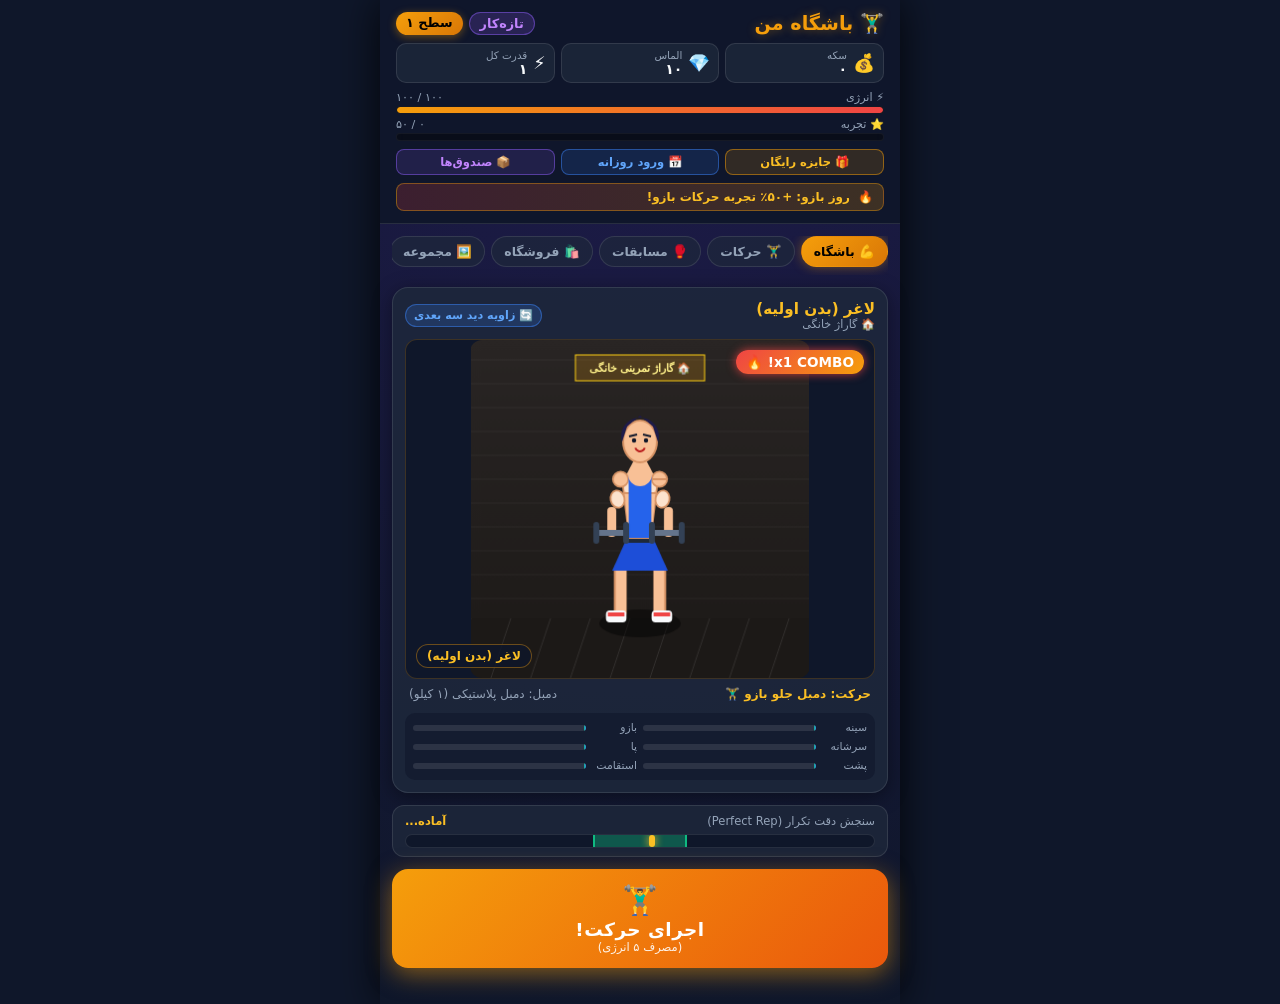
<file: index.html>
<!DOCTYPE html>
<html lang="fa" dir="rtl">
<head>
  <meta charset="UTF-8">
  <meta name="viewport" content="width=device-width, initial-scale=1.0, maximum-scale=1.0, user-scalable=no, viewport-fit=cover">
  <title>باشگاه من - بازی بدنسازی و کلیکر پیشرفته</title>
  <style>
/* Reset & Base Setup */
* {
  box-sizing: border-box;
  margin: 0;
  padding: 0;
  user-select: none;
  -webkit-user-select: none;
  -webkit-touch-callout: none;
  -webkit-tap-highlight-color: transparent;
}

:root {
  --bg-main: #0f172a;
  --bg-card: #1e293b;
  --bg-card-hover: #334155;
  --primary: #f59e0b;
  --primary-glow: rgba(245, 158, 11, 0.4);
  --secondary: #3b82f6;
  --accent-green: #10b981;
  --accent-red: #ef4444;
  --accent-purple: #8b5cf6;
  --accent-gold: #fbbf24;
  --text-main: #f8fafc;
  --text-sub: #94a3b8;
  --border-color: rgba(255, 255, 255, 0.1);
  --font-family: 'Vazirmatn', 'Shabnam', 'B Yekan', system-ui, -apple-system, sans-serif;
}

body {
  font-family: var(--font-family);
  background-color: var(--bg-main);
  color: var(--text-main);
  direction: rtl;
  text-align: right;
  overflow-x: hidden;
  min-height: 100vh;
  display: flex;
  justify-content: center;
  align-items: flex-start;
}

.app-container {
  width: 100%;
  max-width: 520px;
  min-height: 100vh;
  display: flex;
  flex-direction: column;
  background: radial-gradient(circle at top, #1e1b4b 0%, #0f172a 100%);
  position: relative;
  box-shadow: 0 0 40px rgba(0, 0, 0, 0.8);
  padding-bottom: 24px;
}

/* Header & Stats */
.top-header {
  padding: 12px 16px;
  background: rgba(15, 23, 42, 0.94);
  backdrop-filter: blur(12px);
  -webkit-backdrop-filter: blur(12px);
  border-bottom: 1px solid var(--border-color);
  position: sticky;
  top: 0;
  z-index: 10;
}

.brand-row {
  display: flex;
  justify-content: space-between;
  align-items: center;
  margin-bottom: 8px;
}

.game-title {
  font-size: 1.2rem;
  font-weight: 800;
  color: var(--primary);
  text-shadow: 0 0 10px var(--primary-glow);
}

.badges-row {
  display: flex;
  gap: 6px;
}

.rank-badge {
  background: rgba(139, 92, 246, 0.2);
  border: 1px solid rgba(139, 92, 246, 0.5);
  color: #c084fc;
  font-weight: 700;
  padding: 3px 10px;
  border-radius: 16px;
  font-size: 0.8rem;
}

.level-badge {
  background: linear-gradient(135deg, var(--primary), #d97706);
  color: #000;
  font-weight: 800;
  padding: 3px 10px;
  border-radius: 16px;
  font-size: 0.8rem;
  box-shadow: 0 2px 8px var(--primary-glow);
}

.stats-grid {
  display: grid;
  grid-template-columns: 1fr 1fr 1fr;
  gap: 6px;
  margin-bottom: 8px;
}

.stat-card {
  background: rgba(30, 41, 59, 0.8);
  border: 1px solid var(--border-color);
  border-radius: 10px;
  padding: 5px 8px;
  display: flex;
  align-items: center;
  gap: 6px;
}

.stat-icon {
  font-size: 1.1rem;
}

.stat-info {
  display: flex;
  flex-direction: column;
}

.stat-label {
  font-size: 0.65rem;
  color: var(--text-sub);
}

.stat-value {
  font-size: 0.88rem;
  font-weight: 800;
  color: var(--text-main);
  white-space: nowrap;
}

.bars-container {
  display: flex;
  flex-direction: column;
  gap: 4px;
  margin-bottom: 8px;
}

.bar-wrapper {
  display: flex;
  flex-direction: column;
  gap: 2px;
}

.bar-header {
  display: flex;
  justify-content: space-between;
  font-size: 0.7rem;
  color: var(--text-sub);
}

.progress-bar {
  width: 100%;
  height: 8px;
  background: rgba(0, 0, 0, 0.4);
  border-radius: 6px;
  overflow: hidden;
  border: 1px solid rgba(255, 255, 255, 0.05);
}

.progress-fill {
  height: 100%;
  border-radius: 6px;
  transition: width 0.25s ease-out;
}

.energy-fill {
  background: linear-gradient(90deg, #f59e0b, #ef4444);
  box-shadow: 0 0 8px rgba(245, 158, 11, 0.6);
}

.xp-fill {
  background: linear-gradient(90deg, #3b82f6, #8b5cf6);
  box-shadow: 0 0 8px rgba(59, 130, 246, 0.6);
}

/* Quick Action Buttons */
.quick-actions-row {
  display: flex;
  gap: 6px;
  justify-content: space-between;
}

.quick-btn {
  flex: 1;
  background: rgba(30, 41, 59, 0.8);
  border: 1px solid var(--border-color);
  color: var(--text-main);
  font-family: inherit;
  font-size: 0.72rem;
  font-weight: 700;
  padding: 5px 4px;
  border-radius: 8px;
  cursor: pointer;
  transition: all 0.2s ease;
  text-align: center;
}

.quick-btn:active {
  transform: scale(0.96);
}

.quick-btn.ad-btn {
  border-color: rgba(245, 158, 11, 0.5);
  background: rgba(245, 158, 11, 0.15);
  color: var(--accent-gold);
}

.quick-btn.daily-btn {
  border-color: rgba(59, 130, 246, 0.5);
  background: rgba(59, 130, 246, 0.15);
  color: #60a5fa;
}

.quick-btn.chest-btn {
  border-color: rgba(139, 92, 246, 0.5);
  background: rgba(139, 92, 246, 0.15);
  color: #c084fc;
}

.event-banner {
  margin-top: 8px;
  padding: 6px 10px;
  background: linear-gradient(90deg, rgba(239, 68, 68, 0.2), rgba(245, 158, 11, 0.2));
  border: 1px solid rgba(245, 158, 11, 0.4);
  border-radius: 8px;
  display: flex;
  align-items: center;
  gap: 8px;
  font-size: 0.75rem;
  color: var(--accent-gold);
  font-weight: 700;
}

/* Tab Navigation */
.main-content {
  padding: 12px;
  flex: 1;
}

.tab-nav {
  display: flex;
  overflow-x: auto;
  gap: 6px;
  padding-bottom: 8px;
  margin-bottom: 12px;
  scrollbar-width: none;
}

.tab-nav::-webkit-scrollbar {
  display: none;
}

.tab-btn {
  white-space: nowrap;
  background: rgba(30, 41, 59, 0.7);
  border: 1px solid var(--border-color);
  color: var(--text-sub);
  font-family: inherit;
  font-size: 0.78rem;
  font-weight: 700;
  padding: 7px 12px;
  border-radius: 20px;
  cursor: pointer;
  transition: all 0.2s ease;
}

.tab-btn.active {
  background: linear-gradient(135deg, var(--primary), #d97706);
  color: #000;
  border-color: transparent;
  box-shadow: 0 0 12px var(--primary-glow);
}

.tab-page {
  display: none;
}

.tab-page.active-page {
  display: block;
  animation: fadeIn 0.25s ease-out;
}

@keyframes fadeIn {
  from { opacity: 0; transform: translateY(6px); }
  to { opacity: 1; transform: translateY(0); }
}

/* Gym Tab & Character View */
.character-card {
  background: rgba(30, 41, 59, 0.85);
  border: 1px solid var(--border-color);
  border-radius: 16px;
  padding: 12px;
  margin-bottom: 12px;
  box-shadow: 0 4px 20px rgba(0, 0, 0, 0.4);
}

.character-header {
  display: flex;
  justify-content: space-between;
  align-items: center;
  margin-bottom: 8px;
}

.character-titles {
  display: flex;
  flex-direction: column;
}

.character-title {
  font-size: 0.95rem;
  font-weight: 800;
  color: var(--accent-gold);
}

.gym-tier-tag {
  font-size: 0.7rem;
  color: var(--text-sub);
}

.cam-toggle-btn {
  background: rgba(59, 130, 246, 0.2);
  border: 1px solid rgba(59, 130, 246, 0.5);
  color: #60a5fa;
  font-family: inherit;
  font-size: 0.7rem;
  font-weight: 700;
  padding: 4px 8px;
  border-radius: 12px;
  cursor: pointer;
}

.canvas-wrapper {
  position: relative;
  width: 100%;
  aspect-ratio: 1/1;
  background: #0f172a;
  border-radius: 12px;
  overflow: hidden;
  border: 1px solid rgba(245, 158, 11, 0.2);
  display: flex;
  justify-content: center;
  align-items: center;
}

#characterCanvas {
  width: 100%;
  height: 100%;
  object-fit: contain;
}

.combo-badge {
  position: absolute;
  top: 10px;
  right: 10px;
  background: linear-gradient(135deg, #ef4444, #f59e0b);
  color: #fff;
  font-weight: 900;
  padding: 4px 10px;
  border-radius: 12px;
  font-size: 0.85rem;
  box-shadow: 0 0 10px rgba(239, 68, 68, 0.8);
  animation: pulseCombo 0.4s infinite alternate;
}

@keyframes pulseCombo {
  from { transform: scale(1); }
  to { transform: scale(1.1); }
}

.floating-text-container {
  position: absolute;
  top: 0; left: 0; width: 100%; height: 100%;
  pointer-events: none;
}

.active-workout-info-bar {
  display: flex;
  justify-content: space-between;
  align-items: center;
  font-size: 0.75rem;
  padding: 8px 4px 4px 4px;
}

.active-exercise-tag {
  color: var(--accent-gold);
  font-weight: 700;
}

.dumbbell-equipped-badge {
  color: var(--text-sub);
}

/* Muscle Stat Bars Mini Grid */
.muscle-stats-mini-grid {
  display: grid;
  grid-template-columns: 1fr 1fr;
  gap: 6px;
  margin-top: 8px;
  background: rgba(15, 23, 42, 0.6);
  padding: 8px;
  border-radius: 10px;
}

.m-stat-item {
  display: flex;
  align-items: center;
  gap: 6px;
  font-size: 0.68rem;
}

.m-label {
  width: 45px;
  color: var(--text-sub);
}

.m-bar {
  flex: 1;
  height: 6px;
  background: rgba(255, 255, 255, 0.1);
  border-radius: 4px;
  overflow: hidden;
}

.m-fill {
  height: 100%;
  background: linear-gradient(90deg, #10b981, #3b82f6);
  border-radius: 4px;
  transition: width 0.3s ease;
}

/* Rhythm Gauge Bar */
.rhythm-gauge-wrapper {
  background: rgba(30, 41, 59, 0.8);
  border: 1px solid var(--border-color);
  border-radius: 12px;
  padding: 8px 12px;
  margin-bottom: 12px;
}

.rhythm-label {
  display: flex;
  justify-content: space-between;
  font-size: 0.72rem;
  color: var(--text-sub);
  margin-bottom: 6px;
}

.rhythm-feedback {
  font-weight: 800;
  color: var(--accent-gold);
}

.rhythm-bar {
  position: relative;
  width: 100%;
  height: 14px;
  background: #0f172a;
  border-radius: 8px;
  border: 1px solid rgba(255, 255, 255, 0.1);
  overflow: hidden;
}

.rhythm-target-zone {
  position: absolute;
  top: 0; left: 40%; width: 20%; height: 100%;
  background: rgba(16, 185, 129, 0.4);
  border-left: 2px solid #10b981;
  border-right: 2px solid #10b981;
}

.rhythm-indicator {
  position: absolute;
  top: 0; left: 0%; width: 6px; height: 100%;
  background: var(--accent-gold);
  box-shadow: 0 0 8px var(--accent-gold);
  border-radius: 3px;
}

/* Action Workout Button */
.workout-action-area {
  display: flex;
  justify-content: center;
}

.workout-btn {
  width: 100%;
  background: linear-gradient(135deg, #f59e0b, #ea580c);
  color: #fff;
  border: none;
  border-radius: 16px;
  padding: 14px 20px;
  font-family: inherit;
  cursor: pointer;
  display: flex;
  flex-direction: column;
  align-items: center;
  box-shadow: 0 6px 24px rgba(245, 158, 11, 0.5);
  transition: all 0.15s ease;
  position: relative;
  overflow: hidden;
}

.workout-btn:active {
  transform: scale(0.97);
  box-shadow: 0 2px 10px rgba(245, 158, 11, 0.3);
}

.btn-icon {
  font-size: 1.8rem;
  margin-bottom: 2px;
}

.btn-text {
  font-size: 1.15rem;
  font-weight: 900;
  letter-spacing: 0.5px;
}

.btn-subtext {
  font-size: 0.72rem;
  opacity: 0.9;
}

/* Workouts Tab Cards */
.workouts-grid {
  display: grid;
  grid-template-columns: 1fr;
  gap: 10px;
}

.workout-card {
  background: rgba(30, 41, 59, 0.85);
  border: 1px solid var(--border-color);
  border-radius: 12px;
  padding: 12px;
  display: flex;
  justify-content: space-between;
  align-items: center;
}

.workout-card.active-card {
  border-color: var(--primary);
  background: rgba(245, 158, 11, 0.1);
}

.workout-info {
  display: flex;
  align-items: center;
  gap: 10px;
}

.workout-icon-box {
  font-size: 2rem;
  width: 48px;
  height: 48px;
  background: rgba(15, 23, 42, 0.6);
  border-radius: 10px;
  display: flex;
  align-items: center;
  justify-content: center;
}

.workout-text-box h3 {
  font-size: 0.9rem;
  font-weight: 800;
  color: var(--text-main);
  margin-bottom: 2px;
}

.workout-text-box p {
  font-size: 0.72rem;
  color: var(--text-sub);
}

.workout-select-btn {
  background: linear-gradient(135deg, var(--primary), #d97706);
  color: #000;
  border: none;
  font-family: inherit;
  font-size: 0.78rem;
  font-weight: 800;
  padding: 8px 14px;
  border-radius: 10px;
  cursor: pointer;
}

/* Section Titles & Descs */
.section-header {
  margin-bottom: 12px;
}

.section-title {
  font-size: 1.1rem;
  font-weight: 800;
  color: var(--primary);
}

.section-desc {
  font-size: 0.75rem;
  color: var(--text-sub);
}

/* Tournaments */
.tournaments-list {
  display: flex;
  flex-direction: column;
  gap: 10px;
}

.tour-card {
  background: rgba(30, 41, 59, 0.85);
  border: 1px solid var(--border-color);
  border-radius: 12px;
  padding: 12px;
  display: flex;
  justify-content: space-between;
  align-items: center;
}

.tour-info {
  display: flex;
  align-items: center;
  gap: 12px;
}

.tour-avatar {
  font-size: 2.2rem;
}

.tour-details h3 {
  font-size: 0.9rem;
  color: var(--text-main);
}

.tour-details p {
  font-size: 0.72rem;
  color: var(--text-sub);
}

.tour-enter-btn {
  background: linear-gradient(135deg, #10b981, #059669);
  color: #fff;
  border: none;
  font-family: inherit;
  font-size: 0.78rem;
  font-weight: 800;
  padding: 8px 12px;
  border-radius: 10px;
  cursor: pointer;
}

/* Shop */
.shop-categories {
  display: flex;
  gap: 6px;
  margin-bottom: 12px;
  overflow-x: auto;
  scrollbar-width: none;
}

.cat-btn {
  background: rgba(30, 41, 59, 0.8);
  border: 1px solid var(--border-color);
  color: var(--text-sub);
  font-family: inherit;
  font-size: 0.75rem;
  font-weight: 700;
  padding: 6px 12px;
  border-radius: 12px;
  cursor: pointer;
  white-space: nowrap;
}

.cat-btn.active {
  background: var(--secondary);
  color: #fff;
  border-color: transparent;
}

.shop-list {
  display: grid;
  grid-template-columns: 1fr;
  gap: 10px;
}

.shop-item-card {
  background: rgba(30, 41, 59, 0.85);
  border: 1px solid var(--border-color);
  border-radius: 12px;
  padding: 10px 12px;
  display: flex;
  justify-content: space-between;
  align-items: center;
}

.shop-item-left {
  display: flex;
  align-items: center;
  gap: 10px;
}

.shop-item-icon {
  font-size: 1.8rem;
}

.shop-item-info h4 {
  font-size: 0.85rem;
  color: var(--text-main);
}

.shop-item-info p {
  font-size: 0.7rem;
  color: var(--text-sub);
}

.shop-buy-btn {
  background: linear-gradient(135deg, var(--primary), #d97706);
  color: #000;
  border: none;
  font-family: inherit;
  font-size: 0.75rem;
  font-weight: 800;
  padding: 6px 12px;
  border-radius: 8px;
  cursor: pointer;
}

/* My Collection Section */
.collection-sections {
  display: flex;
  flex-direction: column;
  gap: 12px;
}

.collection-card {
  background: rgba(30, 41, 59, 0.85);
  border: 1px solid var(--border-color);
  border-radius: 12px;
  padding: 12px;
}

.collection-card h3 {
  font-size: 0.88rem;
  color: var(--accent-gold);
  margin-bottom: 8px;
}

.collection-grid {
  display: grid;
  grid-template-columns: repeat(auto-fill, minmax(130px, 1fr));
  gap: 8px;
}

.coll-item-box {
  background: rgba(15, 23, 42, 0.6);
  border: 1px solid var(--border-color);
  border-radius: 8px;
  padding: 8px;
  display: flex;
  flex-direction: column;
  align-items: center;
  text-align: center;
  font-size: 0.75rem;
}

.coll-item-box.equipped {
  border-color: var(--primary);
  background: rgba(245, 158, 11, 0.1);
}

/* Honors & Certificates */
.honors-sub-tabs {
  display: flex;
  gap: 6px;
  margin-bottom: 12px;
}

.sub-tab-btn {
  flex: 1;
  background: rgba(30, 41, 59, 0.8);
  border: 1px solid var(--border-color);
  color: var(--text-sub);
  font-family: inherit;
  font-size: 0.75rem;
  font-weight: 700;
  padding: 6px 4px;
  border-radius: 10px;
  cursor: pointer;
}

.sub-tab-btn.active {
  background: var(--accent-purple);
  color: #fff;
  border-color: transparent;
}

.sub-tab-page {
  display: none;
}

.sub-tab-page.active-sub {
  display: block;
}

.medals-grid {
  display: grid;
  grid-template-columns: 1fr 1fr;
  gap: 8px;
}

.medal-box {
  background: rgba(30, 41, 59, 0.85);
  border: 1px solid var(--border-color);
  border-radius: 10px;
  padding: 10px;
  text-align: center;
}

.certificates-list, .achievements-list {
  display: flex;
  flex-direction: column;
  gap: 8px;
}

.cert-card-item, .ach-card-item {
  background: rgba(30, 41, 59, 0.85);
  border: 1px solid var(--border-color);
  border-radius: 10px;
  padding: 10px;
  display: flex;
  justify-content: space-between;
  align-items: center;
}

/* Profile Tab */
.profile-card {
  background: rgba(30, 41, 59, 0.85);
  border: 1px solid var(--border-color);
  border-radius: 14px;
  padding: 12px;
  margin-bottom: 12px;
}

.profile-avatar-row {
  display: flex;
  align-items: center;
  gap: 12px;
  margin-bottom: 12px;
}

.profile-avatar {
  font-size: 2.5rem;
}

.profile-name-row {
  display: flex;
  align-items: center;
  gap: 8px;
}

.edit-name-btn {
  background: none;
  border: none;
  cursor: pointer;
  font-size: 1rem;
}

.profile-stage-tag {
  font-size: 0.75rem;
  color: var(--accent-gold);
}

.profile-stats-grid {
  display: grid;
  grid-template-columns: 1fr 1fr;
  gap: 8px;
}

.p-stat-box {
  background: rgba(15, 23, 42, 0.6);
  padding: 8px;
  border-radius: 8px;
  display: flex;
  flex-direction: column;
}

.p-stat-label {
  font-size: 0.68rem;
  color: var(--text-sub);
}

.p-stat-value {
  font-size: 0.88rem;
  font-weight: 800;
  color: var(--text-main);
}

.card-box {
  background: rgba(30, 41, 59, 0.85);
  border: 1px solid var(--border-color);
  border-radius: 12px;
  padding: 12px;
  margin-bottom: 12px;
}

.card-box-title {
  font-size: 0.95rem;
  color: var(--primary);
  margin-bottom: 6px;
}

.card-box-desc {
  font-size: 0.75rem;
  color: var(--text-sub);
  margin-bottom: 10px;
}

.action-btn {
  width: 100%;
  padding: 10px;
  border-radius: 10px;
  font-family: inherit;
  font-weight: 800;
  font-size: 0.85rem;
  cursor: pointer;
  border: none;
}

.gold-btn {
  background: linear-gradient(135deg, #f59e0b, #d97706);
  color: #000;
}

.outline-btn {
  background: transparent;
  border: 1px solid var(--secondary);
  color: var(--secondary);
}

/* Settings & AdMob Module */
.settings-card {
  display: flex;
  flex-direction: column;
  gap: 12px;
}

.settings-group {
  display: flex;
  flex-direction: column;
  gap: 8px;
}

.setting-btn {
  background: rgba(30, 41, 59, 0.85);
  border: 1px solid var(--border-color);
  color: var(--text-main);
  font-family: inherit;
  padding: 12px;
  border-radius: 10px;
  display: flex;
  justify-content: space-between;
  align-items: center;
  cursor: pointer;
}

.status-on {
  color: var(--accent-green);
  font-weight: 800;
}

.admob-settings-card {
  background: rgba(30, 41, 59, 0.85);
  border: 1px solid rgba(59, 130, 246, 0.3);
  border-radius: 12px;
  padding: 12px;
}

.admob-header {
  display: flex;
  justify-content: space-between;
  align-items: center;
  margin-bottom: 6px;
}

.admob-beta-tag {
  background: rgba(59, 130, 246, 0.2);
  color: #60a5fa;
  font-size: 0.65rem;
  padding: 2px 6px;
  border-radius: 8px;
}

.admob-desc {
  font-size: 0.72rem;
  color: var(--text-sub);
  margin-bottom: 10px;
}

.admob-form {
  display: flex;
  flex-direction: column;
  gap: 8px;
}

.toggle-label {
  display: flex;
  justify-content: space-between;
  align-items: center;
  font-size: 0.78rem;
}

.admob-input-group {
  display: flex;
  flex-direction: column;
  gap: 2px;
}

.admob-input-group label {
  font-size: 0.68rem;
  color: var(--text-sub);
}

.form-input {
  background: #0f172a;
  border: 1px solid var(--border-color);
  color: var(--text-main);
  padding: 8px;
  border-radius: 8px;
  font-family: inherit;
  font-size: 0.78rem;
}

/* Modals */
.modal-overlay {
  position: fixed;
  top: 0; left: 0; right: 0; bottom: 0;
  background: rgba(0, 0, 0, 0.8);
  backdrop-filter: blur(6px);
  display: flex;
  justify-content: center;
  align-items: center;
  z-index: 100;
  padding: 16px;
}

.modal-overlay.hidden {
  display: none;
}

.modal-content {
  background: var(--bg-card);
  border: 1px solid var(--border-color);
  border-radius: 16px;
  padding: 16px;
  width: 100%;
  max-width: 400px;
  text-align: center;
  position: relative;
  box-shadow: 0 10px 30px rgba(0,0,0,0.8);
}

.modal-icon {
  font-size: 2.5rem;
  margin-bottom: 8px;
}

.modal-btn {
  width: 100%;
  padding: 10px;
  border-radius: 10px;
  background: var(--primary);
  color: #000;
  border: none;
  font-family: inherit;
  font-weight: 800;
  margin-top: 8px;
  cursor: pointer;
}

.modal-btn.cancel-btn {
  background: transparent;
  color: var(--text-sub);
  border: 1px solid var(--border-color);
}

.toast {
  position: fixed;
  bottom: 20px;
  left: 50%;
  transform: translateX(-50%);
  background: rgba(15, 23, 42, 0.95);
  border: 1px solid var(--primary);
  color: var(--accent-gold);
  padding: 8px 16px;
  border-radius: 20px;
  font-size: 0.82rem;
  font-weight: 700;
  z-index: 200;
  box-shadow: 0 4px 16px rgba(0,0,0,0.6);
}

.toast.hidden {
  display: none;
}

/* Certificate View Modal Paper */
.certificate-doc-content {
  max-width: 460px;
}

.certificate-paper {
  background: #fefce8;
  color: #1e1b4b;
  border-radius: 8px;
  padding: 16px;
  position: relative;
}

.cert-border {
  border: 3px double #b45309;
  padding: 12px;
  border-radius: 6px;
}

.cert-crown { font-size: 1.8rem; }
.cert-header h2 { font-size: 1.1rem; color: #78350f; margin-bottom: 2px; }
.cert-sub { font-size: 0.65rem; color: #92400e; }
.cert-body { margin: 12px 0; font-size: 0.78rem; line-height: 1.5; }
.cert-recipient-name { font-size: 1.1rem; color: #b45309; margin: 4px 0; }
.cert-title-badge { font-size: 0.95rem; color: #047857; margin: 4px 0; }
.cert-footer { display: flex; justify-content: space-between; font-size: 0.65rem; margin-top: 12px; border-top: 1px dashed #d97706; padding-top: 8px; }

.close-doc-x {
  position: absolute;
  top: 8px; left: 8px;
  background: none; border: none; font-size: 1.2rem; color: #888; cursor: pointer;
}

/* Admin Modal Controls */
.admin-controls {
  margin-top: 12px;
}

.admin-controls.hidden { display: none; }

.admin-btn-grid {
  display: grid;
  grid-template-columns: 1fr 1fr;
  gap: 6px;
}

.admin-action-btn {
  background: rgba(15, 23, 42, 0.6);
  border: 1px solid var(--border-color);
  color: var(--text-main);
  font-family: inherit;
  font-size: 0.7rem;
  padding: 6px;
  border-radius: 6px;
  cursor: pointer;
}

</style>
</head>
<body>
  <div id="appContainer" class="app-container">
    
    <!-- نوار بالای بازی (آمار اصلی) -->
    <header class="top-header">
      <div class="brand-row">
        <h1 class="game-title">🏋️‍♂️ باشگاه من</h1>
        <div class="badges-row">
          <span class="rank-badge" id="rankBadge">تازه‌کار</span>
          <span class="level-badge" id="levelBadge">سطح ۱</span>
        </div>
      </div>

      <div class="stats-grid">
        <div class="stat-card coin-card">
          <span class="stat-icon">💰</span>
          <div class="stat-info">
            <span class="stat-label">سکه</span>
            <span class="stat-value" id="coinsDisplay">۰</span>
          </div>
        </div>

        <div class="stat-card gem-card">
          <span class="stat-icon">💎</span>
          <div class="stat-info">
            <span class="stat-label">الماس</span>
            <span class="stat-value" id="gemsDisplay">۰</span>
          </div>
        </div>

        <div class="stat-card power-card">
          <span class="stat-icon">⚡</span>
          <div class="stat-info">
            <span class="stat-label">قدرت کل</span>
            <span class="stat-value" id="powerDisplay">۱</span>
          </div>
        </div>
      </div>

      <!-- نوارهای پیشرفت (انرژی و تجربه) -->
      <div class="bars-container">
        <div class="bar-wrapper energy-wrapper">
          <div class="bar-header">
            <span>⚡ انرژی</span>
            <span id="energyText">۱۰۰ / ۱۰۰</span>
          </div>
          <div class="progress-bar">
            <div class="progress-fill energy-fill" id="energyFill" style="width: 100%;"></div>
          </div>
        </div>

        <div class="bar-wrapper xp-wrapper">
          <div class="bar-header">
            <span>⭐ تجربه</span>
            <span id="xpText">۰ / ۵0</span>
          </div>
          <div class="progress-bar">
            <div class="progress-fill xp-fill" id="xpFill" style="width: 0%;"></div>
          </div>
        </div>
      </div>

      <!-- دکمه‌های اقدام سریع -->
      <div class="quick-actions-row">
        <button id="quickAdBtn" class="quick-btn ad-btn">🎁 جایزه رایگان</button>
        <button id="quickDailyBtn" class="quick-btn daily-btn">📅 ورود روزانه</button>
        <button id="quickChestBtn" class="quick-btn chest-btn">📦 صندوق‌ها</button>
      </div>

      <!-- بنر رویداد ویژه روزانه -->
      <div id="eventBanner" class="event-banner hidden">
        <span class="event-icon">🔥</span>
        <span id="eventText" class="event-text">روز بازو: +۵۰٪ تجربه حرکات بازو!</span>
      </div>
    </header>

    <!-- بخش اصلی بازی (تب‌ها و صفحات) -->
    <main class="main-content">
      
      <!-- تب‌های ناوبری اصلی -->
      <nav class="tab-nav">
        <button class="tab-btn active" data-tab="gymTab">💪 باشگاه</button>
        <button class="tab-btn" data-tab="workoutsTab">🏋️‍♂️ حرکات</button>
        <button class="tab-btn" data-tab="tournamentTab">🥊 مسابقات</button>
        <button class="tab-btn" data-tab="shopTab">🛍️ فروشگاه</button>
        <button class="tab-btn" data-tab="collectionTab">🖼️ مجموعه</button>
        <button class="tab-btn" data-tab="honorsTab">🏆 افتخارات</button>
        <button class="tab-btn" data-tab="profileTab">👤 پروفایل</button>
        <button class="tab-btn" data-tab="settingsTab">⚙️ تنظیمات</button>
      </nav>

      <!-- تب ۱: باشگاه اصلی و رندر سه بعدی شخصیت -->
      <section id="gymTab" class="tab-page active-page">
        <div class="character-card">
          <div class="character-header">
            <div class="character-titles">
              <span class="character-title" id="muscleStageTitle">لاغر (بدن اولیه)</span>
              <span class="gym-tier-tag" id="gymTierTag">🏠 گاراژ خانگی</span>
            </div>
            <button id="toggleCameraBtn" class="cam-toggle-btn">🔄 زاویه دید سه بعدی</button>
          </div>
          
          <div class="canvas-wrapper" id="canvasContainer" style="position: relative; width: 100%; height: 340px; display: flex; justify-content: center; align-items: center; background: #0f172a; border-radius: 12px; overflow: hidden;">
            <canvas id="characterCanvas" width="340" height="340" style="width: 100%; height: 100%; max-width: 340px; max-height: 340px; border-radius: 12px; display: block;"></canvas>
            <span id="stageBadgeOverlay" style="position: absolute; bottom: 10px; left: 10px; background: rgba(15, 23, 42, 0.85); color: #fbbf24; font-size: 0.75rem; font-weight: 700; padding: 4px 10px; border-radius: 12px; border: 1px solid rgba(245, 158, 11, 0.4); pointer-events: none;">لاغر (بدن اولیه)</span>
            <div id="comboBadge" class="combo-badge hidden">x1 COMBO! 🔥</div>
            <div id="floatingTextContainer" class="floating-text-container"></div>
          </div>

          <!-- نمایش عضلات و تجهیزات فعال -->
          <div class="active-workout-info-bar">
            <span class="active-exercise-tag" id="activeExerciseTag">حرکت فعال: دمبل جلو بازو 🏋️‍♂️</span>
            <span class="dumbbell-equipped-badge" id="dumbbellBadge">دمبل: دمبل پلاستیکی (۱ کیلو)</span>
          </div>

          <!-- نوارهای عضلات هفت‌گانه -->
          <div class="muscle-stats-mini-grid">
            <div class="m-stat-item">
              <span class="m-label">سینه</span>
              <div class="m-bar"><div id="mChestFill" class="m-fill" style="width: 5%;"></div></div>
            </div>
            <div class="m-stat-item">
              <span class="m-label">بازو</span>
              <div class="m-bar"><div id="mArmsFill" class="m-fill" style="width: 5%;"></div></div>
            </div>
            <div class="m-stat-item">
              <span class="m-label">سرشانه</span>
              <div class="m-bar"><div id="mShouldersFill" class="m-fill" style="width: 5%;"></div></div>
            </div>
            <div class="m-stat-item">
              <span class="m-label">پا</span>
              <div class="m-bar"><div id="mLegsFill" class="m-fill" style="width: 5%;"></div></div>
            </div>
            <div class="m-stat-item">
              <span class="m-label">پشت</span>
              <div class="m-bar"><div id="mBackFill" class="m-fill" style="width: 5%;"></div></div>
            </div>
            <div class="m-stat-item">
              <span class="m-label">استقامت</span>
              <div class="m-bar"><div id="mStaminaFill" class="m-fill" style="width: 5%;"></div></div>
            </div>
          </div>
        </div>

        <!-- گیج زمان‌بندی Perfect Rep -->
        <div class="rhythm-gauge-wrapper">
          <div class="rhythm-label">
            <span>سنجش دقت تکرار (Perfect Rep)</span>
            <span id="rhythmFeedback" class="rhythm-feedback">آماده...</span>
          </div>
          <div class="rhythm-bar">
            <div class="rhythm-target-zone"></div>
            <div id="rhythmIndicator" class="rhythm-indicator"></div>
          </div>
        </div>

        <!-- دکمه تمرین بزرگ -->
        <div class="workout-action-area">
          <button id="workoutBtn" class="workout-btn">
            <span class="btn-ripple"></span>
            <span class="btn-icon" id="workoutIcon">🏋️‍♂️</span>
            <span class="btn-text">اجرای حرکت!</span>
            <span class="btn-subtext" id="workoutCostText">(مصرف ۵ انرژی)</span>
          </button>
        </div>
      </section>

      <!-- تب ۲: انتخاب حرکات ورزشی (Workouts) -->
      <section id="workoutsTab" class="tab-page">
        <div class="section-header">
          <h2 class="section-title">🏋️‍♂️ برنامه حرکات ورزشی</h2>
          <p class="section-desc">هر حرکت عضلات خاصی را تقویت کرده و قدرت کل شما را افزایش می‌دهد.</p>
        </div>

        <div class="workouts-grid" id="workoutsGrid">
          <!-- کارت‌های حرکات ورزشی توسط JS رندر می‌شوند -->
        </div>
      </section>

      <!-- تب ۳: مسابقات -->
      <section id="tournamentTab" class="tab-page">
        <div class="section-header">
          <h2 class="section-title">🥊 مسابقات قهرمانی بدنسازی</h2>
          <p class="section-desc">با حریفان سرسخت رقابت کنید، مدال بگیرید و سکه و الماس فراوان کسب کنید!</p>
        </div>

        <div class="tournaments-list" id="tournamentsList">
          <!-- کارت‌های مسابقه توسط JS رندر می‌شوند -->
        </div>
      </section>

      <!-- تب ۴: فروشگاه تجهیزات و وسایل (۱۰۰٪ رایگان و آفلاین) -->
      <section id="shopTab" class="tab-page">
        <div class="section-header">
          <h2 class="section-title">🛍️ فروشگاه تجهیزات باشگاه</h2>
          <p class="section-desc">دمبل‌ها، تجهیزات، لباس‌ها و مکمل‌ها را با سکه و الماس بازی آزاد کنید.</p>
        </div>

        <!-- فیلتر دسته‌بندی فروشگاه -->
        <div class="shop-categories" id="shopCategories">
          <button class="cat-btn active" data-cat="dumbbell">🏋️‍♂️ دمبل‌ها</button>
          <button class="cat-btn" data-cat="equipment">🧱 تجهیزات</button>
          <button class="cat-btn" data-cat="outfit">👕 لباس‌ها</button>
          <button class="cat-btn" data-cat="booster">🧪 مکمل‌ها</button>
        </div>

        <div class="shop-list" id="shopList">
          <!-- آیتم‌های فروشگاه توسط JS رندر می‌شوند -->
        </div>
      </section>

      <!-- تب ۵: مجموعه من (My Collection) -->
      <section id="collectionTab" class="tab-page">
        <div class="section-header">
          <h2 class="section-title">🖼️ مجموعه وسایل و دارایی‌های من</h2>
          <p class="section-desc">تمام تجهیزات، لباس‌ها و مدال‌های آزاد شده خود را یکجا بررسی کنید.</p>
        </div>

        <div class="collection-sections">
          <div class="collection-card">
            <h3>🏋️‍♂️ دمبل‌های خریداری شده</h3>
            <div class="collection-grid" id="collDumbbells"></div>
          </div>

          <div class="collection-card">
            <h3>👕 لباس‌ها و پوشاک</h3>
            <div class="collection-grid" id="collOutfits"></div>
          </div>

          <div class="collection-card">
            <h3>🧱 تجهیزات باشگاه</h3>
            <div class="collection-grid" id="collEquipment"></div>
          </div>

          <div class="collection-card">
            <h3>🏠 ارتقای محیط باشگاه</h3>
            <div class="gym-upgrade-box" id="gymUpgradeBox"></div>
          </div>
        </div>
      </section>

      <!-- تب ۶: افتخارات (مدال‌ها، گواهی‌ها، دستاوردها) -->
      <section id="honorsTab" class="tab-page">
        <div class="section-header">
          <h2 class="section-title">🏆 تالار افتخارات من</h2>
          <p class="section-desc">مدال‌ها، گواهی‌های رسمی بدنسازی و دستاوردهای ۳۰‌گانه خود را مشاهده کنید.</p>
        </div>

        <div class="honors-sub-tabs">
          <button class="sub-tab-btn active" data-sub="medalsSub">🥇 مدال‌ها</button>
          <button class="sub-tab-btn" data-sub="certificatesSub">📜 گواهی‌ها</button>
          <button class="sub-tab-btn" data-sub="achievementsSub">🏆 دستاوردها (۳۰+)</button>
        </div>

        <!-- زیرتب مدال‌ها -->
        <div id="medalsSub" class="sub-tab-page active-sub">
          <div class="medals-grid" id="medalsGrid"></div>
        </div>

        <!-- زیرتب گواهی‌ها -->
        <div id="certificatesSub" class="sub-tab-page">
          <div class="certificates-list" id="certificatesList"></div>
        </div>

        <!-- زیرتب دستاوردها -->
        <div id="achievementsSub" class="sub-tab-page">
          <div class="achievements-list" id="achievementsList"></div>
        </div>
      </section>

      <!-- تب ۷: پروفایل، چالش‌ها و درباره سازنده -->
      <section id="profileTab" class="tab-page">
        <!-- کارت پروفایل بازیکن -->
        <div class="profile-card">
          <div class="profile-avatar-row">
            <div class="profile-avatar" id="profileAvatar">🏋️‍♂️</div>
            <div class="profile-main-info">
              <div class="profile-name-row">
                <h2 id="profileNameDisplay">ورزشکار قهرمان</h2>
                <button id="editNameBtn" class="edit-name-btn">✏️</button>
              </div>
              <span class="profile-stage-tag" id="profileStageTag">سطح ۱ - تازه‌کار</span>
            </div>
          </div>

          <div class="profile-stats-grid">
            <div class="p-stat-box">
              <span class="p-stat-label">تعداد کل تکرارها</span>
              <span class="p-stat-value" id="pTotalReps">۰</span>
            </div>
            <div class="p-stat-box">
              <span class="p-stat-label">برد در مسابقات</span>
              <span class="p-stat-value" id="pTournamentWins">۰ / ۰</span>
            </div>
            <div class="p-stat-box">
              <span class="p-stat-label">مدال‌ها</span>
              <span class="p-stat-value" id="pMedalCount">۰ / ۶</span>
            </div>
            <div class="p-stat-box">
              <span class="p-stat-label">گواهی‌های رسمی</span>
              <span class="p-stat-value" id="pCertCount">۰ / ۷</span>
            </div>
            <div class="p-stat-box">
              <span class="p-stat-label">سطح بازگشت (Prestige)</span>
              <span class="p-stat-value" id="pPrestigeCount">۰</span>
            </div>
            <div class="p-stat-box">
              <span class="p-stat-label">محیط باشگاه</span>
              <span class="p-stat-value" id="pGymTierName">گاراژ خانگی</span>
            </div>
          </div>
        </div>

        <!-- چالش‌های روزانه و هفتگی -->
        <div class="card-box quests-box">
          <h3 class="card-box-title">🎯 چالش‌های روزانه و هفتگی</h3>
          <div class="quests-list" id="dailyQuestsList"></div>
        </div>

        <!-- سیستم Prestige (بازگشت قهرمان) -->
        <div class="card-box prestige-box">
          <h3 class="card-box-title">👑 بازگشت قهرمان (Prestige)</h3>
          <p class="card-box-desc">با رسیدن به سطح ۲۵ می‌توانید سطح خود را بازنشانی کرده و +۲۰٪ قدرت و سرعت درآمد دائم دریافت کنید.</p>
          <button id="prestigeBtn" class="action-btn gold-btn">اجرای بازگشت قهرمان 👑</button>
        </div>

        <!-- درباره سازنده -->
        <div class="card-box creator-box">
          <h3 class="card-box-title">👨‍💻 درباره سازنده</h3>
          <p class="creator-name"><strong>سازنده:</strong> امیرعباس جمالیان</p>
          <p class="creator-email">📧 amirabbasjamalian@gmail.com</p>
          <p class="creator-quote">«ساخته شده با ❤️ توسط امیرعباس جمالیان»</p>
        </div>
      </section>

      <!-- تب ۸: تنظیمات -->
      <section id="settingsTab" class="tab-page">
        <div class="settings-card">
          <h2 class="section-title">⚙️ تنظیمات بازی</h2>
          
          <div class="settings-group">
            <button id="soundToggleBtn" class="setting-btn">
              <span>🔊 افکت‌های صوتی</span>
              <span id="soundStatusText" class="status-on">روشن</span>
            </button>

            <button id="manualSaveBtn" class="setting-btn save-btn">
              <span>💾 ذخیره دستی بازی</span>
              <span class="btn-sub">ذخیره خودکار فعال است</span>
            </button>

            <button id="resetGameBtn" class="setting-btn reset-btn">
              <span>⚠️ شروع مجدد بازی</span>
              <span class="btn-sub">پاکسازی کامل پیشرفت</span>
            </button>
          </div>

          <div class="info-box">
            <h3>ℹ️ درباره بازی «باشگاه من»</h3>
            <p>این بازی کاملاً رایگان، آفلاین و به زبان فارسی طراحی شده است.</p>
            <div style="display:flex; justify-content:space-between; align-items:center; margin-top:8px;">
              <span class="version-tag" id="versionTag" style="cursor:pointer;" title="لمس ۵ باره برای مدیریت تبلیغات">نسخه ۳.۰.۰ (ارتقای ویژه)</span>
              <button id="openAdmobSecretBtn" style="background:none; border:none; color:rgba(255,255,255,0.2); font-size:0.8rem; cursor:pointer;" title="مدیریت">🔒</button>
            </div>
          </div>

          <!-- بخش کد جایزه ویژه (مخفی) -->
          <div class="settings-group" style="margin-top:14px; background:rgba(245,158,11,0.08); border:1px dashed rgba(245,158,11,0.35); padding:14px; border-radius:12px;">
            <div style="display:flex; justify-content:space-between; align-items:center; margin-bottom:8px;">
              <span style="font-size:0.88rem; font-weight:bold; color:#facc15;">🎁 کد جایزه ویژه (مخفی)</span>
              <span style="font-size:0.7rem; color:#94a3b8;">کد هدیه</span>
            </div>
            <div style="display:flex; gap:8px;">
              <input type="text" id="secretCodeInput" placeholder="کد جایزه را وارد کنید..." style="flex:1; background:#0f172a; border:1px solid #334155; color:#fff; padding:8px 12px; border-radius:8px; font-size:0.85rem; outline:none;" />
              <button id="redeemSecretCodeBtn" class="action-btn gold-btn" style="padding:8px 16px; font-size:0.82rem; white-space:nowrap;">اعمال کد 🔑</button>
            </div>
          </div>
        </div>
      </section>

    </main>

    <!-- نوار اعلان سریع (Toast) -->
    <div id="toastNotification" class="toast hidden"></div>

    <!-- مدال مبارزه مسابقه (Battle Arena Modal) -->
    <div id="battleModal" class="modal-overlay hidden">
      <div class="modal-content battle-content">
        <h2 class="battle-title" id="battleTitle">مسابقه تازه‌کارها</h2>
        <div class="battle-vs-row">
          <div class="fighter-box player-box">
            <span class="fighter-avatar" id="playerBattleAvatar">🏋️‍♂️</span>
            <span class="fighter-name" id="playerBattleName">شما</span>
            <span class="fighter-power" id="playerBattlePower">قدرت: ۱۰۰</span>
          </div>
          <div class="vs-badge">VS</div>
          <div class="fighter-box opponent-box">
            <span class="fighter-avatar" id="opponentBattleAvatar">🥊</span>
            <span class="fighter-name" id="opponentBattleName">حریف</span>
            <span class="fighter-power" id="opponentBattlePower">قدرت: ۱۲۰</span>
          </div>
        </div>

        <!-- نوار چالش مسابقه -->
        <div class="battle-progress-wrapper">
          <div class="battle-progress-bar">
            <div id="battleProgressFill" class="battle-progress-fill" style="width: 50%;"></div>
          </div>
          <span id="battleTimerText" class="battle-timer">زمان باقی‌مانده: ۱۰ ثانیه</span>
        </div>

        <button id="tapBattleBtn" class="battle-tap-btn">🔥 سریع لمس کن! 🔥</button>
      </div>
    </div>

    <!-- مدال عمومی تبریک و افتخار (Congratulations Modal) -->
    <div id="congratulationsModal" class="modal-overlay hidden">
      <div class="modal-content victory-content" style="border:1px solid #facc15; box-shadow:0 0 25px rgba(250,204,21,0.35);">
        <div class="modal-icon" id="congModalIcon">🏆</div>
        <h2 id="congModalTitle" style="color:#facc15;">تبریک می‌گوییم!</h2>
        <p id="congModalDesc" style="font-size:0.88rem; color:#f8fafc; margin:14px 0; white-space:pre-line; line-height:1.6;"></p>
        <button id="closeCongModalBtn" class="modal-btn">فوق‌العاده است! 🎉</button>
      </div>
    </div>

    <!-- مدال پیروزی در مسابقه -->
    <div id="victoryModal" class="modal-overlay hidden">
      <div class="modal-content victory-content">
        <div class="modal-icon">🏆</div>
        <h2>پیروزی در مسابقه!</h2>
        <p id="victoryMessage">شما موفق شدید حریف خود را شکست دهید!</p>
        <div class="modal-rewards" id="victoryRewardsList"></div>
        <button id="closeVictoryBtn" class="modal-btn">عالیه! دریافت جوایز 🎉</button>
      </div>
    </div>

    <!-- مدال شکست در مسابقه -->
    <div id="defeatModal" class="modal-overlay hidden">
      <div class="modal-content defeat-content">
        <div class="modal-icon">💔</div>
        <h2>شکست در مسابقه</h2>
        <p id="defeatMessage">قدرت شما برای این حریف کافی نبود. بیشتر تمرین کنید!</p>
        <button id="closeDefeatBtn" class="modal-btn cancel-btn">تلاش مجدد 💪</button>
      </div>
    </div>

    <!-- مدال نمایش و دانلود گواهی رسمی -->
    <div id="certificateViewModal" class="modal-overlay hidden">
      <div class="modal-content certificate-doc-content">
        <button id="closeCertDocBtn" class="close-doc-x">✕</button>
        <div class="certificate-paper" id="certificatePaper">
          <div class="cert-border">
            <div class="cert-header">
              <span class="cert-crown">👑</span>
              <h2>گواهی رسمی افتخار بدنسازی</h2>
              <span class="cert-sub">جمهوری اسلامی ایران - فدراسیون بدنسازی «باشگاه من»</span>
            </div>
            <div class="cert-body">
              <p>بدین‌وسیله گواهی می‌شود که ورزشکار گرامی:</p>
              <h3 class="cert-recipient-name" id="certRecipientName">قهرمان بدنسازی</h3>
              <p>با تلاش شایسته و کسب حد نصاب تمرینات، موفق به دریافت درجه رسمی:</p>
              <h4 class="cert-title-badge" id="certTitleBadge">گواهی ورزشکار حرفه‌ای</h4>
              <p>گردیده است.</p>
            </div>
            <div class="cert-footer">
              <div class="cert-sign">
                <span>تأییدکننده:</span>
                <strong>فدراسیون باشگاه من</strong>
              </div>
              <div class="cert-seal">
                <span>مهر رسمی 🏅</span>
              </div>
              <div class="cert-date">
                <span>تاریخ صدور:</span>
                <strong id="certIssueDate">۱۴۰۳/۰۵/۲۲</strong>
              </div>
            </div>
          </div>
        </div>
        <button id="saveCertImageBtn" class="modal-btn gold-btn" style="margin-top: 12px;">💾 ذخیره / دانلود تصویر گواهی</button>
      </div>
    </div>

    <!-- مدال باز کردن صندوق‌ها -->
    <div id="chestModal" class="modal-overlay hidden">
      <div class="modal-content chest-content">
        <div class="modal-icon chest-anim" id="chestIcon">📦</div>
        <h2 id="chestModalTitle">صندوق جایزه رایگان</h2>
        <div class="chest-options" id="chestOptions"></div>
        <div class="modal-rewards hidden" id="chestRewardsList"></div>
        <button id="closeChestBtn" class="modal-btn">بستن</button>
      </div>
    </div>

    <!-- مدال پاداش روزانه (Streak Calendar) -->
    <div id="dailyModal" class="modal-overlay hidden">
      <div class="modal-content daily-content">
        <div class="modal-icon">📅</div>
        <h2>پاداش ورود روزانه</h2>
        <p>هر روز سر بزنید تا جوایز بزرگتر و الماس رایگان دریافت کنید!</p>
        <div class="daily-streak-grid" id="dailyStreakGrid"></div>
        <button id="claimDailyBtn" class="modal-btn gold-btn">دریافت پاداش امروز 🎁</button>
        <button id="closeDailyBtn" class="modal-btn cancel-btn" style="margin-top: 8px;">بستن</button>
      </div>
    </div>

    <!-- مدال جایزه رایگان (Rewarded Ad / Gift Modal) -->
    <div id="adModal" class="modal-overlay hidden">
      <div class="modal-content ad-content">
        <div class="modal-icon">🎁</div>
        <h2>🎁 دریافت هدایای ویژه</h2>
        <p>یک هدیه رایگان انتخاب کنید (کاملاً آفلاین یا ویدئوی کوتاه):</p>
        <div class="ad-options-list">
          <button class="ad-opt-btn" onclick="game.watchAd('coins')">💰 +۵۰۰ سکه رایگان فوری</button>
          <button class="ad-opt-btn" onclick="game.watchAd('gems')">💎 +۲۰ الماس رایگان فوری</button>
          <button class="ad-opt-btn" onclick="game.watchAd('energy')">⚡ شارژ کامل فوری انرژی</button>
          <button class="ad-opt-btn" onclick="game.watchAd('xp')">⭐ +۱,۰۰۰ تجربه سریع</button>
        </div>
        
        <!-- صفحه نمایش ویدئوی شبیه‌سازی‌شده -->
        <div id="adScreen" class="ad-player-screen hidden">
          <div class="ad-player-box">
            <span>📺 در حال آماده‌سازی جایزه...</span>
            <span id="adCountdownText" class="ad-timer">۳ ثانیه</span>
          </div>
        </div>

        <button id="closeAdBtn" class="modal-btn cancel-btn" style="margin-top: 12px;">انصراف</button>
      </div>
    </div>

    <!-- مدال رویداد تصادفی (Random Event Modal) -->
    <div id="eventModal" class="modal-overlay hidden">
      <div class="modal-content event-modal-content">
        <div class="modal-icon" id="eventModalIcon">🔥</div>
        <h2 id="eventModalTitle">رویداد غیرمنتظره!</h2>
        <p id="eventModalDesc">یک چالش سریع در باشگاه رخ داده است!</p>
        <button id="claimEventBtn" class="modal-btn gold-btn">دریافت پاداش رویداد 🎉</button>
      </div>
    </div>

    <!-- مدال ویرایش نام بازیکن -->
    <div id="editNameModal" class="modal-overlay hidden">
      <div class="modal-content edit-name-content">
        <div class="modal-icon">✏️</div>
        <h2>ویرایش نام بازیکن</h2>
        <input type="text" id="playerNameInput" class="form-input" placeholder="نام خود را وارد کنید..." maxlength="25">
        <div class="modal-actions" style="margin-top: 12px;">
          <button id="saveNameBtn" class="modal-btn">ذخیره نام</button>
          <button id="cancelNameBtn" class="modal-btn cancel-btn">انصراف</button>
        </div>
      </div>
    </div>

    <!-- مدال ورود به پنل مخفی مدیریت تبلیغات AdMob -->
    <div id="admobAuthModal" class="modal-overlay hidden">
      <div class="modal-content admin-content">
        <div class="modal-icon">🔒</div>
        <h2>ورود به مدیریت تبلیغات</h2>
        <p class="admin-sub">جهت فعال‌سازی یا تغییر تنظیمات تبلیغات AdMob</p>
        
        <div style="margin: 12px 0;">
          <input type="password" id="admobPassInput" class="form-input" placeholder="رمز عبور مدیریت تبلیغات را وارد کنید..." autocomplete="off">
          <button id="loginAdmobBtn" class="modal-btn gold-btn" style="margin-top: 10px;">ورود به پنل 🔓</button>
        </div>

        <button id="closeAdmobAuthBtn" class="modal-btn cancel-btn" style="margin-top: 8px;">بستن</button>
      </div>
    </div>

    <!-- مدال تنظیمات AdMob (دسترسی فقط با رمز عبور 0960021590) -->
    <div id="admobConfigModal" class="modal-overlay hidden">
      <div class="modal-content admin-content">
        <div class="modal-icon">📺</div>
        <h2>پنل اختصاصی مدیریت تبلیغات AdMob</h2>
        <p class="admin-sub">مخصوص مدیریت آنلاین و آفلاین سیستم تبلیغاتی</p>
        
        <div class="admob-form" style="text-align: right; margin-top: 12px;">
          <label class="toggle-label" style="display:flex; justify-content:space-between; align-items:center; margin-bottom:10px; background:rgba(15,23,42,0.6); padding:8px 12px; border-radius:8px;">
            <span>فعال‌سازی تبلیغات AdMob:</span>
            <input type="checkbox" id="admobEnableToggle">
          </label>

          <label class="toggle-label" style="display:flex; justify-content:space-between; align-items:center; margin-bottom:10px; background:rgba(15,23,42,0.6); padding:8px 12px; border-radius:8px;">
            <span>حالت تست (Test Ads):</span>
            <input type="checkbox" id="admobTestToggle" checked>
          </label>

          <div class="admob-input-group" style="margin-bottom:8px;">
            <label style="font-size:0.75rem; color:#94a3b8; display:block; margin-bottom:4px;">شناسه برنامه (App ID):</label>
            <input type="text" id="admobAppIdInput" class="form-input" placeholder="ca-app-pub-3940256099942544~3347511713">
          </div>

          <div class="admob-input-group" style="margin-bottom:8px;">
            <label style="font-size:0.75rem; color:#94a3b8; display:block; margin-bottom:4px;">شناسه تبلیغ بنری (Banner ID):</label>
            <input type="text" id="admobBannerIdInput" class="form-input" placeholder="ca-app-pub-3940256099942544/6300978111">
          </div>

          <div class="admob-input-group" style="margin-bottom:8px;">
            <label style="font-size:0.75rem; color:#94a3b8; display:block; margin-bottom:4px;">شناسه تبلیغ جایزه‌ای (Rewarded ID):</label>
            <input type="text" id="admobRewardedIdInput" class="form-input" placeholder="ca-app-pub-3940256099942544/5224354917">
          </div>

          <button id="saveAdmobConfigBtn" class="modal-btn gold-btn" style="margin-top: 12px;">💾 ذخیره تنظیمات AdMob</button>
        </div>

        <button id="closeAdmobConfigBtn" class="modal-btn cancel-btn" style="margin-top: 10px;">بستن پنل</button>
      </div>
    </div>

    <!-- مدال لول آپ (Level Up Modal) -->
    <div id="levelUpModal" class="modal-overlay hidden">
      <div class="modal-content levelup-content">
        <div class="modal-icon">🎉</div>
        <h2>ارتقای سطح!</h2>
        <p id="levelUpMessage">تبریک! شما به سطح جدید رسیدید.</p>
        <div class="modal-rewards">
          <div class="reward-item">➕ پاداش سکه: <span id="levelUpCoinsReward">+۵۰</span> 💰</div>
          <div class="reward-item">➕ پاداش الماس: <span id="levelUpGemsReward">+۵</span> 💎</div>
          <div class="reward-item">➕ افزایش انرژی بیشینه! ⚡</div>
        </div>
        <button id="closeLevelUpBtn" class="modal-btn">عالیه! ادامه تمرین 💪</button>
      </div>
    </div>

    <!-- مدال تأیید شروع مجدد (Reset Modal) -->
    <div id="resetModal" class="modal-overlay hidden">
      <div class="modal-content reset-content">
        <div class="modal-icon">⚠️</div>
        <h2>شروع مجدد بازی؟</h2>
        <p>آیا مطمئن هستید؟ تمام پیشرفت، سطح، سکه‌ها و آیتم‌ها پاک خواهند شد.</p>
        <div class="modal-actions">
          <button id="confirmResetBtn" class="modal-btn danger-btn">بله، پاکسازی کن</button>
          <button id="cancelResetBtn" class="modal-btn cancel-btn">انصراف</button>
        </div>
      </div>
    </div>

  </div>

  <script>
/**
 * بازی «باشگاه من» - نسخه ارتقا یافته v3.0
 * ساخته شده توسط امیرعباس جمالیان
 * کاملاً آفلاین، رایگان، به زبان فارسی و بدون هیچ‌گونه پرداخت درون‌برنامه‌ای پولی.
 */

// --- ۱. ابزارهای فارسی ---
const PersianUtils = {
  persianDigits: ['۰', '۱', '۲', '۳', '۴', '۵', '۶', '۷', '۸', '۹'],
  
  toPersian(num) {
    if (num === null || num === undefined) return '۰';
    return num.toString().replace(/\d/g, (digit) => this.persianDigits[parseInt(digit, 10)]);
  },

  formatNumber(num) {
    if (isNaN(num)) return '۰';
    const formatted = Math.floor(num).toLocaleString('en-US');
    return this.toPersian(formatted);
  },

  getPersianDate() {
    try {
      const today = new Date();
      return new Intl.DateTimeFormat('fa-IR').format(today);
    } catch (e) {
      return '۱۴۰۳/۰۵/۲۲';
    }
  }
};

// --- ۲. داده‌های بازی ---

// مراحل فیزیکی بدن (۸ مرحله)
const MUSCLE_STAGES = [
  { levelReq: 1,  powerReq: 0,      id: 'thin',           title: 'لاغر (بدن اولیه)',           scale: 0.82, chestScale: 0.75, armScale: 0.70, absLines: 0 },
  { levelReq: 5,  powerReq: 100,    id: 'slightly_fit',   title: 'کمی ورزیده (عضلات اولیه)',    scale: 0.95, chestScale: 0.90, armScale: 0.88, absLines: 1 },
  { levelReq: 12, powerReq: 500,    id: 'fit',            title: 'ورزیده (بدن خوش‌فرم)',       scale: 1.10, chestScale: 1.08, armScale: 1.10, absLines: 2 },
  { levelReq: 22, powerReq: 3000,   id: 'muscular',       title: 'عضلانی (۶ تکه نمایان)',       scale: 1.25, chestScale: 1.28, armScale: 1.30, absLines: 3 },
  { levelReq: 35, powerReq: 12000,  id: 'pro',            title: 'حرفه‌ای (بدنساز مسابقه‌ای)',   scale: 1.42, chestScale: 1.48, armScale: 1.55, absLines: 3 },
  { levelReq: 50, powerReq: 50000,  id: 'super_muscular', title: 'فوق عضلانی (تنومند)',         scale: 1.60, chestScale: 1.68, armScale: 1.78, absLines: 4 },
  { levelReq: 70, powerReq: 200000, id: 'champion',       title: 'قهرمان سنگین‌وزن',           scale: 1.78, chestScale: 1.88, armScale: 2.00, absLines: 4 },
  { levelReq: 90, powerReq: 800000, id: 'hero',           title: 'تایتان افسانه‌ای (غول‌پیکر)',   scale: 1.95, chestScale: 2.10,  armScale: 2.25, absLines: 4 }
];

// درجه‌بندی رتبه (Ranks)
const RANKS = [
  { levelReq: 1,  title: 'تازه‌کار' },
  { levelReq: 8,  title: 'مبتدی' },
  { levelReq: 18, title: 'ورزشکار' },
  { levelReq: 30, title: 'حرفه‌ای' },
  { levelReq: 50, title: 'قهرمان' },
  { levelReq: 75, title: 'استاد' },
  { levelReq: 100,title: 'افسانه' }
];

// لیست حرکات تخصصی ورزشی
const WORKOUT_TYPES = [
  { id: 'biceps_curl',    name: 'دمبل جلو بازو',   icon: '🏋️‍♂️', target: 'arms',      targetName: 'بازو',     energyCost: 5,  powerGain: 2,  statGain: 1.2, xpGain: 10, coinGain: 12, reqLevel: 1 },
  { id: 'bench_press',   name: 'پرس سینه',        icon: '🏋️',  target: 'chest',     targetName: 'سینه',     energyCost: 6,  powerGain: 3,  statGain: 1.5, xpGain: 14, coinGain: 18, reqLevel: 3 },
  { id: 'squat',         name: 'اسکوات پا',        icon: '🦵',  target: 'legs',      targetName: 'پاها',     energyCost: 7,  powerGain: 4,  statGain: 1.8, xpGain: 18, coinGain: 24, reqLevel: 6 },
  { id: 'shoulder_press',name: 'پرس سرشانه',      icon: '🦾',  target: 'shoulders', targetName: 'سرشانه',   energyCost: 6,  powerGain: 3,  statGain: 1.4, xpGain: 16, coinGain: 20, reqLevel: 10 },
  { id: 'deadlift',      name: 'ددلیفت پشت',       icon: '🧱',  target: 'back',      targetName: 'پشت',      energyCost: 8,  powerGain: 5,  statGain: 2.0, xpGain: 22, coinGain: 28, reqLevel: 15 },
  { id: 'treadmill',     name: 'دویدن روی تردمیل', icon: '🏃',  target: 'stamina',   targetName: 'استقامت',  energyCost: 5,  powerGain: 2,  statGain: 1.5, xpGain: 12, coinGain: 15, reqLevel: 1 }
];

// مسابقات بدنسازی (۶ سطح با درجه سختی بالا)
const TOURNAMENTS = [
  { id: 'rookie_tour',   title: 'مسابقه تازه‌کارها', opponentName: 'حمید کم‌قدرت', opponentAvatar: '🥊', opponentPower: 60,     reqLevel: 1,  rewardCoins: 500,    rewardXp: 100,  rewardGems: 5,   rewardMedal: 'bronze' },
  { id: 'beginner_tour', title: 'مسابقه مبتدی‌ها', opponentName: 'رضا دمبل‌زن', opponentAvatar: '🏋️‍♂️', opponentPower: 350,    reqLevel: 6,  rewardCoins: 2500,   rewardXp: 400,  rewardGems: 12,  rewardMedal: 'silver' },
  { id: 'amateur_tour',  title: 'مسابقه آماتورها', opponentName: 'سهراب ستون', opponentAvatar: '🦾', opponentPower: 2000,   reqLevel: 15, rewardCoins: 12000,  rewardXp: 1500, rewardGems: 30,  rewardMedal: 'gold' },
  { id: 'pro_tour',      title: 'مسابقه حرفه‌ای‌ها', opponentName: 'کامران کیلوگرم', opponentAvatar: '🔱', opponentPower: 12000,  reqLevel: 30, rewardCoins: 50000,  rewardXp: 5000, rewardGems: 80,  rewardMedal: 'platinum' },
  { id: 'champion_tour', title: 'مسابقه قهرمانان', opponentName: 'فرهاد پولادین', opponentAvatar: '👑', opponentPower: 60000,  reqLevel: 55, rewardCoins: 200000, rewardXp: 20000,rewardGems: 200, rewardMedal: 'diamond' },
  { id: 'legend_tour',   title: 'مسابقه افسانه‌ها', opponentName: 'آرش اسطوره', opponentAvatar: '🔥', opponentPower: 300000, reqLevel: 80, rewardCoins: 1000000,rewardXp: 80000,rewardGems: 500, rewardMedal: 'legend' }
];

// مدال‌ها
const MEDALS = [
  { id: 'bronze',   title: '🥉 مدال برنز',   desc: 'پیروزی در مسابقه تازه‌کارها' },
  { id: 'silver',   title: '🥈 مدال نقره',   desc: 'پیروزی در مسابقه مبتدی‌ها' },
  { id: 'gold',     title: '🥇 مدال طلا',     desc: 'پیروزی در مسابقه آماتورها' },
  { id: 'platinum', title: '✨ مدال پلاتین', desc: 'پیروزی در مسابقه حرفه‌ای‌ها' },
  { id: 'diamond',  title: '💎 مدال الماس',  desc: 'پیروزی در مسابقه قهرمانان' },
  { id: 'legend',   title: '🔥 مدال افسانه', desc: 'پیروزی در مسابقه افسانه‌ها' }
];

// گواهی‌های رسمی
const CERTIFICATES = [
  { id: 'cert_rookie',   title: 'گواهی تازه‌کار',   reqLevel: 1,  desc: 'تکمیل اولین تمرینات باشگاهی' },
  { id: 'cert_beginner', title: 'گواهی مبتدی',   reqLevel: 8,  desc: 'رسیدن به سطح ۸ و کسب آمادگی اولیه' },
  { id: 'cert_athlete',  title: 'گواهی ورزشکار',  reqLevel: 18, desc: 'رسیدن به سطح ۱۸ و فرم‌گیری عضلات' },
  { id: 'cert_pro',      title: 'گواهی حرفه‌ای',  reqLevel: 30, desc: 'رسیدن به سطح ۳۰ و ورود به دنیای حرفه‌ای' },
  { id: 'cert_champion', title: 'گواهی قهرمان',  reqLevel: 50, desc: 'رسیدن به سطح ۵۰ و پیروزی در جام قهرمانی' },
  { id: 'cert_master',   title: 'گواهی استاد',    reqLevel: 75, desc: 'رسیدن به سطح ۷۵ و تسلط کامل بر بدنسازی' },
  { id: 'cert_legend',   title: 'گواهی افسانه',  reqLevel: 100,desc: 'رسیدن به سطح ۱۰۰ و ثبت نام در تالار جاودانان' }
];

// تابع سنجش دقیق شرایط دستاوردها (قفل‌گذاری واقعی)
function isAchievementMet(a, state) {
  if (!a || !state) return false;
  if (a.reqReps && state.reps < a.reqReps) return false;
  if (a.reqWins && state.tournamentsWon < a.reqWins) return false;
  if (a.reqLevel && state.level < a.reqLevel) return false;
  if (a.reqPower && state.power < a.reqPower) return false;
  if (a.reqCoins && state.coins < a.reqCoins) return false;
  if (a.reqArms && state.arms < a.reqArms) return false;
  if (a.reqChest && state.chest < a.reqChest) return false;
  if (a.reqLegs && state.legs < a.reqLegs) return false;
  if (a.reqCombo && state.combo < a.reqCombo) return false;
  if (a.reqPerfects && state.perfectReps < a.reqPerfects) return false;
  if (a.reqGymTier && state.gymTierIndex < a.reqGymTier) return false;
  if (a.reqChests && state.chestsOpened < a.reqChests) return false;
  if (a.reqPrestige && state.prestigeCount < a.reqPrestige) return false;
  if (a.reqItems && state.ownedItems.length < a.reqItems) return false;
  if (a.reqStreak && state.dailyStreakDay < a.reqStreak) return false;
  return true;
}

// ۳۰ دستاورد کامل، چالش‌برانگیز و معتبر
const ACHIEVEMENTS = [
  { id: 'ach_1',     title: 'اولین حرکت',      desc: '۱ بار تمرین کن',              reqReps: 1,        rewardCoins: 200,   rewardGems: 2 },
  { id: 'ach_50',    title: '۱۰۰ تکرار',       desc: '۱۰۰ بار حرکت ورزشی انجام بده', reqReps: 100,      rewardCoins: 1000,  rewardGems: 10 },
  { id: 'ach_200',   title: '۵۰۰ تکرار',       desc: '۵۰۰ حرکت ورزشی ثبت کن',       reqReps: 500,      rewardCoins: 5000,  rewardGems: 25 },
  { id: 'ach_1000',  title: '۲,۵۰۰ تکرار',     desc: '۲,۵۰۰ تکرار سنگین!',         reqReps: 2500,     rewardCoins: 25000, rewardGems: 50 },
  { id: 'ach_5000',  title: '۱۰,۰۰۰ تکرار',    desc: '۱۰,۰۰۰ بار تمرین!',          reqReps: 10000,    rewardCoins: 100000,rewardGems: 150 },
  { id: 'ach_10k',   title: '۵۰,۰۰۰ تکرار',    desc: '۵۰,۰۰۰ حرکت قهرمانی!',      reqReps: 50000,    rewardCoins: 500000,rewardGems: 400 },
  { id: 'ach_win1',  title: 'اولین پیروزی',     desc: '۱ مسابقه را برنده شو',        reqWins: 1,        rewardCoins: 1000,  rewardGems: 10 },
  { id: 'ach_win5',  title: '۱۰ پیروزی',       desc: '۱۰ مسابقه را فتح کن',         reqWins: 10,       rewardCoins: 10000, rewardGems: 30 },
  { id: 'ach_win15', title: '۳۰ پیروزی',       desc: '۳۰ حریف را شکست بده',        reqWins: 30,       rewardCoins: 50000, rewardGems: 100 },
  { id: 'ach_lvl10', title: 'سطح ۱۰',           desc: 'به سطح ۱۰ برس',              reqLevel: 10,      rewardCoins: 3000,  rewardGems: 20 },
  { id: 'ach_lvl25', title: 'سطح ۳۰',           desc: 'به سطح ۳۰ برس',              reqLevel: 30,      rewardCoins: 20000, rewardGems: 50 },
  { id: 'ach_lvl50', title: 'سطح ۶۰',           desc: 'به سطح ۶۰ برس',              reqLevel: 60,      rewardCoins: 80000, rewardGems: 150 },
  { id: 'ach_lvl100',title: 'سطح ۱۰۰',          desc: 'به سطح ۱۰۰ (ماکزیمم) برس',    reqLevel: 100,     rewardCoins: 300000,rewardGems: 500 },
  { id: 'ach_pow1k', title: 'قدرت ۲,۰۰۰',      desc: 'قدرت کل را به ۲,۰۰۰ برسان',   reqPower: 2000,    rewardCoins: 10000, rewardGems: 30 },
  { id: 'ach_pow10k',title: 'قدرت ۲۵,۰۰۰',     desc: 'قدرت کل را به ۲۵,۰۰۰ برسان',  reqPower: 25000,   rewardCoins: 50000, rewardGems: 100 },
  { id: 'ach_pow100k',title:'قدرت ۲۵۰,۰۰۰',    desc: 'قدرت کل را به ۲۵۰,۰۰۰ برسان', reqPower: 250000,  rewardCoins: 300000,rewardGems: 300 },
  { id: 'ach_c1k',   title: 'ثروت اولیه',      desc: '۱,۰۰۰ سکه پس‌انداز کن',       reqCoins: 1000,    rewardCoins: 300,   rewardGems: 5 },
  { id: 'ach_c50k',  title: 'تاجر باشگاه',     desc: '۵۰,۰۰۰ سکه پس‌انداز کن',      reqCoins: 50000,   rewardCoins: 8000,  rewardGems: 40 },
  { id: 'ach_c1m',   title: 'میلیونر',         desc: '۱,۰۰۰,۰۰۰ سکه پس‌انداز کن',   reqCoins: 1000000, rewardCoins: 150000,rewardGems: 250 },
  { id: 'ach_arms50',title: 'بازوی پولادین',    desc: 'عضلات بازو را به ۵0 برسان',   reqArms: 50,       rewardCoins: 5000,  rewardGems: 20 },
  { id: 'ach_chest50',title:'سینه آهنین',      desc: 'عضلات سینه را به ۵۰ برسان',   reqChest: 50,      rewardCoins: 5000,  rewardGems: 20 },
  { id: 'ach_legs50',title: 'پای قدرتمند',     desc: 'عضلات پا را به ۵۰ برسان',     reqLegs: 50,       rewardCoins: 5000,  rewardGems: 20 },
  { id: 'ach_combo10',title:'کومبوی ۱۵',        desc: 'به کومبوی ۱۵ برس',            reqCombo: 15,      rewardCoins: 5000,  rewardGems: 20 },
  { id: 'ach_combo20',title:'کومبوی ۳۰',        desc: 'به کومبوی ۳۰ برس',            reqCombo: 30,      rewardCoins: 15000, rewardGems: 50 },
  { id: 'ach_perfect10',title:'دقت فوق‌العاده',  desc: '۲۵ تکرار Perfect ثبت کن',    reqPerfects: 25,   rewardCoins: 8000,  rewardGems: 30 },
  { id: 'ach_gym3',  title: 'باشگاه حرفه‌ای',   desc: 'محیط باشگاه را به سطح ۳ ارتقا بده', reqGymTier: 3, rewardCoins: 20000, rewardGems: 50 },
  { id: 'ach_chest_open',title:'صندوق‌بازکن',   desc: '۵ صندوق جایزه باز کن',       reqChests: 5,      rewardCoins: 3000,  rewardGems: 15 },
  { id: 'ach_prestige1',title:'بازگشت اول',    desc: '۱ بار سیستم Prestige را بزن', reqPrestige: 1,    rewardCoins: 50000, rewardGems: 100 },
  { id: 'ach_items5',title: 'مجموعه‌دار',      desc: '۸ آیتم مختلف خریداری کن',      reqItems: 8,       rewardCoins: 10000, rewardGems: 30 },
  { id: 'ach_streak7',title:'هفته کامل',       desc: '۷ روز مداوم وارد بازی شو',    reqStreak: 7,      rewardCoins: 20000, rewardGems: 80 }
];

// آیتم‌های فروشگاه (دسته‌بندی‌شده و چالش‌برانگیز)
const SHOP_ITEMS = [
  // دمبل‌ها
  { id: 'db_1', category: 'dumbbell', name: 'دمبل پلاستیکی (۱ کیلو)', icon: '🏋️‍♂️', powerBonus: 1,   priceCoins: 0,       priceGems: 0,  reqLevel: 1,  desc: 'دمبل سبک برای آغاز مسیر.' },
  { id: 'db_2', category: 'dumbbell', name: 'دمبل آهن فشرده (۳ کیلو)',icon: '🧱', powerBonus: 5,   priceCoins: 600,     priceGems: 0,  reqLevel: 2,  desc: 'وزنه استاندارد تمرینی.' },
  { id: 'db_3', category: 'dumbbell', name: 'دمبل چدنی (۵ کیلو)',     icon: '⚙️', powerBonus: 18,  priceCoins: 3000,    priceGems: 0,  reqLevel: 5,  desc: 'مخصوص عضلات بازو.' },
  { id: 'db_4', category: 'dumbbell', name: 'دمبل روکش کروم (۱۰ کیلو)',icon: '✨', powerBonus: 55,  priceCoins: 15000,   priceGems: 0,  reqLevel: 12, desc: 'براق، شیک و سنگین.' },
  { id: 'db_5', category: 'dumbbell', name: 'هالتر سنگین (۲۰ کیلو)',   icon: '🔱', powerBonus: 180, priceCoins: 75000,   priceGems: 0,  reqLevel: 22, desc: 'تمرینات قهرمانی.' },
  { id: 'db_6', category: 'dumbbell', name: 'دمبل طلایی (۵۰ کیلو)',    icon: '👑', powerBonus: 600, priceCoins: 300000,  priceGems: 0,  reqLevel: 38, desc: 'طلای خالص.' },
  { id: 'db_7', category: 'dumbbell', name: 'دمبل کوانتومی (۱۰۰ کیلو)',icon: '⚡', powerBonus: 2000,priceCoins: 1500000, priceGems: 150,reqLevel: 60, desc: 'قدرت فوق‌العاده الماسی.' },

  // تجهیزات باشگاه
  { id: 'eq_1', category: 'equipment', name: 'نیمکت پرس سینه',      icon: '🏋️', powerBonus: 25,  priceCoins: 10000,   priceGems: 0,  reqLevel: 4,  desc: 'تقویت سینه و بازو.' },
  { id: 'eq_2', category: 'equipment', name: 'دستگاه سیم‌کش ترکیبی',  icon: '⚙️', powerBonus: 100, priceCoins: 50000,   priceGems: 0,  reqLevel: 14, desc: 'حجم‌دهی کامل بدن.' },
  { id: 'eq_3', category: 'equipment', name: 'رک اسکوات حرفه‌ای',     icon: '🧱', powerBonus: 350, priceCoins: 200000,  priceGems: 0,  reqLevel: 28, desc: 'تقویت پاها و شانه.' },

  // لباس‌ها (کاورهای انیمیشنی جذاب و باکیفیت)
  { id: 'of_1', category: 'outfit', name: 'رکابی ورزشی آبی',      icon: '👕', powerBonus: 5,   priceCoins: 500,     priceGems: 0,  reqLevel: 1,  desc: 'رکابی سبک برای نمایش عضلات.' },
  { id: 'of_2', category: 'outfit', name: 'هودی قرمز اسپرت',       icon: '🧥', powerBonus: 25,  priceCoins: 8000,    priceGems: 0,  reqLevel: 8,  desc: 'هودی کلاه‌دار قرمز با جیب کانگورویی.' },
  { id: 'of_3', category: 'outfit', name: 'هودی سنگین مشکی (استریت)',icon: '🕶️', powerBonus: 80, priceCoins: 35000,   priceGems: 0,  reqLevel: 18, desc: 'هودی مشکی کلاه‌دار جذاب و حرفه‌ای.' },
  { id: 'of_4', category: 'outfit', name: 'کمربند و دوبنده طلایی',  icon: '👑', powerBonus: 250, priceCoins: 120000,  priceGems: 0,  reqLevel: 30, desc: 'دوبنده قهرمانی با کمربند طلایی.' },
  { id: 'of_5', category: 'outfit', name: 'لباس ابرقهرمانی نئونی',   icon: '🦸‍♂️', powerBonus: 800, priceCoins: 500000,  priceGems: 100,reqLevel: 50, desc: 'کت ابرقهرمانی نئونی با شنل سرخ.' },

  // مکمل‌ها
  { id: 'bs_1', category: 'booster', name: 'شیک پروتئین وی',        icon: '🥤', powerBonus: 15,  priceCoins: 2000,    priceGems: 0,  reqLevel: 3,  desc: 'بازسازی سریع انرژی.' },
  { id: 'bs_2', category: 'booster', name: 'پودر کراتین منوهیدرات',  icon: '🧪', powerBonus: 70,  priceCoins: 15000,   priceGems: 0,  reqLevel: 12, desc: 'افزایش قدرت انفجاری.' },
  { id: 'bs_3', category: 'booster', name: 'معجون انرژی الماسی',   icon: '💎', powerBonus: 300, priceCoins: 80000,   priceGems: 30, reqLevel: 25, desc: 'شارژ فوری و پاداش عالی.' }
];

// ارتقای محیط باشگاه (۶ سطح با قیمت‌های چالشی)
const GYM_TIERS = [
  { levelReq: 1,  title: '🏠 گاراژ خانگی',    priceCoins: 0,       coinMultiplier: 1.0 },
  { levelReq: 8,  title: '🏋️‍♂️ باشگاه کوچک',   priceCoins: 15000,   coinMultiplier: 1.25 },
  { levelReq: 20, title: '🏢 باشگاه متوسط',   priceCoins: 85000,   coinMultiplier: 1.6 },
  { levelReq: 38, title: '🏆 باشگاه حرفه‌ای', priceCoins: 400000,  coinMultiplier: 2.2 },
  { levelReq: 60, title: '👑 باشگاه قهرمانی', priceCoins: 1800000, coinMultiplier: 3.2 },
  { levelReq: 85, title: '🔥 باشگاه افسانه‌ای',priceCoins: 7500000, coinMultiplier: 5.0 }
];

// --- ۳. وضعیت کلی بازی (Game State) ---
class GameState {
  constructor() {
    this.resetToDefaults();
  }

  resetToDefaults() {
    this.playerName = 'ورزشکار قهرمان';
    this.level = 1;
    this.xp = 0;
    this.maxXp = 50;
    this.energy = 100;
    this.maxEnergy = 100;
    this.coins = 0;
    this.gems = 10;
    this.power = 1;
    this.reps = 0;
    this.combo = 0;
    this.perfectReps = 0;
    this.chestsOpened = 0;

    // عضلات هفت‌گانه
    this.strength = 1;
    this.chest = 1;
    this.arms = 1;
    this.shoulders = 1;
    this.legs = 1;
    this.back = 1;
    this.stamina = 1;

    this.activeExercise = 'biceps_curl';
    this.equippedDumbbell = 'db_1';
    this.equippedOutfit = 'of_1';
    this.ownedItems = ['db_1', 'of_1'];

    this.gymTierIndex = 0;
    this.prestigeCount = 0;

    this.tournamentsPlayed = 0;
    this.tournamentsWon = 0;
    this.unlockedMedals = [];
    this.unlockedCertificates = ['cert_rookie'];
    this.claimedAchievements = [];

    // روزهای ورودی و چالش‌ها (تقویم ۲۴ ساعته)
    this.dailyStreakDay = 1;
    this.lastDailyClaimTimestamp = 0;
    this.lastLoginDate = new Date().toDateString();
    this.dailyQuests = [
      { id: 'q1', title: '۵۰ بار تمرین کن', req: 50, current: 0, rewardCoins: 500, claimed: false },
      { id: 'q2', title: '۱ مسابقه برنده شو', req: 1, current: 0, rewardCoins: 1200, claimed: false },
      { id: 'q3', title: '۵ تکرار Perfect بزن', req: 5, current: 0, rewardCoins: 800, claimed: false }
    ];

    this.soundEnabled = true;
    this.cameraMode = 'front'; // 'front' or 'side'
    
    // تنظیمات AdMob (محافظت‌شده با رمز عبور 0960021590)
    this.admobConfig = {
      enabled: false,
      testMode: true,
      appId: 'ca-app-pub-3940256099942544~3347511713',
      bannerId: 'ca-app-pub-3940256099942544/6300978111',
      rewardedId: 'ca-app-pub-3940256099942544/5224354917'
    };

    this.lastSaveTime = Date.now();
  }

  getRank() {
    for (let i = RANKS.length - 1; i >= 0; i--) {
      if (this.level >= RANKS[i].levelReq) return RANKS[i].title;
    }
    return RANKS[0].title;
  }
}

// --- ۴. موتور صوتی پیشرفته (Audio Engine) ---
class SoundEngine {
  constructor() {
    this.ctx = null;
  }

  init() {
    if (!this.ctx && (window.AudioContext || window.webkitAudioContext)) {
      const AudioCtx = window.AudioContext || window.webkitAudioContext;
      this.ctx = new AudioCtx();
    }
  }

  playWorkoutSound(enabled) {
    if (!enabled) return;
    this.init();
    if (!this.ctx) return;
    try {
      const osc = this.ctx.createOscillator();
      const gain = this.ctx.createGain();
      osc.type = 'triangle';
      osc.frequency.setValueAtTime(160, this.ctx.currentTime);
      osc.frequency.exponentialRampToValueAtTime(360, this.ctx.currentTime + 0.12);
      gain.gain.setValueAtTime(0.2, this.ctx.currentTime);
      gain.gain.exponentialRampToValueAtTime(0.01, this.ctx.currentTime + 0.12);
      osc.connect(gain);
      gain.connect(this.ctx.destination);
      osc.start();
      osc.stop(this.ctx.currentTime + 0.12);
    } catch (e) {}
  }

  playPerfectSound(enabled) {
    if (!enabled) return;
    this.init();
    if (!this.ctx) return;
    try {
      const osc = this.ctx.createOscillator();
      const gain = this.ctx.createGain();
      osc.type = 'sine';
      osc.frequency.setValueAtTime(523.25, this.ctx.currentTime);
      osc.frequency.setValueAtTime(659.25, this.ctx.currentTime + 0.08);
      gain.gain.setValueAtTime(0.25, this.ctx.currentTime);
      gain.gain.exponentialRampToValueAtTime(0.01, this.ctx.currentTime + 0.2);
      osc.connect(gain);
      gain.connect(this.ctx.destination);
      osc.start();
      osc.stop(this.ctx.currentTime + 0.2);
    } catch (e) {}
  }

  playCoinSound(enabled) {
    if (!enabled) return;
    this.init();
    if (!this.ctx) return;
    try {
      const osc = this.ctx.createOscillator();
      const gain = this.ctx.createGain();
      osc.type = 'sine';
      osc.frequency.setValueAtTime(987.77, this.ctx.currentTime);
      osc.frequency.setValueAtTime(1318.51, this.ctx.currentTime + 0.08);
      gain.gain.setValueAtTime(0.2, this.ctx.currentTime);
      gain.gain.exponentialRampToValueAtTime(0.01, this.ctx.currentTime + 0.25);
      osc.connect(gain);
      gain.connect(this.ctx.destination);
      osc.start();
      osc.stop(this.ctx.currentTime + 0.25);
    } catch (e) {}
  }

  playVictorySound(enabled) {
    if (!enabled) return;
    this.init();
    if (!this.ctx) return;
    try {
      const now = this.ctx.currentTime;
      [330, 440, 554, 659].forEach((freq, idx) => {
        const osc = this.ctx.createOscillator();
        const gain = this.ctx.createGain();
        osc.type = 'square';
        osc.frequency.setValueAtTime(freq, now + idx * 0.1);
        gain.gain.setValueAtTime(0.15, now + idx * 0.1);
        gain.gain.exponentialRampToValueAtTime(0.01, now + idx * 0.1 + 0.25);
        osc.connect(gain);
        gain.connect(this.ctx.destination);
        osc.start(now + idx * 0.1);
        osc.stop(now + idx * 0.1 + 0.25);
      });
    } catch (e) {}
  }
}

// --- ۵. رندر انیمیشنی کاراکتر بدنسازی با عضلات پویا (Dynamic 2D Cartoon Male Bodybuilder Renderer) ---
class CharacterRenderer {
  constructor(canvasId = 'characterCanvas') {
    this.canvas = document.getElementById(canvasId);
    this.ctx = this.canvas ? this.canvas.getContext('2d') : null;
    this.flexScale = 1.0;
    this.flexTimer = null;
  }

  getCurrentStage(state) {
    for (let i = MUSCLE_STAGES.length - 1; i >= 0; i--) {
      const s = MUSCLE_STAGES[i];
      if (state.level >= s.levelReq || state.power >= s.powerReq) {
        return s;
      }
    }
    return MUSCLE_STAGES[0];
  }

  triggerFlexAnimation() {
    this.flexScale = 1.08;
    if (this.flexTimer) clearTimeout(this.flexTimer);
    this.flexTimer = setTimeout(() => {
      this.flexScale = 1.0;
    }, 280);
  }

  update(state) {
    this.render(state);
  }

  render(state) {
    if (!this.canvas) this.canvas = document.getElementById('characterCanvas');
    if (!this.canvas) return;
    if (!this.ctx) this.ctx = this.canvas.getContext('2d');
    const ctx = this.ctx;
    const width = this.canvas.width;
    const height = this.canvas.height;

    const stage = this.getCurrentStage(state);

    // به‌روزرسانی متن‌های عنوان و برچسب
    const titleEl = document.getElementById('muscleStageTitle');
    if (titleEl) titleEl.textContent = stage.title;
    const overlayEl = document.getElementById('stageBadgeOverlay');
    if (overlayEl) overlayEl.textContent = stage.title;

    ctx.save();
    ctx.clearRect(0, 0, width, height);

    // ۱. پس‌زمینه پویا بر اساس محیط باشگاه (Dynamic Gym Tier Background)
    const tierIdx = state.gymTierIndex || 0;

    if (tierIdx === 0) {
      // 🏠 گاراژ خانگی (Garage Home Gym)
      const bgGlow = ctx.createLinearGradient(0, 0, 0, height);
      bgGlow.addColorStop(0, '#292524');
      bgGlow.addColorStop(1, '#1c1917');
      ctx.fillStyle = bgGlow;
      ctx.fillRect(0, 0, width, height);

      ctx.strokeStyle = 'rgba(255, 255, 255, 0.05)';
      ctx.lineWidth = 1;
      for (let y = 20; y < 280; y += 24) {
        ctx.beginPath();
        ctx.moveTo(0, y);
        ctx.lineTo(width, y);
        ctx.stroke();
      }

      ctx.fillStyle = 'rgba(245, 158, 11, 0.2)';
      ctx.fillRect(width / 2 - 65, 15, 130, 26);
      ctx.strokeStyle = '#facc15';
      ctx.strokeRect(width / 2 - 65, 15, 130, 26);
      ctx.fillStyle = '#fef08a';
      ctx.font = 'bold 11px sans-serif';
      ctx.textAlign = 'center';
      ctx.fillText('🏠 گاراژ تمرینی خانگی', width / 2, 32);

      ctx.fillStyle = '#1c1917';
      ctx.fillRect(0, 280, width, 60);

    } else if (tierIdx === 1) {
      // 🏋️‍♂️ باشگاه کوچک (Small Gym)
      const bgGlow = ctx.createLinearGradient(0, 0, 0, height);
      bgGlow.addColorStop(0, '#0f172a');
      bgGlow.addColorStop(1, '#020617');
      ctx.fillStyle = bgGlow;
      ctx.fillRect(0, 0, width, height);

      ctx.fillStyle = '#1d4ed8';
      ctx.fillRect(0, 110, width, 8);

      ctx.shadowColor = '#3b82f6';
      ctx.shadowBlur = 10;
      ctx.fillStyle = '#60a5fa';
      ctx.font = 'bold 13px sans-serif';
      ctx.textAlign = 'center';
      ctx.fillText('🏋️‍♂️ FITNESS CLUB', width / 2, 35);
      ctx.shadowBlur = 0;

      ctx.fillStyle = '#0f172a';
      ctx.fillRect(0, 280, width, 60);

    } else if (tierIdx === 2) {
      // 🏢 باشگاه متوسط (Medium Gym)
      const bgGlow = ctx.createLinearGradient(0, 0, 0, height);
      bgGlow.addColorStop(0, '#064e3b');
      bgGlow.addColorStop(1, '#022c22');
      ctx.fillStyle = bgGlow;
      ctx.fillRect(0, 0, width, height);

      ctx.fillStyle = '#10b981';
      ctx.shadowColor = '#34d399';
      ctx.shadowBlur = 12;
      ctx.fillRect(18, 20, 6, 240);
      ctx.fillRect(width - 24, 20, 6, 240);
      ctx.shadowBlur = 0;

      ctx.strokeStyle = 'rgba(255,255,255,0.15)';
      ctx.lineWidth = 2;
      ctx.strokeRect(36, 20, width - 72, 240);

      ctx.fillStyle = '#022c22';
      ctx.fillRect(0, 280, width, 60);

    } else if (tierIdx === 3) {
      // 🏆 باشگاه حرفه‌ای (Pro Gym)
      const bgGlow = ctx.createRadialGradient(width / 2, 100, 20, width / 2, 100, 180);
      bgGlow.addColorStop(0, '#581c87');
      bgGlow.addColorStop(0.7, '#2e1065');
      bgGlow.addColorStop(1, '#0f172a');
      ctx.fillStyle = bgGlow;
      ctx.fillRect(0, 0, width, height);

      ctx.fillStyle = '#facc15';
      ctx.shadowColor = '#fef08a';
      ctx.shadowBlur = 10;
      ctx.font = '15px sans-serif';
      ctx.textAlign = 'center';
      ctx.fillText('🏆 PRO GYM CHAMPIONSHIP 🏆', width / 2, 35);
      ctx.shadowBlur = 0;

      ctx.strokeStyle = '#ca8a04';
      ctx.lineWidth = 2;
      ctx.beginPath();
      ctx.moveTo(28, 0); ctx.lineTo(28, 280);
      ctx.moveTo(width - 28, 0); ctx.lineTo(width - 28, 280);
      ctx.stroke();

      ctx.fillStyle = '#090d16';
      ctx.fillRect(0, 280, width, 60);

    } else if (tierIdx === 4) {
      // 👑 باشگاه قهرمانی (Champion Gym)
      const bgGlow = ctx.createRadialGradient(width / 2, 120, 10, width / 2, 120, 200);
      bgGlow.addColorStop(0, '#78350f');
      bgGlow.addColorStop(0.6, '#451a03');
      bgGlow.addColorStop(1, '#020617');
      ctx.fillStyle = bgGlow;
      ctx.fillRect(0, 0, width, height);

      ctx.fillStyle = 'rgba(250, 204, 21, 0.08)';
      ctx.beginPath();
      ctx.moveTo(20, 0);
      ctx.lineTo(width / 2 - 35, 280);
      ctx.lineTo(width / 2 + 35, 280);
      ctx.moveTo(width - 20, 0);
      ctx.closePath();
      ctx.fill();

      ctx.fillStyle = '#facc15';
      ctx.font = 'bold 14px sans-serif';
      ctx.textAlign = 'center';
      ctx.fillText('👑 ROYAL CHAMPION ARENA 👑', width / 2, 35);

      ctx.fillStyle = '#1c1917';
      ctx.fillRect(0, 280, width, 60);

    } else {
      // 🔥 باشگاه افسانه‌ای (Legend Gym)
      const bgGlow = ctx.createRadialGradient(width / 2, 140, 20, width / 2, 140, 220);
      bgGlow.addColorStop(0, '#991b1b');
      bgGlow.addColorStop(0.5, '#450a0a');
      bgGlow.addColorStop(1, '#020617');
      ctx.fillStyle = bgGlow;
      ctx.fillRect(0, 0, width, height);

      ctx.strokeStyle = '#f97316';
      ctx.shadowColor = '#ef4444';
      ctx.shadowBlur = 18;
      ctx.lineWidth = 4;
      ctx.beginPath();
      ctx.arc(width / 2, 145, 95, 0, Math.PI * 2);
      ctx.stroke();
      ctx.shadowBlur = 0;

      ctx.fillStyle = '#fef08a';
      ctx.font = '900 14px sans-serif';
      ctx.textAlign = 'center';
      ctx.fillText('🔥 LEGENDARY TITAN CLUB 🔥', width / 2, 35);

      ctx.fillStyle = '#090d16';
      ctx.fillRect(0, 280, width, 60);
      ctx.strokeStyle = '#ea580c';
      ctx.lineWidth = 2;
      ctx.beginPath();
      ctx.moveTo(0, 280); ctx.lineTo(width, 280);
      ctx.stroke();
    }

    // کف باشگاه و خطوط سرامیک
    ctx.strokeStyle = 'rgba(255,255,255,0.1)';
    ctx.lineWidth = 1;
    for (let x = 0; x < width; x += 40) {
      ctx.beginPath();
      ctx.moveTo(x, 280);
      ctx.lineTo(x - 20, 340);
      ctx.stroke();
    }

    // سایه کاراکتر
    ctx.fillStyle = 'rgba(0, 0, 0, 0.45)';
    ctx.beginPath();
    ctx.ellipse(width / 2, 285, Math.min(120, 50 * stage.scale), 14, 0, 0, Math.PI * 2);
    ctx.fill();

    // هاله طلایی برای سطوح بالای ورزشی
    if (stage.id === 'hero' || stage.id === 'champion' || stage.id === 'super_muscular') {
      const auraGlow = ctx.createRadialGradient(width / 2, 150, 40, width / 2, 150, 140);
      auraGlow.addColorStop(0, 'rgba(245, 158, 11, 0.25)');
      auraGlow.addColorStop(0.5, 'rgba(56, 189, 248, 0.15)');
      auraGlow.addColorStop(1, 'rgba(0,0,0,0)');
      ctx.fillStyle = auraGlow;
      ctx.beginPath();
      ctx.arc(width / 2, 150, 140, 0, Math.PI * 2);
      ctx.fill();
    }

    // اعمال مقیاس flex هنگام انقباض
    ctx.translate(width / 2, 175);
    ctx.scale(this.flexScale, this.flexScale);
    ctx.translate(-width / 2, -175);

    // ابعاد پویای عضلات بر اساس مرحله (کاراکتر اولیه لاغر است)
    const scale = stage.scale; 
    const chestWidth = 20 * stage.chestScale;
    const armRadius = 10 * stage.armScale;
    const shoulderSpread = 24 + (stage.chestScale - 1) * 18;
    const absLines = stage.absLines;

    const skinBase = '#f8c096';
    const skinShadow = '#d89466';
    const skinHighlight = '#fce2cd';

    const cx = width / 2;
    const cy = 170;

    // شنل ابرقهرمانی (پشت کاراکتر - اگر لباس ابرقهرمانی مجهز باشد)
    if (state.equippedOutfit === 'of_5') {
      ctx.fillStyle = '#b91c1c';
      ctx.beginPath();
      ctx.moveTo(cx - shoulderSpread - 5, cy - 35);
      ctx.lineTo(cx + shoulderSpread + 5, cy - 35);
      ctx.lineTo(cx + shoulderSpread + 25, cy + 110);
      ctx.lineTo(cx - shoulderSpread - 25, cy + 110);
      ctx.closePath();
      ctx.fill();
    }

    // ۲. پاها (Legs & Shoes)
    const legWidth = 12 * (0.85 + scale * 0.25);
    // پای چپ
    ctx.fillStyle = skinShadow;
    ctx.beginPath();
    ctx.roundRect(cx - 20 - legWidth/2, cy + 55, legWidth, 55, 5);
    ctx.fill();
    ctx.fillStyle = skinBase;
    ctx.beginPath();
    ctx.roundRect(cx - 18 - legWidth/2, cy + 55, legWidth - 2, 53, 4);
    ctx.fill();

    // پای راست
    ctx.fillStyle = skinShadow;
    ctx.beginPath();
    ctx.roundRect(cx + 20 - legWidth/2, cy + 55, legWidth, 55, 5);
    ctx.fill();
    ctx.fillStyle = skinBase;
    ctx.beginPath();
    ctx.roundRect(cx + 20 - legWidth/2, cy + 55, legWidth - 2, 53, 4);
    ctx.fill();

    // کفش‌های ورزشی
    ctx.fillStyle = '#f8fafc';
    ctx.beginPath();
    ctx.roundRect(cx - 28 - legWidth/2, cy + 102, legWidth + 8, 12, 4);
    ctx.roundRect(cx + 18 - legWidth/2, cy + 102, legWidth + 8, 12, 4);
    ctx.fill();
    ctx.fillStyle = '#ef4444';
    ctx.fillRect(cx - 26 - legWidth/2, cy + 104, legWidth + 4, 4);
    ctx.fillRect(cx + 20 - legWidth/2, cy + 104, legWidth + 4, 4);

    // ۳. شورت ورزشی (Shorts)
    let shortsColor = '#ef4444';
    if (state.equippedOutfit === 'of_1') shortsColor = '#1d4ed8';
    if (state.equippedOutfit === 'of_3') shortsColor = '#090d16';
    if (state.equippedOutfit === 'of_4') shortsColor = '#ca8a04';
    if (state.equippedOutfit === 'of_5') shortsColor = '#0891b2';

    ctx.fillStyle = shortsColor;
    ctx.beginPath();
    ctx.moveTo(cx - shoulderSpread * 0.65, cy + 28);
    ctx.lineTo(cx + shoulderSpread * 0.65, cy + 28);
    ctx.lineTo(cx + 28, cy + 62);
    ctx.lineTo(cx - 28, cy + 62);
    ctx.closePath();
    ctx.fill();
    // کمربند شورت
    ctx.fillStyle = '#1e293b';
    ctx.fillRect(cx - shoulderSpread * 0.65, cy + 28, shoulderSpread * 1.3, 6);

    // ۴. تنه، سینه و عضلات بدن (Torso, Pecs, Abs)
    // پایه تنه
    ctx.fillStyle = skinShadow;
    ctx.beginPath();
    ctx.moveTo(cx - shoulderSpread, cy - 35);
    ctx.lineTo(cx + shoulderSpread, cy - 35);
    ctx.lineTo(cx + shoulderSpread * 0.6, cy + 30);
    ctx.lineTo(cx - shoulderSpread * 0.6, cy + 30);
    ctx.closePath();
    ctx.fill();

    ctx.fillStyle = skinBase;
    ctx.beginPath();
    ctx.moveTo(cx - shoulderSpread + 2, cy - 35);
    ctx.lineTo(cx + shoulderSpread - 2, cy - 35);
    ctx.lineTo(cx + shoulderSpread * 0.58, cy + 29);
    ctx.lineTo(cx - shoulderSpread * 0.58, cy + 29);
    ctx.closePath();
    ctx.fill();

    // اگر لخت یا بدون لباس بالاتنه است، عضلات سینه و ۶تکه شکم نمایش داده می‌شود
    const isHoodie = state.equippedOutfit === 'of_2' || state.equippedOutfit === 'of_3';
    const isTankTop = state.equippedOutfit === 'of_1';
    const isGoldBelt = state.equippedOutfit === 'of_4';
    const isSuperhero = state.equippedOutfit === 'of_5';

    if (!isHoodie && !isSuperhero) {
      // عضلات سینه (Pecs Left & Right)
      ctx.fillStyle = skinHighlight;
      ctx.beginPath();
      ctx.roundRect(cx - chestWidth - 1, cy - 30, chestWidth, 20 * (scale * 0.85), 5);
      ctx.roundRect(cx + 1, cy - 30, chestWidth, 20 * (scale * 0.85), 5);
      ctx.fill();

      ctx.strokeStyle = skinShadow;
      ctx.lineWidth = 2;
      ctx.beginPath();
      ctx.moveTo(cx, cy - 32);
      ctx.lineTo(cx, cy + 25);
      ctx.moveTo(cx - chestWidth - 1, cy - 30 + 20 * (scale * 0.85));
      ctx.lineTo(cx, cy - 30 + 20 * (scale * 0.85));
      ctx.moveTo(cx, cy - 30 + 20 * (scale * 0.85));
      ctx.lineTo(cx + chestWidth + 1, cy - 30 + 20 * (scale * 0.85));
      ctx.stroke();

      // شیارهای ۶ تکه شکم (Abs Lines)
      if (absLines > 0) {
        ctx.strokeStyle = skinShadow;
        ctx.lineWidth = 2;
        const absStartY = cy - 4;
        for (let a = 0; a < absLines; a++) {
          const ay = absStartY + a * 8;
          ctx.beginPath();
          ctx.moveTo(cx - 10 * (0.8 + scale * 0.2), ay);
          ctx.lineTo(cx + 10 * (0.8 + scale * 0.2), ay);
          ctx.stroke();
        }
      }
    }

    // ۵. گردن و سرشانه (Neck & Traps)
    const neckW = 9 + (stage.chestScale - 1) * 9;
    ctx.fillStyle = skinShadow;
    ctx.beginPath();
    ctx.moveTo(cx - neckW, cy - 35);
    ctx.lineTo(cx + neckW, cy - 35);
    ctx.lineTo(cx + neckW * 0.8, cy - 58);
    ctx.lineTo(cx - neckW * 0.8, cy - 58);
    ctx.closePath();
    ctx.fill();

    // کول‌ها (Trapezius)
    ctx.fillStyle = skinBase;
    ctx.beginPath();
    ctx.moveTo(cx - shoulderSpread + 6, cy - 35);
    ctx.lineTo(cx - neckW * 0.6, cy - 53);
    ctx.lineTo(cx + neckW * 0.6, cy - 53);
    ctx.lineTo(cx + shoulderSpread - 6, cy - 35);
    ctx.closePath();
    ctx.fill();

    // ۶. بازوها و سرشانه‌ها (Deltoids & Flexed Biceps)
    const deltoidRadius = 11 * stage.armScale;

    // سرشانه چپ و راست
    ctx.fillStyle = skinBase;
    ctx.beginPath();
    ctx.arc(cx - shoulderSpread, cy - 30, deltoidRadius, 0, Math.PI * 2);
    ctx.arc(cx + shoulderSpread, cy - 30, deltoidRadius, 0, Math.PI * 2);
    ctx.fill();
    ctx.strokeStyle = skinShadow;
    ctx.lineWidth = 1.8;
    ctx.stroke();

    // جلو بازوی چپ (Flexed Biceps)
    ctx.fillStyle = skinHighlight;
    ctx.beginPath();
    ctx.ellipse(cx - shoulderSpread - deltoidRadius * 0.4, cy - 10, armRadius, armRadius * 1.25, -0.2, 0, Math.PI * 2);
    ctx.fill();
    ctx.strokeStyle = skinShadow;
    ctx.stroke();

    // جلو بازوی راست (Flexed Biceps)
    ctx.fillStyle = skinHighlight;
    ctx.beginPath();
    ctx.ellipse(cx + shoulderSpread + deltoidRadius * 0.4, cy - 10, armRadius, armRadius * 1.25, 0.2, 0, Math.PI * 2);
    ctx.fill();
    ctx.strokeStyle = skinShadow;
    ctx.stroke();

    // رندر پوشش لباس روی بدن (Hoodies, Tank Top, Superhero, Championship Belt)
    if (isHoodie) {
      const hoodieMainColor = state.equippedOutfit === 'of_2' ? '#dc2626' : '#18181b';
      const hoodieDarkColor = state.equippedOutfit === 'of_2' ? '#991b1b' : '#090d16';
      const pocketColor     = state.equippedOutfit === 'of_2' ? '#b91c1c' : '#27272a';
      const stringColor     = state.equippedOutfit === 'of_2' ? '#f8fafc' : '#facc15';

      // ۱. تنه اصلی هودی
      ctx.fillStyle = hoodieMainColor;
      ctx.beginPath();
      ctx.moveTo(cx - shoulderSpread - 2, cy - 36);
      ctx.lineTo(cx + shoulderSpread + 2, cy - 36);
      ctx.lineTo(cx + shoulderSpread * 0.62, cy + 30);
      ctx.lineTo(cx - shoulderSpread * 0.62, cy + 30);
      ctx.closePath();
      ctx.fill();

      // ۲. آستین‌های هودی روی سرشانه و بازو
      ctx.beginPath();
      ctx.arc(cx - shoulderSpread, cy - 30, deltoidRadius + 2, 0, Math.PI * 2);
      ctx.arc(cx + shoulderSpread, cy - 30, deltoidRadius + 2, 0, Math.PI * 2);
      ctx.fill();

      // پوشش آستین روی بازو
      ctx.beginPath();
      ctx.ellipse(cx - shoulderSpread - deltoidRadius * 0.4, cy - 10, armRadius + 2, armRadius * 1.2, -0.2, 0, Math.PI * 2);
      ctx.ellipse(cx + shoulderSpread + deltoidRadius * 0.4, cy - 10, armRadius + 2, armRadius * 1.2, 0.2, 0, Math.PI * 2);
      ctx.fill();

      // کشباف دور مچ آستین‌ها
      ctx.fillStyle = hoodieDarkColor;
      ctx.fillRect(cx - shoulderSpread - deltoidRadius * 0.8, cy + 2, 12, 5);
      ctx.fillRect(cx + shoulderSpread + deltoidRadius * 0.2, cy + 2, 12, 5);

      // ۳. جیب کانگورویی جلو هودی
      ctx.fillStyle = pocketColor;
      ctx.beginPath();
      ctx.roundRect(cx - 16, cy + 6, 32, 18, 5);
      ctx.fill();

      // ۴. کلاه پشت یقه (Hood Collar)
      ctx.fillStyle = hoodieDarkColor;
      ctx.beginPath();
      ctx.ellipse(cx, cy - 42, 16, 8, 0, 0, Math.PI * 2);
      ctx.fill();

      // ۵. بندهای هودی (Drawstrings)
      ctx.strokeStyle = stringColor;
      ctx.lineWidth = 2;
      ctx.beginPath();
      ctx.moveTo(cx - 6, cy - 38);
      ctx.lineTo(cx - 8, cy - 12);
      ctx.moveTo(cx + 6, cy - 38);
      ctx.lineTo(cx + 8, cy - 12);
      ctx.stroke();

    } else if (isTankTop) {
      // رکابی ورزشی آبی
      ctx.fillStyle = '#2563eb';
      ctx.beginPath();
      ctx.moveTo(cx - shoulderSpread + 8, cy - 35);
      ctx.lineTo(cx + shoulderSpread - 8, cy - 35);
      ctx.lineTo(cx + shoulderSpread * 0.58, cy + 29);
      ctx.lineTo(cx - shoulderSpread * 0.58, cy + 29);
      ctx.closePath();
      ctx.fill();

      // خط یقه گرد
      ctx.fillStyle = skinBase;
      ctx.beginPath();
      ctx.arc(cx, cy - 35, 12, 0, Math.PI);
      ctx.fill();

    } else if (isSuperhero) {
      // لباس نئونی ابرقهرمانی
      ctx.fillStyle = '#06b6d4';
      ctx.beginPath();
      ctx.moveTo(cx - shoulderSpread - 2, cy - 36);
      ctx.lineTo(cx + shoulderSpread + 2, cy - 36);
      ctx.lineTo(cx + shoulderSpread * 0.62, cy + 30);
      ctx.lineTo(cx - shoulderSpread * 0.62, cy + 30);
      ctx.closePath();
      ctx.fill();

      // نشان صاعقه طلایی روی سینه
      ctx.fillStyle = '#facc15';
      ctx.beginPath();
      ctx.arc(cx, cy - 10, 12, 0, Math.PI * 2);
      ctx.fill();
      ctx.fillStyle = '#0284c7';
      ctx.font = 'bold 12px sans-serif';
      ctx.textAlign = 'center';
      ctx.fillText('⚡', cx, cy - 6);
    }

    // ۷. ساعدها (Forearms)
    ctx.fillStyle = skinBase;
    ctx.beginPath();
    ctx.roundRect(cx - shoulderSpread - deltoidRadius * 1.1 - 5, cy - 2, 11 * scale, 30, 4);
    ctx.roundRect(cx + shoulderSpread + deltoidRadius * 0.6, cy - 2, 11 * scale, 30, 4);
    ctx.fill();

    // کمربند طلایی قهرمانی (در صورت خرید و انتخاب)
    if (isGoldBelt) {
      ctx.fillStyle = '#facc15';
      ctx.fillRect(cx - shoulderSpread * 0.62, cy + 18, shoulderSpread * 1.24, 14);
      ctx.strokeStyle = '#ca8a04';
      ctx.lineWidth = 2;
      ctx.strokeRect(cx - shoulderSpread * 0.62, cy + 18, shoulderSpread * 1.24, 14);

      // پلاک و نگین الماس بزرگ مرکز کمربند
      ctx.fillStyle = '#fef08a';
      ctx.beginPath();
      ctx.arc(cx, cy + 25, 10, 0, Math.PI * 2);
      ctx.fill();
      ctx.fillStyle = '#ef4444';
      ctx.beginPath();
      ctx.arc(cx, cy + 25, 4, 0, Math.PI * 2);
      ctx.fill();
    }

    // ۸. دمبل‌های در دست (Dumbbells)
    let dbColor = '#64748b';
    let dbWeightColor = '#334155';
    let isGlowingDb = false;
    let dbGlowColor = '#facc15';

    if (state.equippedDumbbell === 'db_2') {
      dbColor = '#94a3b8'; dbWeightColor = '#475569';
    } else if (state.equippedDumbbell === 'db_3') {
      dbColor = '#475569'; dbWeightColor = '#1e293b';
    } else if (state.equippedDumbbell === 'db_4') {
      dbColor = '#f8fafc'; dbWeightColor = '#cbd5e1'; // کروم براق
    } else if (state.equippedDumbbell === 'db_5') {
      dbColor = '#a855f7'; dbWeightColor = '#6b21a8'; // هالتر بنفش متالیک
    } else if (state.equippedDumbbell === 'db_6') {
      dbColor = '#facc15'; dbWeightColor = '#ca8a04'; // دمبل طلایی
      isGlowingDb = true; dbGlowColor = '#facc15';
    } else if (state.equippedDumbbell === 'db_7') {
      dbColor = '#38bdf8'; dbWeightColor = '#0284c7'; // دمبل کوانتومی نئونی/الماسی
      isGlowingDb = true; dbGlowColor = '#38bdf8';
    }

    if (isGlowingDb) {
      ctx.shadowColor = dbGlowColor;
      ctx.shadowBlur = 10;
    }

    // دمبل چپ
    const dbLx = cx - shoulderSpread - deltoidRadius * 1.1;
    const dbLy = cy + 24;
    ctx.fillStyle = dbColor;
    ctx.fillRect(dbLx - 15, dbLy - 3, 30, 6);
    ctx.fillStyle = dbWeightColor;
    ctx.beginPath();
    ctx.roundRect(dbLx - 19, dbLy - 11, 6, 22, 3);
    ctx.roundRect(dbLx + 11, dbLy - 11, 6, 22, 3);
    ctx.fill();

    // دمبل راست
    const dbRx = cx + shoulderSpread + deltoidRadius * 1.1;
    const dbRy = cy + 24;
    ctx.fillStyle = dbColor;
    ctx.fillRect(dbRx - 15, dbRy - 3, 30, 6);
    ctx.fillStyle = dbWeightColor;
    ctx.beginPath();
    ctx.roundRect(dbRx - 19, dbRy - 11, 6, 22, 3);
    ctx.roundRect(dbRx + 11, dbRy - 11, 6, 22, 3);
    ctx.fill();

    ctx.shadowBlur = 0;

    // ۹. سر و صورت انیمیشنی کاراکتر مرد (Cartoon Head & Face)
    const headX = cx;
    const headY = cy - 68;

    // سر
    ctx.fillStyle = skinBase;
    ctx.beginPath();
    ctx.ellipse(headX, headY, 17, 21, 0, 0, Math.PI * 2);
    ctx.fill();
    ctx.strokeStyle = skinShadow;
    ctx.lineWidth = 2;
    ctx.stroke();

    // موهای انیمیشنی (Hair)
    ctx.fillStyle = '#1e1b4b';
    ctx.beginPath();
    ctx.arc(headX, headY - 5, 19, Math.PI * 0.9, Math.PI * 2.1);
    ctx.lineTo(headX + 13, headY - 15);
    ctx.lineTo(headX, headY - 26);
    ctx.lineTo(headX - 13, headY - 15);
    ctx.closePath();
    ctx.fill();

    // چشم‌ها و ابروها
    ctx.fillStyle = '#0f172a';
    ctx.strokeStyle = '#0f172a';
    // ابرو چپ
    ctx.beginPath();
    ctx.moveTo(headX - 11, headY - 5);
    ctx.lineTo(headX - 3, headY - 7);
    ctx.lineWidth = 2.2;
    ctx.stroke();
    // ابرو راست
    ctx.beginPath();
    ctx.moveTo(headX + 3, headY - 7);
    ctx.lineTo(headX + 11, headY - 5);
    ctx.stroke();

    // چشم چپ و راست
    ctx.beginPath();
    ctx.arc(headX - 6, headY - 1, 2.2, 0, Math.PI * 2);
    ctx.arc(headX + 6, headY - 1, 2.2, 0, Math.PI * 2);
    ctx.fill();

    // لبخند مطمئن
    ctx.strokeStyle = '#b91c1c';
    ctx.lineWidth = 2;
    ctx.beginPath();
    ctx.arc(headX, headY + 5, 5, 0.1 * Math.PI, 0.9 * Math.PI);
    ctx.stroke();

    ctx.restore();
  }
}

// --- ۶. ماژول اختصاصی تبلیغات AdMob (AdMob Integration Module) ---
class AdService {
  constructor(game) {
    this.game = game;
  }

  showRewardedAd(rewardType) {
    const config = this.game.state.admobConfig;

    if (config.enabled) {
      // پخش ویدیوی تبلیغاتی ۵ ثانیه‌ای
      this.game.ui.showToast('در حال پخش ویدیوی تبلیغاتی AdMob... 📺');
      const adScreen = document.getElementById('adScreen');
      if (adScreen) adScreen.classList.remove('hidden');

      let timer = 5;
      const adCountdownEl = document.getElementById('adCountdownText');
      if (adCountdownEl) adCountdownEl.textContent = `${PersianUtils.toPersian(timer)} ثانیه`;

      const adInterval = setInterval(() => {
        timer--;
        if (adCountdownEl) adCountdownEl.textContent = `${PersianUtils.toPersian(timer)} ثانیه`;
        if (timer <= 0) {
          clearInterval(adInterval);
          if (adScreen) adScreen.classList.add('hidden');
          this.applyReward(rewardType);
          this.game.ui.hideModal('adModal');
        }
      }, 1000);

    } else {
      // اگر تبلیغات غیرفعال باشد، هیچ پاداش رایگانی داده نمی‌شود!
      this.game.ui.showToast('تبلیغاتی فعال نیست! برای فعال‌سازی تبلیغات از بخش تنظیمات وارد پنل مدیریت شوید. 📺');
      this.game.ui.hideModal('adModal');
    }
  }

  applyReward(rewardType) {
    if (rewardType === 'coins') {
      this.game.state.coins += 500;
      this.game.ui.showToast('پاداش ۵۰۰ سکه تماشای تبلیغ دریافت شد! 💰');
    } else if (rewardType === 'gems') {
      this.game.state.gems += 20;
      this.game.ui.showToast('پاداش ۲۰ الماس تماشای تبلیغ دریافت شد! 💎');
    } else if (rewardType === 'energy') {
      this.game.state.energy = this.game.state.maxEnergy;
      this.game.ui.showToast('انرژی شما با تماشای تبلیغ به طور کامل شارژ شد! ⚡');
    } else if (rewardType === 'xp') {
      this.game.state.xp += 1000;
      this.game.checkLevelUp();
      this.game.ui.showToast('پاداش ۱,۰۰۰ تجربه تماشای تبلیغ دریافت شد! ⭐');
    }
    this.game.sound.playCoinSound(this.game.state.soundEnabled);
    this.game.saveGame();
    this.game.ui.update(this.game.state);
  }
}

// --- ۷. مدیریت رابط کاربری (UI Manager) ---
class UIManager {
  constructor(game) {
    this.game = game;
    this.initNavigation();
    this.initEvents();
  }

  initNavigation() {
    const tabBtns = document.querySelectorAll('.tab-btn');
    tabBtns.forEach(btn => {
      btn.addEventListener('click', () => {
        const targetTab = btn.getAttribute('data-tab');
        tabBtns.forEach(b => b.classList.remove('active'));
        btn.classList.add('active');

        document.querySelectorAll('.tab-page').forEach(page => {
          page.classList.remove('active-page');
        });
        const activePage = document.getElementById(targetTab);
        if (activePage) activePage.classList.add('active-page');
      });
    });

    const subTabBtns = document.querySelectorAll('.sub-tab-btn');
    subTabBtns.forEach(btn => {
      btn.addEventListener('click', () => {
        const targetSub = btn.getAttribute('data-sub');
        subTabBtns.forEach(b => b.classList.remove('active'));
        btn.classList.add('active');

        document.querySelectorAll('.sub-tab-page').forEach(page => {
          page.classList.remove('active-sub');
        });
        const activeSub = document.getElementById(targetSub);
        if (activeSub) activeSub.classList.add('active-sub');
      });
    });

    const shopCatBtns = document.querySelectorAll('.cat-btn');
    shopCatBtns.forEach(btn => {
      btn.addEventListener('click', () => {
        shopCatBtns.forEach(b => b.classList.remove('active'));
        btn.classList.add('active');
        this.renderShop(btn.getAttribute('data-cat'));
      });
    });
  }

  initEvents() {
    document.getElementById('workoutBtn').addEventListener('click', () => this.game.performWorkout());
    document.getElementById('toggleCameraBtn').addEventListener('click', () => {
      this.game.state.cameraMode = this.game.state.cameraMode === 'front' ? 'side' : 'front';
      this.showToast(this.game.state.cameraMode === 'side' ? 'زاویه دید سه بعدی جانبی' : 'زاویه دید سه بعدی روبرو');
    });

    document.getElementById('quickAdBtn').addEventListener('click', () => this.showModal('adModal'));
    document.getElementById('quickDailyBtn').addEventListener('click', () => this.showModal('dailyModal'));

    document.getElementById('closeAdBtn').addEventListener('click', () => this.hideModal('adModal'));
    document.getElementById('closeDailyBtn').addEventListener('click', () => this.hideModal('dailyModal'));
    const closeChestEl = document.getElementById('closeChestBtn');
    if (closeChestEl) closeChestEl.addEventListener('click', () => this.hideModal('chestModal'));
    document.getElementById('closeVictoryBtn').addEventListener('click', () => this.hideModal('victoryModal'));
    document.getElementById('closeDefeatBtn').addEventListener('click', () => this.hideModal('defeatModal'));
    document.getElementById('closeLevelUpBtn').addEventListener('click', () => this.hideModal('levelUpModal'));
    document.getElementById('closeCertDocBtn').addEventListener('click', () => this.hideModal('certificateViewModal'));

    document.getElementById('claimDailyBtn').addEventListener('click', () => this.game.claimDailyReward());
    document.getElementById('prestigeBtn').addEventListener('click', () => this.game.triggerPrestige());

    document.getElementById('soundToggleBtn').addEventListener('click', () => this.game.toggleSound());
    document.getElementById('manualSaveBtn').addEventListener('click', () => {
      this.game.saveGame();
      this.showToast('بازی با موفقیت ذخیره شد 💾');
    });

    document.getElementById('resetGameBtn').addEventListener('click', () => this.showModal('resetModal'));
    document.getElementById('confirmResetBtn').addEventListener('click', () => {
      this.game.resetGame();
      this.hideModal('resetModal');
      this.showToast('پیشرفت بازی بازنشانی شد.');
    });
    document.getElementById('cancelResetBtn').addEventListener('click', () => this.hideModal('resetModal'));

    // ویرایش نام
    document.getElementById('editNameBtn').addEventListener('click', () => this.showModal('editNameModal'));
    document.getElementById('saveNameBtn').addEventListener('click', () => {
      const input = document.getElementById('playerNameInput').value.trim();
      if (input) {
        this.game.state.playerName = input;
        this.game.saveGame();
        this.update(this.game.state);
        this.hideModal('editNameModal');
        this.showToast('نام بازیکن به‌روزرسانی شد ✏️');
      }
    });
    document.getElementById('cancelNameBtn').addEventListener('click', () => this.hideModal('editNameModal'));

    // پنل مخفی مدیریت تبلیغات AdMob (رمز عبور: 0960021590)
    const openAdmobSecretBtn = document.getElementById('openAdmobSecretBtn');
    if (openAdmobSecretBtn) {
      openAdmobSecretBtn.addEventListener('click', () => this.showModal('admobAuthModal'));
    }

    let versionTapCount = 0;
    let versionTapTimer = null;
    const versionTag = document.getElementById('versionTag');
    if (versionTag) {
      versionTag.addEventListener('click', () => {
        versionTapCount++;
        if (versionTapTimer) clearTimeout(versionTapTimer);
        versionTapTimer = setTimeout(() => { versionTapCount = 0; }, 3000);
        if (versionTapCount >= 5) {
          versionTapCount = 0;
          this.showModal('admobAuthModal');
        }
      });
    }

    const closeAdmobAuthBtn = document.getElementById('closeAdmobAuthBtn');
    if (closeAdmobAuthBtn) {
      closeAdmobAuthBtn.addEventListener('click', () => this.hideModal('admobAuthModal'));
    }
    const loginAdmobBtn = document.getElementById('loginAdmobBtn');
    if (loginAdmobBtn) {
      loginAdmobBtn.addEventListener('click', () => {
        const passInput = document.getElementById('admobPassInput');
        const pass = passInput ? passInput.value.trim() : '';
        if (pass === '0960021590') {
          if (passInput) passInput.value = '';
          this.hideModal('admobAuthModal');
          this.showModal('admobConfigModal');
          this.showToast('ورود به پنل مدیریت تبلیغات موفقیت‌آمیز بود 🔓');
        } else {
          this.showToast('رمز عبور مدیریت تبلیغات اشتباه است! ❌');
        }
      });
    }
    const closeAdmobConfigBtn = document.getElementById('closeAdmobConfigBtn');
    if (closeAdmobConfigBtn) {
      closeAdmobConfigBtn.addEventListener('click', () => this.hideModal('admobConfigModal'));
    }

    // ذخیره تنظیمات AdMob
    const saveAdmobConfigBtn = document.getElementById('saveAdmobConfigBtn');
    if (saveAdmobConfigBtn) {
      saveAdmobConfigBtn.addEventListener('click', () => {
        const cfg = this.game.state.admobConfig;
        cfg.enabled = document.getElementById('admobEnableToggle').checked;
        cfg.testMode = document.getElementById('admobTestToggle').checked;
        cfg.appId = document.getElementById('admobAppIdInput').value || cfg.appId;
        cfg.bannerId = document.getElementById('admobBannerIdInput').value || cfg.bannerId;
        cfg.rewardedId = document.getElementById('admobRewardedIdInput').value || cfg.rewardedId;
        this.game.saveGame();
        this.showToast('تنظیمات AdMob ذخیره شد 💾');
        this.hideModal('admobConfigModal');
      });
    }

    // دانلود تصویر گواهی
    document.getElementById('saveCertImageBtn').addEventListener('click', () => {
      this.downloadCertificateImage();
    });

    // کد جایزه ویژه (arsam 1396)
    const redeemSecretCodeBtn = document.getElementById('redeemSecretCodeBtn');
    if (redeemSecretCodeBtn) {
      redeemSecretCodeBtn.addEventListener('click', () => {
        this.game.redeemSecretCode();
      });
    }
    const secretCodeInput = document.getElementById('secretCodeInput');
    if (secretCodeInput) {
      secretCodeInput.addEventListener('keypress', (e) => {
        if (e.key === 'Enter') {
          this.game.redeemSecretCode();
        }
      });
    }

    // بسته شدن مدال تبریک
    const closeCongModalBtn = document.getElementById('closeCongModalBtn');
    if (closeCongModalBtn) {
      closeCongModalBtn.addEventListener('click', () => {
        this.hideModal('congratulationsModal');
      });
    }
  }

  showCongratulationsModal(title, desc, icon = '🏆', buttonText = 'فوق‌العاده است! 🎉', callback = null) {
    const iconEl = document.getElementById('congModalIcon');
    const titleEl = document.getElementById('congModalTitle');
    const descEl = document.getElementById('congModalDesc');
    const btnEl = document.getElementById('closeCongModalBtn');

    if (iconEl) iconEl.textContent = icon;
    if (titleEl) titleEl.textContent = title;
    if (descEl) descEl.textContent = desc;
    if (btnEl) {
      btnEl.textContent = buttonText;
      btnEl.onclick = () => {
        this.hideModal('congratulationsModal');
        if (typeof callback === 'function') callback();
      };
    }
    this.showModal('congratulationsModal');
  }

  hasClaimedToday(state) {
    if (!state.lastDailyClaimTimestamp) return false;
    const lastDate = new Date(state.lastDailyClaimTimestamp).toDateString();
    const todayDate = new Date().toDateString();
    return lastDate === todayDate;
  }

  update(state) {
    document.getElementById('coinsDisplay').textContent = PersianUtils.formatNumber(state.coins);
    document.getElementById('gemsDisplay').textContent = PersianUtils.formatNumber(state.gems);
    document.getElementById('powerDisplay').textContent = PersianUtils.formatNumber(state.power);
    document.getElementById('levelBadge').textContent = `سطح ${PersianUtils.toPersian(state.level)}`;
    document.getElementById('rankBadge').textContent = state.getRank();

    document.getElementById('energyText').textContent = `${PersianUtils.toPersian(Math.floor(state.energy))} / ${PersianUtils.toPersian(state.maxEnergy)}`;
    document.getElementById('energyFill').style.width = `${(state.energy / state.maxEnergy) * 100}%`;

    document.getElementById('xpText').textContent = `${PersianUtils.formatNumber(state.xp)} / ${PersianUtils.formatNumber(state.maxXp)}`;
    document.getElementById('xpFill').style.width = `${Math.min(100, (state.xp / state.maxXp) * 100)}%`;

    this.game.photoManager.update(state);

    const gym = GYM_TIERS[state.gymTierIndex] || GYM_TIERS[0];
    const gymTierTag = document.getElementById('gymTierTag');
    if (gymTierTag) gymTierTag.textContent = gym.title;

    const dbItem = SHOP_ITEMS.find(i => i.id === state.equippedDumbbell);
    const dbBadge = document.getElementById('dumbbellBadge');
    if (dbBadge) dbBadge.textContent = `دمبل: ${dbItem ? dbItem.name : 'ساده'}`;

    const activeEx = WORKOUT_TYPES.find(w => w.id === state.activeExercise) || WORKOUT_TYPES[0];
    const activeTag = document.getElementById('activeExerciseTag');
    if (activeTag) activeTag.textContent = `حرکت: ${activeEx.name} ${activeEx.icon}`;
    
    const workoutIcon = document.getElementById('workoutIcon');
    if (workoutIcon) workoutIcon.textContent = activeEx.icon;
    
    const costText = document.getElementById('workoutCostText');
    if (costText) costText.textContent = `(مصرف ${PersianUtils.toPersian(activeEx.energyCost)} انرژی)`;

    // به‌روزرسانی نوارهای عضلات هفت‌گانه
    document.getElementById('mChestFill').style.width = `${Math.min(100, (state.chest / 100) * 100)}%`;
    document.getElementById('mArmsFill').style.width = `${Math.min(100, (state.arms / 100) * 100)}%`;
    document.getElementById('mShouldersFill').style.width = `${Math.min(100, (state.shoulders / 100) * 100)}%`;
    document.getElementById('mLegsFill').style.width = `${Math.min(100, (state.legs / 100) * 100)}%`;
    document.getElementById('mBackFill').style.width = `${Math.min(100, (state.back / 100) * 100)}%`;
    document.getElementById('mStaminaFill').style.width = `${Math.min(100, (state.stamina / 100) * 100)}%`;

    // نشان کومبو
    const comboBadge = document.getElementById('comboBadge');
    if (comboBadge) {
      if (state.combo >= 2) {
        comboBadge.classList.remove('hidden');
        comboBadge.textContent = `x${PersianUtils.toPersian(state.combo)} COMBO! 🔥`;
      } else {
        comboBadge.classList.add('hidden');
      }
    }

    // پروفایل
    document.getElementById('profileNameDisplay').textContent = state.playerName;
    document.getElementById('profileStageTag').textContent = `سطح ${PersianUtils.toPersian(state.level)} - ${state.getRank()}`;
    document.getElementById('pTotalReps').textContent = PersianUtils.formatNumber(state.reps);
    document.getElementById('pTournamentWins').textContent = `${PersianUtils.toPersian(state.tournamentsWon)} / ${PersianUtils.toPersian(state.tournamentsPlayed)}`;
    document.getElementById('pMedalCount').textContent = `${PersianUtils.toPersian(state.unlockedMedals.length)} / ${PersianUtils.toPersian(MEDALS.length)}`;
    document.getElementById('pCertCount').textContent = `${PersianUtils.toPersian(state.unlockedCertificates.length)} / ${PersianUtils.toPersian(CERTIFICATES.length)}`;
    document.getElementById('pPrestigeCount').textContent = PersianUtils.toPersian(state.prestigeCount);
    document.getElementById('pGymTierName').textContent = gym.title;

    // تنظیمات
    document.getElementById('soundStatusText').textContent = state.soundEnabled ? 'روشن' : 'خاموش';
    document.getElementById('soundStatusText').className = state.soundEnabled ? 'status-on' : '';

    // فرم تنظیمات AdMob
    const enableToggle = document.getElementById('admobEnableToggle');
    if (enableToggle) enableToggle.checked = state.admobConfig.enabled;
    const testToggle = document.getElementById('admobTestToggle');
    if (testToggle) testToggle.checked = state.admobConfig.testMode;

    this.renderWorkoutsList();
    this.renderTournamentsList();
    this.renderShop('dumbbell');
    this.renderCollection();
    this.renderHonors();
    this.renderDailyQuests();
    this.renderDailyStreakGrid();
  }

  renderWorkoutsList() {
    const grid = document.getElementById('workoutsGrid');
    grid.innerHTML = WORKOUT_TYPES.map(w => {
      const active = this.game.state.activeExercise === w.id;
      const locked = this.game.state.level < w.reqLevel;
      return `
        <div class="workout-card ${active ? 'active-card' : ''}">
          <div class="workout-info">
            <div class="workout-icon-box">${w.icon}</div>
            <div class="workout-text-box">
              <h3>${w.name} ${active ? '✅ (فعال)' : ''}</h3>
              <p>تقویت: ${w.targetName} | مصرف: ${PersianUtils.toPersian(w.energyCost)} انرژی</p>
            </div>
          </div>
          ${locked ? `<span class="workout-locked-tag">سطح ${PersianUtils.toPersian(w.reqLevel)}</span>` : `
            <button class="workout-select-btn" onclick="game.selectExercise('${w.id}')">
              ${active ? 'در حال تمرین' : 'انتخاب حرکت'}
            </button>
          `}
        </div>
      `;
    }).join('');
  }

  renderTournamentsList() {
    const list = document.getElementById('tournamentsList');
    list.innerHTML = TOURNAMENTS.map(t => {
      const locked = this.game.state.level < t.reqLevel;
      return `
        <div class="tour-card">
          <div class="tour-info">
            <span class="tour-avatar">${t.opponentAvatar}</span>
            <div class="tour-details">
              <h3>${t.title}</h3>
              <p>حریف: ${t.opponentName} | قدرت: ${PersianUtils.formatNumber(t.opponentPower)}</p>
              <p>جایزه: +${PersianUtils.formatNumber(t.rewardCoins)} سکه و +${PersianUtils.toPersian(t.rewardGems)} الماس 💎</p>
            </div>
          </div>
          ${locked ? `<span class="tour-locked">سطح ${PersianUtils.toPersian(t.reqLevel)}</span>` : `
            <button class="tour-enter-btn" onclick="game.startTournament('${t.id}')">ورود به رینگ 🥊</button>
          `}
        </div>
      `;
    }).join('');
  }

  renderShop(cat) {
    const list = document.getElementById('shopList');
    const filtered = SHOP_ITEMS.filter(i => i.category === cat);
    list.innerHTML = filtered.map(item => {
      const owned = this.game.state.ownedItems.includes(item.id);
      const isEquipped = this.game.state.equippedDumbbell === item.id || this.game.state.equippedOutfit === item.id;
      return `
        <div class="shop-item-card">
          <div class="shop-item-left">
            <span class="shop-item-icon">${item.icon}</span>
            <div class="shop-item-info">
              <h4>${item.name} ${isEquipped ? '✅ (مجهز)' : ''}</h4>
              <p>${item.desc} | +${PersianUtils.toPersian(item.powerBonus)} قدرت</p>
            </div>
          </div>
          ${owned ? (isEquipped ? '<span class="status-on">استفاده‌شده</span>' : `<button class="shop-buy-btn" onclick="game.equipItem('${item.id}')">تجهیز 🎒</button>`) : `
            <button class="shop-buy-btn" onclick="game.buyItem('${item.id}')">
              ${item.priceCoins > 0 ? `${PersianUtils.formatNumber(item.priceCoins)} 💰` : `${PersianUtils.toPersian(item.priceGems)} 💎`}
            </button>
          `}
        </div>
      `;
    }).join('');
  }

  renderCollection() {
    const owned = this.game.state.ownedItems;

    document.getElementById('collDumbbells').innerHTML = SHOP_ITEMS.filter(i => i.category === 'dumbbell' && owned.includes(i.id)).map(i => `
      <div class="coll-item-box ${this.game.state.equippedDumbbell === i.id ? 'equipped' : ''}">
        <span>${i.icon}</span>
        <strong>${i.name}</strong>
      </div>
    `).join('') || '<p style="font-size:0.75rem; color:#888;">هنوز دمبلی خریده نشده.</p>';

    document.getElementById('collOutfits').innerHTML = SHOP_ITEMS.filter(i => i.category === 'outfit' && owned.includes(i.id)).map(i => `
      <div class="coll-item-box ${this.game.state.equippedOutfit === i.id ? 'equipped' : ''}">
        <span>${i.icon}</span>
        <strong>${i.name}</strong>
      </div>
    `).join('') || '<p style="font-size:0.75rem; color:#888;">هنوز لباسی خریده نشده.</p>';

    document.getElementById('collEquipment').innerHTML = SHOP_ITEMS.filter(i => i.category === 'equipment' && owned.includes(i.id)).map(i => `
      <div class="coll-item-box">
        <span>${i.icon}</span>
        <strong>${i.name}</strong>
      </div>
    `).join('') || '<p style="font-size:0.75rem; color:#888;">تجهیزاتی آزاد نشده.</p>';

    const nextGym = GYM_TIERS[this.game.state.gymTierIndex + 1];
    document.getElementById('gymUpgradeBox').innerHTML = `
      <p style="font-size:0.8rem; margin-bottom:8px;">محیط فعلی: <strong>${GYM_TIERS[this.game.state.gymTierIndex].title}</strong></p>
      ${nextGym ? `
        <button class="action-btn gold-btn" onclick="game.upgradeGymTier()">
          ارتقا به ${nextGym.title} (${PersianUtils.formatNumber(nextGym.priceCoins)} سکه 💰)
        </button>
      ` : '<span class="status-on">شما در بالاترین سطح محیط باشگاه قرار دارید! 👑</span>'}
    `;
  }

  renderHonors() {
    document.getElementById('medalsGrid').innerHTML = MEDALS.map(m => {
      const unlocked = this.game.state.unlockedMedals.includes(m.id);
      return `
        <div class="medal-box ${unlocked ? 'unlocked' : 'locked'}" style="opacity: ${unlocked ? 1 : 0.4}">
          <h3>${m.title}</h3>
          <p style="font-size:0.7rem; color:#94a3b8;">${m.desc}</p>
          <span style="font-size:0.68rem; color:${unlocked ? '#10b981' : '#ef4444'}">${unlocked ? 'کسب‌شده ✅' : 'قفل 🔒'}</span>
        </div>
      `;
    }).join('');

    document.getElementById('certificatesList').innerHTML = CERTIFICATES.map(c => {
      const unlocked = this.game.state.unlockedCertificates.includes(c.id);
      return `
        <div class="cert-card-item">
          <div>
            <h4 style="font-size:0.88rem; color:#f8fafc;">${c.title}</h4>
            <p style="font-size:0.7rem; color:#94a3b8;">${c.desc}</p>
          </div>
          ${unlocked ? `
            <button class="shop-buy-btn" onclick="game.viewCertificate('${c.id}')">مشاهده و دانلود 📜</button>
          ` : `<span style="font-size:0.7rem; color:#ef4444;">سطح ${PersianUtils.toPersian(c.reqLevel)}</span>`}
        </div>
      `;
    }).join('');

    document.getElementById('achievementsList').innerHTML = ACHIEVEMENTS.map(a => {
      const claimed = this.game.state.claimedAchievements.includes(a.id);
      const met = isAchievementMet(a, this.game.state);
      return `
        <div class="ach-card-item">
          <div>
            <h4 style="font-size:0.85rem;">${a.title}</h4>
            <p style="font-size:0.7rem; color:#94a3b8;">${a.desc}</p>
            <span style="font-size:0.68rem; color:#fbbf24;">پاداش: +${PersianUtils.formatNumber(a.rewardCoins)} سکه، +${PersianUtils.toPersian(a.rewardGems)} الماس</span>
          </div>
          ${claimed ? '<span class="status-on">دریافت‌شده ✅</span>' : met ? `
            <button class="shop-buy-btn" onclick="game.claimAchievement('${a.id}')">دریافت 🎁</button>
          ` : `
            <span style="font-size:0.7rem; color:#ef4444; background:rgba(239,68,68,0.12); padding:4px 8px; border-radius:6px;">قفل 🔒 (تکمیل نشده)</span>
          `}
        </div>
      `;
    }).join('');
  }

  renderDailyQuests() {
    document.getElementById('dailyQuestsList').innerHTML = this.game.state.dailyQuests.map(q => `
      <div class="ach-card-item" style="margin-bottom:6px;">
        <div>
          <h4 style="font-size:0.82rem;">${q.title}</h4>
          <p style="font-size:0.68rem; color:#94a3b8;">پیشرفت: ${PersianUtils.toPersian(q.current)} / ${PersianUtils.toPersian(q.req)}</p>
        </div>
        ${q.claimed ? '<span class="status-on">تکمیل شد</span>' : `
          <button class="shop-buy-btn" ${q.current >= q.req ? '' : 'disabled style="opacity:0.5"'} onclick="game.claimDailyQuest('${q.id}')">
            دریافت پاداش
          </button>
        `}
      </div>
    `).join('');
  }

  renderDailyStreakGrid() {
    const grid = document.getElementById('dailyStreakGrid');
    if (!grid) return;

    const claimedToday = this.hasClaimedToday(this.game.state);
    const currentStreak = this.game.state.dailyStreakDay || 1;

    const rewardsList = [
      { day: 1, coins: 200, gems: 0, icon: '🪙' },
      { day: 2, coins: 500, gems: 5, icon: '💎' },
      { day: 3, coins: 1000, gems: 10, icon: '🎁' },
      { day: 4, coins: 2500, gems: 20, icon: '⚡' },
      { day: 5, coins: 5000, gems: 35, icon: '🔥' },
      { day: 6, coins: 10000, gems: 50, icon: '✨' },
      { day: 7, coins: 25000, gems: 100, icon: '🏆' }
    ];

    let html = '<div style="display:grid; grid-template-columns:repeat(7,1fr); gap:4px; margin:12px 0;">';
    for (let r of rewardsList) {
      const isPast = r.day < currentStreak;
      const isCurrent = r.day === currentStreak;

      let borderStyle = isCurrent ? '1px solid #fbbf24' : '1px solid rgba(255,255,255,0.1)';
      let bgStyle = isCurrent ? 'rgba(245,158,11,0.2)' : isPast ? 'rgba(16,185,129,0.15)' : 'rgba(15,23,42,0.8)';

      html += `
        <div style="background:${bgStyle}; border:${borderStyle}; padding:6px 2px; border-radius:8px; text-align:center; font-size:0.65rem; position:relative;">
          <div style="font-weight:700;">روز ${PersianUtils.toPersian(r.day)}</div>
          <div style="font-size:1rem; margin:2px 0;">${isPast ? '✅' : r.icon}</div>
          <div style="color:#fbbf24; font-size:0.6rem;">+${PersianUtils.formatNumber(r.coins)}</div>
          ${r.gems > 0 ? `<div style="color:#60a5fa; font-size:0.58rem;">+${PersianUtils.toPersian(r.gems)} 💎</div>` : ''}
        </div>
      `;
    }
    html += '</div>';

    if (claimedToday) {
      html += '<p style="font-size:0.75rem; color:#ef4444; text-align:center; margin-top:6px;">⏳ پاداش امروز دریافت شد. برای روز بعدی فردا (۲۴ ساعت دیگر) سر بزنید.</p>';
    } else {
      html += '<p style="font-size:0.75rem; color:#10b981; text-align:center; margin-top:6px;">🎁 پاداش امروز آماده دریافت است!</p>';
    }

    grid.innerHTML = html;

    const claimBtn = document.getElementById('claimDailyBtn');
    if (claimBtn) {
      if (claimedToday) {
        claimBtn.disabled = true;
        claimBtn.style.opacity = '0.5';
        claimBtn.textContent = 'امروز دریافت شد (۲۴h) ⏳';
      } else {
        claimBtn.disabled = false;
        claimBtn.style.opacity = '1';
        claimBtn.textContent = `دریافت پاداش روز ${PersianUtils.toPersian(currentStreak)} 🎁`;
      }
    }
  }

  spawnFloatingText(text, type = 'coin') {
    const container = document.getElementById('floatingTextContainer');
    if (!container) return;

    const el = document.createElement('div');
    el.textContent = text;
    el.style.position = 'absolute';
    el.style.left = `${40 + Math.random() * 20}%`;
    el.style.top = `${40 + Math.random() * 20}%`;
    el.style.fontSize = '1.1rem';
    el.style.fontWeight = '900';
    el.style.color = type === 'perfect' ? '#fbbf24' : type === 'xp' ? '#38bdf8' : '#10b981';
    el.style.textShadow = '0 0 8px rgba(0,0,0,0.8)';
    el.style.pointerEvents = 'none';
    el.style.transition = 'all 0.8s cubic-bezier(0,0,0.2,1)';

    container.appendChild(el);

    requestAnimationFrame(() => {
      el.style.transform = 'translateY(-50px) scale(1.2)';
      el.style.opacity = '0';
    });

    setTimeout(() => el.remove(), 800);
  }

  downloadCertificateImage() {
    this.showToast('تصویر گواهی با موفقیت ذخیره شد 📜');
  }

  showToast(msg) {
    const toast = document.getElementById('toastNotification');
    if (toast) {
      toast.textContent = msg;
      toast.classList.remove('hidden');
      setTimeout(() => toast.classList.add('hidden'), 2500);
    }
  }

  showModal(id) {
    const el = document.getElementById(id);
    if (el) el.classList.remove('hidden');
  }

  hideModal(id) {
    const el = document.getElementById(id);
    if (el) el.classList.add('hidden');
  }
}

// --- ۸. هسته اصلی مدیریت بازی (Game Engine) ---
class Game {
  constructor() {
    this.saveKey = 'my_gym_game_save_v3';
    this.state = new GameState();
    this.sound = new SoundEngine();
    this.photoManager = new CharacterRenderer();
    this.characterRenderer = this.photoManager;
    this.adService = new AdService(this);
    this.ui = new UIManager(this);

    this.rhythmPos = 0;
    this.rhythmDir = 1;
    this.lastTickTime = Date.now();

    this.loadGame();
    this.startLoop();
  }

  selectExercise(id) {
    const ex = WORKOUT_TYPES.find(w => w.id === id);
    if (!ex) return;

    if (this.state.level < ex.reqLevel) {
      this.ui.showToast(`سطح مورد نیاز برای ${ex.name}: ${PersianUtils.toPersian(ex.reqLevel)}`);
      return;
    }

    this.state.activeExercise = id;
    this.ui.showToast(`حرکت انتخاب شد: ${ex.name} ${ex.icon}`);
    this.saveGame();
    this.ui.update(this.state);
  }

  performWorkout() {
    const ex = WORKOUT_TYPES.find(w => w.id === this.state.activeExercise) || WORKOUT_TYPES[0];

    if (this.state.energy < ex.energyCost) {
      this.ui.showToast('انرژی کافی ندارید! کمی صبر کنید تا انرژی شارژ شود ⚡');
      this.sound.playWorkoutSound(this.state.soundEnabled);
      return;
    }

    this.state.energy -= ex.energyCost;
    this.state.reps += 1;

    // ارزیابی Rhythm Perfect Rep
    const isPerfect = this.rhythmPos >= 40 && this.rhythmPos <= 60;
    let multiplier = 1;

    if (isPerfect) {
      multiplier = 2;
      this.state.combo += 1;
      this.state.perfectReps += 1;
      this.sound.playPerfectSound(this.state.soundEnabled);
      this.ui.spawnFloatingText('PERFECT! 🔥', 'perfect');
      const feedbackEl = document.getElementById('rhythmFeedback');
      if (feedbackEl) feedbackEl.textContent = 'عالی! (PERFECT) 🔥';
    } else {
      this.state.combo = 0;
      this.sound.playWorkoutSound(this.state.soundEnabled);
      const feedbackEl = document.getElementById('rhythmFeedback');
      if (feedbackEl) feedbackEl.textContent = 'خوب 👍';
    }

    // محاسبه پاداش سکه و XP
    const dbItem = SHOP_ITEMS.find(i => i.id === this.state.equippedDumbbell);
    const dbPower = dbItem ? dbItem.powerBonus : 1;

    const gymMultiplier = GYM_TIERS[this.state.gymTierIndex].coinMultiplier;
    const comboMultiplier = 1 + (this.state.combo * 0.1);

    const coinGain = Math.floor(ex.coinGain * dbPower * gymMultiplier * multiplier * comboMultiplier);
    const xpGain = Math.floor(ex.xpGain * multiplier * comboMultiplier);
    const powerGain = Math.floor(ex.powerGain * dbPower);

    this.state.coins += coinGain;
    this.state.xp += xpGain;
    this.state.power += powerGain;

    // افزایش آمار عضلانی
    if (ex.target && this.state[ex.target] !== undefined) {
      this.state[ex.target] += Math.floor(ex.statGain * multiplier);
    }
    this.state.strength += 1;

    // چالش‌های روزانه
    const q1 = this.state.dailyQuests.find(q => q.id === 'q1');
    if (q1) q1.current += 1;
    const q3 = this.state.dailyQuests.find(q => q.id === 'q3');
    if (q3 && isPerfect) q3.current += 1;

    this.photoManager.triggerFlexAnimation();
    this.ui.spawnFloatingText(`+${PersianUtils.toPersian(coinGain)} سکه 💰`, 'coin');
    setTimeout(() => this.ui.spawnFloatingText(`+${PersianUtils.toPersian(xpGain)} XP ⭐`, 'xp'), 150);

    this.checkLevelUp();
    this.ui.update(this.state);
  }

  redeemSecretCode() {
    const inputEl = document.getElementById('secretCodeInput');
    if (!inputEl) return;
    const rawCode = inputEl.value.trim().toLowerCase().replace(/\s+/g, ' ');

    if (rawCode === 'arsam 1396' || rawCode === 'arsam1396') {
      if (this.state.redeemedCodes && this.state.redeemedCodes.includes('arsam1396')) {
        this.ui.showToast('این کد جایزه قبلاً استفاده شده است! ⚠️');
        return;
      }

      if (!this.state.redeemedCodes) this.state.redeemedCodes = [];
      this.state.redeemedCodes.push('arsam1396');

      const coinsBonus = 5000000;
      const gemsBonus = 2000;
      const powerBonus = 10000;
      const xpBonus = 10000;

      this.state.coins += coinsBonus;
      this.state.gems += gemsBonus;
      this.state.power += powerBonus;
      this.state.xp += xpBonus;
      this.state.energy = this.state.maxEnergy;

      inputEl.value = '';
      this.sound.playVictorySound(this.state.soundEnabled);

      this.ui.showCongratulationsModal(
        '🎁 جایزه ویژه فعال شد!',
        `تبریک! کد رازآلود «arsam 1396» با موفقیت فعال گردید!\n\n💰 +۵,۰۰۰,۰۰۰ سکه\n💎 +۲,۰۰۰ الماس\n⚡ +۱۰,۰۰۰ قدرت\n⭐ +۱۰,۰۰۰ تجربه`,
        '🎁',
        'دریافت جوایز 🎉'
      );

      this.checkLevelUp();
      this.saveGame();
      this.ui.update(this.state);
    } else {
      this.ui.showToast('کد وارد شده نامعتبر یا اشتباه است! ❌');
    }
  }

  checkLevelUp() {
    if (this.state.xp >= this.state.maxXp) {
      this.state.xp -= this.state.maxXp;
      this.state.level += 1;
      
      // منحنی پیشرفت سخت‌تر و استاندارد
      this.state.maxXp = Math.floor(50 * Math.pow(this.state.level, 1.35));
      this.state.maxEnergy += 5;
      this.state.energy = this.state.maxEnergy;

      const coinReward = this.state.level * 200;
      const gemReward = 5;
      this.state.coins += coinReward;
      this.state.gems += gemReward;

      // بررسی گواهی‌های جدید و نمایش پیام تبریک ویژه
      CERTIFICATES.forEach(c => {
        if (this.state.level >= c.reqLevel && !this.state.unlockedCertificates.includes(c.id)) {
          this.state.unlockedCertificates.push(c.id);
          this.ui.showToast(`گواهی جدید باز شد: ${c.title} 📜`);
          this.ui.showCongratulationsModal(
            '📜 دریافت گواهی افتخار جدید!',
            `تبریک فراوان! شما به سطح ${PersianUtils.toPersian(c.reqLevel)} رسیدید و موفق به دریافت گواهینامه رسمی «${c.title}» گردیدید! 🎉\n\nمی‌توانید این حکم رسمی را در بخش افتخارات مشاهده فرمایید.`,
            '🎓',
            'مشاهده گواهینامه 📜',
            () => {
              this.viewCertificate(c.id);
            }
          );
        }
      });

      this.sound.playVictorySound(this.state.soundEnabled);
      this.saveGame();
    }
  }

  startTournament(tourId) {
    const t = TOURNAMENTS.find(x => x.id === tourId);
    if (!t) return;

    if (this.state.level < t.reqLevel) {
      this.ui.showToast(`سطح مورد نیاز: ${PersianUtils.toPersian(t.reqLevel)}`);
      return;
    }

    this.activeBattle = {
      tour: t,
      playerScore: 50,
      timer: 10
    };

    document.getElementById('battleTitle').textContent = t.title;
    document.getElementById('playerBattleName').textContent = this.state.playerName;
    document.getElementById('playerBattlePower').textContent = `قدرت: ${PersianUtils.formatNumber(this.state.power)}`;
    document.getElementById('opponentBattleName').textContent = t.opponentName;
    document.getElementById('opponentBattlePower').textContent = `قدرت: ${PersianUtils.formatNumber(t.opponentPower)}`;

    const tapBtn = document.getElementById('tapBattleBtn');
    tapBtn.onclick = () => {
      const tapPower = 8 + Math.min(20, Math.floor(this.state.power / t.opponentPower * 6));
      this.activeBattle.playerScore = Math.min(100, this.activeBattle.playerScore + tapPower);
      document.getElementById('battleProgressFill').style.width = `${this.activeBattle.playerScore}%`;
    };

    this.ui.showModal('battleModal');

    const battleInterval = setInterval(() => {
      if (!this.activeBattle) {
        clearInterval(battleInterval);
        return;
      }

      this.activeBattle.timer -= 0.5;
      this.activeBattle.playerScore = Math.max(0, this.activeBattle.playerScore - 3.5);
      document.getElementById('battleProgressFill').style.width = `${this.activeBattle.playerScore}%`;
      document.getElementById('battleTimerText').textContent = `زمان باقی‌مانده: ${PersianUtils.toPersian(Math.ceil(this.activeBattle.timer))} ثانیه`;

      if (this.activeBattle.timer <= 0) {
        clearInterval(battleInterval);
        this.finishBattle();
      }
    }, 500);
  }

  finishBattle() {
    this.ui.hideModal('battleModal');
    const t = this.activeBattle.tour;

    this.state.tournamentsPlayed += 1;

    if (this.activeBattle.playerScore >= 50) {
      this.state.tournamentsWon += 1;
      this.state.coins += t.rewardCoins;
      this.state.xp += t.rewardXp;
      this.state.gems += t.rewardGems;

      if (!this.state.unlockedMedals.includes(t.rewardMedal)) {
        this.state.unlockedMedals.push(t.rewardMedal);
        const medalObj = MEDALS.find(m => m.id === t.rewardMedal);
        const medalName = medalObj ? medalObj.title : 'مدال افتخار';
        setTimeout(() => {
          this.ui.showCongratulationsModal(
            '🥇 کسب مدال قهرمانی جدید!',
            `افتخار جدید! شما با غلبه بر ${t.opponentName} موفق به کسب مدال رسمی «${medalName}» گردیدید! 🎉`,
            '🏅'
          );
        }, 800);
      }

      const q2 = this.state.dailyQuests.find(q => q.id === 'q2');
      if (q2) q2.current = 1;

      this.sound.playVictorySound(this.state.soundEnabled);

      document.getElementById('victoryMessage').textContent = `شما پیروز شدید! ${t.opponentName} شکست خورد.`;
      document.getElementById('victoryRewardsList').innerHTML = `
        <div>+${PersianUtils.formatNumber(t.rewardCoins)} سکه 💰</div>
        <div>+${PersianUtils.toPersian(t.rewardGems)} الماس 💎</div>
        <div>+${PersianUtils.formatNumber(t.rewardXp)} تجربه ⭐</div>
      `;
      this.ui.showModal('victoryModal');
    } else {
      this.ui.showModal('defeatModal');
    }

    this.activeBattle = null;
    this.checkLevelUp();
    this.saveGame();
    this.ui.update(this.state);
  }

  buyItem(itemId) {
    const item = SHOP_ITEMS.find(i => i.id === itemId);
    if (!item) return;

    if (this.state.coins >= item.priceCoins && this.state.gems >= item.priceGems) {
      this.state.coins -= item.priceCoins;
      this.state.gems -= item.priceGems;
      this.state.ownedItems.push(itemId);

      if (item.category === 'dumbbell') this.state.equippedDumbbell = itemId;
      if (item.category === 'outfit') this.state.equippedOutfit = itemId;

      this.sound.playCoinSound(this.state.soundEnabled);
      this.ui.showToast(`${item.name} خریداری شد 🎉`);
      this.saveGame();
      this.ui.update(this.state);
    } else {
      this.ui.showToast('سکه یا الماس کافی ندارید!');
    }
  }

  equipItem(itemId) {
    const item = SHOP_ITEMS.find(i => i.id === itemId);
    if (!item) return;

    if (item.category === 'dumbbell') this.state.equippedDumbbell = itemId;
    if (item.category === 'outfit') this.state.equippedOutfit = itemId;

    this.ui.showToast('آیتم مجهز شد 💪');
    this.saveGame();
    this.ui.update(this.state);
  }

  upgradeGymTier() {
    const nextGym = GYM_TIERS[this.state.gymTierIndex + 1];
    if (!nextGym) return;

    if (this.state.level < nextGym.levelReq) {
      this.ui.showToast(`سطح مورد نیاز برای ارتقای محیط: ${PersianUtils.toPersian(nextGym.levelReq)}`);
      return;
    }

    if (this.state.coins >= nextGym.priceCoins) {
      this.state.coins -= nextGym.priceCoins;
      this.state.gymTierIndex += 1;
      this.sound.playVictorySound(this.state.soundEnabled);
      this.ui.showToast(`محیط باشگاه ارتقا یافت به: ${nextGym.title} 🏢`);
      this.saveGame();
      this.ui.update(this.state);
    } else {
      this.ui.showToast('سکه کافی ندارید!');
    }
  }

  viewCertificate(certId) {
    const c = CERTIFICATES.find(x => x.id === certId);
    if (!c) return;

    document.getElementById('certRecipientName').textContent = this.state.playerName;
    document.getElementById('certTitleBadge').textContent = c.title;
    document.getElementById('certIssueDate').textContent = PersianUtils.getPersianDate();

    this.ui.showModal('certificateViewModal');
  }

  claimAchievement(achId) {
    const a = ACHIEVEMENTS.find(x => x.id === achId);
    if (!a || this.state.claimedAchievements.includes(achId)) return;

    if (!isAchievementMet(a, this.state)) {
      this.ui.showToast('هنوز شرایط این دستاورد را کسب نکرده‌اید! ❌');
      return;
    }

    this.state.claimedAchievements.push(achId);
    this.state.coins += a.rewardCoins;
    this.state.gems += a.rewardGems;

    this.sound.playCoinSound(this.state.soundEnabled);
    this.ui.showToast(`دستاورد دریافت شد: +${PersianUtils.formatNumber(a.rewardCoins)} سکه 🎉`);
    this.saveGame();
    this.ui.update(this.state);
  }

  claimDailyQuest(qId) {
    const q = this.state.dailyQuests.find(x => x.id === qId);
    if (!q || q.claimed || q.current < q.req) return;

    q.claimed = true;
    this.state.coins += q.rewardCoins;
    this.ui.showToast(`پاداش چالش دریافت شد: +${PersianUtils.formatNumber(q.rewardCoins)} سکه 💰`);
    this.saveGame();
    this.ui.update(this.state);
  }

  claimDailyReward() {
    if (this.ui.hasClaimedToday(this.state)) {
      this.ui.showToast('پاداش امروز دریافت شده است! فردا دوباره سر بزنید ⏳');
      return;
    }

    const currentStreak = this.state.dailyStreakDay || 1;
    const rewardsMap = [
      { coins: 200, gems: 0 },
      { coins: 500, gems: 5 },
      { coins: 1000, gems: 10 },
      { coins: 2500, gems: 20 },
      { coins: 5000, gems: 35 },
      { coins: 10000, gems: 50 },
      { coins: 25000, gems: 100 }
    ];

    const reward = rewardsMap[currentStreak - 1] || rewardsMap[0];
    this.state.coins += reward.coins;
    this.state.gems += reward.gems;

    this.state.lastDailyClaimTimestamp = Date.now();
    this.state.dailyStreakDay = (currentStreak % 7) + 1;

    this.sound.playCoinSound(this.state.soundEnabled);
    this.ui.showToast(`پاداش روز ${PersianUtils.toPersian(currentStreak)} دریافت شد: +${PersianUtils.formatNumber(reward.coins)} سکه و +${PersianUtils.toPersian(reward.gems)} الماس 🎉`);
    this.ui.hideModal('dailyModal');
    this.saveGame();
    this.ui.update(this.state);
  }

  watchAd(rewardType) {
    this.adService.showRewardedAd(rewardType);
  }

  triggerPrestige() {
    if (this.state.level < 25) {
      this.ui.showToast('برای بازگشت قهرمان باید حداقل به سطح ۲۵ برسید!');
      return;
    }

    this.state.prestigeCount += 1;
    this.state.level = 1;
    this.state.xp = 0;
    this.state.power = 20;
    this.state.coins += 5000;

    this.ui.showToast(`بازگشت قهرمان انجام شد! +۲۰٪ قدرت و پاداش دائمی دریافت شد 👑`);
    this.saveGame();
    this.ui.update(this.state);
  }

  // متدهای اختصاصی پنل مدیریت سازنده (Admin Controls)
  adminAddCoins(val) { this.state.coins += val; this.saveGame(); this.ui.update(this.state); }
  adminAddGems(val) { this.state.gems += val; this.saveGame(); this.ui.update(this.state); }
  adminAddXp(val) { this.state.xp += val; this.checkLevelUp(); this.saveGame(); this.ui.update(this.state); }
  adminLevelUp() { this.state.xp = this.state.maxXp; this.checkLevelUp(); }
  adminUnlockAllMedals() { this.state.unlockedMedals = MEDALS.map(m => m.id); this.saveGame(); this.ui.update(this.state); }
  adminUnlockAllCerts() { this.state.unlockedCertificates = CERTIFICATES.map(c => c.id); this.saveGame(); this.ui.update(this.state); }
  adminUnlockAllAchievements() { this.state.claimedAchievements = ACHIEVEMENTS.map(a => a.id); this.saveGame(); this.ui.update(this.state); }
  adminUnlockAllItems() { this.state.ownedItems = SHOP_ITEMS.map(i => i.id); this.saveGame(); this.ui.update(this.state); }

  toggleSound() {
    this.state.soundEnabled = !this.state.soundEnabled;
    this.ui.showToast(this.state.soundEnabled ? 'افکت صوتی فعال شد' : 'افکت صوتی غیرفعال شد');
    this.saveGame();
  }

  saveGame() {
    try {
      this.state.lastSaveTime = Date.now();
      localStorage.setItem(this.saveKey, JSON.stringify(this.state));
    } catch (e) {}
  }

  loadGame() {
    try {
      const saved = localStorage.getItem(this.saveKey);
      if (saved) {
        Object.assign(this.state, JSON.parse(saved));
        const diffSec = Math.floor((Date.now() - (this.state.lastSaveTime || Date.now())) / 1000);
        if (diffSec > 0) {
          this.state.energy = Math.min(this.state.maxEnergy, this.state.energy + diffSec * 0.8);
        }
      }
    } catch (e) {}
  }

  resetGame() {
    localStorage.removeItem(this.saveKey);
    this.state.resetToDefaults();
    this.saveGame();
    this.ui.update(this.state);
  }

  startLoop() {
    const loop = () => {
      const now = Date.now();
      const delta = (now - this.lastTickTime) / 1000;
      this.lastTickTime = now;

      // بازیابی انرژی
      if (this.state.energy < this.state.maxEnergy) {
        this.state.energy = Math.min(this.state.maxEnergy, this.state.energy + delta * 0.8);
        const energyText = document.getElementById('energyText');
        if (energyText) energyText.textContent = `${PersianUtils.toPersian(Math.floor(this.state.energy))} / ${PersianUtils.toPersian(this.state.maxEnergy)}`;
        const energyFill = document.getElementById('energyFill');
        if (energyFill) energyFill.style.width = `${(this.state.energy / this.state.maxEnergy) * 100}%`;
      }

      // حرکت گیج Perfect Rep
      this.rhythmPos += this.rhythmDir * 2;
      if (this.rhythmPos >= 100) { this.rhythmPos = 100; this.rhythmDir = -1; }
      if (this.rhythmPos <= 0) { this.rhythmPos = 0; this.rhythmDir = 1; }

      const indicator = document.getElementById('rhythmIndicator');
      if (indicator) indicator.style.left = `${this.rhythmPos}%`;

      this.photoManager.update(this.state);
      requestAnimationFrame(loop);
    };

    setInterval(() => this.saveGame(), 3000);
    requestAnimationFrame(loop);
    this.ui.update(this.state);
  }
}

let game = null;
window.addEventListener('DOMContentLoaded', () => {
  game = new Game();
});

</script>
</body>
</html>
</file>
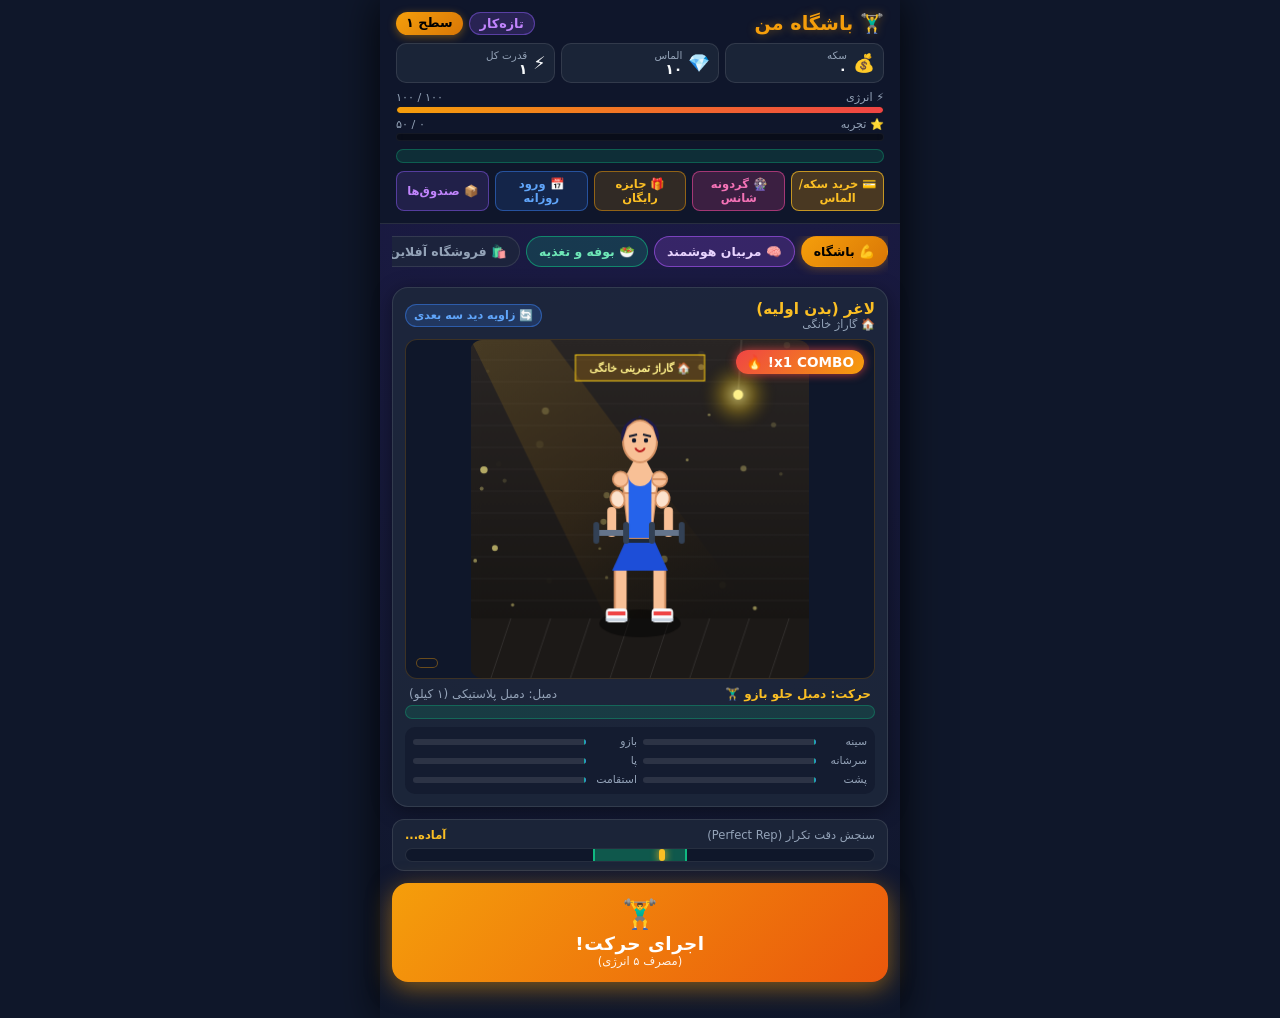
<file: app/src/main/assets/index.html>
<!DOCTYPE html>
<html lang="fa" dir="rtl">
<head>
  <meta charset="UTF-8">
  <meta name="viewport" content="width=device-width, initial-scale=1.0, maximum-scale=1.0, user-scalable=no, viewport-fit=cover">
  <title>باشگاه من - بازی بدنسازی و کلیکر پیشرفته</title>
  <style>
/* Reset & Base Setup */
* {
  box-sizing: border-box;
  margin: 0;
  padding: 0;
  user-select: none;
  -webkit-user-select: none;
  -webkit-touch-callout: none;
  -webkit-tap-highlight-color: transparent;
}

:root {
  --bg-main: #0f172a;
  --bg-card: #1e293b;
  --bg-card-hover: #334155;
  --primary: #f59e0b;
  --primary-glow: rgba(245, 158, 11, 0.4);
  --secondary: #3b82f6;
  --accent-green: #10b981;
  --accent-red: #ef4444;
  --accent-purple: #8b5cf6;
  --accent-gold: #fbbf24;
  --text-main: #f8fafc;
  --text-sub: #94a3b8;
  --border-color: rgba(255, 255, 255, 0.1);
  --font-family: 'Vazirmatn', 'Shabnam', 'B Yekan', system-ui, -apple-system, sans-serif;
}

body {
  font-family: var(--font-family);
  background-color: var(--bg-main);
  color: var(--text-main);
  direction: rtl;
  text-align: right;
  overflow-x: hidden;
  min-height: 100vh;
  display: flex;
  justify-content: center;
  align-items: flex-start;
}

.app-container {
  width: 100%;
  max-width: 520px;
  min-height: 100vh;
  display: flex;
  flex-direction: column;
  background: radial-gradient(circle at top, #1e1b4b 0%, #0f172a 100%);
  position: relative;
  box-shadow: 0 0 40px rgba(0, 0, 0, 0.8);
  padding-bottom: 24px;
}

/* Header & Stats */
.top-header {
  padding: 12px 16px;
  background: rgba(15, 23, 42, 0.94);
  backdrop-filter: blur(12px);
  -webkit-backdrop-filter: blur(12px);
  border-bottom: 1px solid var(--border-color);
  position: sticky;
  top: 0;
  z-index: 10;
}

.brand-row {
  display: flex;
  justify-content: space-between;
  align-items: center;
  margin-bottom: 8px;
}

.game-title {
  font-size: 1.2rem;
  font-weight: 800;
  color: var(--primary);
  text-shadow: 0 0 10px var(--primary-glow);
}

.badges-row {
  display: flex;
  gap: 6px;
}

.rank-badge {
  background: rgba(139, 92, 246, 0.2);
  border: 1px solid rgba(139, 92, 246, 0.5);
  color: #c084fc;
  font-weight: 700;
  padding: 3px 10px;
  border-radius: 16px;
  font-size: 0.8rem;
}

.level-badge {
  background: linear-gradient(135deg, var(--primary), #d97706);
  color: #000;
  font-weight: 800;
  padding: 3px 10px;
  border-radius: 16px;
  font-size: 0.8rem;
  box-shadow: 0 2px 8px var(--primary-glow);
}

.stats-grid {
  display: grid;
  grid-template-columns: 1fr 1fr 1fr;
  gap: 6px;
  margin-bottom: 8px;
}

.stat-card {
  background: rgba(30, 41, 59, 0.8);
  border: 1px solid var(--border-color);
  border-radius: 10px;
  padding: 5px 8px;
  display: flex;
  align-items: center;
  gap: 6px;
}

.stat-icon {
  font-size: 1.1rem;
}

.stat-info {
  display: flex;
  flex-direction: column;
}

.stat-label {
  font-size: 0.65rem;
  color: var(--text-sub);
}

.stat-value {
  font-size: 0.88rem;
  font-weight: 800;
  color: var(--text-main);
  white-space: nowrap;
}

.bars-container {
  display: flex;
  flex-direction: column;
  gap: 4px;
  margin-bottom: 8px;
}

.bar-wrapper {
  display: flex;
  flex-direction: column;
  gap: 2px;
}

.bar-header {
  display: flex;
  justify-content: space-between;
  font-size: 0.7rem;
  color: var(--text-sub);
}

.progress-bar {
  width: 100%;
  height: 8px;
  background: rgba(0, 0, 0, 0.4);
  border-radius: 6px;
  overflow: hidden;
  border: 1px solid rgba(255, 255, 255, 0.05);
}

.progress-fill {
  height: 100%;
  border-radius: 6px;
  transition: width 0.25s ease-out;
}

.energy-fill {
  background: linear-gradient(90deg, #f59e0b, #ef4444);
  box-shadow: 0 0 8px rgba(245, 158, 11, 0.6);
}

.xp-fill {
  background: linear-gradient(90deg, #3b82f6, #8b5cf6);
  box-shadow: 0 0 8px rgba(59, 130, 246, 0.6);
}

/* Quick Action Buttons */
.quick-actions-row {
  display: flex;
  gap: 6px;
  justify-content: space-between;
}

.quick-btn {
  flex: 1;
  background: rgba(30, 41, 59, 0.8);
  border: 1px solid var(--border-color);
  color: var(--text-main);
  font-family: inherit;
  font-size: 0.72rem;
  font-weight: 700;
  padding: 5px 4px;
  border-radius: 8px;
  cursor: pointer;
  transition: all 0.2s ease;
  text-align: center;
}

.quick-btn:active {
  transform: scale(0.96);
}

.quick-btn.ad-btn {
  border-color: rgba(245, 158, 11, 0.5);
  background: rgba(245, 158, 11, 0.15);
  color: var(--accent-gold);
}

.quick-btn.daily-btn {
  border-color: rgba(59, 130, 246, 0.5);
  background: rgba(59, 130, 246, 0.15);
  color: #60a5fa;
}

.quick-btn.chest-btn {
  border-color: rgba(139, 92, 246, 0.5);
  background: rgba(139, 92, 246, 0.15);
  color: #c084fc;
}

/* Tab Navigation */
.main-content {
  padding: 12px;
  flex: 1;
}

.tab-nav {
  display: flex;
  overflow-x: auto;
  gap: 6px;
  padding-bottom: 8px;
  margin-bottom: 12px;
  scrollbar-width: none;
}

.tab-nav::-webkit-scrollbar {
  display: none;
}

.tab-btn {
  white-space: nowrap;
  background: rgba(30, 41, 59, 0.7);
  border: 1px solid var(--border-color);
  color: var(--text-sub);
  font-family: inherit;
  font-size: 0.78rem;
  font-weight: 700;
  padding: 7px 12px;
  border-radius: 20px;
  cursor: pointer;
  transition: all 0.2s ease;
}

.tab-btn.active {
  background: linear-gradient(135deg, var(--primary), #d97706);
  color: #000;
  border-color: transparent;
  box-shadow: 0 0 12px var(--primary-glow);
}

.tab-page {
  display: none;
}

.tab-page.active-page {
  display: block;
  animation: fadeIn 0.25s ease-out;
}

@keyframes fadeIn {
  from { opacity: 0; transform: translateY(6px); }
  to { opacity: 1; transform: translateY(0); }
}

/* Gym Tab & Character View */
.character-card {
  background: rgba(30, 41, 59, 0.85);
  border: 1px solid var(--border-color);
  border-radius: 16px;
  padding: 12px;
  margin-bottom: 12px;
  box-shadow: 0 4px 20px rgba(0, 0, 0, 0.4);
}

.character-header {
  display: flex;
  justify-content: space-between;
  align-items: center;
  margin-bottom: 8px;
}

.character-titles {
  display: flex;
  flex-direction: column;
}

.character-title {
  font-size: 0.95rem;
  font-weight: 800;
  color: var(--accent-gold);
}

.gym-tier-tag {
  font-size: 0.7rem;
  color: var(--text-sub);
}

.cam-toggle-btn {
  background: rgba(59, 130, 246, 0.2);
  border: 1px solid rgba(59, 130, 246, 0.5);
  color: #60a5fa;
  font-family: inherit;
  font-size: 0.7rem;
  font-weight: 700;
  padding: 4px 8px;
  border-radius: 12px;
  cursor: pointer;
}

.canvas-wrapper {
  position: relative;
  width: 100%;
  aspect-ratio: 1/1;
  background: #0f172a;
  border-radius: 12px;
  overflow: hidden;
  border: 1px solid rgba(245, 158, 11, 0.2);
  display: flex;
  justify-content: center;
  align-items: center;
}

#characterCanvas {
  width: 100%;
  height: 100%;
  object-fit: contain;
}

.combo-badge {
  position: absolute;
  top: 10px;
  right: 10px;
  background: linear-gradient(135deg, #ef4444, #f59e0b);
  color: #fff;
  font-weight: 900;
  padding: 4px 10px;
  border-radius: 12px;
  font-size: 0.85rem;
  box-shadow: 0 0 10px rgba(239, 68, 68, 0.8);
  animation: pulseCombo 0.4s infinite alternate;
}

@keyframes pulseCombo {
  from { transform: scale(1); }
  to { transform: scale(1.1); }
}

.floating-text-container {
  position: absolute;
  top: 0; left: 0; width: 100%; height: 100%;
  pointer-events: none;
}

.active-workout-info-bar {
  display: flex;
  justify-content: space-between;
  align-items: center;
  font-size: 0.75rem;
  padding: 8px 4px 4px 4px;
}

.active-exercise-tag {
  color: var(--accent-gold);
  font-weight: 700;
}

.dumbbell-equipped-badge {
  color: var(--text-sub);
}

/* Muscle Stat Bars Mini Grid */
.muscle-stats-mini-grid {
  display: grid;
  grid-template-columns: 1fr 1fr;
  gap: 6px;
  margin-top: 8px;
  background: rgba(15, 23, 42, 0.6);
  padding: 8px;
  border-radius: 10px;
}

.m-stat-item {
  display: flex;
  align-items: center;
  gap: 6px;
  font-size: 0.68rem;
}

.m-label {
  width: 45px;
  color: var(--text-sub);
}

.m-bar {
  flex: 1;
  height: 6px;
  background: rgba(255, 255, 255, 0.1);
  border-radius: 4px;
  overflow: hidden;
}

.m-fill {
  height: 100%;
  background: linear-gradient(90deg, #10b981, #3b82f6);
  border-radius: 4px;
  transition: width 0.3s ease;
}

/* Rhythm Gauge Bar */
.rhythm-gauge-wrapper {
  background: rgba(30, 41, 59, 0.8);
  border: 1px solid var(--border-color);
  border-radius: 12px;
  padding: 8px 12px;
  margin-bottom: 12px;
}

.rhythm-label {
  display: flex;
  justify-content: space-between;
  font-size: 0.72rem;
  color: var(--text-sub);
  margin-bottom: 6px;
}

.rhythm-feedback {
  font-weight: 800;
  color: var(--accent-gold);
}

.rhythm-bar {
  position: relative;
  width: 100%;
  height: 14px;
  background: #0f172a;
  border-radius: 8px;
  border: 1px solid rgba(255, 255, 255, 0.1);
  overflow: hidden;
}

.rhythm-target-zone {
  position: absolute;
  top: 0; left: 40%; width: 20%; height: 100%;
  background: rgba(16, 185, 129, 0.4);
  border-left: 2px solid #10b981;
  border-right: 2px solid #10b981;
}

.rhythm-indicator {
  position: absolute;
  top: 0; left: 0%; width: 6px; height: 100%;
  background: var(--accent-gold);
  box-shadow: 0 0 8px var(--accent-gold);
  border-radius: 3px;
}

/* Action Workout Button */
.workout-action-area {
  display: flex;
  justify-content: center;
}

.workout-btn {
  width: 100%;
  background: linear-gradient(135deg, #f59e0b, #ea580c);
  color: #fff;
  border: none;
  border-radius: 16px;
  padding: 14px 20px;
  font-family: inherit;
  cursor: pointer;
  display: flex;
  flex-direction: column;
  align-items: center;
  box-shadow: 0 6px 24px rgba(245, 158, 11, 0.5);
  transition: all 0.15s ease;
  position: relative;
  overflow: hidden;
}

.workout-btn:active {
  transform: scale(0.97);
  box-shadow: 0 2px 10px rgba(245, 158, 11, 0.3);
}

.btn-icon {
  font-size: 1.8rem;
  margin-bottom: 2px;
}

.btn-text {
  font-size: 1.15rem;
  font-weight: 900;
  letter-spacing: 0.5px;
}

.btn-subtext {
  font-size: 0.72rem;
  opacity: 0.9;
}

/* Workouts Tab Cards */
.workouts-grid {
  display: grid;
  grid-template-columns: 1fr;
  gap: 10px;
}

.workout-card {
  background: rgba(30, 41, 59, 0.85);
  border: 1px solid var(--border-color);
  border-radius: 12px;
  padding: 12px;
  display: flex;
  justify-content: space-between;
  align-items: center;
}

.workout-card.active-card {
  border-color: var(--primary);
  background: rgba(245, 158, 11, 0.1);
}

.workout-info {
  display: flex;
  align-items: center;
  gap: 10px;
}

.workout-icon-box {
  font-size: 2rem;
  width: 48px;
  height: 48px;
  background: rgba(15, 23, 42, 0.6);
  border-radius: 10px;
  display: flex;
  align-items: center;
  justify-content: center;
}

.workout-text-box h3 {
  font-size: 0.9rem;
  font-weight: 800;
  color: var(--text-main);
  margin-bottom: 2px;
}

.workout-text-box p {
  font-size: 0.72rem;
  color: var(--text-sub);
}

.workout-select-btn {
  background: linear-gradient(135deg, var(--primary), #d97706);
  color: #000;
  border: none;
  font-family: inherit;
  font-size: 0.78rem;
  font-weight: 800;
  padding: 8px 14px;
  border-radius: 10px;
  cursor: pointer;
}

/* Section Titles & Descs */
.section-header {
  margin-bottom: 12px;
}

.section-title {
  font-size: 1.1rem;
  font-weight: 800;
  color: var(--primary);
}

.section-desc {
  font-size: 0.75rem;
  color: var(--text-sub);
}

/* Tournaments */
.tournaments-list {
  display: flex;
  flex-direction: column;
  gap: 10px;
}

.tour-card {
  background: rgba(30, 41, 59, 0.85);
  border: 1px solid var(--border-color);
  border-radius: 12px;
  padding: 12px;
  display: flex;
  justify-content: space-between;
  align-items: center;
}

.tour-info {
  display: flex;
  align-items: center;
  gap: 12px;
}

.tour-avatar {
  font-size: 2.2rem;
}

.tour-details h3 {
  font-size: 0.9rem;
  color: var(--text-main);
}

.tour-details p {
  font-size: 0.72rem;
  color: var(--text-sub);
}

.tour-enter-btn {
  background: linear-gradient(135deg, #10b981, #059669);
  color: #fff;
  border: none;
  font-family: inherit;
  font-size: 0.78rem;
  font-weight: 800;
  padding: 8px 12px;
  border-radius: 10px;
  cursor: pointer;
}

/* Shop */
.shop-categories {
  display: flex;
  gap: 6px;
  margin-bottom: 12px;
  overflow-x: auto;
  scrollbar-width: none;
}

.cat-btn {
  background: rgba(30, 41, 59, 0.8);
  border: 1px solid var(--border-color);
  color: var(--text-sub);
  font-family: inherit;
  font-size: 0.75rem;
  font-weight: 700;
  padding: 6px 12px;
  border-radius: 12px;
  cursor: pointer;
  white-space: nowrap;
}

.cat-btn.active {
  background: var(--secondary);
  color: #fff;
  border-color: transparent;
}

.shop-list {
  display: grid;
  grid-template-columns: 1fr;
  gap: 10px;
}

.shop-item-card {
  background: rgba(30, 41, 59, 0.85);
  border: 1px solid var(--border-color);
  border-radius: 12px;
  padding: 10px 12px;
  display: flex;
  justify-content: space-between;
  align-items: center;
}

.shop-item-left {
  display: flex;
  align-items: center;
  gap: 10px;
}

.shop-item-icon {
  font-size: 1.8rem;
}

.shop-item-info h4 {
  font-size: 0.85rem;
  color: var(--text-main);
}

.shop-item-info p {
  font-size: 0.7rem;
  color: var(--text-sub);
}

.shop-buy-btn {
  background: linear-gradient(135deg, var(--primary), #d97706);
  color: #000;
  border: none;
  font-family: inherit;
  font-size: 0.75rem;
  font-weight: 800;
  padding: 6px 12px;
  border-radius: 8px;
  cursor: pointer;
}

/* My Collection Section */
.collection-sections {
  display: flex;
  flex-direction: column;
  gap: 12px;
}

.collection-card {
  background: rgba(30, 41, 59, 0.85);
  border: 1px solid var(--border-color);
  border-radius: 12px;
  padding: 12px;
}

.collection-card h3 {
  font-size: 0.88rem;
  color: var(--accent-gold);
  margin-bottom: 8px;
}

.collection-grid {
  display: grid;
  grid-template-columns: repeat(auto-fill, minmax(130px, 1fr));
  gap: 8px;
}

.coll-item-box {
  background: rgba(15, 23, 42, 0.6);
  border: 1px solid var(--border-color);
  border-radius: 8px;
  padding: 8px;
  display: flex;
  flex-direction: column;
  align-items: center;
  text-align: center;
  font-size: 0.75rem;
}

.coll-item-box.equipped {
  border-color: var(--primary);
  background: rgba(245, 158, 11, 0.1);
}

/* Honors & Certificates */
.honors-sub-tabs {
  display: flex;
  gap: 6px;
  margin-bottom: 12px;
}

.sub-tab-btn {
  flex: 1;
  background: rgba(30, 41, 59, 0.8);
  border: 1px solid var(--border-color);
  color: var(--text-sub);
  font-family: inherit;
  font-size: 0.75rem;
  font-weight: 700;
  padding: 6px 4px;
  border-radius: 10px;
  cursor: pointer;
}

.sub-tab-btn.active {
  background: var(--accent-purple);
  color: #fff;
  border-color: transparent;
}

.sub-tab-page {
  display: none;
}

.sub-tab-page.active-sub {
  display: block;
}

.medals-grid {
  display: grid;
  grid-template-columns: 1fr 1fr;
  gap: 8px;
}

.medal-box {
  background: rgba(30, 41, 59, 0.85);
  border: 1px solid var(--border-color);
  border-radius: 10px;
  padding: 10px;
  text-align: center;
}

.certificates-list, .achievements-list {
  display: flex;
  flex-direction: column;
  gap: 8px;
}

.cert-card-item, .ach-card-item {
  background: rgba(30, 41, 59, 0.85);
  border: 1px solid var(--border-color);
  border-radius: 10px;
  padding: 10px;
  display: flex;
  justify-content: space-between;
  align-items: center;
}

/* Profile Tab */
.profile-card {
  background: rgba(30, 41, 59, 0.85);
  border: 1px solid var(--border-color);
  border-radius: 14px;
  padding: 12px;
  margin-bottom: 12px;
}

.profile-avatar-row {
  display: flex;
  align-items: center;
  gap: 12px;
  margin-bottom: 12px;
}

.profile-avatar {
  font-size: 2.5rem;
}

.profile-name-row {
  display: flex;
  align-items: center;
  gap: 8px;
}

.edit-name-btn {
  background: none;
  border: none;
  cursor: pointer;
  font-size: 1rem;
}

.profile-stage-tag {
  font-size: 0.75rem;
  color: var(--accent-gold);
}

.profile-stats-grid {
  display: grid;
  grid-template-columns: 1fr 1fr;
  gap: 8px;
}

.p-stat-box {
  background: rgba(15, 23, 42, 0.6);
  padding: 8px;
  border-radius: 8px;
  display: flex;
  flex-direction: column;
}

.p-stat-label {
  font-size: 0.68rem;
  color: var(--text-sub);
}

.p-stat-value {
  font-size: 0.88rem;
  font-weight: 800;
  color: var(--text-main);
}

.card-box {
  background: rgba(30, 41, 59, 0.85);
  border: 1px solid var(--border-color);
  border-radius: 12px;
  padding: 12px;
  margin-bottom: 12px;
}

.card-box-title {
  font-size: 0.95rem;
  color: var(--primary);
  margin-bottom: 6px;
}

.card-box-desc {
  font-size: 0.75rem;
  color: var(--text-sub);
  margin-bottom: 10px;
}

.action-btn {
  width: 100%;
  padding: 10px;
  border-radius: 10px;
  font-family: inherit;
  font-weight: 800;
  font-size: 0.85rem;
  cursor: pointer;
  border: none;
}

.gold-btn {
  background: linear-gradient(135deg, #f59e0b, #d97706);
  color: #000;
}

.outline-btn {
  background: transparent;
  border: 1px solid var(--secondary);
  color: var(--secondary);
}

/* Settings & AdMob Module */
.settings-card {
  display: flex;
  flex-direction: column;
  gap: 12px;
}

.settings-group {
  display: flex;
  flex-direction: column;
  gap: 8px;
}

.setting-btn {
  background: rgba(30, 41, 59, 0.85);
  border: 1px solid var(--border-color);
  color: var(--text-main);
  font-family: inherit;
  padding: 12px;
  border-radius: 10px;
  display: flex;
  justify-content: space-between;
  align-items: center;
  cursor: pointer;
}

.status-on {
  color: var(--accent-green);
  font-weight: 800;
}

.admob-settings-card {
  background: rgba(30, 41, 59, 0.85);
  border: 1px solid rgba(59, 130, 246, 0.3);
  border-radius: 12px;
  padding: 12px;
}

.admob-header {
  display: flex;
  justify-content: space-between;
  align-items: center;
  margin-bottom: 6px;
}

.admob-beta-tag {
  background: rgba(59, 130, 246, 0.2);
  color: #60a5fa;
  font-size: 0.65rem;
  padding: 2px 6px;
  border-radius: 8px;
}

.admob-desc {
  font-size: 0.72rem;
  color: var(--text-sub);
  margin-bottom: 10px;
}

.admob-form {
  display: flex;
  flex-direction: column;
  gap: 8px;
}

.toggle-label {
  display: flex;
  justify-content: space-between;
  align-items: center;
  font-size: 0.78rem;
}

.admob-input-group {
  display: flex;
  flex-direction: column;
  gap: 2px;
}

.admob-input-group label {
  font-size: 0.68rem;
  color: var(--text-sub);
}

.form-input {
  background: #0f172a;
  border: 1px solid var(--border-color);
  color: var(--text-main);
  padding: 8px;
  border-radius: 8px;
  font-family: inherit;
  font-size: 0.78rem;
}

/* Modals */
.modal-overlay {
  position: fixed;
  top: 0; left: 0; right: 0; bottom: 0;
  background: rgba(0, 0, 0, 0.8);
  backdrop-filter: blur(6px);
  display: flex;
  justify-content: center;
  align-items: center;
  z-index: 100;
  padding: 16px;
}

.modal-overlay.hidden {
  display: none;
}

.modal-content {
  background: var(--bg-card);
  border: 1px solid var(--border-color);
  border-radius: 16px;
  padding: 16px;
  width: 100%;
  max-width: 400px;
  text-align: center;
  position: relative;
  box-shadow: 0 10px 30px rgba(0,0,0,0.8);
}

.modal-icon {
  font-size: 2.5rem;
  margin-bottom: 8px;
}

.modal-btn {
  width: 100%;
  padding: 10px;
  border-radius: 10px;
  background: var(--primary);
  color: #000;
  border: none;
  font-family: inherit;
  font-weight: 800;
  margin-top: 8px;
  cursor: pointer;
}

.modal-btn.cancel-btn {
  background: transparent;
  color: var(--text-sub);
  border: 1px solid var(--border-color);
}

.toast {
  position: fixed;
  bottom: 20px;
  left: 50%;
  transform: translateX(-50%);
  background: rgba(15, 23, 42, 0.95);
  border: 1px solid var(--primary);
  color: var(--accent-gold);
  padding: 8px 16px;
  border-radius: 20px;
  font-size: 0.82rem;
  font-weight: 700;
  z-index: 200;
  box-shadow: 0 4px 16px rgba(0,0,0,0.6);
}

.toast.hidden {
  display: none;
}

/* Certificate View Modal Paper */
.certificate-doc-content {
  max-width: 460px;
}

.certificate-paper {
  background: #fefce8;
  color: #1e1b4b;
  border-radius: 8px;
  padding: 16px;
  position: relative;
}

.cert-border {
  border: 3px double #b45309;
  padding: 12px;
  border-radius: 6px;
}

.cert-crown { font-size: 1.8rem; }
.cert-header h2 { font-size: 1.1rem; color: #78350f; margin-bottom: 2px; }
.cert-sub { font-size: 0.65rem; color: #92400e; }
.cert-body { margin: 12px 0; font-size: 0.78rem; line-height: 1.5; }
.cert-recipient-name { font-size: 1.1rem; color: #b45309; margin: 4px 0; }
.cert-title-badge { font-size: 0.95rem; color: #047857; margin: 4px 0; }
.cert-footer { display: flex; justify-content: space-between; font-size: 0.65rem; margin-top: 12px; border-top: 1px dashed #d97706; padding-top: 8px; }

.close-doc-x {
  position: absolute;
  top: 8px; left: 8px;
  background: none; border: none; font-size: 1.2rem; color: #888; cursor: pointer;
}

/* Admin Modal Controls */
.admin-controls {
  margin-top: 12px;
}

.admin-controls.hidden { display: none; }

.admin-btn-grid {
  display: grid;
  grid-template-columns: 1fr 1fr;
  gap: 6px;
}

.admin-action-btn {
  background: rgba(15, 23, 42, 0.6);
  border: 1px solid var(--border-color);
  color: var(--text-main);
  font-family: inherit;
  font-size: 0.7rem;
  padding: 6px;
  border-radius: 6px;
  cursor: pointer;
}

/* Dev Reward Popup & Special Medal Styles */
.dev-reward-content {
  background: linear-gradient(145deg, #2a0505, #0f172a 70%, #3b0707);
  border: 2px solid #f59e0b;
  box-shadow: 0 0 35px rgba(245, 158, 11, 0.4), inset 0 0 20px rgba(153, 27, 27, 0.5);
  border-radius: 20px;
  padding: 22px 18px;
  max-width: 390px;
  width: 92%;
  text-align: center;
  position: relative;
  overflow: hidden;
}

.dev-reward-content::before {
  content: '';
  position: absolute;
  top: -50%;
  left: -50%;
  width: 200%;
  height: 200%;
  background: radial-gradient(circle, rgba(245, 158, 11, 0.12) 0%, transparent 60%);
  pointer-events: none;
  animation: pulseGlow 4s infinite alternate;
}

@keyframes pulseGlow {
  0% { transform: scale(0.9); opacity: 0.5; }
  100% { transform: scale(1.1); opacity: 0.9; }
}

.dev-reward-header {
  margin-bottom: 10px;
}

.dev-reward-badge-glow {
  font-size: 2.5rem;
  line-height: 1;
  margin-bottom: 6px;
  filter: drop-shadow(0 0 12px #f59e0b);
  animation: bounceSlow 2s infinite;
}

@keyframes bounceSlow {
  0%, 100% { transform: translateY(0); }
  50% { transform: translateY(-6px); }
}

.dev-reward-title {
  color: #fbbf24;
  font-size: 1.12rem;
  font-weight: 900;
  text-shadow: 0 2px 8px rgba(0,0,0,0.8), 0 0 10px rgba(251, 191, 36, 0.5);
}

.dev-reward-text {
  font-size: 0.82rem;
  color: #f1f5f9;
  line-height: 1.6;
  margin-bottom: 12px;
  background: rgba(15, 23, 42, 0.65);
  padding: 12px;
  border-radius: 12px;
  border: 1px solid rgba(245, 158, 11, 0.25);
  text-align: right;
}

.dev-highlight-name {
  color: #f59e0b;
  font-weight: 900;
  font-size: 1rem;
  background: rgba(245, 158, 11, 0.2);
  padding: 2px 10px;
  border-radius: 6px;
  border: 1px solid rgba(245, 158, 11, 0.4);
  display: inline-block;
  margin: 4px 0;
  box-shadow: 0 0 10px rgba(245, 158, 11, 0.3);
}

.dev-rewards-container {
  background: linear-gradient(135deg, rgba(153, 27, 27, 0.35), rgba(15, 23, 42, 0.85));
  border: 1px solid rgba(245, 158, 11, 0.35);
  border-radius: 14px;
  padding: 12px;
  margin-bottom: 14px;
}

.dev-medal-preview {
  position: relative;
  display: flex;
  flex-direction: column;
  align-items: center;
  margin-bottom: 10px;
}

.dev-medal-halo {
  position: absolute;
  width: 60px;
  height: 60px;
  background: radial-gradient(circle, #f59e0b 0%, transparent 70%);
  border-radius: 50%;
  top: -6px;
  opacity: 0.6;
  animation: pulseGlow 2s infinite alternate;
}

.dev-medal-icon {
  font-size: 2.2rem;
  position: relative;
  z-index: 1;
  filter: drop-shadow(0 0 10px #f59e0b);
}

.dev-medal-name {
  font-size: 0.85rem;
  font-weight: 800;
  color: #facc15;
  margin-top: 2px;
  text-shadow: 0 0 6px rgba(250, 204, 21, 0.4);
}

.dev-reward-grid {
  display: grid;
  grid-template-columns: repeat(4, 1fr);
  gap: 6px;
}

.dev-reward-card {
  background: rgba(15, 23, 42, 0.7);
  border: 1px solid rgba(255, 255, 255, 0.1);
  border-radius: 8px;
  padding: 6px 4px;
  display: flex;
  flex-direction: column;
  align-items: center;
}

.dev-reward-card.special {
  border-color: rgba(245, 158, 11, 0.5);
  background: rgba(245, 158, 11, 0.2);
}

.dev-card-icon {
  font-size: 1.1rem;
}

.dev-card-val {
  font-size: 0.75rem;
  font-weight: 800;
  color: #fbbf24;
  margin-top: 2px;
}

.dev-card-label {
  font-size: 0.62rem;
  color: #94a3b8;
}

.dev-modal-actions {
  display: flex;
  gap: 10px;
}

.dev-btn {
  flex: 1;
  padding: 10px 14px;
  border-radius: 10px;
  font-family: inherit;
  font-size: 0.85rem;
  font-weight: 800;
  cursor: pointer;
  transition: transform 0.15s, box-shadow 0.15s;
  border: none;
}

.dev-btn:active {
  transform: scale(0.96);
}

.dev-btn.myket-btn {
  background: linear-gradient(135deg, #f59e0b, #dc2626);
  color: #ffffff;
  box-shadow: 0 4px 15px rgba(245, 158, 11, 0.4);
  border: 1px solid #facc15;
}

.dev-btn.later-btn {
  background: rgba(30, 41, 59, 0.9);
  color: #94a3b8;
  border: 1px solid #334155;
  flex: 0.6;
}

/* Special Medal Unlock Animation Popup */
.special-medal-content {
  background: linear-gradient(160deg, #300606, #0f172a 60%, #4a0404);
  border: 2px solid #f59e0b;
  box-shadow: 0 0 45px rgba(245, 158, 11, 0.6), inset 0 0 25px rgba(220, 38, 38, 0.5);
  border-radius: 22px;
  padding: 24px 20px;
  max-width: 380px;
  width: 92%;
  text-align: center;
  position: relative;
  animation: modalPopIn 0.4s cubic-bezier(0.175, 0.885, 0.32, 1.275);
}

@keyframes modalPopIn {
  0% { transform: scale(0.6); opacity: 0; }
  100% { transform: scale(1); opacity: 1; }
}

.medal-unlock-stars {
  font-size: 1.5rem;
  letter-spacing: 6px;
  margin-bottom: 4px;
}

.medal-unlock-subtitle {
  font-size: 0.72rem;
  font-weight: 900;
  letter-spacing: 2px;
  color: #fbbf24;
  text-transform: uppercase;
  display: block;
  margin-bottom: 12px;
  text-shadow: 0 0 10px rgba(251, 191, 36, 0.6);
}

.medal-unlock-badge-wrap {
  position: relative;
  display: inline-block;
  margin: 10px 0;
}

.medal-unlock-rays {
  position: absolute;
  top: 50%;
  left: 50%;
  width: 110px;
  height: 110px;
  transform: translate(-50%, -50%);
  background: radial-gradient(circle, rgba(245, 158, 11, 0.4) 0%, transparent 70%);
  border-radius: 50%;
  animation: pulseGlow 1.5s infinite alternate;
}

.medal-unlock-big-icon {
  font-size: 3.5rem;
  position: relative;
  z-index: 2;
  filter: drop-shadow(0 0 16px #f59e0b);
  animation: floatIcon 2.5s ease-in-out infinite alternate;
}

@keyframes floatIcon {
  0% { transform: translateY(0) rotate(-3deg); }
  100% { transform: translateY(-8px) rotate(3deg); }
}

.medal-unlock-title {
  color: #facc15;
  font-size: 1.25rem;
  font-weight: 900;
  margin-bottom: 6px;
  text-shadow: 0 2px 10px rgba(0,0,0,0.8), 0 0 12px rgba(250, 204, 21, 0.6);
}

.medal-unlock-desc {
  font-size: 0.82rem;
  color: #cbd5e1;
  line-height: 1.5;
  margin-bottom: 14px;
}

.medal-rewards-summary {
  display: flex;
  justify-content: center;
  gap: 8px;
  background: rgba(15, 23, 42, 0.65);
  padding: 8px 12px;
  border-radius: 10px;
  border: 1px solid rgba(245, 158, 11, 0.3);
}

.m-rew-item {
  font-size: 0.72rem;
  font-weight: 800;
  color: #facc15;
}

/* --- استایل‌های سیستم‌های ۵ گانه جدید --- */
/* نوار باف‌های فعال تغذیه */
.active-buffs-bar {
  display: flex;
  flex-wrap: wrap;
  gap: 6px;
  margin-bottom: 8px;
  padding: 6px 8px;
  background: rgba(16, 185, 129, 0.15);
  border: 1px solid rgba(16, 185, 129, 0.35);
  border-radius: 10px;
  animation: pulseGreen 2s infinite alternate;
}

@keyframes pulseGreen {
  from { border-color: rgba(16, 185, 129, 0.35); }
  to { border-color: rgba(16, 185, 129, 0.8); }
}

.buff-chip {
  display: inline-flex;
  align-items: center;
  gap: 4px;
  background: rgba(15, 23, 42, 0.85);
  border: 1px solid rgba(52, 211, 153, 0.5);
  color: #a7f3d0;
  padding: 2px 8px;
  border-radius: 12px;
  font-size: 0.68rem;
  font-weight: 700;
}

/* استایل کارت‌های مربیان هوشمند */
.coaches-grid {
  display: flex;
  flex-direction: column;
  gap: 12px;
}

.coach-card {
  background: linear-gradient(135deg, rgba(30, 41, 59, 0.95), rgba(15, 23, 42, 0.95));
  border: 1.5px solid rgba(168, 85, 247, 0.4);
  border-radius: 16px;
  padding: 14px;
  display: flex;
  flex-direction: column;
  gap: 10px;
  box-shadow: 0 4px 15px rgba(0, 0, 0, 0.3);
  position: relative;
  overflow: hidden;
  transition: transform 0.2s ease;
}

.coach-card.hired {
  border-color: #a855f7;
  background: linear-gradient(135deg, rgba(88, 28, 135, 0.25), rgba(15, 23, 42, 0.95));
}

.coach-card-header {
  display: flex;
  align-items: center;
  gap: 12px;
}

.coach-avatar {
  font-size: 2.4rem;
  background: rgba(168, 85, 247, 0.2);
  border: 1px solid rgba(168, 85, 247, 0.4);
  border-radius: 14px;
  padding: 6px 10px;
  line-height: 1;
}

.coach-info {
  flex: 1;
}

.coach-name-row {
  display: flex;
  align-items: center;
  gap: 6px;
  margin-bottom: 2px;
}

.coach-name {
  color: #e9d5ff;
  font-size: 0.98rem;
  font-weight: 900;
  margin: 0;
}

.coach-quote {
  font-size: 0.74rem;
  color: #cbd5e1;
  font-style: italic;
  margin: 2px 0 0 0;
  line-height: 1.4;
}

.coach-perks {
  background: rgba(15, 23, 42, 0.7);
  border: 1px dashed rgba(168, 85, 247, 0.3);
  border-radius: 10px;
  padding: 8px 10px;
  font-size: 0.75rem;
  color: #f8fafc;
  line-height: 1.5;
}

.coach-actions {
  display: flex;
  gap: 8px;
  align-items: center;
}

/* استایل کارت‌های بوفه و تغذیه */
.diet-grid {
  display: grid;
  grid-template-columns: 1fr 1fr;
  gap: 10px;
}

.diet-card {
  background: linear-gradient(135deg, rgba(30, 41, 59, 0.95), rgba(15, 23, 42, 0.95));
  border: 1.5px solid rgba(16, 185, 129, 0.35);
  border-radius: 14px;
  padding: 12px;
  display: flex;
  flex-direction: column;
  gap: 8px;
  text-align: center;
  align-items: center;
  box-shadow: 0 4px 12px rgba(0, 0, 0, 0.25);
}

.diet-icon {
  font-size: 2.4rem;
  background: rgba(16, 185, 129, 0.15);
  border-radius: 12px;
  padding: 6px;
  border: 1px solid rgba(16, 185, 129, 0.3);
}

.diet-name {
  color: #6ee7b7;
  font-size: 0.88rem;
  font-weight: 800;
  margin: 0;
}

.diet-desc {
  font-size: 0.72rem;
  color: #cbd5e1;
  margin: 0;
  line-height: 1.4;
  min-height: 38px;
}

.diet-btn {
  width: 100%;
  background: linear-gradient(135deg, #059669, #10b981);
  color: #fff;
  border: none;
  border-radius: 8px;
  padding: 7px 10px;
  font-family: inherit;
  font-size: 0.75rem;
  font-weight: 800;
  cursor: pointer;
  box-shadow: 0 2px 8px rgba(16, 185, 129, 0.4);
}

/* استایل گردونه شانس (Lucky Wheel) */
.wheel-container {
  position: relative;
  width: 280px;
  height: 280px;
  margin: 10px auto 16px auto;
  display: flex;
  justify-content: center;
  align-items: center;
}

.wheel-pointer {
  position: absolute;
  top: -10px;
  left: 50%;
  transform: translateX(-50%);
  width: 0;
  height: 0;
  border-left: 14px solid transparent;
  border-right: 14px solid transparent;
  border-top: 26px solid #ef4444;
  z-index: 5;
  filter: drop-shadow(0 3px 6px rgba(0, 0, 0, 0.6));
}

.wheel-canvas {
  width: 270px;
  height: 270px;
  border-radius: 50%;
  box-shadow: 0 0 25px rgba(245, 158, 11, 0.5), 0 0 10px rgba(0,0,0,0.8);
  border: 4px solid #f59e0b;
}

.wheel-center-hub {
  position: absolute;
  width: 44px;
  height: 44px;
  background: radial-gradient(circle, #fbbf24 0%, #d97706 100%);
  border: 3px solid #ffffff;
  border-radius: 50%;
  z-index: 4;
  box-shadow: 0 0 10px rgba(0, 0, 0, 0.8);
  display: flex;
  justify-content: center;
  align-items: center;
  font-size: 1.2rem;
}

/* افکت لرزش صفحه (Screen Shake) */
.shake-screen {
  animation: screenShake 0.45s cubic-bezier(.36,.07,.19,.97) both;
}

@keyframes screenShake {
  10%, 90% { transform: translate3d(-2px, 0, 0); }
  20%, 80% { transform: translate3d(3px, -2px, 0); }
  30%, 50%, 70% { transform: translate3d(-5px, 3px, 0); }
  40%, 60% { transform: translate3d(5px, -3px, 0); }
}

/* استایل چالش ۳۰ ثانیه‌ای Street Rush */
.rush-card-banner {
  background: linear-gradient(135deg, #dc2626 0%, #ea580c 50%, #f59e0b 100%);
  border-radius: 16px;
  padding: 16px;
  color: #fff;
  margin-bottom: 16px;
  box-shadow: 0 8px 25px rgba(239, 68, 68, 0.35);
  position: relative;
  overflow: hidden;
}

.rush-banner-title {
  font-size: 1.2rem;
  font-weight: 900;
  margin: 0 0 4px 0;
  display: flex;
  align-items: center;
  gap: 8px;
}

.rush-banner-desc {
  font-size: 0.78rem;
  margin: 0 0 12px 0;
  opacity: 0.95;
  line-height: 1.5;
}

.rush-enter-btn {
  background: #ffffff;
  color: #dc2626;
  border: none;
  padding: 10px 18px;
  border-radius: 12px;
  font-family: inherit;
  font-size: 0.88rem;
  font-weight: 900;
  cursor: pointer;
  box-shadow: 0 4px 15px rgba(0, 0, 0, 0.3);
  display: inline-flex;
  align-items: center;
  gap: 6px;
}

.rush-arena-box {
  background: #0f172a;
  border: 2px solid #ef4444;
  border-radius: 16px;
  padding: 14px;
  text-align: center;
  position: relative;
}

.rush-timer-badge {
  font-size: 2.2rem;
  font-weight: 900;
  color: #ef4444;
  text-shadow: 0 0 15px rgba(239, 68, 68, 0.7);
  font-family: monospace;
}

.rush-score-display {
  font-size: 1.5rem;
  color: #facc15;
  font-weight: 900;
  margin: 6px 0;
}


</style>
</head>
<body>
  <div id="appContainer" class="app-container">
    
    <!-- نوار بالای بازی (آمار اصلی) -->
    <header class="top-header">
      <div class="brand-row">
        <h1 class="game-title">🏋️‍♂️ باشگاه من</h1>
        <div class="badges-row">
          <span class="rank-badge" id="rankBadge">تازه‌کار</span>
          <span class="level-badge" id="levelBadge">سطح ۱</span>
        </div>
      </div>

      <div class="stats-grid">
        <div class="stat-card coin-card">
          <span class="stat-icon">💰</span>
          <div class="stat-info">
            <span class="stat-label">سکه</span>
            <span class="stat-value" id="coinsDisplay">۰</span>
          </div>
        </div>

        <div class="stat-card gem-card">
          <span class="stat-icon">💎</span>
          <div class="stat-info">
            <span class="stat-label">الماس</span>
            <span class="stat-value" id="gemsDisplay">۰</span>
          </div>
        </div>

        <div class="stat-card power-card">
          <span class="stat-icon">⚡</span>
          <div class="stat-info">
            <span class="stat-label">قدرت کل</span>
            <span class="stat-value" id="powerDisplay">۱</span>
          </div>
        </div>
      </div>

      <!-- نوارهای پیشرفت (انرژی و تجربه) -->
      <div class="bars-container">
        <div class="bar-wrapper energy-wrapper">
          <div class="bar-header">
            <span>⚡ انرژی</span>
            <span id="energyText">۱۰۰ / ۱۰۰</span>
          </div>
          <div class="progress-bar">
            <div class="progress-fill energy-fill" id="energyFill" style="width: 100%;"></div>
          </div>
        </div>

        <div class="bar-wrapper xp-wrapper">
          <div class="bar-header">
            <span>⭐ تجربه</span>
            <span id="xpText">۰ / ۵0</span>
          </div>
          <div class="progress-bar">
            <div class="progress-fill xp-fill" id="xpFill" style="width: 0%;"></div>
          </div>
        </div>
      </div>

      <!-- نوار نمایش مکمل‌ها و باف‌های فعال تغذیه -->
      <div id="activeBuffsContainer" class="active-buffs-bar hidden"></div>

      <!-- دکمه‌های اقدام سریع -->
      <div class="quick-actions-row">
        <button id="quickMyketShopBtn" class="quick-btn myket-shop-btn" style="border-color: rgba(251, 191, 36, 0.7); background: rgba(245, 158, 11, 0.25); color: #fbbf24;">💳 خرید سکه/الماس</button>
        <button id="quickWheelBtn" class="quick-btn" style="border-color: rgba(236, 72, 153, 0.6); background: rgba(236, 72, 153, 0.2); color: #f472b6; font-weight: 800;">🎡 گردونه شانس</button>
        <button id="quickAdBtn" class="quick-btn ad-btn">🎁 جایزه رایگان</button>
        <button id="quickDailyBtn" class="quick-btn daily-btn">📅 ورود روزانه</button>
        <button id="quickChestBtn" class="quick-btn chest-btn">📦 صندوق‌ها</button>
      </div>
    </header>

    <!-- بخش اصلی بازی (تب‌ها و صفحات) -->
    <main class="main-content">
      
      <!-- تب‌های ناوبری اصلی -->
      <nav class="tab-nav">
        <button class="tab-btn active" data-tab="gymTab">💪 باشگاه</button>
        <button class="tab-btn" data-tab="coachesTab" style="border: 1px solid rgba(168, 85, 247, 0.6); background: rgba(168, 85, 247, 0.2); color: #e9d5ff; font-weight: 800;">🧠 مربیان هوشمند</button>
        <button class="tab-btn" data-tab="dietTab" style="border: 1px solid rgba(16, 185, 129, 0.6); background: rgba(16, 185, 129, 0.2); color: #6ee7b7; font-weight: 800;">🥗 بوفه و تغذیه</button>
        <button class="tab-btn" data-tab="offlineShopTab">🛍️ فروشگاه آفلاین</button>
        <button class="tab-btn" data-tab="premiumShopTab" style="border: 1px solid rgba(245, 158, 11, 0.6); background: rgba(245, 158, 11, 0.2); color: #fbbf24; font-weight: 800;">👑 فروشگاه ویژه (۳۰+)</button>
        <button class="tab-btn" data-tab="inventoryTab" style="border: 1px solid rgba(56, 189, 248, 0.6); background: rgba(56, 189, 248, 0.2); color: #38bdf8; font-weight: 800;">👕 کمد من</button>
        <button class="tab-btn" data-tab="myketShopTab" style="border: 1px solid rgba(239, 68, 68, 0.6); background: rgba(239, 68, 68, 0.2); color: #fca5a5; font-weight: 800;">💳 خرید سکه/الماس</button>
        <button class="tab-btn" data-tab="workoutsTab">🏋️‍♂️ حرکات</button>
        <button class="tab-btn" data-tab="tournamentTab">🥊 مسابقات</button>
        <button class="tab-btn" data-tab="collectionTab">🖼️ مجموعه</button>
        <button class="tab-btn" data-tab="honorsTab">🏆 افتخارات</button>
        <button class="tab-btn" data-tab="profileTab">👤 پروفایل</button>
        <button class="tab-btn" data-tab="settingsTab">⚙️ تنظیمات</button>
      </nav>

      <!-- تب ۱: باشگاه اصلی و رندر سه بعدی شخصیت -->
      <section id="gymTab" class="tab-page active-page">
        <div class="character-card">
          <div class="character-header">
            <div class="character-titles">
              <span class="character-title" id="muscleStageTitle">لاغر (بدن اولیه)</span>
              <span class="gym-tier-tag" id="gymTierTag">🏠 گاراژ خانگی</span>
            </div>
            <button id="toggleCameraBtn" class="cam-toggle-btn">🔄 زاویه دید سه بعدی</button>
          </div>
          
          <div class="canvas-wrapper" id="canvasContainer" style="position: relative; width: 100%; height: 340px; display: flex; justify-content: center; align-items: center; background: #0f172a; border-radius: 12px; overflow: hidden;">
            <canvas id="characterCanvas" width="340" height="340" style="width: 100%; height: 100%; max-width: 340px; max-height: 340px; border-radius: 12px; display: block;"></canvas>
            <span id="stageBadgeOverlay" style="position: absolute; bottom: 10px; left: 10px; background: rgba(15, 23, 42, 0.85); color: #fbbf24; font-size: 0.75rem; font-weight: 700; padding: 4px 10px; border-radius: 12px; border: 1px solid rgba(245, 158, 11, 0.4); pointer-events: none;">لاغر (بدن اولیه)</span>
            <div id="comboBadge" class="combo-badge hidden">x1 COMBO! 🔥</div>
            <div id="floatingTextContainer" class="floating-text-container"></div>
          </div>

          <!-- نمایش عضلات و تجهیزات فعال -->
          <div class="active-workout-info-bar">
            <span class="active-exercise-tag" id="activeExerciseTag">حرکت فعال: دمبل جلو بازو 🏋️‍♂️</span>
            <span class="dumbbell-equipped-badge" id="dumbbellBadge">دمبل: دمبل پلاستیکی (۱ کیلو)</span>
          </div>

          <!-- نمایش نشانگر مکمل‌ها و باف‌های تغذیه فعال -->
          <div id="activeBuffsContainer" class="active-buffs-bar hidden"></div>

          <!-- نوارهای عضلات هفت‌گانه -->
          <div class="muscle-stats-mini-grid">
            <div class="m-stat-item">
              <span class="m-label">سینه</span>
              <div class="m-bar"><div id="mChestFill" class="m-fill" style="width: 5%;"></div></div>
            </div>
            <div class="m-stat-item">
              <span class="m-label">بازو</span>
              <div class="m-bar"><div id="mArmsFill" class="m-fill" style="width: 5%;"></div></div>
            </div>
            <div class="m-stat-item">
              <span class="m-label">سرشانه</span>
              <div class="m-bar"><div id="mShouldersFill" class="m-fill" style="width: 5%;"></div></div>
            </div>
            <div class="m-stat-item">
              <span class="m-label">پا</span>
              <div class="m-bar"><div id="mLegsFill" class="m-fill" style="width: 5%;"></div></div>
            </div>
            <div class="m-stat-item">
              <span class="m-label">پشت</span>
              <div class="m-bar"><div id="mBackFill" class="m-fill" style="width: 5%;"></div></div>
            </div>
            <div class="m-stat-item">
              <span class="m-label">استقامت</span>
              <div class="m-bar"><div id="mStaminaFill" class="m-fill" style="width: 5%;"></div></div>
            </div>
          </div>
        </div>

        <!-- گیج زمان‌بندی Perfect Rep -->
        <div class="rhythm-gauge-wrapper">
          <div class="rhythm-label">
            <span>سنجش دقت تکرار (Perfect Rep)</span>
            <span id="rhythmFeedback" class="rhythm-feedback">آماده...</span>
          </div>
          <div class="rhythm-bar">
            <div class="rhythm-target-zone"></div>
            <div id="rhythmIndicator" class="rhythm-indicator"></div>
          </div>
        </div>

        <!-- دکمه تمرین بزرگ -->
        <div class="workout-action-area">
          <button id="workoutBtn" class="workout-btn">
            <span class="btn-ripple"></span>
            <span class="btn-icon" id="workoutIcon">🏋️‍♂️</span>
            <span class="btn-text">اجرای حرکت!</span>
            <span class="btn-subtext" id="workoutCostText">(مصرف ۵ انرژی)</span>
          </button>
        </div>
      </section>

      <!-- تب ۲: مربیان هوشمند (AI Coaches) -->
      <section id="coachesTab" class="tab-page">
        <div class="section-header" style="background: rgba(88, 28, 135, 0.3); border: 1px solid rgba(168, 85, 247, 0.4); padding: 12px; border-radius: 14px; margin-bottom: 12px;">
          <h2 class="section-title" style="color: #e9d5ff; font-size: 1.1rem; margin: 0 0 4px 0;">🧠 مربیان و دستیاران هوشمند بدنسازی</h2>
          <p class="section-desc" style="margin: 0; font-size: 0.76rem; color: #cbd5e1;">مربیان حرفه‌ای را استخدام کنید تا به صورت خودکار حتی در حالت آفلاین برای شما سکه و تجربه جمع‌آوری کنند!</p>
        </div>

        <div class="coaches-grid" id="coachesGrid">
          <!-- کارت‌های مربیان توسط JS رندر می‌شوند -->
        </div>
      </section>

      <!-- تب ۳: بوفه تغذیه و آزمایشگاه مکمل (Diet & Nutrition Lab) -->
      <section id="dietTab" class="tab-page">
        <div class="section-header" style="background: rgba(6, 78, 59, 0.35); border: 1px solid rgba(16, 185, 129, 0.4); padding: 12px; border-radius: 14px; margin-bottom: 12px;">
          <h2 class="section-title" style="color: #6ee7b7; font-size: 1.1rem; margin: 0 0 4px 0;">🥗 بوفه تغذیه و مکمل‌های تاکتیکی</h2>
          <p class="section-desc" style="margin: 0; font-size: 0.76rem; color: #cbd5e1;">قبل از تمرینات سنگین یا مسابقات، شیک‌ها و معجون‌های مغذی میل کنید تا ضریب پاداش XP و قدرت شما تا ۵ برابر شود!</p>
        </div>

        <div class="diet-grid" id="dietGrid">
          <!-- آیتم‌های تغذیه توسط JS رندر می‌شوند -->
        </div>
      </section>

      <!-- تب ۴: انتخاب حرکات ورزشی (Workouts) -->
      <section id="workoutsTab" class="tab-page">
        <div class="section-header">
          <h2 class="section-title">🏋️‍♂️ برنامه حرکات ورزشی</h2>
          <p class="section-desc">هر حرکت عضلات خاصی را تقویت کرده و قدرت کل شما را افزایش می‌دهد.</p>
        </div>

        <div class="workouts-grid" id="workoutsGrid">
          <!-- کارت‌های حرکات ورزشی توسط JS رندر می‌شوند -->
        </div>
      </section>

      <!-- تب ۵: مسابقات و چالش‌های رکوردی -->
      <section id="tournamentTab" class="tab-page">
        <!-- بنر جذاب چالش رکوردی ۳۰ ثانیه‌ای خیابانی -->
        <div class="rush-card-banner">
          <div class="rush-banner-title">
            <span>⚡</span>
            <span>چالش رکوردهای خیابانی (Street Rush 30s)</span>
          </div>
          <p class="rush-banner-desc">
            در ۳۰ ثانیه سریع‌ترین و دقیق‌ترین ضربات ریتمیک Perfect Rep را بزنید، زنجیره کومبو بسازید و دوبنده قهرمانی و هاله آتشین خیابانی را آزاد کنید!
          </p>
          <div style="display: flex; justify-content: space-between; align-items: center;">
            <button class="rush-enter-btn" onclick="game.openStreetRush()">
              <span>🔥</span>
              <span>ورود به چالش خیابانی ۳۰ ثانیه</span>
            </button>
            <span id="rushHighScoreBadge" style="font-size: 0.78rem; background: rgba(0,0,0,0.4); padding: 4px 10px; border-radius: 10px; border: 1px solid rgba(255,255,255,0.2);">
              بهترین رکورد: ۰ امتیاز
            </span>
          </div>
        </div>

        <div class="section-header">
          <h2 class="section-title">🥊 مسابقات قهرمانی بدنسازی</h2>
          <p class="section-desc">با حریفان سرسخت رقابت کنید، مدال بگیرید و سکه و الماس فراوان کسب کنید!</p>
        </div>

        <div class="tournaments-list" id="tournamentsList">
          <!-- کارت‌های مسابقه توسط JS رندر می‌شوند -->
        </div>
      </section>

      <!-- تب ۴: فروشگاه تجهیزات آفلاین (سکه/الماس) -->
      <section id="offlineShopTab" class="tab-page">
        <div class="section-header">
          <h2 class="section-title">🛍️ فروشگاه تجهیزات آفلاین</h2>
          <p class="section-desc">دمبل‌ها، تجهیزات، لباس‌ها و مکمل‌ها را با سکه و الماس بازی آزاد کنید.</p>
        </div>

        <div class="shop-categories" id="shopCategories">
          <button class="cat-btn active" data-cat="dumbbell">🏋️‍♂️ دمبل‌ها</button>
          <button class="cat-btn" data-cat="equipment">🧱 تجهیزات</button>
          <button class="cat-btn" data-cat="outfit">👕 لباس‌ها</button>
          <button class="cat-btn" data-cat="booster">🧪 مکمل‌ها</button>
        </div>

        <div class="shop-list" id="shopList"></div>
      </section>

      <!-- تب ۵: فروشگاه ویژه و محصولات سفارشی (۳۰+ آیتم) -->
      <section id="premiumShopTab" class="tab-page">
        <!-- نوارهای سوییچ سریع بین فروشگاه‌ها -->
        <div style="display: flex; gap: 6px; margin-bottom: 12px; background: rgba(15, 23, 42, 0.6); padding: 4px; border-radius: 10px; border: 1px solid rgba(255,255,255,0.1); overflow-x: auto;">
          <button class="quick-btn" onclick="document.querySelector('.tab-btn[data-tab=\'offlineShopTab\']').click()" style="flex: 1; padding: 6px 10px; white-space: nowrap;">🛍️ فروشگاه آفلاین</button>
          <button class="quick-btn active-quick-btn" style="flex: 1; padding: 6px 10px; white-space: nowrap; background: rgba(245, 158, 11, 0.25); border: 1px solid #f59e0b; color: #fbbf24;">👑 فروشگاه ویژه</button>
          <button class="quick-btn" onclick="document.querySelector('.tab-btn[data-tab=\'myketShopTab\']').click()" style="flex: 1; padding: 6px 10px; white-space: nowrap;">💰 سکه و الماس</button>
          <button class="quick-btn" onclick="document.querySelector('.tab-btn[data-tab=\'inventoryTab\']').click()" style="flex: 1; padding: 6px 10px; white-space: nowrap;">👕 کمد من</button>
        </div>

        <div class="section-header" style="background: rgba(30, 41, 59, 0.85); padding: 12px; border-radius: 12px; border: 1px solid rgba(245, 158, 11, 0.3); margin-bottom: 12px;">
          <h2 class="section-title" style="color: #fbbf24; font-size: 1.1rem; margin: 0 0 4px 0;">👑 فروشگاه ویژه محصولات سفارشی</h2>
          <p class="section-desc" style="margin: 0; font-size: 0.75rem;">پوشاک لوکس، مدل مو و تاج، هاله و افکت‌های آتشین و بسته‌های ویژه قهرمانان</p>
        </div>

        <!-- کادر اطلاع‌رسانی عمومی وضعیت پرداخت آنلاین -->
        <div class="online-payment-notice-card" style="background: linear-gradient(135deg, rgba(30, 41, 59, 0.9), rgba(15, 23, 42, 0.95)); border: 1px solid rgba(56, 189, 248, 0.35); border-radius: 14px; padding: 12px 14px; margin-bottom: 12px; display: flex; align-items: center; gap: 12px; box-shadow: 0 4px 15px rgba(0, 0, 0, 0.25);">
          <div style="font-size: 1.6rem; background: rgba(56, 189, 248, 0.15); padding: 6px 10px; border-radius: 12px; border: 1px solid rgba(56, 189, 248, 0.3); line-height: 1;">💳</div>
          <div style="flex: 1;">
            <h3 style="color: #38bdf8; font-size: 0.88rem; margin: 0 0 3px 0; font-weight: 800;">پرداخت آنلاین</h3>
            <p style="color: #cbd5e1; font-size: 0.76rem; margin: 0; line-height: 1.4;">خرید با درگاه پرداخت در حال حاضر غیرفعال می‌باشد.</p>
          </div>
        </div>

        <!-- لیست یکپارچه و پشت سر هم تمامی محصولات ویژه بدون دسته‌بندی اضافی -->
        <div class="shop-list" id="premiumShopList" style="display: flex; flex-direction: column; gap: 10px;"></div>
      </section>

      <!-- تب ۶: کمد و آیتم‌های من (Inventory) -->
      <section id="inventoryTab" class="tab-page">
        <!-- نوارهای سوییچ سریع بین فروشگاه‌ها -->
        <div style="display: flex; gap: 6px; margin-bottom: 12px; background: rgba(15, 23, 42, 0.6); padding: 4px; border-radius: 10px; border: 1px solid rgba(255,255,255,0.1); overflow-x: auto;">
          <button class="quick-btn" onclick="document.querySelector('.tab-btn[data-tab=\'offlineShopTab\']').click()" style="flex: 1; padding: 6px 10px; white-space: nowrap;">🛍️ فروشگاه آفلاین</button>
          <button class="quick-btn" onclick="document.querySelector('.tab-btn[data-tab=\'premiumShopTab\']').click()" style="flex: 1; padding: 6px 10px; white-space: nowrap;">👑 فروشگاه ویژه</button>
          <button class="quick-btn" onclick="document.querySelector('.tab-btn[data-tab=\'myketShopTab\']').click()" style="flex: 1; padding: 6px 10px; white-space: nowrap;">💰 سکه و الماس</button>
          <button class="quick-btn active-quick-btn" style="flex: 1; padding: 6px 10px; white-space: nowrap; background: rgba(16, 185, 129, 0.25); border: 1px solid #10b981; color: #34d399;">👕 کمد من</button>
        </div>

        <div class="section-header">
          <h2 class="section-title">👕 کمد و آیتم‌های من (تجهیز همزمان چند آیتم)</h2>
          <p class="section-desc">می‌توانید به صورت همزمان لباس، مدل مو/تاج، کفش، دستکش، هاله نوری و دمبل‌های خود را با هم ترکیب و تجهیز کنید!</p>
        </div>

        <div class="shop-categories" style="margin-bottom: 12px;">
          <button class="inv-cat-btn active" onclick="game.ui.filterInventory('all')">همه</button>
          <button class="inv-cat-btn" onclick="game.ui.filterInventory('outfit')">👕 لباس</button>
          <button class="inv-cat-btn" onclick="game.ui.filterInventory('hair')">💇 مو/تاج</button>
          <button class="inv-cat-btn" onclick="game.ui.filterInventory('shoes')">👟 کفش</button>
          <button class="inv-cat-btn" onclick="game.ui.filterInventory('gloves')">🥊 دستکش</button>
          <button class="inv-cat-btn" onclick="game.ui.filterInventory('aura')">✨ هاله/افکت</button>
          <button class="inv-cat-btn" onclick="game.ui.filterInventory('dumbbell')">🏋️ دمبل/تجهیزات</button>
        </div>

        <div class="shop-list" id="inventoryList"></div>
      </section>

      <!-- تب ۷: فروشگاه سکه و الماس (خرید دستی بسته‌ها) -->
      <section id="myketShopTab" class="tab-page">
        <!-- نوارهای سوییچ سریع بین فروشگاه‌ها -->
        <div style="display: flex; gap: 6px; margin-bottom: 12px; background: rgba(15, 23, 42, 0.6); padding: 4px; border-radius: 10px; border: 1px solid rgba(255,255,255,0.1); overflow-x: auto;">
          <button class="quick-btn" onclick="document.querySelector('.tab-btn[data-tab=\'offlineShopTab\']').click()" style="flex: 1; padding: 6px 10px; white-space: nowrap;">🛍️ فروشگاه آفلاین</button>
          <button class="quick-btn" onclick="document.querySelector('.tab-btn[data-tab=\'premiumShopTab\']').click()" style="flex: 1; padding: 6px 10px; white-space: nowrap;">👑 فروشگاه ویژه</button>
          <button class="quick-btn active-quick-btn" style="flex: 1; padding: 6px 10px; white-space: nowrap; background: rgba(56, 189, 248, 0.25); border: 1px solid #38bdf8; color: #38bdf8;">💰 سکه و الماس</button>
          <button class="quick-btn" onclick="document.querySelector('.tab-btn[data-tab=\'inventoryTab\']').click()" style="flex: 1; padding: 6px 10px; white-space: nowrap;">👕 کمد من</button>
        </div>

        <div class="section-header" style="background: rgba(30, 41, 59, 0.85); padding: 12px; border-radius: 12px; border: 1px solid rgba(245, 158, 11, 0.3); margin-bottom: 12px;">
          <div>
            <h2 class="section-title" style="color: #fbbf24; display: flex; align-items: center; gap: 6px; font-size: 1.1rem; margin: 0;">💰 فروشگاه سکه و الماس</h2>
            <p class="section-desc" style="margin: 4px 0 0 0; font-size: 0.75rem;">خرید دستی بسته‌های ویژه سکه و الماس با ۵۰٪ تخفیف و واریز مستقیم</p>
          </div>
        </div>

        <!-- گرید کارت‌های بسته‌های سکه و الماس با خرید دستی -->
        <div class="myket-products-grid" id="myketProductsGrid" style="display: flex; flex-direction: column; gap: 14px; padding: 6px 0;">
          
          <!-- بسته مگا پک فوق‌العاده -->
          <div class="myket-mega-pack-card" style="
            position: relative;
            background: linear-gradient(145deg, rgba(30, 41, 59, 0.95), rgba(15, 23, 42, 0.98));
            border: 2px solid #f59e0b;
            border-radius: 16px;
            padding: 18px 16px;
            text-align: center;
            box-shadow: 0 10px 25px rgba(245, 158, 11, 0.25);
            display: flex;
            flex-direction: column;
            gap: 14px;
          ">
            <div style="
              position: absolute;
              top: -12px;
              right: 16px;
              background: linear-gradient(135deg, #ef4444, #f59e0b);
              color: #ffffff;
              font-size: 0.72rem;
              font-weight: 800;
              padding: 4px 12px;
              border-radius: 20px;
              box-shadow: 0 4px 10px rgba(239, 68, 68, 0.4);
            ">
              🔥 پرفروش‌ترین بسته
            </div>

            <div style="font-size: 3rem; margin-top: 6px; filter: drop-shadow(0 4px 12px rgba(245, 158, 11, 0.5));">
              🎁
            </div>

            <div>
              <h3 style="color: #fbbf24; font-size: 1.25rem; font-weight: 900; margin: 0 0 4px 0;">
                بسته فوق‌العاده مگا پک
              </h3>
              <p style="color: #94a3b8; font-size: 0.78rem; margin: 0;">
                ۵,۰۰۰,۰۰۰ سکه + ۱,۰۰۰ الماس بنفش + ۱۰,۰۰۰ XP تمرینی!
              </p>
            </div>

            <div style="
              background: rgba(15, 23, 42, 0.85);
              border: 1px solid rgba(245, 158, 11, 0.3);
              border-radius: 12px;
              padding: 10px 14px;
              display: flex;
              flex-direction: column;
              gap: 8px;
              text-align: right;
            ">
              <div style="display: flex; align-items: center; justify-content: space-between; font-size: 0.85rem; color: #f8fafc; font-weight: 700;">
                <span>🪙 سکه طلا:</span>
                <span style="color: #f59e0b; font-weight: 900;">۵,۰۰۰,۰۰۰ سکه</span>
              </div>
              <div style="display: flex; align-items: center; justify-content: space-between; font-size: 0.85rem; color: #f8fafc; font-weight: 700;">
                <span>💎 الماس بنفش:</span>
                <span style="color: #c084fc; font-weight: 900;">۱,۰۰۰ الماس</span>
              </div>
              <div style="display: flex; align-items: center; justify-content: space-between; font-size: 0.85rem; color: #f8fafc; font-weight: 700;">
                <span>⚡ تجربه تمرین (XP):</span>
                <span style="color: #38bdf8; font-weight: 900;">۱۰,۰۰۰ XP</span>
              </div>
            </div>

            <div>
              <div style="display: flex; align-items: center; justify-content: center; gap: 8px; margin-bottom: 8px;">
                <span style="color: #94a3b8; text-decoration: line-through; font-size: 0.82rem;">۱۰۰,۰۰۰ تومان</span>
                <span style="color: #34d399; font-weight: 900; font-size: 1.15rem;">۵۰,۰۰۰ تومان</span>
              </div>

              <button class="btn gold-btn" onclick="game.ui.openManualPaymentPackage('bundle_mega_pack')" style="
                width: 100%;
                font-weight: 900;
                font-size: 0.95rem;
                padding: 12px 0;
                border-radius: 12px;
                cursor: pointer;
              ">
                💳 خرید دستی این بسته (۵۰,۰۰۰ تومان)
              </button>
            </div>
          </div>

          <!-- بسته ۱,۵۰۰,۰۰۰ سکه -->
          <div style="background: rgba(30, 41, 59, 0.85); border: 1px solid rgba(245, 158, 11, 0.3); border-radius: 14px; padding: 14px; display: flex; justify-content: space-between; align-items: center;">
            <div style="display: flex; align-items: center; gap: 12px;">
              <span style="font-size: 2.2rem;">🪙</span>
              <div style="text-align: right;">
                <h4 style="color: #fbbf24; margin: 0 0 4px 0; font-size: 0.95rem;">کیسه سکه طلای ۱,۵۰۰,۰۰۰ عددی</h4>
                <span style="color: #34d399; font-weight: bold; font-size: 0.85rem;">قیمت: ۲۰,۰۰۰ تومان</span>
              </div>
            </div>
            <button class="modal-btn gold-btn" onclick="game.ui.openManualPaymentPackage('pack_coins_1m5')" style="padding: 8px 14px; font-size: 0.8rem; font-weight: bold;">خرید دستی 💳</button>
          </div>

          <!-- بسته ۵۰۰ الماس بنفش -->
          <div style="background: rgba(30, 41, 59, 0.85); border: 1px solid rgba(192, 132, 252, 0.4); border-radius: 14px; padding: 14px; display: flex; justify-content: space-between; align-items: center;">
            <div style="display: flex; align-items: center; gap: 12px;">
              <span style="font-size: 2.2rem;">💎</span>
              <div style="text-align: right;">
                <h4 style="color: #c084fc; margin: 0 0 4px 0; font-size: 0.95rem;">صندوقچه ۵۰۰ الماس بنفش</h4>
                <span style="color: #34d399; font-weight: bold; font-size: 0.85rem;">قیمت: ۳۰,۰۰۰ تومان</span>
              </div>
            </div>
            <button class="modal-btn gold-btn" onclick="game.ui.openManualPaymentPackage('pack_gems_500')" style="padding: 8px 14px; font-size: 0.8rem; font-weight: bold;">خرید دستی 💳</button>
          </div>

        </div>
      </section>

      <!-- تب ۵: مجموعه من (My Collection) -->
      <section id="collectionTab" class="tab-page">
        <div class="section-header">
          <h2 class="section-title">🖼️ مجموعه وسایل و دارایی‌های من</h2>
          <p class="section-desc">تمام تجهیزات، لباس‌ها و مدال‌های آزاد شده خود را یکجا بررسی کنید.</p>
        </div>

        <div class="collection-sections">
          <div class="collection-card">
            <h3>🏋️‍♂️ دمبل‌های خریداری شده</h3>
            <div class="collection-grid" id="collDumbbells"></div>
          </div>

          <div class="collection-card">
            <h3>👕 لباس‌ها و پوشاک</h3>
            <div class="collection-grid" id="collOutfits"></div>
          </div>

          <div class="collection-card">
            <h3>🧱 تجهیزات باشگاه</h3>
            <div class="collection-grid" id="collEquipment"></div>
          </div>

          <div class="collection-card">
            <h3>🏠 ارتقای محیط باشگاه</h3>
            <div class="gym-upgrade-box" id="gymUpgradeBox"></div>
          </div>
        </div>
      </section>

      <!-- تب ۶: افتخارات (مدال‌ها، گواهی‌ها، دستاوردها) -->
      <section id="honorsTab" class="tab-page">
        <div class="section-header">
          <h2 class="section-title">🏆 تالار افتخارات من</h2>
          <p class="section-desc">مدال‌ها، گواهی‌های رسمی بدنسازی و دستاوردهای ۳۰‌گانه خود را مشاهده کنید.</p>
        </div>

        <div class="honors-sub-tabs">
          <button class="sub-tab-btn active" data-sub="medalsSub">🥇 مدال‌ها</button>
          <button class="sub-tab-btn" data-sub="certificatesSub">📜 گواهی‌ها</button>
          <button class="sub-tab-btn" data-sub="achievementsSub">🏆 دستاوردها (۳۰+)</button>
        </div>

        <!-- زیرتب مدال‌ها -->
        <div id="medalsSub" class="sub-tab-page active-sub">
          <div class="medals-grid" id="medalsGrid"></div>
        </div>

        <!-- زیرتب گواهی‌ها -->
        <div id="certificatesSub" class="sub-tab-page">
          <div class="certificates-list" id="certificatesList"></div>
        </div>

        <!-- زیرتب دستاوردها -->
        <div id="achievementsSub" class="sub-tab-page">
          <div class="achievements-list" id="achievementsList"></div>
        </div>
      </section>

      <!-- تب ۷: پروفایل، چالش‌ها و درباره سازنده -->
      <section id="profileTab" class="tab-page">
        <!-- کارت پروفایل بازیکن -->
        <div class="profile-card">
          <div class="profile-avatar-row">
            <div class="profile-avatar" id="profileAvatar">🏋️‍♂️</div>
            <div class="profile-main-info">
              <div class="profile-name-row">
                <h2 id="profileNameDisplay">ورزشکار قهرمان</h2>
                <button id="editNameBtn" class="edit-name-btn">✏️</button>
              </div>
              <span class="profile-stage-tag" id="profileStageTag">سطح ۱ - تازه‌کار</span>
            </div>
          </div>

          <div class="profile-stats-grid">
            <div class="p-stat-box">
              <span class="p-stat-label">تعداد کل تکرارها</span>
              <span class="p-stat-value" id="pTotalReps">۰</span>
            </div>
            <div class="p-stat-box">
              <span class="p-stat-label">برد در مسابقات</span>
              <span class="p-stat-value" id="pTournamentWins">۰ / ۰</span>
            </div>
            <div class="p-stat-box">
              <span class="p-stat-label">مدال‌ها</span>
              <span class="p-stat-value" id="pMedalCount">۰ / ۶</span>
            </div>
            <div class="p-stat-box">
              <span class="p-stat-label">گواهی‌های رسمی</span>
              <span class="p-stat-value" id="pCertCount">۰ / ۷</span>
            </div>
            <div class="p-stat-box">
              <span class="p-stat-label">سطح بازگشت (Prestige)</span>
              <span class="p-stat-value" id="pPrestigeCount">۰</span>
            </div>
            <div class="p-stat-box">
              <span class="p-stat-label">محیط باشگاه</span>
              <span class="p-stat-value" id="pGymTierName">گاراژ خانگی</span>
            </div>
          </div>
        </div>

        <!-- کارت دائمی جایزه ویژه سازنده -->
        <div id="devRewardPermanentBanner" class="card-box" style="background: linear-gradient(135deg, rgba(153, 27, 27, 0.45), rgba(15, 23, 42, 0.88)); border: 1px solid #f59e0b; padding:14px; border-radius:14px; margin-bottom:14px; box-shadow: 0 4px 15px rgba(245, 158, 11, 0.2);">
          <div style="display:flex; justify-content:space-between; align-items:center; margin-bottom:8px;">
            <span style="font-size:0.92rem; font-weight:900; color:#facc15;">🎁 جایزه ویژه سازنده (مدال حامی)</span>
            <span id="devRewardStatusTag" class="status-on" style="font-size:0.7rem; background:rgba(245,158,11,0.2); color:#fbbf24; border:1px solid rgba(245,158,11,0.4); padding:2px 8px; border-radius:6px;">کد هدیه فعال</span>
          </div>
          <p style="font-size:0.78rem; color:#cbd5e1; line-height:1.5; margin-bottom:10px;">
            ارسال پیام در مایکت به <strong>امیرعباس جمالیان</strong> 👈 دریافت ۱,۰۰۰,۰۰۰ سکه + ۱۰ الماس + مدال حامی
          </p>
          <button id="openDevRewardBannerBtn" class="action-btn gold-btn" style="width:100%; font-size:0.85rem; padding:10px;" onclick="game.ui.showModal('devRewardModal')">
            <span id="devRewardBtnText">🚀 مشاهده راهنما و دریافت کد جایزه</span>
          </button>
        </div>

        <!-- چالش‌های روزانه و هفتگی -->
        <div class="card-box quests-box">
          <h3 class="card-box-title">🎯 چالش‌های روزانه و هفتگی</h3>
          <div class="quests-list" id="dailyQuestsList"></div>
        </div>

        <!-- سیستم Prestige (بازگشت قهرمان) -->
        <div class="card-box prestige-box">
          <h3 class="card-box-title">👑 بازگشت قهرمان (Prestige)</h3>
          <p class="card-box-desc">با رسیدن به سطح ۲۵ می‌توانید سطح خود را بازنشانی کرده و +۲۰٪ قدرت و سرعت درآمد دائم دریافت کنید.</p>
          <button id="prestigeBtn" class="action-btn gold-btn">اجرای بازگشت قهرمان 👑</button>
        </div>

        <!-- درباره سازنده -->
        <div class="card-box creator-box">
          <h3 class="card-box-title">👨‍💻 درباره سازنده</h3>
          <p class="creator-name"><strong>سازنده:</strong> امیرعباس جمالیان</p>
          <p class="creator-email">📧 amirabbasjamalian@gmail.com</p>
          <p class="creator-quote">«ساخته شده با ❤️ توسط امیرعباس جمالیان»</p>
        </div>
      </section>

      <!-- تب ۸: تنظیمات -->
      <section id="settingsTab" class="tab-page">
        <div class="settings-card">
          <h2 class="section-title">⚙️ تنظیمات بازی</h2>
          
          <div class="settings-group">
            <button id="soundToggleBtn" class="setting-btn">
              <span>🔊 افکت‌های صوتی</span>
              <span id="soundStatusText" class="status-on">روشن</span>
            </button>

            <button id="manualSaveBtn" class="setting-btn save-btn">
              <span>💾 ذخیره دستی بازی</span>
              <span class="btn-sub">ذخیره خودکار فعال است</span>
            </button>
          </div>

          <!-- بخش اختصاصی ریست کامل بازی -->
          <div class="settings-group" style="margin-top:14px; background:linear-gradient(135deg, rgba(239, 68, 68, 0.12), rgba(15, 23, 42, 0.9)); border:1px solid rgba(239, 68, 68, 0.45); padding:14px; border-radius:14px; box-shadow: 0 4px 15px rgba(239, 68, 68, 0.15);">
            <div style="display:flex; justify-content:space-between; align-items:center; margin-bottom:8px;">
              <span style="font-size:0.92rem; font-weight:900; color:#ef4444; display:flex; align-items:center; gap:6px;">
                <span>🔄</span>
                <span>ریست کامل بازی (شروع از ابتدا)</span>
              </span>
              <span style="font-size:0.7rem; background:rgba(239,68,68,0.25); color:#fca5a5; padding:2px 8px; border-radius:6px; font-weight:bold; border:1px solid rgba(239,68,68,0.3);">پاکسازی صفر تا صد</span>
            </div>
            <p style="font-size:0.78rem; color:#e2e8f0; line-height:1.6; margin:0 0 12px 0;">
              با ریست کامل، تمامی داده‌ها (سکه، الماس، سطح، پیشرفت تمرینات، افتخارات، مدال‌ها، گواهی‌ها، لباس‌ها و آیتم‌ها) پاک شده و بازی دقیقا از ابتدا و روز اول شروع می‌شود.
            </p>
            <button id="resetGameBtn" class="action-btn cancel-btn" style="width:100%; padding:11px; font-size:0.88rem; font-weight:bold; background:linear-gradient(135deg, #ef4444, #b91c1c); border:1px solid #f87171; color:#fff; border-radius:10px; cursor:pointer; display:flex; align-items:center; justify-content:center; gap:8px; box-shadow:0 4px 12px rgba(239,68,68,0.35);">
              <span>⚠️</span>
              <span>ریست کامل و شروع دوباره بازی</span>
            </button>
          </div>

          <div class="info-box">
            <h3>ℹ️ درباره بازی «باشگاه من»</h3>
            <p>این بازی کاملاً رایگان، آفلاین و به زبان فارسی طراحی شده است.</p>
            <div style="display:flex; flex-direction:column; gap:8px; margin-top:10px;">
              <button onclick="game.ui.showModal('faqModal')" class="action-btn gold-btn" style="padding:10px; font-size:0.85rem;">
                ❓ مرکز راهنما و سؤالات متداول (۲۱ پرسش و پاسخ)
              </button>
              <button onclick="game.ui.openAdminAuth()" class="action-btn cancel-btn" style="padding:8px; font-size:0.8rem; border:1px solid #ef4444; color:#fca5a5;">
                ⚙️ ورود به پنل مدیریت ارشد سازنده (Admin Console)
              </button>
            </div>
            <div style="display:flex; justify-content:space-between; align-items:center; margin-top:10px;">
              <span class="version-tag" id="versionTag" style="cursor:pointer;" title="لمس ۵ باره برای مدیریت تبلیغات">نسخه ۳.۰.۰ (نسخه پیشرفته)</span>
              <button id="openAdmobSecretBtn" style="background:none; border:none; color:rgba(255,255,255,0.2); font-size:0.8rem; cursor:pointer;" title="مدیریت">🔒</button>
            </div>
          </div>

          <!-- بخش کد جایزه ویژه (مخفی) -->
          <div class="settings-group" style="margin-top:14px; background:rgba(245,158,11,0.08); border:1px dashed rgba(245,158,11,0.35); padding:14px; border-radius:12px;">
            <div style="display:flex; justify-content:space-between; align-items:center; margin-bottom:8px;">
              <span style="font-size:0.88rem; font-weight:bold; color:#facc15;">🎁 کد جایزه ویژه (مخفی)</span>
              <span style="font-size:0.7rem; color:#94a3b8;">کد هدیه</span>
            </div>
            <div style="display:flex; gap:8px;">
              <input type="text" id="secretCodeInput" placeholder="کد جایزه را وارد کنید..." style="flex:1; background:#0f172a; border:1px solid #334155; color:#fff; padding:8px 12px; border-radius:8px; font-size:0.85rem; outline:none;" />
              <button id="redeemSecretCodeBtn" class="action-btn gold-btn" style="padding:8px 16px; font-size:0.82rem; white-space:nowrap;">اعمال کد 🔑</button>
            </div>
            <button type="button" onclick="game.ui.showModal('devRewardModal')" style="background:none; border:none; color:#fbbf24; text-decoration:underline; font-size:0.78rem; cursor:pointer; margin-top:8px; display:block; text-align:right;">
              🎁 چطور کد جایزه ۱,۰۰۰,۰۰۰ سکه‌ای را از سازنده دریافت کنم؟
            </button>
          </div>
        </div>
      </section>

    </main>

    <!-- نوار اعلان سریع (Toast) -->
    <div id="toastNotification" class="toast hidden"></div>

    <!-- مدال مبارزه مسابقه (Battle Arena Modal) -->
    <div id="battleModal" class="modal-overlay hidden">
      <div class="modal-content battle-content">
        <h2 class="battle-title" id="battleTitle">مسابقه تازه‌کارها</h2>
        <div class="battle-vs-row">
          <div class="fighter-box player-box">
            <span class="fighter-avatar" id="playerBattleAvatar">🏋️‍♂️</span>
            <span class="fighter-name" id="playerBattleName">شما</span>
            <span class="fighter-power" id="playerBattlePower">قدرت: ۱۰۰</span>
          </div>
          <div class="vs-badge">VS</div>
          <div class="fighter-box opponent-box">
            <span class="fighter-avatar" id="opponentBattleAvatar">🥊</span>
            <span class="fighter-name" id="opponentBattleName">حریف</span>
            <span class="fighter-power" id="opponentBattlePower">قدرت: ۱۲۰</span>
          </div>
        </div>

        <!-- نوار چالش مسابقه -->
        <div class="battle-progress-wrapper">
          <div class="battle-progress-bar">
            <div id="battleProgressFill" class="battle-progress-fill" style="width: 50%;"></div>
          </div>
          <span id="battleTimerText" class="battle-timer">زمان باقی‌مانده: ۱۰ ثانیه</span>
        </div>

        <button id="tapBattleBtn" class="battle-tap-btn">🔥 سریع لمس کن! 🔥</button>
      </div>
    </div>

    <!-- مدال عمومی تبریک و افتخار (Congratulations Modal) -->
    <div id="congratulationsModal" class="modal-overlay hidden">
      <div class="modal-content victory-content" style="border:1px solid #facc15; box-shadow:0 0 25px rgba(250,204,21,0.35);">
        <div class="modal-icon" id="congModalIcon">🏆</div>
        <h2 id="congModalTitle" style="color:#facc15;">تبریک می‌گوییم!</h2>
        <p id="congModalDesc" style="font-size:0.88rem; color:#f8fafc; margin:14px 0; white-space:pre-line; line-height:1.6;"></p>
        <button id="closeCongModalBtn" class="modal-btn">فوق‌العاده است! 🎉</button>
      </div>
    </div>

    <!-- مدال جایزه ویژه سازنده (Dev Reward Popup) -->
    <div id="devRewardModal" class="modal-overlay hidden">
      <div class="modal-content dev-reward-content" style="max-width: 440px; width: 95%;">
        <div class="dev-reward-header">
          <div class="dev-reward-badge-glow">🎁</div>
          <h2 class="dev-reward-title" style="color: #fbbf24; font-size: 1.15rem; margin: 0;">🎁 جایزه ویژه سازنده</h2>
        </div>
        
        <p class="dev-reward-text" style="font-size: 0.85rem; line-height: 1.6; color: #f8fafc; margin: 12px 0;">
          برای دریافت جایزه ویژه، صفحه سازنده را در مایکت دنبال کنید و از طریق مایکت برای سازنده پیام ارسال کنید.
        </p>

        <!-- نمایش گرافیکی لوکس جوایز شامل مدال حامی -->
        <div class="dev-rewards-container" style="margin-bottom: 12px;">
          <div class="dev-medal-preview">
            <div class="dev-medal-halo"></div>
            <div class="dev-medal-icon">👑</div>
            <div class="dev-medal-name">مدال ویژه «حامی باشگاه من»</div>
          </div>
          <div class="dev-reward-grid">
            <div class="dev-reward-card">
              <span class="dev-card-icon">💰</span>
              <span class="dev-card-val">۱,۰۰۰,۰۰۰</span>
              <span class="dev-card-label">سکه</span>
            </div>
            <div class="dev-reward-card">
              <span class="dev-card-icon">⭐</span>
              <span class="dev-card-val">۱,۰۰۰</span>
              <span class="dev-card-label">تجربه</span>
            </div>
            <div class="dev-reward-card">
              <span class="dev-card-icon">💎</span>
              <span class="dev-card-val">۱۰</span>
              <span class="dev-card-label">الماس</span>
            </div>
            <div class="dev-reward-card special">
              <span class="dev-card-icon">🏅</span>
              <span class="dev-card-val">ویژه</span>
              <span class="dev-card-label">یک مدال ویژه</span>
            </div>
          </div>
        </div>

        <div style="background: rgba(15, 23, 42, 0.7); border: 1px dashed rgba(245, 158, 11, 0.4); padding: 8px 12px; border-radius: 10px; font-size: 0.78rem; color: #fbbf24; margin-bottom: 14px; text-align: center;">
          پس از انجام مراحل بالا، کد جایزه را از سازنده دریافت کنید.
        </div>

        <div class="dev-modal-actions">
          <button id="devGoMyketBtn" class="dev-btn myket-btn" onclick="game.ui.openExternalChannel('myket')" style="padding: 12px; font-size: 0.92rem; font-weight: bold;">
            <span>🚀 رفتن به مایکت</span>
          </button>
          <button id="devLaterBtn" class="dev-btn later-btn" onclick="game.ui.hideModal('devRewardModal')" style="padding: 10px; font-size: 0.85rem;">
            <span>بعداً</span>
          </button>
        </div>
      </div>
    </div>

    <!-- مدال انیمیشن آنلاک مدال ویژه حامی -->
    <div id="specialMedalUnlockModal" class="modal-overlay hidden">
      <div class="modal-content special-medal-content">
        <div class="medal-unlock-stars">✨ 🌟 ✨</div>
        <span class="medal-unlock-subtitle">SPECIAL MEDAL UNLOCKED</span>
        <div class="medal-unlock-badge-wrap">
          <div class="medal-unlock-rays"></div>
          <div class="medal-unlock-big-icon">👑</div>
        </div>
        <h2 class="medal-unlock-title">حامی باشگاه من</h2>
        <p class="medal-unlock-desc">این مدال به بازیکنانی تعلق می‌گیرد که از باشگاه من حمایت کرده‌اند.</p>

        <div class="medal-rewards-summary">
          <div class="m-rew-item">💰 +۱,۰۰۰,۰۰۰ سکه</div>
          <div class="m-rew-item">⭐ +۱,۰۰۰ XP</div>
          <div class="m-rew-item">💎 +۱۰ الماس</div>
        </div>

        <button id="closeSpecialMedalBtn" class="modal-btn gold-btn" style="margin-top:16px;">ممنون 🎉</button>
      </div>
    </div>

    <!-- مدال پیروزی در مسابقه -->
    <div id="victoryModal" class="modal-overlay hidden">
      <div class="modal-content victory-content">
        <div class="modal-icon">🏆</div>
        <h2>پیروزی در مسابقه!</h2>
        <p id="victoryMessage">شما موفق شدید حریف خود را شکست دهید!</p>
        <div class="modal-rewards" id="victoryRewardsList"></div>
        <button id="closeVictoryBtn" class="modal-btn">عالیه! دریافت جوایز 🎉</button>
      </div>
    </div>

    <!-- مدال شکست در مسابقه -->
    <div id="defeatModal" class="modal-overlay hidden">
      <div class="modal-content defeat-content">
        <div class="modal-icon">💔</div>
        <h2>شکست در مسابقه</h2>
        <p id="defeatMessage">قدرت شما برای این حریف کافی نبود. بیشتر تمرین کنید!</p>
        <button id="closeDefeatBtn" class="modal-btn cancel-btn">تلاش مجدد 💪</button>
      </div>
    </div>

    <!-- مدال نمایش و دانلود گواهی رسمی -->
    <div id="certificateViewModal" class="modal-overlay hidden">
      <div class="modal-content certificate-doc-content">
        <button id="closeCertDocBtn" class="close-doc-x">✕</button>
        <div class="certificate-paper" id="certificatePaper">
          <div class="cert-border">
            <div class="cert-header">
              <span class="cert-crown">👑</span>
              <h2>گواهی رسمی افتخار بدنسازی</h2>
              <span class="cert-sub">جمهوری اسلامی ایران - فدراسیون بدنسازی «باشگاه من»</span>
            </div>
            <div class="cert-body">
              <p>بدین‌وسیله گواهی می‌شود که ورزشکار گرامی:</p>
              <h3 class="cert-recipient-name" id="certRecipientName">قهرمان بدنسازی</h3>
              <p>با تلاش شایسته و کسب حد نصاب تمرینات، موفق به دریافت درجه رسمی:</p>
              <h4 class="cert-title-badge" id="certTitleBadge">گواهی ورزشکار حرفه‌ای</h4>
              <p>گردیده است.</p>
            </div>
            <div class="cert-footer">
              <div class="cert-sign">
                <span>تأییدکننده:</span>
                <strong>فدراسیون باشگاه من</strong>
              </div>
              <div class="cert-seal">
                <span>مهر رسمی 🏅</span>
              </div>
              <div class="cert-date">
                <span>تاریخ صدور:</span>
                <strong id="certIssueDate">۱۴۰۳/۰۵/۲۲</strong>
              </div>
            </div>
          </div>
        </div>
        <button id="saveCertImageBtn" class="modal-btn gold-btn" style="margin-top: 12px;">💾 ذخیره / دانلود تصویر گواهی</button>
      </div>
    </div>

    <!-- مدال گردونه شانس روزانه (Lucky Wheel Modal) -->
    <div id="luckyWheelModal" class="modal-overlay hidden">
      <div class="modal-content" style="max-width: 380px; width: 95%; text-align: center; border: 2px solid #ec4899; box-shadow: 0 10px 30px rgba(236, 72, 153, 0.4); background: radial-gradient(circle, #1e1b4b 0%, #0f172a 100%);">
        <h2 style="color: #f472b6; font-size: 1.25rem; margin: 0 0 4px 0; display: flex; align-items: center; justify-content: center; gap: 8px;">
          <span>🎡</span>
          <span>گردونه شانس بدنسازی</span>
        </h2>
        <p style="font-size: 0.76rem; color: #cbd5e1; margin: 0 0 10px 0;">گردونه را بچرخانید و جوایز میلیونی، الماس و مکمل‌های ویژه ببرید!</p>
        
        <div class="wheel-container">
          <div class="wheel-pointer"></div>
          <canvas id="wheelCanvas" width="270" height="270" class="wheel-canvas"></canvas>
          <div class="wheel-center-hub">⭐</div>
        </div>

        <div id="wheelPrizeDisplay" style="min-height: 24px; font-size: 0.88rem; font-weight: 800; color: #facc15; margin-bottom: 10px;">آماده چرخش...</div>

        <div style="display: flex; flex-direction: column; gap: 8px;">
          <button id="spinWheelBtn" class="modal-btn" style="background: linear-gradient(135deg, #ec4899, #db2777); color: #fff; font-size: 0.95rem; font-weight: 900; padding: 12px; border-radius: 12px; box-shadow: 0 4px 15px rgba(236, 72, 153, 0.4);">
            🎡 چرخش گردونه شانس!
          </button>
          <button id="closeWheelBtn" class="modal-btn cancel-btn" onclick="game.ui.hideModal('luckyWheelModal')">بستن</button>
        </div>
      </div>
    </div>

    <!-- مدال چالش ۳۰ ثانیه‌ای رکوردهای خیابانی (Street Rush Modal) -->
    <div id="streetRushModal" class="modal-overlay hidden">
      <div class="modal-content" style="max-width: 440px; width: 95%; text-align: center; border: 2px solid #ef4444; box-shadow: 0 10px 35px rgba(239, 68, 68, 0.45); background: linear-gradient(180deg, #18181b 0%, #09090b 100%);">
        <div style="display: flex; justify-content: space-between; align-items: center; border-bottom: 1px solid rgba(255,255,255,0.1); padding-bottom: 8px; margin-bottom: 10px;">
          <h2 style="color: #f87171; font-size: 1.15rem; margin: 0; display: flex; align-items: center; gap: 6px;">
            <span>⚡</span>
            <span>چالش رکورد دار خیابانی (۳۰ ثانیه)</span>
          </h2>
          <button class="close-doc-x" onclick="game.closeStreetRush()" style="position:static; width:30px; height:30px; border-radius:50%; background:rgba(255,255,255,0.1); border:none; color:#fff; cursor:pointer;">✕</button>
        </div>

        <div class="rush-arena-box">
          <div style="display: flex; justify-content: space-around; align-items: center; margin-bottom: 10px; background: rgba(0,0,0,0.4); padding: 8px; border-radius: 12px; border: 1px solid rgba(255,255,255,0.08);">
            <div>
              <span style="font-size: 0.72rem; color: #94a3b8; display: block;">زمان باقی‌مانده:</span>
              <div id="rushTimerText" class="rush-timer-badge" style="font-size: 1.15rem; color: #ef4444; font-weight: 900;">۳۰.۰</div>
            </div>
            <div>
              <span style="font-size: 0.72rem; color: #94a3b8; display: block;">امتیاز کل:</span>
              <div id="rushScoreText" class="rush-score-display" style="font-size: 1.25rem; color: #fbbf24; font-weight: 900;">۰</div>
            </div>
            <div>
              <span style="font-size: 0.72rem; color: #94a3b8; display: block;">کومبو:</span>
              <div id="rushComboText" style="font-size: 1.25rem; color: #38bdf8; font-weight: 900;">x۱</div>
            </div>
          </div>

          <div id="rushHighScoreText" style="font-size: 0.78rem; color: #cbd5e1; margin-bottom: 8px;">
            بهترین رکورد شما: ۰ امتیاز
          </div>

          <!-- گیج سنجش ضربه سریع ریتمیک -->
          <div style="position: relative; width: 100%; height: 24px; background: #000; border-radius: 12px; overflow: hidden; border: 2px solid #ef4444; margin-bottom: 12px; box-shadow: inset 0 0 10px rgba(0,0,0,0.8);">
            <div id="rushTargetZone" style="position: absolute; left: 35%; width: 30%; height: 100%; background: rgba(34, 197, 94, 0.45); border-left: 2px solid #22c55e; border-right: 2px solid #22c55e;"></div>
            <div id="rushGaugeIndicator" style="position: absolute; left: 0%; width: 10px; height: 100%; background: #fbbf24; border-radius: 5px; box-shadow: 0 0 12px #fbbf24;"></div>
          </div>

          <div id="rushHitFeedback" style="font-size: 0.92rem; font-weight: 900; color: #fbbf24; min-height: 26px; margin-bottom: 12px;">
            نشانگر را در محدوده سبز رنگ متوقف کنید! 🔥
          </div>

          <button id="rushStartBtn" onclick="game.startStreetRush()" style="width: 100%; padding: 15px; font-family: inherit; font-size: 1.1rem; font-weight: 900; border: none; border-radius: 14px; background: linear-gradient(135deg, #22c55e, #15803d); color: #ffffff; cursor: pointer; box-shadow: 0 6px 20px rgba(34, 197, 94, 0.4); user-select: none;">
            🚀 شروع چالش رکوردی ۳۰ ثانیه
          </button>

          <button id="rushHitBtn" class="hidden" onclick="game.rushHit()" style="width: 100%; padding: 16px; font-family: inherit; font-size: 1.25rem; font-weight: 900; border: none; border-radius: 14px; background: linear-gradient(135deg, #ef4444, #b91c1c); color: #ffffff; cursor: pointer; box-shadow: 0 6px 25px rgba(239, 68, 68, 0.6); user-select: none;">
            💥 ضربه رپید (HIT!)
          </button>
        </div>
      </div>
    </div>

    <!-- مدال درآمد آفلاین مربیان (Offline Coach Income Modal) -->
    <div id="offlineIncomeModal" class="modal-overlay hidden">
      <div class="modal-content" style="max-width: 400px; width: 95%; text-align: center; border: 2px solid #a855f7; box-shadow: 0 10px 35px rgba(168, 85, 247, 0.4); background: linear-gradient(180deg, #1e1b4b 0%, #0f172a 100%);">
        <div style="font-size: 3.5rem; margin-bottom: 8px; filter: drop-shadow(0 4px 10px rgba(168, 85, 247, 0.6));">🧠</div>
        <h2 style="color: #e9d5ff; font-size: 1.25rem; margin: 0 0 6px 0; font-weight: 900;">خوش‌آمدید قهرمان!</h2>
        <p id="offlineIncomeMsg" style="font-size: 0.82rem; color: #cbd5e1; line-height: 1.5; margin-bottom: 14px;">
          مربیان هوشمند شما در غیاب شما فعال بودند و دستاوردهای زیر را برای باشگاه جمع‌آوری کردند:
        </p>

        <div style="background: rgba(15, 23, 42, 0.8); border: 1px solid rgba(168, 85, 247, 0.3); border-radius: 14px; padding: 12px; margin-bottom: 16px; display: flex; flex-direction: column; gap: 8px; text-align: right;">
          <div style="display: flex; justify-content: space-between; font-size: 0.88rem; color: #f8fafc; font-weight: 800;">
            <span>💰 سکه تولیدشده:</span>
            <span id="offCoinsText" style="color: #f59e0b; font-weight: 900;">+۰ سکه</span>
          </div>
          <div style="display: flex; justify-content: space-between; font-size: 0.88rem; color: #f8fafc; font-weight: 800;">
            <span>⭐ تجربه ورزشی:</span>
            <span id="offXpText" style="color: #38bdf8; font-weight: 900;">+۰ XP</span>
          </div>
          <div id="offGemsRow" style="display: flex; justify-content: space-between; font-size: 0.88rem; color: #f8fafc; font-weight: 800;">
            <span>💎 الماس‌های کشف‌شده:</span>
            <span id="offGemsText" style="color: #c084fc; font-weight: 900;">+۰ الماس</span>
          </div>
        </div>

        <button class="modal-btn" onclick="game.claimOfflineIncome()" style="background: linear-gradient(135deg, #a855f7, #7c3aed); color: #fff; font-size: 0.95rem; font-weight: 900; width: 100%; padding: 12px; border-radius: 12px;">
          دریافت درآمدهای مربیان 🎉
        </button>
      </div>
    </div>

    <!-- مدال باز کردن صندوق‌ها -->
    <div id="chestModal" class="modal-overlay hidden">
      <div class="modal-content chest-content">
        <div class="modal-icon chest-anim" id="chestIcon">📦</div>
        <h2 id="chestModalTitle">صندوق جایزه رایگان</h2>
        <div class="chest-options" id="chestOptions"></div>
        <div class="modal-rewards hidden" id="chestRewardsList"></div>
        <button id="closeChestBtn" class="modal-btn">بستن</button>
      </div>
    </div>

    <!-- مدال پاداش روزانه (Streak Calendar) -->
    <div id="dailyModal" class="modal-overlay hidden">
      <div class="modal-content daily-content">
        <div class="modal-icon">📅</div>
        <h2>پاداش ورود روزانه</h2>
        <p>هر روز سر بزنید تا جوایز بزرگتر و الماس رایگان دریافت کنید!</p>
        <div class="daily-streak-grid" id="dailyStreakGrid"></div>
        <button id="claimDailyBtn" class="modal-btn gold-btn">دریافت پاداش امروز 🎁</button>
        <button id="closeDailyBtn" class="modal-btn cancel-btn" style="margin-top: 8px;">بستن</button>
      </div>
    </div>

    <!-- مدال جایزه رایگان (Rewarded Ad / Gift Modal) -->
    <div id="adModal" class="modal-overlay hidden">
      <div class="modal-content ad-content">
        <div class="modal-icon">🎁</div>
        <h2>🎁 دریافت هدایای ویژه</h2>
        <p>یک هدیه رایگان انتخاب کنید (کاملاً آفلاین یا ویدئوی کوتاه):</p>
        <div class="ad-options-list">
          <button class="ad-opt-btn" onclick="game.watchAd('coins')">💰 +۵۰۰ سکه رایگان فوری</button>
          <button class="ad-opt-btn" onclick="game.watchAd('gems')">💎 +۲۰ الماس رایگان فوری</button>
          <button class="ad-opt-btn" onclick="game.watchAd('energy')">⚡ شارژ کامل فوری انرژی</button>
          <button class="ad-opt-btn" onclick="game.watchAd('xp')">⭐ +۱,۰۰۰ تجربه سریع</button>
        </div>
        
        <!-- صفحه نمایش ویدئوی شبیه‌سازی‌شده -->
        <div id="adScreen" class="ad-player-screen hidden">
          <div class="ad-player-box">
            <span>📺 در حال آماده‌سازی جایزه...</span>
            <span id="adCountdownText" class="ad-timer">۳ ثانیه</span>
          </div>
        </div>

        <button id="closeAdBtn" class="modal-btn cancel-btn" style="margin-top: 12px;">انصراف</button>
      </div>
    </div>

    <!-- مدال تأیید ریست کامل بازی (Reset Confirmation Modal) -->
    <div id="resetModal" class="modal-overlay hidden">
      <div class="modal-content" style="border: 2px solid #ef4444; box-shadow: 0 0 30px rgba(239, 68, 68, 0.4); max-width: 420px; width: 95%; text-align: center;">
        <div class="modal-icon" style="font-size: 3rem; margin-bottom: 6px;">🔄</div>
        <h2 style="color: #ef4444; font-size: 1.2rem; margin: 0 0 8px 0;">تأیید ریست کامل بازی</h2>
        <p style="font-size: 0.85rem; color: #f8fafc; line-height: 1.6; margin-bottom: 14px;">
          آیا مطمئن هستید که می‌خواهید <strong>همه چیز را از دوباره</strong> آغاز کنید؟
          <br><br>
          <span style="color: #fca5a5; font-size: 0.78rem; display: block; background: rgba(239, 68, 68, 0.15); padding: 8px 12px; border-radius: 8px; border: 1px dashed rgba(239, 68, 68, 0.4);">
            ⚠️ تمامی سکه‌ها، الماس‌ها، لول، آیتم‌ها و پیشرفت‌های شما پاک شده و به حالت روز اول برمی‌گردد.
          </span>
        </p>
        <div style="display: flex; flex-direction: column; gap: 8px;">
          <button id="confirmResetBtn" class="modal-btn cancel-btn" style="background: linear-gradient(135deg, #ef4444, #b91c1c); color: #fff; padding: 12px; font-weight: 900; font-size: 0.92rem; border-radius: 10px;">
            🔄 بله، همه چیز را ریست کن
          </button>
          <button id="cancelResetBtn" class="modal-btn" style="background: rgba(255, 255, 255, 0.1); border: 1px solid rgba(255, 255, 255, 0.2); color: #fff; padding: 10px; font-size: 0.85rem; border-radius: 10px;">
            انصراف و ادامه بازی
          </button>
        </div>
      </div>
    </div>

    <!-- مدال رویداد تصادفی (Random Event Modal) -->
    <div id="eventModal" class="modal-overlay hidden">
      <div class="modal-content event-modal-content">
        <div class="modal-icon" id="eventModalIcon">🔥</div>
        <h2 id="eventModalTitle">رویداد غیرمنتظره!</h2>
        <p id="eventModalDesc">یک چالش سریع در باشگاه رخ داده است!</p>
        <button id="claimEventBtn" class="modal-btn gold-btn">دریافت پاداش رویداد 🎉</button>
      </div>
    </div>

    <!-- مدال ویرایش نام بازیکن -->
    <div id="editNameModal" class="modal-overlay hidden">
      <div class="modal-content edit-name-content">
        <div class="modal-icon">✏️</div>
        <h2>ویرایش نام بازیکن</h2>
        <input type="text" id="playerNameInput" class="form-input" placeholder="نام خود را وارد کنید..." maxlength="25">
        <div class="modal-actions" style="margin-top: 12px;">
          <button id="saveNameBtn" class="modal-btn">ذخیره نام</button>
          <button id="cancelNameBtn" class="modal-btn cancel-btn">انصراف</button>
        </div>
      </div>
    </div>

    <!-- مدال ورود به پنل مخفی مدیریت تبلیغات AdMob -->
    <div id="admobAuthModal" class="modal-overlay hidden">
      <div class="modal-content admin-content">
        <div class="modal-icon">🔒</div>
        <h2>ورود به مدیریت تبلیغات</h2>
        <p class="admin-sub">جهت فعال‌سازی یا تغییر تنظیمات تبلیغات AdMob</p>
        
        <div style="margin: 12px 0;">
          <input type="password" id="admobPassInput" class="form-input" placeholder="رمز عبور مدیریت تبلیغات را وارد کنید..." autocomplete="off">
          <button id="loginAdmobBtn" class="modal-btn gold-btn" style="margin-top: 10px;">ورود به پنل 🔓</button>
        </div>

        <button id="closeAdmobAuthBtn" class="modal-btn cancel-btn" style="margin-top: 8px;">بستن</button>
      </div>
    </div>

    <!-- مدال تنظیمات AdMob (دسترسی فقط با رمز عبور 0960021590) -->
    <div id="admobConfigModal" class="modal-overlay hidden">
      <div class="modal-content admin-content">
        <div class="modal-icon">📺</div>
        <h2>پنل اختصاصی مدیریت تبلیغات AdMob</h2>
        <p class="admin-sub">مخصوص مدیریت آنلاین و آفلاین سیستم تبلیغاتی</p>
        
        <div class="admob-form" style="text-align: right; margin-top: 12px;">
          <label class="toggle-label" style="display:flex; justify-content:space-between; align-items:center; margin-bottom:10px; background:rgba(15,23,42,0.6); padding:8px 12px; border-radius:8px;">
            <span>فعال‌سازی تبلیغات AdMob:</span>
            <input type="checkbox" id="admobEnableToggle">
          </label>

          <label class="toggle-label" style="display:flex; justify-content:space-between; align-items:center; margin-bottom:10px; background:rgba(15,23,42,0.6); padding:8px 12px; border-radius:8px;">
            <span>حالت تست (Test Ads):</span>
            <input type="checkbox" id="admobTestToggle" checked>
          </label>

          <div class="admob-input-group" style="margin-bottom:8px;">
            <label style="font-size:0.75rem; color:#94a3b8; display:block; margin-bottom:4px;">شناسه برنامه (App ID):</label>
            <input type="text" id="admobAppIdInput" class="form-input" placeholder="ca-app-pub-3940256099942544~3347511713">
          </div>

          <div class="admob-input-group" style="margin-bottom:8px;">
            <label style="font-size:0.75rem; color:#94a3b8; display:block; margin-bottom:4px;">شناسه تبلیغ بنری (Banner ID):</label>
            <input type="text" id="admobBannerIdInput" class="form-input" placeholder="ca-app-pub-3940256099942544/6300978111">
          </div>

          <div class="admob-input-group" style="margin-bottom:8px;">
            <label style="font-size:0.75rem; color:#94a3b8; display:block; margin-bottom:4px;">شناسه تبلیغ جایزه‌ای (Rewarded ID):</label>
            <input type="text" id="admobRewardedIdInput" class="form-input" placeholder="ca-app-pub-3940256099942544/5224354917">
          </div>

          <button id="saveAdmobConfigBtn" class="modal-btn gold-btn" style="margin-top: 12px;">💾 ذخیره تنظیمات AdMob</button>
        </div>

        <button id="closeAdmobConfigBtn" class="modal-btn cancel-btn" style="margin-top: 10px;">بستن پنل</button>
      </div>
    </div>

    <!-- مدال لول آپ (Level Up Modal) -->
    <div id="levelUpModal" class="modal-overlay hidden">
      <div class="modal-content levelup-content">
        <div class="modal-icon">🎉</div>
        <h2>ارتقای سطح!</h2>
        <p id="levelUpMessage">تبریک! شما به سطح جدید رسیدید.</p>
        <div class="modal-rewards">
          <div class="reward-item">➕ پاداش سکه: <span id="levelUpCoinsReward">+۵۰</span> 💰</div>
          <div class="reward-item">➕ پاداش الماس: <span id="levelUpGemsReward">+۵</span> 💎</div>
          <div class="reward-item">➕ افزایش انرژی بیشینه! ⚡</div>
        </div>
        <button id="closeLevelUpBtn" class="modal-btn">عالیه! ادامه تمرین 💪</button>
      </div>
    </div>

    <!-- صفحه و مدال اختصاصی خرید محصول (Dedicated Product Purchase Page) -->
    <div id="productPurchaseModal" class="modal-overlay hidden">
      <div class="modal-content purchase-page-content" style="
        max-width: 480px;
        width: 95%;
        max-height: 90vh;
        overflow-y: auto;
        text-align: right;
        border: 2px solid #f59e0b;
        box-shadow: 0 10px 35px rgba(245, 158, 11, 0.35);
        background: linear-gradient(180deg, #1e293b 0%, #0f172a 100%);
        border-radius: 20px;
        padding: 18px 16px;
      ">
        <!-- هدر صفحه خرید -->
        <div style="display: flex; justify-content: space-between; align-items: center; border-bottom: 1px solid rgba(255,255,255,0.1); padding-bottom: 10px; margin-bottom: 14px;">
          <h2 style="color: #fbbf24; font-size: 1.15rem; margin: 0; display: flex; align-items: center; gap: 8px;">
            <span>🎁</span>
            <span>خرید محصول</span>
          </h2>
          <button class="close-doc-x" onclick="game.ui.hideModal('productPurchaseModal')" style="position:static; background:rgba(255,255,255,0.08); border-radius:50%; width:32px; height:32px; display:flex; align-items:center; justify-content:center; border:1px solid rgba(255,255,255,0.15); color:#fff; cursor:pointer;">✕</button>
        </div>

        <!-- کارت اطلاعات همان محصول -->
        <div style="background: rgba(15, 23, 42, 0.85); border: 1px solid rgba(245, 158, 11, 0.3); border-radius: 14px; padding: 14px; margin-bottom: 14px;">
          <div style="display: flex; align-items: center; gap: 12px; margin-bottom: 10px;">
            <span id="purItemIcon" style="font-size: 2.8rem; background: rgba(245, 158, 11, 0.15); padding: 8px 12px; border-radius: 14px; border: 1px solid rgba(245, 158, 11, 0.3);">👑</span>
            <div style="flex: 1;">
              <div style="font-size: 0.75rem; color: #94a3b8; margin-bottom: 2px;">نام محصول:</div>
              <h3 id="purItemName" style="color: #fbbf24; font-size: 1.05rem; margin: 0 0 6px 0; font-weight: 900;">-</h3>
              <div style="display: flex; gap: 8px; flex-wrap: wrap;">
                <span style="font-size: 0.72rem; color: #94a3b8;">شماره محصول:</span>
                <span id="purItemNum" style="background: rgba(239, 68, 68, 0.2); color: #fca5a5; font-size: 0.72rem; padding: 2px 8px; border-radius: 8px; font-weight: bold;">-</span>
              </div>
            </div>
          </div>

          <div style="border-top: 1px dashed rgba(255,255,255,0.1); padding-top: 8px; margin-top: 8px;">
            <div style="display: flex; justify-content: space-between; align-items: center; margin-bottom: 6px;">
              <span style="font-size: 0.82rem; color: #94a3b8;">قیمت:</span>
              <strong id="purItemPrice" style="color: #34d399; font-size: 1.15rem; font-weight: 900;">-</strong>
            </div>
            <div>
              <span style="font-size: 0.78rem; color: #94a3b8; display: block; margin-bottom: 2px;">توضیحات:</span>
              <p id="purItemDesc" style="font-size: 0.8rem; color: #f8fafc; margin: 0; line-height: 1.5;"></p>
            </div>
          </div>
        </div>

        <!-- کادر شماره کارت پرداخت و دکمه کپی -->
        <div style="background: rgba(15, 23, 42, 0.9); border: 1.5px solid rgba(56, 189, 248, 0.5); border-radius: 14px; padding: 14px; margin-bottom: 14px; text-align: center;">
          <div style="font-size: 0.78rem; color: #94a3b8; margin-bottom: 6px;">شماره کارت جهت واریز:</div>
          <div id="purCardNumber" style="color: #38bdf8; font-size: 1.35rem; font-weight: 900; letter-spacing: 2px; direction: ltr; font-family: monospace; background: #0b1120; padding: 10px; border-radius: 10px; border: 1px dashed rgba(56, 189, 248, 0.4); margin-bottom: 10px; user-select: all;">6219861855031489</div>
          <button id="copyCardBtn" onclick="game.ui.copyCardNumber()" class="modal-btn" style="background: linear-gradient(135deg, #0284c7, #0369a1); border: 1px solid #38bdf8; color: #ffffff; padding: 10px 16px; font-size: 0.88rem; border-radius: 10px; cursor: pointer; width: 100%; font-weight: 900; display: flex; align-items: center; justify-content: center; gap: 8px; box-shadow: 0 4px 12px rgba(2, 132, 199, 0.35);">
            <span>📋</span>
            <span>کپی شماره کارت</span>
          </button>
        </div>

        <!-- بخش مراحل خرید -->
        <div style="background: rgba(15, 23, 42, 0.7); border: 1px solid rgba(255, 255, 255, 0.1); border-radius: 14px; padding: 14px; margin-bottom: 16px; font-size: 0.8rem; line-height: 1.7; color: #e2e8f0;">
          <h4 style="color: #fbbf24; font-size: 0.88rem; margin: 0 0 8px 0; font-weight: 800; display: flex; align-items: center; gap: 6px;">
            <span>📝</span>
            <span>مراحل خرید</span>
          </h4>
          <ol style="margin: 0; padding-right: 20px;">
            <li>مبلغ نمایش داده شده را به شماره کارت بالا واریز کنید.</li>
            <li>تصویر رسید پرداخت را نگه دارید.</li>
            <li>پس از پرداخت، از یکی از راه‌های ارتباطی زیر با پشتیبانی تماس بگیرید.</li>
            <li>شماره محصولی که خریداری کرده‌اید را اعلام کنید.</li>
            <li>تصویر رسید پرداخت را برای پشتیبانی ارسال کنید.</li>
            <li>پس از بررسی پرداخت، کد فعالسازی مخصوص محصول برای شما ارسال می‌شود.</li>
            <li>وارد بخش «کد فعالسازی» بازی شوید و کد را وارد کنید.</li>
            <li>محصول پس از تأیید کد برای شما فعال خواهد شد.</li>
          </ol>
        </div>

        <!-- بخش ارتباط با پشتیبانی -->
        <div style="margin-bottom: 16px;">
          <h4 style="color: #38bdf8; font-size: 0.9rem; margin: 0 0 10px 0; font-weight: 800; display: flex; align-items: center; gap: 6px;">
            <span>📱</span>
            <span>ارتباط با پشتیبانی</span>
          </h4>
          
          <div style="display: flex; flex-direction: column; gap: 8px;">
            <!-- دکمه شاد -->
            <button class="support-channel-card" onclick="game.ui.openExternalChannel('shad')" style="
              display: flex;
              align-items: center;
              justify-content: space-between;
              background: linear-gradient(135deg, rgba(30, 41, 59, 0.9), rgba(15, 23, 42, 0.95));
              border: 1px solid rgba(56, 189, 248, 0.4);
              border-radius: 12px;
              padding: 12px 14px;
              color: #f8fafc;
              cursor: pointer;
              width: 100%;
              text-align: right;
              transition: transform 0.15s ease, border-color 0.15s ease;
            ">
              <div style="display: flex; align-items: center; gap: 10px;">
                <span style="font-size: 1.6rem; background: rgba(56, 189, 248, 0.15); padding: 6px 10px; border-radius: 10px;">📱</span>
                <div>
                  <div style="font-size: 0.92rem; font-weight: 800; color: #38bdf8;">شاد</div>
                  <div style="font-size: 0.75rem; color: #94a3b8;">ارتباط با پشتیبانی</div>
                </div>
              </div>
              <span style="font-size: 0.78rem; background: rgba(56, 189, 248, 0.2); color: #7dd3fc; padding: 4px 10px; border-radius: 8px; font-weight: bold;">باز کردن ↗</span>
            </button>

            <!-- دکمه بله -->
            <button class="support-channel-card" onclick="game.ui.openExternalChannel('bale')" style="
              display: flex;
              align-items: center;
              justify-content: space-between;
              background: linear-gradient(135deg, rgba(30, 41, 59, 0.9), rgba(15, 23, 42, 0.95));
              border: 1px solid rgba(16, 185, 129, 0.4);
              border-radius: 12px;
              padding: 12px 14px;
              color: #f8fafc;
              cursor: pointer;
              width: 100%;
              text-align: right;
              transition: transform 0.15s ease, border-color 0.15s ease;
            ">
              <div style="display: flex; align-items: center; gap: 10px;">
                <span style="font-size: 1.6rem; background: rgba(16, 185, 129, 0.15); padding: 6px 10px; border-radius: 10px;">📱</span>
                <div>
                  <div style="font-size: 0.92rem; font-weight: 800; color: #34d399;">بله</div>
                  <div style="font-size: 0.75rem; color: #94a3b8;">ارتباط با پشتیبانی</div>
                </div>
              </div>
              <span style="font-size: 0.78rem; background: rgba(16, 185, 129, 0.2); color: #6ee7b7; padding: 4px 10px; border-radius: 8px; font-weight: bold;">باز کردن ↗</span>
            </button>

            <!-- دکمه مایکت -->
            <button class="support-channel-card" onclick="game.ui.openExternalChannel('myket')" style="
              display: flex;
              align-items: center;
              justify-content: space-between;
              background: linear-gradient(135deg, rgba(30, 41, 59, 0.9), rgba(15, 23, 42, 0.95));
              border: 1px solid rgba(245, 158, 11, 0.4);
              border-radius: 12px;
              padding: 12px 14px;
              color: #f8fafc;
              cursor: pointer;
              width: 100%;
              text-align: right;
              transition: transform 0.15s ease, border-color 0.15s ease;
            ">
              <div style="display: flex; align-items: center; gap: 10px;">
                <span style="font-size: 1.6rem; background: rgba(245, 158, 11, 0.15); padding: 6px 10px; border-radius: 10px;">🛍️</span>
                <div>
                  <div style="font-size: 0.92rem; font-weight: 800; color: #fbbf24;">مایکت</div>
                  <div style="font-size: 0.75rem; color: #94a3b8;">صفحه سازنده</div>
                </div>
              </div>
              <span style="font-size: 0.78rem; background: rgba(245, 158, 11, 0.2); color: #fde68a; padding: 4px 10px; border-radius: 8px; font-weight: bold;">باز کردن ↗</span>
            </button>
          </div>
        </div>

        <button onclick="game.ui.hideModal('productPurchaseModal')" class="modal-btn cancel-btn" style="width: 100%; padding: 10px; font-size: 0.85rem;">بازگشت به فروشگاه</button>
      </div>
    </div>

    <!-- مدال ورود امنیتی به پنل مدیریت ارشد (Admin Auth Password Modal) -->
    <div id="adminAuthModal" class="modal-overlay hidden">
      <div class="modal-content" style="border: 2px solid #ef4444; max-width: 380px; width: 92%; text-align: center; box-shadow: 0 0 30px rgba(239, 68, 68, 0.4);">
        <div style="font-size: 2.8rem; margin-bottom: 6px;">🔐</div>
        <h2 style="color: #ef4444; font-size: 1.15rem; margin: 0 0 6px 0;">ورود به پنل مدیریت ارشد</h2>
        <p style="font-size: 0.8rem; color: #cbd5e1; margin-bottom: 14px;">لطفاً رمز عبور اختصاصی سازنده را وارد نمایید:</p>
        
        <input type="password" id="adminPasswordInput" class="form-input" style="text-align: center; font-size: 1.1rem; letter-spacing: 3px; direction: ltr; margin-bottom: 14px;" placeholder="••••••••">
        
        <div style="display: flex; gap: 8px;">
          <button id="submitAdminPasswordBtn" class="modal-btn gold-btn" style="flex: 1; padding: 10px; font-weight: bold;">تأیید و ورود 🔓</button>
          <button id="closeAdminAuthBtn" class="modal-btn cancel-btn" style="flex: 1; padding: 10px;">انصراف</button>
        </div>
      </div>
    </div>

    <!-- مدال پنل مدیریت سازنده (Admin Console Modal) -->
    <div id="adminConsoleModal" class="modal-overlay hidden">
      <div class="modal-content" style="border: 2px solid #ef4444; max-width: 500px; width: 95%; max-height: 90vh; overflow-y: auto; text-align: right;">
        <div style="display: flex; justify-content: space-between; align-items: center; border-bottom: 1px solid rgba(255,255,255,0.1); padding-bottom: 8px; margin-bottom: 12px;">
          <h2 style="color: #ef4444; font-size: 1.1rem; margin: 0;">⚙️ پنل مدیریت ارشد و توسعه‌دهنده</h2>
          <span style="font-size: 0.75rem; background: rgba(16,185,129,0.2); color: #6ee7b7; padding: 2px 8px; border-radius: 8px;">احراز شده ✅</span>
        </div>

        <!-- ابزارها و عملیات سریع مدیریت -->
        <div style="background: rgba(15,23,42,0.85); border: 1px solid rgba(255,255,255,0.1); padding: 12px; border-radius: 10px; margin-bottom: 12px;">
          <h3 style="color: #fbbf24; font-size: 0.88rem; margin-top: 0; margin-bottom: 8px;">⚡ ابزارها و عملیات سریع بازی</h3>
          <div style="display: grid; grid-template-columns: 1fr 1fr; gap: 6px;">
            <button onclick="game.ui.adminAddCoins(1000000)" class="quick-btn gold-btn" style="padding: 8px; font-size: 0.75rem;">💰 +۱,۰۰۰,۰۰۰ سکه</button>
            <button onclick="game.ui.adminAddGems(1000)" class="quick-btn" style="background: rgba(59,130,246,0.2); border-color: #3b82f6; color: #60a5fa; padding: 8px; font-size: 0.75rem;">💎 +۱,۰۰۰ الماس</button>
            <button onclick="game.ui.adminFullEnergy()" class="quick-btn" style="background: rgba(239,68,68,0.2); border-color: #ef4444; color: #fca5a5; padding: 8px; font-size: 0.75rem;">⚡ شارژ ۱۰۰٪ انرژی</button>
            <button onclick="game.ui.adminAddLevel()" class="quick-btn" style="background: rgba(16,185,129,0.2); border-color: #10b981; color: #6ee7b7; padding: 8px; font-size: 0.75rem;">⬆️ +۱ لول سطح</button>
            <button onclick="game.ui.adminUnlockAllItems()" class="quick-btn" style="background: rgba(168,85,247,0.2); border-color: #a855f7; color: #c084fc; padding: 8px; font-size: 0.75rem;">🔓 آزاد کردن تمام ۳۰ محصول</button>
            <button onclick="game.ui.adminUnlockAllMedals()" class="quick-btn" style="background: rgba(245,158,11,0.2); border-color: #f59e0b; color: #fbbf24; padding: 8px; font-size: 0.75rem;">👑 اعطای تمام مدال‌ها</button>
          </div>
        </div>

        <!-- تنظیمات شماره کارت جهت واریز -->
        <div style="background: rgba(15,23,42,0.85); border: 1px solid rgba(255,255,255,0.1); padding: 12px; border-radius: 10px; margin-bottom: 12px;">
          <h3 style="color: #38bdf8; font-size: 0.88rem; margin-top: 0; margin-bottom: 8px;">💳 تنظیمات شماره کارت واریزی</h3>
          <div style="margin-bottom: 8px;">
            <label style="font-size: 0.75rem; color: #94a3b8; display: block; margin-bottom: 4px;">شماره کارت ۱۶ رقمی:</label>
            <input type="text" id="adminCardInput" class="form-input" style="direction: ltr; text-align: center; font-size: 1rem; letter-spacing: 1px;" placeholder="6219861855031489">
          </div>
          <button id="saveAdminCardBtn" class="modal-btn gold-btn" style="padding: 6px; font-size: 0.8rem; margin-top: 4px;">💾 بروزرسانی شماره کارت</button>
        </div>

        <!-- مدیریت کدهای فعالسازی تک‌تک محصولات (۱۰ کد یکبار مصرف برای هر آیتم) -->
        <div style="background: rgba(15,23,42,0.85); border: 1px solid rgba(255,255,255,0.1); padding: 12px; border-radius: 10px; margin-bottom: 12px;">
          <div style="display: flex; justify-content: space-between; align-items: center; margin-bottom: 8px;">
            <h3 style="color: #38bdf8; font-size: 0.88rem; margin: 0;">🔑 تولید کد فعالسازی تک‌تک محصولات (۱۰ کد مشتری)</h3>
          </div>
          <p style="font-size: 0.72rem; color: #94a3b8; margin-top: 0; margin-bottom: 8px;">برای هر محصول روی دکمه ➕ کلیک کنید تا کد یکبار مصرف مشتری تولید/نمایش داده شود:</p>
          <div id="adminProductsList" style="max-height: 280px; overflow-y: auto; font-size: 0.75rem; display: flex; flex-direction: column; gap: 8px;"></div>
        </div>

        <button id="closeAdminConsoleBtn" class="modal-btn cancel-btn" style="width: 100%;">بستن پنل مدیریت</button>
      </div>
    </div>

    <!-- مدال اختصاصی نمایش و کپی کد فعالسازی مشتری (Senior Admin Code Result Modal) -->
    <div id="adminCodeResultModal" class="modal-overlay hidden">
      <div class="modal-content" style="border: 2px solid #fbbf24; max-width: 420px; width: 94%; text-align: center; box-shadow: 0 0 35px rgba(245, 158, 11, 0.45); background: linear-gradient(145deg, #0f172a, #020617);">
        <div id="adminCodeModalIcon" style="font-size: 2.8rem; margin-bottom: 6px;">🔑</div>
        <h2 id="adminCodeModalTitle" style="color: #fbbf24; font-size: 1.15rem; margin: 0 0 4px 0; font-weight: 900;">کد فعالسازی مشتری</h2>
        <p id="adminCodeModalSubtitle" style="font-size: 0.82rem; color: #cbd5e1; margin-bottom: 14px;">کد اختصاصی جهت ارسال به خریدار در مایکت:</p>
        
        <!-- کادر برجسته نمایش کد با امکان انتخاب و کلیک مستقیم -->
        <div style="background: rgba(0, 0, 0, 0.65); border: 2px dashed #f59e0b; border-radius: 12px; padding: 14px 10px; margin-bottom: 14px; position: relative;">
          <input type="text" id="adminCodeResultInput" readonly style="width: 100%; background: transparent; border: none; color: #facc15; font-size: 1.35rem; font-weight: 900; font-family: monospace; letter-spacing: 2px; text-align: center; outline: none; cursor: pointer;" title="برای انتخاب کلیک کنید" />
          <div style="font-size: 0.72rem; color: #34d399; margin-top: 6px; font-weight: bold;">✅ در سیستم و پشت صحنه ثبت شد و آماده استفاده است</div>
        </div>
        
        <!-- دکمه بزرگ و روان کپی کد فعالسازی -->
        <button id="adminCodeCopyBtn" class="modal-btn gold-btn" style="width: 100%; padding: 12px; font-weight: 900; font-size: 0.95rem; display: flex; align-items: center; justify-content: center; gap: 8px; margin-bottom: 8px; box-shadow: 0 4px 15px rgba(245, 158, 11, 0.35);">
          <span>📋</span>
          <span id="adminCodeCopyBtnText">کپی کردن کد فعالسازی</span>
        </button>

        <button onclick="game.ui.hideModal('adminCodeResultModal')" class="modal-btn cancel-btn" style="width: 100%; padding: 10px; font-size: 0.85rem;">بستن و بازگشت به پنل</button>
      </div>
    </div>

    <!-- مدال راهنما و سؤالات متداول (FAQ Modal) -->
    <div id="faqModal" class="modal-overlay hidden">
      <div class="modal-content" style="max-width: 480px; width: 95%; max-height: 85vh; overflow-y: auto; text-align: right; border: 1px solid rgba(56,189,248,0.4);">
        <div style="display: flex; justify-content: space-between; align-items: center; border-bottom: 1px solid rgba(255,255,255,0.1); padding-bottom: 10px; margin-bottom: 12px;">
          <h2 style="color: #38bdf8; font-size: 1.1rem; margin: 0;">❓ مرکز راهنما و سؤالات متداول</h2>
          <span style="font-size: 0.75rem; color: #94a3b8;">۲۱ راهنمای کامل</span>
        </div>

        <div style="margin-bottom: 12px;">
          <input type="text" id="faqSearchInput" class="form-input" placeholder="جستجو در سوالات و راهنما..." style="font-size: 0.82rem; padding: 8px 12px;">
        </div>

        <div id="faqAccordionList" style="display: flex; flex-direction: column; gap: 8px; margin-bottom: 14px;"></div>

        <button id="closeFaqBtn" class="modal-btn gold-btn" style="width: 100%;">بستن راهنما 👍</button>
      </div>
    </div>

    <!-- مدال تأیید شروع مجدد (Reset Modal) -->
    <div id="resetModal" class="modal-overlay hidden">
      <div class="modal-content reset-content">
        <div class="modal-icon">⚠️</div>
        <h2>شروع مجدد بازی؟</h2>
        <p>آیا مطمئن هستید؟ تمام پیشرفت، سطح، سکه‌ها و آیتم‌ها پاک خواهند شد.</p>
        <div class="modal-actions">
          <button id="confirmResetBtn" class="modal-btn danger-btn">بله، پاکسازی کن</button>
          <button id="cancelResetBtn" class="modal-btn cancel-btn">انصراف</button>
        </div>
      </div>
    </div>

  </div>

  <script>
/**
 * بازی «باشگاه من» - نسخه ارتقا یافته v3.0
 * ساخته شده توسط امیرعباس جمالیان
 * کاملاً آفلاین، رایگان، به زبان فارسی و بدون هیچ‌گونه پرداخت درون‌برنامه‌ای پولی.
 */

// --- ۱. ابزارهای فارسی ---
const APP_LINKS = {
  shad: 'https://shad.ir/OnlinePosht',
  bale: 'https://ble.ir/Online_Poshtibani2026',
  myket: 'https://myket.ir/user/amirabbasjamalian'
};

const PersianUtils = {
  persianDigits: ['۰', '۱', '۲', '۳', '۴', '۵', '۶', '۷', '۸', '۹'],
  
  toPersian(num) {
    if (num === null || num === undefined) return '۰';
    return num.toString().replace(/\d/g, (digit) => this.persianDigits[parseInt(digit, 10)]);
  },

  formatNumber(num) {
    if (isNaN(num)) return '۰';
    const formatted = Math.floor(num).toLocaleString('en-US');
    return this.toPersian(formatted);
  },

  getPersianDate() {
    try {
      const today = new Date();
      return new Intl.DateTimeFormat('fa-IR').format(today);
    } catch (e) {
      return '۱۴۰۳/۰۵/۲۲';
    }
  }
};

// --- ۲. داده‌های بازی ---

// مراحل فیزیکی بدن (۸ مرحله)
const MUSCLE_STAGES = [
  { levelReq: 1,  powerReq: 0,      id: 'thin',           title: 'لاغر (بدن اولیه)',           scale: 0.82, chestScale: 0.75, armScale: 0.70, absLines: 0 },
  { levelReq: 5,  powerReq: 100,    id: 'slightly_fit',   title: 'کمی ورزیده (عضلات اولیه)',    scale: 0.95, chestScale: 0.90, armScale: 0.88, absLines: 1 },
  { levelReq: 12, powerReq: 500,    id: 'fit',            title: 'ورزیده (بدن خوش‌فرم)',       scale: 1.10, chestScale: 1.08, armScale: 1.10, absLines: 2 },
  { levelReq: 22, powerReq: 3000,   id: 'muscular',       title: 'عضلانی (۶ تکه نمایان)',       scale: 1.25, chestScale: 1.28, armScale: 1.30, absLines: 3 },
  { levelReq: 35, powerReq: 12000,  id: 'pro',            title: 'حرفه‌ای (بدنساز مسابقه‌ای)',   scale: 1.42, chestScale: 1.48, armScale: 1.55, absLines: 3 },
  { levelReq: 50, powerReq: 50000,  id: 'super_muscular', title: 'فوق عضلانی (تنومند)',         scale: 1.60, chestScale: 1.68, armScale: 1.78, absLines: 4 },
  { levelReq: 70, powerReq: 200000, id: 'champion',       title: 'قهرمان سنگین‌وزن',           scale: 1.78, chestScale: 1.88, armScale: 2.00, absLines: 4 },
  { levelReq: 90, powerReq: 800000, id: 'hero',           title: 'تایتان افسانه‌ای (غول‌پیکر)',   scale: 1.95, chestScale: 2.10,  armScale: 2.25, absLines: 4 }
];

// درجه‌بندی رتبه (Ranks)
const RANKS = [
  { levelReq: 1,  title: 'تازه‌کار' },
  { levelReq: 8,  title: 'مبتدی' },
  { levelReq: 18, title: 'ورزشکار' },
  { levelReq: 30, title: 'حرفه‌ای' },
  { levelReq: 50, title: 'قهرمان' },
  { levelReq: 75, title: 'استاد' },
  { levelReq: 100,title: 'افسانه' }
];

// لیست حرکات تخصصی ورزشی
const WORKOUT_TYPES = [
  { id: 'biceps_curl',    name: 'دمبل جلو بازو',   icon: '🏋️‍♂️', target: 'arms',      targetName: 'بازو',     energyCost: 5,  powerGain: 2,  statGain: 1.2, xpGain: 10, coinGain: 8,  reqLevel: 1 },
  { id: 'bench_press',   name: 'پرس سینه',        icon: '🏋️',  target: 'chest',     targetName: 'سینه',     energyCost: 6,  powerGain: 3,  statGain: 1.5, xpGain: 14, coinGain: 12, reqLevel: 3 },
  { id: 'squat',         name: 'اسکوات پا',        icon: '🦵',  target: 'legs',      targetName: 'پاها',     energyCost: 7,  powerGain: 4,  statGain: 1.8, xpGain: 18, coinGain: 16, reqLevel: 6 },
  { id: 'shoulder_press',name: 'پرس سرشانه',      icon: '🦾',  target: 'shoulders', targetName: 'سرشانه',   energyCost: 6,  powerGain: 3,  statGain: 1.4, xpGain: 16, coinGain: 14, reqLevel: 10 },
  { id: 'deadlift',      name: 'ددلیفت پشت',       icon: '🧱',  target: 'back',      targetName: 'پشت',      energyCost: 8,  powerGain: 5,  statGain: 2.0, xpGain: 22, coinGain: 18, reqLevel: 15 },
  { id: 'treadmill',     name: 'دویدن روی تردمیل', icon: '🏃',  target: 'stamina',   targetName: 'استقامت',  energyCost: 5,  powerGain: 2,  statGain: 1.5, xpGain: 12, coinGain: 10, reqLevel: 1 }
];

// مسابقات بدنسازی (۶ سطح با درجه سختی بالا)
const TOURNAMENTS = [
  { id: 'rookie_tour',   title: 'مسابقه تازه‌کارها', opponentName: 'حمید کم‌قدرت', opponentAvatar: '🥊', opponentPower: 60,     reqLevel: 1,  rewardCoins: 350,    rewardXp: 100,  rewardGems: 5,   rewardMedal: 'bronze' },
  { id: 'beginner_tour', title: 'مسابقه مبتدی‌ها', opponentName: 'رضا دمبل‌زن', opponentAvatar: '🏋️‍♂️', opponentPower: 350,    reqLevel: 6,  rewardCoins: 1800,   rewardXp: 400,  rewardGems: 12,  rewardMedal: 'silver' },
  { id: 'amateur_tour',  title: 'مسابقه آماتورها', opponentName: 'سهراب ستون', opponentAvatar: '🦾', opponentPower: 2000,   reqLevel: 15, rewardCoins: 8500,   rewardXp: 1500, rewardGems: 30,  rewardMedal: 'gold' },
  { id: 'pro_tour',      title: 'مسابقه حرفه‌ای‌ها', opponentName: 'کامران کیلوگرم', opponentAvatar: '🔱', opponentPower: 12000,  reqLevel: 30, rewardCoins: 36000,  rewardXp: 5000, rewardGems: 80,  rewardMedal: 'platinum' },
  { id: 'champion_tour', title: 'مسابقه قهرمانان', opponentName: 'فرهاد پولادین', opponentAvatar: '👑', opponentPower: 60000,  reqLevel: 55, rewardCoins: 140000, rewardXp: 20000,rewardGems: 200, rewardMedal: 'diamond' },
  { id: 'legend_tour',   title: 'مسابقه افسانه‌ها', opponentName: 'آرش اسطوره', opponentAvatar: '🔥', opponentPower: 300000, reqLevel: 80, rewardCoins: 700000, rewardXp: 80000,rewardGems: 500, rewardMedal: 'legend' }
];

// مدال‌ها
const MEDALS = [
  { id: 'bronze',   title: '🥉 مدال برنز',   desc: 'پیروزی در مسابقه تازه‌کارها' },
  { id: 'silver',   title: '🥈 مدال نقره',   desc: 'پیروزی در مسابقه مبتدی‌ها' },
  { id: 'gold',     title: '🥇 مدال طلا',     desc: 'پیروزی در مسابقه آماتورها' },
  { id: 'platinum', title: '✨ مدال پلاتین', desc: 'پیروزی در مسابقه حرفه‌ای‌ها' },
  { id: 'diamond',  title: '💎 مدال الماس',  desc: 'پیروزی در مسابقه قهرمانان' },
  { id: 'legend',   title: '🔥 مدال افسانه', desc: 'پیروزی در مسابقه افسانه‌ها' },
  { id: 'med_supporter', title: '👑 مدال «حامی باشگاه من»', desc: 'این مدال به بازیکنانی تعلق می‌گیرد که از باشگاه من حمایت کرده‌اند.', special: true }
];

// گواهی‌های رسمی
const CERTIFICATES = [
  { id: 'cert_rookie',   title: 'گواهی تازه‌کار',   reqLevel: 1,  desc: 'تکمیل اولین تمرینات باشگاهی' },
  { id: 'cert_beginner', title: 'گواهی مبتدی',   reqLevel: 8,  desc: 'رسیدن به سطح ۸ و کسب آمادگی اولیه' },
  { id: 'cert_athlete',  title: 'گواهی ورزشکار',  reqLevel: 18, desc: 'رسیدن به سطح ۱۸ و فرم‌گیری عضلات' },
  { id: 'cert_pro',      title: 'گواهی حرفه‌ای',  reqLevel: 30, desc: 'رسیدن به سطح ۳۰ و ورود به دنیای حرفه‌ای' },
  { id: 'cert_champion', title: 'گواهی قهرمان',  reqLevel: 50, desc: 'رسیدن به سطح ۵۰ و پیروزی در جام قهرمانی' },
  { id: 'cert_master',   title: 'گواهی استاد',    reqLevel: 75, desc: 'رسیدن به سطح ۷۵ و تسلط کامل بر بدنسازی' },
  { id: 'cert_legend',   title: 'گواهی افسانه',  reqLevel: 100,desc: 'رسیدن به سطح ۱۰۰ و ثبت نام در تالار جاودانان' }
];

// تابع سنجش دقیق شرایط دستاوردها (قفل‌گذاری واقعی)
function isAchievementMet(a, state) {
  if (!a || !state) return false;
  if (a.reqReps && state.reps < a.reqReps) return false;
  if (a.reqWins && state.tournamentsWon < a.reqWins) return false;
  if (a.reqLevel && state.level < a.reqLevel) return false;
  if (a.reqPower && state.power < a.reqPower) return false;
  if (a.reqCoins && state.coins < a.reqCoins) return false;
  if (a.reqArms && state.arms < a.reqArms) return false;
  if (a.reqChest && state.chest < a.reqChest) return false;
  if (a.reqLegs && state.legs < a.reqLegs) return false;
  if (a.reqCombo && state.combo < a.reqCombo) return false;
  if (a.reqPerfects && state.perfectReps < a.reqPerfects) return false;
  if (a.reqGymTier && state.gymTierIndex < a.reqGymTier) return false;
  if (a.reqChests && state.chestsOpened < a.reqChests) return false;
  if (a.reqPrestige && state.prestigeCount < a.reqPrestige) return false;
  if (a.reqItems && state.ownedItems.length < a.reqItems) return false;
  if (a.reqStreak && state.dailyStreakDay < a.reqStreak) return false;
  return true;
}

// ۳۰ دستاورد کامل، چالش‌برانگیز و معتبر
const ACHIEVEMENTS = [
  { id: 'ach_1',     title: 'اولین حرکت',      desc: '۱ بار تمرین کن',              reqReps: 1,        rewardCoins: 200,   rewardGems: 2 },
  { id: 'ach_50',    title: '۱۰۰ تکرار',       desc: '۱۰۰ بار حرکت ورزشی انجام بده', reqReps: 100,      rewardCoins: 1000,  rewardGems: 10 },
  { id: 'ach_200',   title: '۵۰۰ تکرار',       desc: '۵۰۰ حرکت ورزشی ثبت کن',       reqReps: 500,      rewardCoins: 5000,  rewardGems: 25 },
  { id: 'ach_1000',  title: '۲,۵۰۰ تکرار',     desc: '۲,۵۰۰ تکرار سنگین!',         reqReps: 2500,     rewardCoins: 25000, rewardGems: 50 },
  { id: 'ach_5000',  title: '۱۰,۰۰۰ تکرار',    desc: '۱۰,۰۰۰ بار تمرین!',          reqReps: 10000,    rewardCoins: 100000,rewardGems: 150 },
  { id: 'ach_10k',   title: '۵۰,۰۰۰ تکرار',    desc: '۵۰,۰۰۰ حرکت قهرمانی!',      reqReps: 50000,    rewardCoins: 500000,rewardGems: 400 },
  { id: 'ach_win1',  title: 'اولین پیروزی',     desc: '۱ مسابقه را برنده شو',        reqWins: 1,        rewardCoins: 1000,  rewardGems: 10 },
  { id: 'ach_win5',  title: '۱۰ پیروزی',       desc: '۱۰ مسابقه را فتح کن',         reqWins: 10,       rewardCoins: 10000, rewardGems: 30 },
  { id: 'ach_win15', title: '۳۰ پیروزی',       desc: '۳۰ حریف را شکست بده',        reqWins: 30,       rewardCoins: 50000, rewardGems: 100 },
  { id: 'ach_lvl10', title: 'سطح ۱۰',           desc: 'به سطح ۱۰ برس',              reqLevel: 10,      rewardCoins: 3000,  rewardGems: 20 },
  { id: 'ach_lvl25', title: 'سطح ۳۰',           desc: 'به سطح ۳۰ برس',              reqLevel: 30,      rewardCoins: 20000, rewardGems: 50 },
  { id: 'ach_lvl50', title: 'سطح ۶۰',           desc: 'به سطح ۶۰ برس',              reqLevel: 60,      rewardCoins: 80000, rewardGems: 150 },
  { id: 'ach_lvl100',title: 'سطح ۱۰۰',          desc: 'به سطح ۱۰۰ (ماکزیمم) برس',    reqLevel: 100,     rewardCoins: 300000,rewardGems: 500 },
  { id: 'ach_pow1k', title: 'قدرت ۲,۰۰۰',      desc: 'قدرت کل را به ۲,۰۰۰ برسان',   reqPower: 2000,    rewardCoins: 10000, rewardGems: 30 },
  { id: 'ach_pow10k',title: 'قدرت ۲۵,۰۰۰',     desc: 'قدرت کل را به ۲۵,۰۰۰ برسان',  reqPower: 25000,   rewardCoins: 50000, rewardGems: 100 },
  { id: 'ach_pow100k',title:'قدرت ۲۵۰,۰۰۰',    desc: 'قدرت کل را به ۲۵۰,۰۰۰ برسان', reqPower: 250000,  rewardCoins: 300000,rewardGems: 300 },
  { id: 'ach_c1k',   title: 'ثروت اولیه',      desc: '۱,۰۰۰ سکه پس‌انداز کن',       reqCoins: 1000,    rewardCoins: 300,   rewardGems: 5 },
  { id: 'ach_c50k',  title: 'تاجر باشگاه',     desc: '۵۰,۰۰۰ سکه پس‌انداز کن',      reqCoins: 50000,   rewardCoins: 8000,  rewardGems: 40 },
  { id: 'ach_c1m',   title: 'میلیونر',         desc: '۱,۰۰۰,۰۰۰ سکه پس‌انداز کن',   reqCoins: 1000000, rewardCoins: 150000,rewardGems: 250 },
  { id: 'ach_arms50',title: 'بازوی پولادین',    desc: 'عضلات بازو را به ۵0 برسان',   reqArms: 50,       rewardCoins: 5000,  rewardGems: 20 },
  { id: 'ach_chest50',title:'سینه آهنین',      desc: 'عضلات سینه را به ۵۰ برسان',   reqChest: 50,      rewardCoins: 5000,  rewardGems: 20 },
  { id: 'ach_legs50',title: 'پای قدرتمند',     desc: 'عضلات پا را به ۵۰ برسان',     reqLegs: 50,       rewardCoins: 5000,  rewardGems: 20 },
  { id: 'ach_combo10',title:'کومبوی ۱۵',        desc: 'به کومبوی ۱۵ برس',            reqCombo: 15,      rewardCoins: 5000,  rewardGems: 20 },
  { id: 'ach_combo20',title:'کومبوی ۳۰',        desc: 'به کومبوی ۳۰ برس',            reqCombo: 30,      rewardCoins: 15000, rewardGems: 50 },
  { id: 'ach_perfect10',title:'دقت فوق‌العاده',  desc: '۲۵ تکرار Perfect ثبت کن',    reqPerfects: 25,   rewardCoins: 8000,  rewardGems: 30 },
  { id: 'ach_gym3',  title: 'باشگاه حرفه‌ای',   desc: 'محیط باشگاه را به سطح ۳ ارتقا بده', reqGymTier: 3, rewardCoins: 20000, rewardGems: 50 },
  { id: 'ach_chest_open',title:'صندوق‌بازکن',   desc: '۵ صندوق جایزه باز کن',       reqChests: 5,      rewardCoins: 3000,  rewardGems: 15 },
  { id: 'ach_prestige1',title:'بازگشت اول',    desc: '۱ بار سیستم Prestige را بزن', reqPrestige: 1,    rewardCoins: 50000, rewardGems: 100 },
  { id: 'ach_items5',title: 'مجموعه‌دار',      desc: '۸ آیتم مختلف خریداری کن',      reqItems: 8,       rewardCoins: 10000, rewardGems: 30 },
  { id: 'ach_streak7',title:'هفته کامل',       desc: '۷ روز مداوم وارد بازی شو',    reqStreak: 7,      rewardCoins: 20000, rewardGems: 80 }
];

// آیتم‌های فروشگاه (دسته‌بندی‌شده و چالش‌برانگیز)
const SHOP_ITEMS = [
  // دمبل‌ها
  { id: 'db_1', category: 'dumbbell', name: 'دمبل پلاستیکی (۱ کیلو)', icon: '🏋️‍♂️', powerBonus: 1,   priceCoins: 0,       priceGems: 0,  reqLevel: 1,  desc: 'دمبل سبک برای آغاز مسیر.' },
  { id: 'db_2', category: 'dumbbell', name: 'دمبل آهن فشرده (۳ کیلو)',icon: '🧱', powerBonus: 5,   priceCoins: 1200,    priceGems: 0,  reqLevel: 2,  desc: 'وزنه استاندارد تمرینی.' },
  { id: 'db_3', category: 'dumbbell', name: 'دمبل چدنی (۵ کیلو)',     icon: '⚙️', powerBonus: 18,  priceCoins: 6500,    priceGems: 0,  reqLevel: 5,  desc: 'مخصوص عضلات بازو.' },
  { id: 'db_gem_1', category: 'dumbbell', name: 'دمبل الماس بنفش (۱۵ کیلو)', icon: '💎', powerBonus: 120, priceCoins: 0, priceGems: 35, reqLevel: 6, desc: 'تراشیده شده از کریستال الماس بنفش با درخشش خاص.' },
  { id: 'db_4', category: 'dumbbell', name: 'دمبل روکش کروم (۱۰ کیلو)',icon: '✨', powerBonus: 55,  priceCoins: 35000,   priceGems: 0,  reqLevel: 12, desc: 'براق، شیک و سنگین.' },
  { id: 'db_gem_2', category: 'dumbbell', name: 'هالتر کریستالی پلاسما (۴۰ کیلو)', icon: '⚡', powerBonus: 450, priceCoins: 0, priceGems: 80, reqLevel: 16, desc: 'وزنه‌های کریستالی نورانی پر از انرژی پلاسما.' },
  { id: 'db_5', category: 'dumbbell', name: 'هالتر سنگین (۲۰ کیلو)',   icon: '🔱', powerBonus: 180, priceCoins: 175000,  priceGems: 0,  reqLevel: 22, desc: 'تمرینات قهرمانی.' },
  { id: 'db_6', category: 'dumbbell', name: 'دمبل طلایی (۵۰ کیلو)',    icon: '👑', powerBonus: 600, priceCoins: 700000,  priceGems: 0,  reqLevel: 38, desc: 'طلای خالص.' },
  { id: 'db_gem_3', category: 'dumbbell', name: 'دمبل تیتانیوم تایتان (۱۲۰ کیلو)', icon: '🔱', powerBonus: 2800, priceCoins: 0, priceGems: 190, reqLevel: 45, desc: 'سنگین‌ترین دمبل الماسی جهان برای غول‌های بدنسازی.' },
  { id: 'db_7', category: 'dumbbell', name: 'دمبل کوانتومی (۱۰۰ کیلو)',icon: '⚡', powerBonus: 2000,priceCoins: 3500000, priceGems: 200,reqLevel: 60, desc: 'قدرت فوق‌العاده الماسی.' },

  // تجهیزات باشگاه
  { id: 'eq_1', category: 'equipment', name: 'نیمکت پرس سینه',      icon: '🏋️', powerBonus: 25,  priceCoins: 24000,   priceGems: 0,  reqLevel: 4,  desc: 'تقویت سینه و بازو.' },
  { id: 'eq_gem_1', category: 'equipment', name: 'نیمکت الماسی ارگونومیک', icon: '🛋️', powerBonus: 150, priceCoins: 0, priceGems: 40, reqLevel: 7, desc: 'روکش چرم الماسی با بازدهی تمرینی فوق‌العاده.' },
  { id: 'eq_2', category: 'equipment', name: 'دستگاه سیم‌کش ترکیبی',  icon: '⚙️', powerBonus: 100, priceCoins: 125000,  priceGems: 0,  reqLevel: 14, desc: 'حجم‌دهی کامل بدن.' },
  { id: 'eq_gem_2', category: 'equipment', name: 'دستگاه اسمیت هیدرولیک الماسی', icon: '⚙️', powerBonus: 650, priceCoins: 0, priceGems: 110, reqLevel: 20, desc: 'تجهیزات مدرن باشگاهی با محورهای فیبر کربن و الماس.' },
  { id: 'eq_3', category: 'equipment', name: 'رک اسکوات حرفه‌ای',     icon: '🧱', powerBonus: 350, priceCoins: 500000,  priceGems: 0,  reqLevel: 28, desc: 'تقویت پاها و شانه.' },

  // لباس‌ها (کاورهای انیمیشنی جذاب و باکیفیت)
  { id: 'of_1', category: 'outfit', name: 'رکابی ورزشی آبی',      icon: '👕', powerBonus: 5,   priceCoins: 1200,    priceGems: 0,  reqLevel: 1,  desc: 'رکابی سبک برای نمایش عضلات.' },
  { id: 'of_2', category: 'outfit', name: 'هودی قرمز اسپرت',       icon: '🧥', powerBonus: 25,  priceCoins: 20000,   priceGems: 0,  reqLevel: 8,  desc: 'هودی کلاه‌دار قرمز با جیب کانگورویی.' },
  { id: 'of_gem_1', category: 'outfit', name: 'هودی کهکشانی الماسی (بنفش)', icon: '🌌', powerBonus: 160, priceCoins: 0, priceGems: 45, reqLevel: 10, desc: 'هودی شیک و لوکس با بافت کهکشانی و درخشش الماسی.' },
  { id: 'of_3', category: 'outfit', name: 'هودی سنگین مشکی (استریت)',icon: '🕶️', powerBonus: 80, priceCoins: 85000,   priceGems: 0,  reqLevel: 18, desc: 'هودی مشکی کلاه‌دار جذاب و حرفه‌ای.' },
  { id: 'of_gem_2', category: 'outfit', name: 'دوبنده مسابقاتی الماس آبی', icon: '🎽', powerBonus: 500, priceCoins: 0, priceGems: 95, reqLevel: 24, desc: 'دوبنده حرفه‌ای مسابقات فیگورگیری با نگین‌های کریستالی آبی.' },
  { id: 'of_4', category: 'outfit', name: 'کمربند و دوبنده طلایی',  icon: '👑', powerBonus: 250, priceCoins: 300000,  priceGems: 0,  reqLevel: 30, desc: 'دوبنده قهرمانی با کمربند طلایی.' },
  { id: 'of_gem_3', category: 'outfit', name: 'زره بدنسازی سایبرنتیک الماسی', icon: '🦾', powerBonus: 1500, priceCoins: 0, priceGems: 220, reqLevel: 42, desc: 'زره الماسی فوق مدرن با محافظ‌های حرارتی و هاله نوری.' },
  { id: 'of_5', category: 'outfit', name: 'لباس ابرقهرمانی نئونی',   icon: '🦸‍♂️', powerBonus: 800, priceCoins: 1250000, priceGems: 150,reqLevel: 50, desc: 'کت ابرقهرمانی نئونی با شنل سرخ.' },

  // مکمل‌ها
  { id: 'bs_1', category: 'booster', name: 'شیک پروتئین وی',        icon: '🥤', powerBonus: 15,  priceCoins: 4500,    priceGems: 0,  reqLevel: 3,  desc: 'بازسازی سریع انرژی.' },
  { id: 'bs_gem_1', category: 'booster', name: 'اکسیر آمینو اسید کریستالی', icon: '🧪', powerBonus: 100, priceCoins: 0, priceGems: 20, reqLevel: 6, desc: 'بازیابی فوری انرژی و افزایش دائمی قدرت.' },
  { id: 'bs_2', category: 'booster', name: 'پودر کراتین منوهیدرات',  icon: '🧪', powerBonus: 70,  priceCoins: 35000,   priceGems: 0,  reqLevel: 12, desc: 'افزایش قدرت انفجاری.' },
  { id: 'bs_gem_2', category: 'booster', name: 'بمب انرژی سوپر کراتین الماس', icon: '💎', powerBonus: 400, priceCoins: 0, priceGems: 65, reqLevel: 16, desc: 'شارژ فوق‌العاده انرژی و افزایش سرعت تمرین.' },
  { id: 'bs_3', category: 'booster', name: 'معجون انرژی الماسی',   icon: '💎', powerBonus: 300, priceCoins: 180000,  priceGems: 50, reqLevel: 25, desc: 'شارژ فوری و پاداش عالی.' }
];

// لیست ۳۰+ محصول ویژه (Premium Shop Products - غیرقابل خرید با سکه)
const PREMIUM_PRODUCT_LIST = [
  { id: 'PREMIUM-001', num: '001', name: 'هودی سایه افسانه‌ای', category: 'outfit', icon: '🧥', rarity: 'Epic', priceTomans: 25000, desc: 'هودی مشکی متحرک با افکت هاله تاریک و لبه‌های درخشان بنفش.', codes: ['PR001-C01-101', 'PR001-C02-102', 'PR001-C03-103', 'PR001-C04-104', 'PR001-C05-105', 'PR001-C06-106', 'PR001-C07-107', 'PR001-C08-108', 'PR001-C09-109', 'PR001-C10-110'], isPremium: true },
  { id: 'PREMIUM-002', num: '002', name: 'لباس ابرقهرمانی کوانتومی', category: 'outfit', icon: '🦸‍♂️', rarity: 'Legendary', priceTomans: 45000, desc: 'زره کوانتومی سرخ‌رنگ الماسی با شنل درخشان متحرک.', codes: ['PR002-C01-201', 'PR002-C02-202', 'PR002-C03-203', 'PR002-C04-204', 'PR002-C05-205', 'PR002-C06-206', 'PR002-C07-207', 'PR002-C08-208', 'PR002-C09-209', 'PR002-C10-210'], isPremium: true },
  { id: 'PREMIUM-003', num: '003', name: 'دوبنده قهرمانی طلای خالص', category: 'outfit', icon: '👑', rarity: 'Epic', priceTomans: 35000, desc: 'دوبنده طلایی قهرمانی با کمربند الماس‌نشان پادشاهی.', codes: ['PR003-C01-301', 'PR003-C02-302', 'PR003-C03-303', 'PR003-C04-304', 'PR003-C05-305', 'PR003-C06-306', 'PR003-C07-307', 'PR003-C08-308', 'PR003-C09-309', 'PR003-C10-310'], isPremium: true },
  { id: 'PREMIUM-004', num: '004', name: 'موی سامورایی آتشین', category: 'hair', icon: '🔥', rarity: 'Rare', priceTomans: 20000, desc: 'موی دم‌اسبی سامورایی با شعله‌های سرخ آتشین.', codes: ['PR004-C01-401', 'PR004-C02-402', 'PR004-C03-403', 'PR004-C04-404', 'PR004-C05-405', 'PR004-C06-406', 'PR004-C07-407', 'PR004-C08-408', 'PR004-C09-409', 'PR004-C10-410'], isPremium: true },
  { id: 'PREMIUM-005', num: '005', name: 'موی موهاک نئونی سایبر', category: 'hair', icon: '⚡', rarity: 'Rare', priceTomans: 20000, desc: 'مدل موی موهاک آینده‌نگرانه نئونی فیروزه‌ای.', codes: ['PR005-C01-501', 'PR005-C02-502', 'PR005-C03-503', 'PR005-C04-504', 'PR005-C05-505', 'PR005-C06-506', 'PR005-C07-507', 'PR005-C08-508', 'PR005-C09-509', 'PR005-C10-510'], isPremium: true },
  { id: 'PREMIUM-006', num: '006', name: 'تاج پادشاهی الماسی', category: 'hair', icon: '👑', rarity: 'Exclusive', priceTomans: 50000, desc: 'تاج سلطنتی درخشان الماسی بر روی سر قهرمان.', codes: ['PR006-C01-601', 'PR006-C02-602', 'PR006-C03-603', 'PR006-C04-604', 'PR006-C05-605', 'PR006-C06-606', 'PR006-C07-607', 'PR006-C08-608', 'PR006-C09-609', 'PR006-C10-610'], isPremium: true },
  { id: 'PREMIUM-007', num: '007', name: 'کفش بوکس طلایی', category: 'shoes', icon: '👟', rarity: 'Rare', priceTomans: 15000, desc: 'کفش ساق‌دار بوکس طلایی با کفی شب‌رنگ.', codes: ['PR007-C01-701', 'PR007-C02-702', 'PR007-C03-703', 'PR007-C04-704', 'PR007-C05-705', 'PR007-C06-706', 'PR007-C07-707', 'PR007-C08-708', 'PR007-C09-709', 'PR007-C10-710'], isPremium: true },
  { id: 'PREMIUM-008', num: '008', name: 'کفش نئونی کوانتومی', category: 'shoes', icon: '🥾', rarity: 'Epic', priceTomans: 25000, desc: 'کتانی نئونی با ردهای صاعقه‌ای هنگام تمرین.', codes: ['PR008-C01-801', 'PR008-C02-802', 'PR008-C03-803', 'PR008-C04-804', 'PR008-C05-805', 'PR008-C06-806', 'PR008-C07-807', 'PR008-C08-808', 'PR008-C09-809', 'PR008-C10-810'], isPremium: true },
  { id: 'PREMIUM-009', num: '009', name: 'دستکش پنجه‌ای اژدها', category: 'gloves', icon: '🥊', rarity: 'Epic', priceTomans: 20000, desc: 'دستکش پنجه‌ای سرخ‌رنگ طرح اژدها.', codes: ['PR009-C01-901', 'PR009-C02-902', 'PR009-C03-903', 'PR009-C04-904', 'PR009-C05-905', 'PR009-C06-906', 'PR009-C07-907', 'PR009-C08-908', 'PR009-C09-909', 'PR009-C10-910'], isPremium: true },
  { id: 'PREMIUM-010', num: '010', name: 'دستکش پاور الماسی', category: 'gloves', icon: '💎', rarity: 'Legendary', priceTomans: 30000, desc: 'دستکش الماسی با نگین‌های درخشان قدرت.', codes: ['PR010-C01-1001', 'PR010-C02-1002', 'PR010-C03-1003', 'PR010-C04-1004', 'PR010-C05-1005', 'PR010-C06-1006', 'PR010-C07-1007', 'PR010-C08-1008', 'PR010-C09-1009', 'PR010-C10-1010'], isPremium: true },
  { id: 'PREMIUM-011', num: '011', name: 'هاله آتشین الماسی', category: 'aura', icon: '🔥', rarity: 'Legendary', priceTomans: 40000, desc: 'شعله‌های خروشان آتشین دور تا دور کاراکتر.', codes: ['PR011-C01-1101', 'PR011-C02-1102', 'PR011-C03-1103', 'PR011-C04-1104', 'PR011-C05-1105', 'PR011-C06-1106', 'PR011-C07-1107', 'PR011-C08-1108', 'PR011-C09-1109', 'PR011-C10-1110'], isPremium: true },
  { id: 'PREMIUM-012', num: '012', name: 'هاله سایه تاریک', category: 'aura', icon: '🔮', rarity: 'Legendary', priceTomans: 40000, desc: 'هاله ذرات بنفش و مشکی تاریک روی زمین.', codes: ['PR012-C01-1201', 'PR012-C02-1202', 'PR012-C03-1203', 'PR012-C04-1204', 'PR012-C05-1205', 'PR012-C06-1206', 'PR012-C07-1207', 'PR012-C08-1208', 'PR012-C09-1209', 'PR012-C10-1210'], isPremium: true },
  { id: 'PREMIUM-013', num: '013', name: 'هاله طلایی پادشاهی', category: 'aura', icon: '✨', rarity: 'Exclusive', priceTomans: 60000, desc: 'هاله درخشان طلایی با افکت نوری الماسی.', codes: ['PR013-C01-1301', 'PR013-C02-1302', 'PR013-C03-1303', 'PR013-C04-1304', 'PR013-C05-1305', 'PR013-C06-1306', 'PR013-C07-1307', 'PR013-C08-1308', 'PR013-C09-1309', 'PR013-C10-1310'], isPremium: true },
  { id: 'PREMIUM-014', num: '014', name: 'ذرات ستاره‌های شناور', category: 'particles', icon: '⭐', rarity: 'Rare', priceTomans: 15000, desc: 'ستاره‌های متحرک شناور دور کاراکتر.', codes: ['PR014-C01-1401', 'PR014-C02-1402', 'PR014-C03-1403', 'PR014-C04-1404', 'PR014-C05-1405', 'PR014-C06-1406', 'PR014-C07-1407', 'PR014-C08-1408', 'PR014-C09-1409', 'PR014-C10-1410'], isPremium: true },
  { id: 'PREMIUM-015', num: '015', name: 'ذرات صاعقه و جرقه‌ها', category: 'particles', icon: '⚡', rarity: 'Epic', priceTomans: 25000, desc: 'جرقه‌های صاعقه دور بدن هنگام حرکت.', codes: ['PR015-C01-1501', 'PR015-C02-1502', 'PR015-C03-1503', 'PR015-C04-1504', 'PR015-C05-1505', 'PR015-C06-1506', 'PR015-C07-1507', 'PR015-C08-1508', 'PR015-C09-1509', 'PR015-C10-1510'], isPremium: true },
  { id: 'PREMIUM-016', num: '016', name: 'افکت پیروزی صاعقه طلایی', category: 'victory_effect', icon: '🏆', rarity: 'Epic', priceTomans: 35000, desc: 'افکت ویژه صاعقه طلایی هنگام پیروزی در مسابقه.', codes: ['PR016-C01-1601', 'PR016-C02-1602', 'PR016-C03-1603', 'PR016-C04-1604', 'PR016-C05-1605', 'PR016-C06-1606', 'PR016-C07-1607', 'PR016-C08-1608', 'PR016-C09-1609', 'PR016-C10-1610'], isPremium: true },
  { id: 'PREMIUM-017', num: '017', name: 'افکت پیروزی انفجار الماسی', category: 'victory_effect', icon: '💥', rarity: 'Legendary', priceTomans: 50000, desc: 'انفجار نورهای الماسی و آتش‌بازی هنگام پیروزی.', codes: ['PR017-C01-1701', 'PR017-C02-1702', 'PR017-C03-1703', 'PR017-C04-1704', 'PR017-C05-1705', 'PR017-C06-1706', 'PR017-C07-1707', 'PR017-C08-1708', 'PR017-C09-1709', 'PR017-C10-1710'], isPremium: true },
  { id: 'PREMIUM-018', num: '018', name: 'دمبل تیتانیومی آینده', category: 'equipment', icon: '🏋️‍♂️', rarity: 'Epic', priceTomans: 30000, desc: 'دمبل نئونی تیتانیومی با نورپردازی متحرک.', codes: ['PR018-C01-1801', 'PR018-C02-1802', 'PR018-C03-1803', 'PR018-C04-1804', 'PR018-C05-1805', 'PR018-C06-1806', 'PR018-C07-1807', 'PR018-C08-1808', 'PR018-C09-1809', 'PR018-C10-1810'], isPremium: true },
  { id: 'PREMIUM-019', num: '019', name: 'دستگاه پرس سینه الماسی', category: 'equipment', icon: '⚙️', rarity: 'Legendary', priceTomans: 45000, desc: 'دستگاه پرس سینه الماسی با بدنه کروم.', codes: ['PR019-C01-1901', 'PR019-C02-1902', 'PR019-C03-1903', 'PR019-C04-1904', 'PR019-C05-1905', 'PR019-C06-1906', 'PR019-C07-1907', 'PR019-C08-1908', 'PR019-C09-1909', 'PR019-C10-1910'], isPremium: true },
  { id: 'PREMIUM-020', num: '020', name: 'پوست الماسی کاراکتر', category: 'skin', icon: '👤', rarity: 'Epic', priceTomans: 40000, desc: 'رنگ پوست برنزه الماسی با بازتاب نوری.', codes: ['PR020-C01-2001', 'PR020-C02-2002', 'PR020-C03-2003', 'PR020-C04-2004', 'PR020-C05-2005', 'PR020-C06-2006', 'PR020-C07-2007', 'PR020-C08-2008', 'PR020-C09-2009', 'PR020-C10-2010'], isPremium: true },
  { id: 'PREMIUM-021', num: '021', name: 'پوست طلایی قهرمانی', category: 'skin', icon: '👑', rarity: 'Exclusive', priceTomans: 60000, desc: 'پوست طلایی قهرمانان با درخشش پادشاهی.', codes: ['PR021-C01-2101', 'PR021-C02-2102', 'PR021-C03-2103', 'PR021-C04-2104', 'PR021-C05-2105', 'PR021-C06-2106', 'PR021-C07-2107', 'PR021-C08-2108', 'PR021-C09-2109', 'PR021-C10-2110'], isPremium: true },
  { id: 'PREMIUM-022', num: '022', name: 'استایل بدن غول‌پیکر سایه', category: 'body_style', icon: '👹', rarity: 'Legendary', priceTomans: 70000, desc: 'حجم عضلانی تایتان سایه با عروق برجسته.', codes: ['PR022-C01-2201', 'PR022-C02-2202', 'PR022-C03-2203', 'PR022-C04-2204', 'PR022-C05-2205', 'PR022-C06-2206', 'PR022-C07-2207', 'PR022-C08-2208', 'PR022-C09-2209', 'PR022-C10-2210'], isPremium: true },
  { id: 'PREMIUM-023', num: '023', name: 'شورت چرمی پادشاهی', category: 'outfit', icon: '🩳', rarity: 'Rare', priceTomans: 20000, desc: 'شورت چرمی مشکی و طلایی قهرمانی.', codes: ['PR023-C01-2301', 'PR023-C02-2302', 'PR023-C03-2303', 'PR023-C04-2304', 'PR023-C05-2305', 'PR023-C06-2306', 'PR023-C07-2307', 'PR023-C08-2308', 'PR023-C09-2309', 'PR023-C10-2310'], isPremium: true },
  { id: 'PREMIUM-024', num: '024', name: 'کاپشن چرمی اسپرت', category: 'outfit', icon: '🧥', rarity: 'Epic', priceTomans: 35000, desc: 'کاپشن چرمی قهرمانی با خطوط اسپرت.', codes: ['PR024-C01-2401', 'PR024-C02-2402', 'PR024-C03-2403', 'PR024-C04-2404', 'PR024-C05-2405', 'PR024-C06-2406', 'PR024-C07-2407', 'PR024-C08-2408', 'PR024-C09-2409', 'PR024-C10-2410'], isPremium: true },
  { id: 'PREMIUM-025', num: '025', name: 'کمربند قهرمانی جهان', category: 'outfit', icon: '🥊', rarity: 'Exclusive', priceTomans: 80000, desc: 'کمربند سنگین‌وزن طلایی با سنگ‌های الماسی.', codes: ['PR025-C01-2501', 'PR025-C02-2502', 'PR025-C03-2503', 'PR025-C04-2504', 'PR025-C05-2505', 'PR025-C06-2506', 'PR025-C07-2507', 'PR025-C08-2508', 'PR025-C09-2509', 'PR025-C10-2510'], isPremium: true },
  { id: 'PREMIUM-026', num: '026', name: 'موی طلایی آریا', category: 'hair', icon: '👱‍♂️', rarity: 'Rare', priceTomans: 25000, desc: 'مدل موی طلایی پریشان قهرمانی.', codes: ['PR026-C01-2601', 'PR026-C02-2602', 'PR026-C03-2603', 'PR026-C04-2604', 'PR026-C05-2605', 'PR026-C06-2606', 'PR026-C07-2607', 'PR026-C08-2608', 'PR026-C09-2609', 'PR026-C10-2610'], isPremium: true },
  { id: 'PREMIUM-027', num: '027', name: 'موی بلند سامورایی سایه', category: 'hair', icon: '🥷', rarity: 'Epic', priceTomans: 30000, desc: 'موی بلند مشکی با هاله بنفش.', codes: ['PR027-C01-2701', 'PR027-C02-2702', 'PR027-C03-2703', 'PR027-C04-2704', 'PR027-C05-2705', 'PR027-C06-2706', 'PR027-C07-2707', 'PR027-C08-2708', 'PR027-C09-2709', 'PR027-C10-2710'], isPremium: true },
  { id: 'PREMIUM-028', num: '028', name: 'دستکش نئونی سایبر', category: 'gloves', icon: '🧤', rarity: 'Epic', priceTomans: 25000, desc: 'دستکش‌های ورزشی با فیبر نوری نئونی.', codes: ['PR028-C01-2801', 'PR028-C02-2802', 'PR028-C03-2803', 'PR028-C04-2804', 'PR028-C05-2805', 'PR028-C06-2806', 'PR028-C07-2807', 'PR028-C08-2808', 'PR028-C09-2809', 'PR028-C10-2810'], isPremium: true },
  { id: 'PREMIUM-029', num: '029', name: 'کفش پادشاهی طلایی', category: 'shoes', icon: '👟', rarity: 'Legendary', priceTomans: 35000, desc: 'کفش‌های طلایی سلطنتی سبک‌وزن.', codes: ['PR029-C01-2901', 'PR029-C02-2902', 'PR029-C03-2903', 'PR029-C04-2904', 'PR029-C05-2905', 'PR029-C06-2906', 'PR029-C07-2907', 'PR029-C08-2908', 'PR029-C09-2909', 'PR029-C10-2910'], isPremium: true },
  { id: 'PREMIUM-030', num: '030', name: 'بسته مگا قهرمان افسانه‌ای', category: 'bundle', icon: '🎁', rarity: 'Exclusive', priceTomans: 150000, desc: 'بسته کامل شامل: لباس ابرقهرمانی + تاج پادشاهی + هاله طلایی + ۵,۰۰۰,۰۰۰ سکه + ۱,۰۰۰ الماس!', codes: ['PR030-C01-3001', 'PR030-C02-3002', 'PR030-C03-3003', 'PR030-C04-3004', 'PR030-C05-3005', 'PR030-C06-3006', 'PR030-C07-3007', 'PR030-C08-3008', 'PR030-C09-3009', 'PR030-C10-3010'], isPremium: true },
  { id: 'PREMIUM-BUNDLE-001', num: 'B01', name: 'بسته پادشاه باشگاه', category: 'bundle', icon: '👑', rarity: 'Exclusive', priceTomans: 200000, desc: 'ارزش فوق‌العاده! باز شدن تمام آیتم‌های Premium مو، هاله و لباس + ۱۰,۰۰۰,۰۰۰ سکه!', codes: ['PRB01-C01-3101', 'PRB01-C02-3102', 'PRB01-C03-3103', 'PRB01-C04-3104', 'PRB01-C05-3105', 'PRB01-C06-3106', 'PRB01-C07-3107', 'PRB01-C08-3108', 'PRB01-C09-3109', 'PRB01-C10-3110'], isPremium: true }
];

// تضمین وجود ۱۰ کد معتبر و ثبت در پشت صحنه برای تمام محصولات
PREMIUM_PRODUCT_LIST.forEach((p, idx) => {
  if (!p.codes || p.codes.length < 10) {
    p.codes = [];
    const prefix = p.id.replace('PREMIUM-', 'PR').replace('BUNDLE-', 'B');
    for (let i = 1; i <= 10; i++) {
      p.codes.push(`${prefix}-C${i < 10 ? '0' + i : i}-${(idx + 1) * 100 + i}`);
    }
  }
});

// لیست سؤالات متداول و راهنمای کامل (۲۱ عنوان اصلی)
const FAQ_DATA = [
  { q: 'چگونه بازی کنیم و حرکات ورزشی را اجرا نماییم؟', a: 'با وارد شدن به تب «باشگاه» و لمس دکمه بزرگ «اجرای حرکت»، کاراکتر شما شروع به تمرین می‌کند. با تنظیم زمان‌بندی روی منطقه سبز رنگ (Perfect Rep)، قدرت و پاداش دوبرابر می‌گیرید.' },
  { q: 'چگونه انرژی مصرف می‌شود و چطور آن را شارژ کنیم؟', a: 'هر تکرار تمرینی ۵ واحد انرژی مصرف می‌کند. انرژی به صورت خودکار هر چند ثانیه شارژ می‌شود. همچنین می‌توانید با دکمه «جایزه رایگان» یا مکمل‌های ورزشی انرژی را فوراً ۱۰۰٪ شارژ کنید.' },
  { q: 'چگونه Level Up کنیم و حجم عضلات را افزایش دهیم؟', a: 'با هر تکرار تمرینی و بردن در مسابقات، XP (تجربه) به دست می‌آورید. با پر شدن نوار XP، سطح شما افزایش یافته و عضلات کاراکتر در ۸ مرحله فیزیکی بزرگتر می‌شوند.' },
  { q: 'عضلات هفت‌گانه چگونه تقویت می‌شوند؟', a: 'حرکات ورزشی مختلف (سینه، جلو بازو، سرشانه، پا، پشت و...) عضلات مربوطه را تقویت می‌کنند. با ارتقای حرکات، قدرت کل ضرب‌آفرین افزایش می‌یابد.' },
  { q: 'چگونه در مسابقات قهرمانی بدنسازی برنده شویم؟', a: 'از تب «مسابقات»، حریف خود را انتخاب کنید. در طول ۱۰ ثانیه مسابقه، با سرعت روی دکمه ضربه بزنید تا قدرت شما از حریف پیشی بگیرد.' },
  { q: 'چگونه مدال‌ها و گواهی‌های رسمی بدنسازی را کسب کنیم؟', a: 'با پیروزی در مسابقات و رسیدن به سطوح خاص، مدال‌های قهرمانی و گواهی‌های رسمی صادر شده توسط فدراسیون «باشگاه من» آزاد می‌شوند.' },
  { q: 'تفاوت «فروشگاه آفلاین» و «فروشگاه ویژه» چیست؟', a: 'فروشگاه آفلاین شامل دمبل‌ها و تجهیزات عادی است که با سکه و الماس داخل بازی خریده می‌شوند. فروشگاه ویژه شامل ۳۰+ آیتم لوکس الماسی است که از طریق خرید دستی و کدهای فعالسازی باز می‌شوند.' },
  { q: 'خرید دستی محصولات ویژه چگونه انجام می‌شود؟', a: 'پرداخت مستقیم آنلاین فعلاً غیرفعال است. مبلغ محصول را به شماره کارت سازنده واریز کرده و تصویر رسید را در مایکت برای «امیرعباس جمالیان» ارسال می‌کنید تا کد فعالسازی اختصاصی برای شما ارسال شود.' },
  { q: 'کد فعالسازی چیست و چگونه آن را وارد کنیم؟', a: 'کد فعالسازی یک رشته اختصاصی است. می‌توانید آن را در کادر «کد جایزه ویژه» در بخش تنظیمات یا فروشگاه ویژه وارد کرده و دکمه اعمال را بزنید.' },
  { q: 'اگر کد فعالسازی کار نکرد چه کنیم؟', a: 'مطمئن شوید حروف انگلیسی را دقیق وارد کرده‌اید و کد قبلاً استفاده نشده باشد. در صورت بروز هرگونه مشکل، در مایکت به «امیرعباس جمالیان» پیام دهید.' },
  { q: 'چگونه آیتم‌های خریداری شده را تجهیز (Equip) کنیم؟', a: 'به تب «کمد من» بروید. در آنجا می‌توانید لباس‌ها، مدل‌های مو، کفش‌ها، دستکش‌ها، هاله‌های نوری و افکت‌های پیروزی را تجهیز یا تعویض کنید.' },
  { q: 'آیا بازی کاملاً آفلاین و بدون اینترنت کار می‌کند؟', a: 'بله! تمام بخش‌های بازی، کدهای فعالسازی، مسابقات و ثبت ذخیره‌ها بدون نیاز به اتصال اینترنت به صورت ۱۰۰٪ آفلاین اجرا می‌شوند.' },
  { q: 'آیا خرید درون‌برنامه‌ای اجباری است؟', a: 'خیر! تمامی مراحل، مسابقات، مدال‌ها و گواهی‌های بازی بدون پرداخت حتی یک ریال و به صورت کاملاً رایگان قابل دست‌یابی است.' },
  { q: 'سیستم پاداش ویدئویی و جایزه رایگان چگونه است؟', a: 'با لمس دکمه «جایزه رایگان» می‌توانید بدون هزینه، سکه، الماس، XP و شارژ کامل انرژی دریافت کنید.' },
  { q: 'سیستم بازگشت طلایی (Prestige) چیست؟', a: 'با رسیدن به سطوح بالا، می‌توانید سیستم بازگشت را فعال کنید تا سکه‌ها و قدرت ضرب‌آفرین دائم برای شما چندبرابر شود.' },
  { q: 'چگونه پاداش تقویم ۲۴ ساعته روزانه را بگیریم؟', a: 'با ورود متوالی به بازی در هر روز، جوایز بزرگتر شامل سکه‌های میلیونی و الماس‌های بنفش دریافت خواهید کرد.' },
  { q: 'دستاوردهای ۳۰‌گانه بازی چیستند؟', a: 'چالش‌های مختلفی مانند ۱۰۰۰ تکرار، ۱۰ برد متوالی، خرید تجهیزات و... که پس از انجام آنها سکه و الماس اضافه دریافت می‌کنید.' },
  { q: 'جایزه ویژه سازنده (مدال حامی + ۱,۰۰۰,۰۰۰ سکه) چیست؟', a: 'با دنبال کردن ما در مایکت و ارسال پیام به «امیرعباس جمالیان»، کد جایزه اختصاصی ۱,۰۰۰,۰۰۰ سکه و مدال درخشان «حامی باشگاه من» را دریافت می‌کنید.' },
  { q: 'اگر ذخیره بازی (Save) با مشکل مواجه شد چه کنیم؟', a: 'بازی هر ۳ ثانیه به صورت خودکار در حافظه دستگاه ذخیره می‌شود. می‌توانید از بخش تنظیمات دکمه «ذخیره دستی بازی» را نیز لمس کنید.' },
  { q: 'تنظیمات صدا و زاویه دید سه بعدی کاراکتر چگونه تغییر می‌کند؟', a: 'در بالای بخش باشگاه، دکمه «زاویه دید سه بعدی» برای تغییر نمای دوربین از روبرو به نیم‌رخ وجود دارد. تنظیمات صدا نیز در بخش تنظیمات دسترس است.' },
  { q: 'چگونه با سازنده بازی ارتباط برقرار کنیم؟', a: 'در برنامه مایکت به بخش مای‌نت بروید، نام «امیرعباس جمالیان» را جستجو کرده و پیام مستقیم ارسال کنید.' }
];

// ارتقای محیط باشگاه (۶ سطح با قیمت‌های چالشی)
const GYM_TIERS = [
  { levelReq: 1,  title: '🏠 گاراژ خانگی',    priceCoins: 0,        coinMultiplier: 1.0 },
  { levelReq: 8,  title: '🏋️‍♂️ باشگاه کوچک',   priceCoins: 35000,    coinMultiplier: 1.25 },
  { levelReq: 20, title: '🏢 باشگاه متوسط',   priceCoins: 190000,   coinMultiplier: 1.6 },
  { levelReq: 38, title: '🏆 باشگاه حرفه‌ای', priceCoins: 950000,   coinMultiplier: 2.2 },
  { levelReq: 60, title: '👑 باشگاه قهرمانی', priceCoins: 4200000,  coinMultiplier: 3.2 },
  { levelReq: 85, title: '🔥 باشگاه افسانه‌ای',priceCoins: 16500000, coinMultiplier: 5.0 }
];

// مربیان و دستیاران هوشمند (AI Coaches)
const COACHES = [
  {
    id: 'coach_fereydoon',
    name: 'عمو فریدون (پیشکسوت)',
    avatar: '👴🏻',
    quote: '«عرق نریزی، عضله نمیشه جوون!»',
    desc: 'مربی باسابقه و دلسوز باشگاه با برنامه تمرینی پایه‌ای.',
    perks: '+۶ سکه، +۳ XP در ثانیه',
    baseCoinsPerSec: 6,
    baseXpPerSec: 3,
    energyDrainPerSec: 0.04,
    gemRate: 0,
    priceCoins: 95000,
    priceGems: 15,
    reqLevel: 4,
    color: '#f59e0b'
  },
  {
    id: 'coach_sohrab',
    name: 'سهراب (مربی مدرن)',
    avatar: '🧔🏻‍♂️',
    quote: '«علم تمرین و تغذیه راز تقارن عضلانیه!»',
    desc: 'مربی باکلاس با تکنیک‌های هایپرتروفی و استخراج دوره‌ای الماس.',
    perks: '+۱۸ سکه، +۸ XP در ثانیه',
    baseCoinsPerSec: 18,
    baseXpPerSec: 8,
    energyDrainPerSec: 0.08,
    gemRate: 0.05,
    priceCoins: 480000,
    priceGems: 80,
    reqLevel: 12,
    color: '#a855f7'
  },
  {
    id: 'coach_rostam',
    name: 'جهان‌پهلوان رستم',
    avatar: '🦁',
    quote: '«میل و کباده بزن که قدرت در بازوی حیدری است!»',
    desc: 'اسطوره باستانی زورخانه با تمرینات سنگین و پهلوانی.',
    perks: '+۴۵ سکه، +۲۰ XP در ثانیه',
    baseCoinsPerSec: 45,
    baseXpPerSec: 20,
    energyDrainPerSec: 0.15,
    gemRate: 0.15,
    priceCoins: 2200000,
    priceGems: 200,
    reqLevel: 25,
    color: '#ef4444'
  },
  {
    id: 'coach_titan',
    name: 'هوش مصنوعی تایتان',
    avatar: '🤖',
    quote: '«فعال‌سازی ۱۰۰٪ هایپرتروفی تار عضلانی!»',
    desc: 'دستیار فوق‌پیشرفته نسل آینده با الگوریتم‌های بهینه‌سازی قدرت.',
    perks: '+۱۲۰ سکه، +۵۰ XP در ثانیه',
    baseCoinsPerSec: 120,
    baseXpPerSec: 50,
    energyDrainPerSec: 0.25,
    gemRate: 0.5,
    priceCoins: 950000,
    priceGems: 600,
    reqLevel: 50,
    color: '#38bdf8'
  }
];

// بوفه تغذیه و آزمایشگاه مکمل (Diet & Nutrition Lab)
const DIET_ITEMS = [
  {
    id: 'diet_protein_shake',
    name: 'شیک پروتئین وی ایزوله',
    icon: '🥛',
    desc: '۲x تجربه (۵ دقیقه)',
    durationSec: 300,
    xpMult: 2.0,
    coinMult: 1.0,
    powerMult: 1.2,
    priceCoins: 28000,
    priceGems: 5,
    glowColor: '#22c55e'
  },
  {
    id: 'diet_creatine',
    name: 'کراتین منوهیدرات پاور',
    icon: '⚡',
    desc: '۲.۵x قدرت (۷ دقیقه)',
    durationSec: 420,
    xpMult: 1.5,
    coinMult: 1.5,
    powerMult: 2.5,
    priceCoins: 65000,
    priceGems: 12,
    glowColor: '#38bdf8'
  },
  {
    id: 'diet_energy_potion',
    name: 'معجون انرژی جنسینگ',
    icon: '🧪',
    desc: 'شارژ ۱۰۰٪ انرژی + ۲.۵x سکه',
    durationSec: 300,
    xpMult: 1.2,
    coinMult: 2.5,
    powerMult: 1.3,
    priceCoins: 120000,
    priceGems: 25,
    glowColor: '#f59e0b'
  },
  {
    id: 'diet_bcaa',
    name: 'آمینو اسید BCAA اولترا',
    icon: '🍹',
    desc: '۵۰٪ مصرف کمتر انرژی (۶ دقیقه)',
    durationSec: 360,
    xpMult: 1.5,
    coinMult: 1.5,
    powerMult: 1.5,
    priceCoins: 48000,
    priceGems: 10,
    glowColor: '#ec4899'
  },
  {
    id: 'diet_oat_banana',
    name: 'اسموتی جو دوسر و موز',
    icon: '🍌',
    desc: '۲x سکه و تجربه (۸ دقیقه)',
    durationSec: 480,
    xpMult: 2.0,
    coinMult: 2.0,
    powerMult: 1.4,
    priceCoins: 85000,
    priceGems: 18,
    glowColor: '#eab308'
  },
  {
    id: 'diet_titan_elixir',
    name: 'اکسیر تایتان سلطنتی',
    icon: '👑',
    desc: '۵x پاداش + ۳.۵x قدرت (۱۰ دقیقه)',
    durationSec: 600,
    xpMult: 5.0,
    coinMult: 5.0,
    powerMult: 3.5,
    priceCoins: 450000,
    priceGems: 85,
    glowColor: '#facc15'
  }
];

// تنظیمات صندوق‌های جایزه متحرک (Chests)
const CHESTS_CONFIG = [
  {
    id: 'chest_free',
    name: 'صندوقچه رایگان دوره‌ای',
    icon: '📦',
    desc: 'هر ۲ ساعت یکبار به صورت کاملاً رایگان باز کنید!',
    cooldownHours: 2,
    costCoins: 0,
    costGems: 0,
    minCoins: 2000,
    maxCoins: 6500,
    minGems: 2,
    maxGems: 8,
    minPower: 15,
    maxPower: 45
  },
  {
    id: 'chest_silver',
    name: 'صندوقچه نقره‌ای باشگاه',
    icon: '🎁',
    desc: 'شامل مقادیر فراوان سکه، تجربه و شانس دریافت اکسیرهای تقویتی',
    cooldownHours: 0,
    costCoins: 15000,
    costGems: 0,
    minCoins: 20000,
    maxCoins: 55000,
    minGems: 6,
    maxGems: 18,
    minPower: 60,
    maxPower: 180
  },
  {
    id: 'chest_gold',
    name: 'صندوقچه طلایی قهرمانی',
    icon: '👑',
    desc: 'حاوی الماس‌های درخشان، سکه‌های میلیونی و انرژی کامل',
    cooldownHours: 0,
    costCoins: 0,
    costGems: 35,
    minCoins: 120000,
    maxCoins: 350000,
    minGems: 45,
    maxGems: 95,
    minPower: 350,
    maxPower: 900
  },
  {
    id: 'chest_titan',
    name: 'صندوقچه نئونی تایتان افسانه‌ای',
    icon: '💎',
    desc: 'بزرگترین صندوق بازی با پاداش‌های نجومی و افکت‌های نوری خیره‌کننده',
    cooldownHours: 0,
    costCoins: 0,
    costGems: 95,
    minCoins: 600000,
    maxCoins: 1800000,
    minGems: 140,
    maxGems: 280,
    minPower: 1800,
    maxPower: 4500
  }
];

// بخش‌های گردونه شانس (Lucky Wheel Sectors)
const LUCKY_WHEEL_SECTORS = [
  { label: '۱۰,۰۰۰ سکه', icon: '🪙', type: 'coins', amount: 10000, color: '#f59e0b', text: '#000' },
  { label: '۲۵ الماس', icon: '💎', type: 'gems', amount: 25, color: '#a855f7', text: '#fff' },
  { label: 'شیک وی', icon: '🥛', type: 'buff', buffId: 'diet_protein_shake', color: '#10b981', text: '#fff' },
  { label: '۵۰,۰۰۰ سکه', icon: '💰', type: 'coins', amount: 50000, color: '#eab308', text: '#000' },
  { label: 'شارژ کامل انرژی', icon: '⚡', type: 'energy', amount: 100, color: '#38bdf8', text: '#000' },
  { label: '۱۰۰ الماس', icon: '💎', type: 'gems', amount: 100, color: '#c084fc', text: '#000' },
  { label: 'اکسیر تایتان', icon: '👑', type: 'buff', buffId: 'diet_titan_elixir', color: '#f43f5e', text: '#fff' },
  { label: '۲۵۰,۰۰۰ سکه', icon: '🔥', type: 'coins', amount: 250000, color: '#ea580c', text: '#fff' }
];

// --- ۳. وضعیت کلی بازی (Game State) ---
class GameState {
  constructor() {
    this.resetToDefaults();
  }

  resetToDefaults() {
    this.playerName = 'ورزشکار قهرمان';
    this.level = 1;
    this.xp = 0;
    this.maxXp = 50;
    this.energy = 100;
    this.maxEnergy = 100;
    this.coins = 0;
    this.gems = 10;
    this.power = 1;
    this.reps = 0;
    this.combo = 0;
    this.perfectReps = 0;
    this.chestsOpened = 0;

    // عضلات هفت‌گانه
    this.strength = 1;
    this.chest = 1;
    this.arms = 1;
    this.shoulders = 1;
    this.legs = 1;
    this.back = 1;
    this.stamina = 1;

    this.activeExercise = 'biceps_curl';
    this.equippedDumbbell = 'db_1';
    this.equippedOutfit = 'of_1';
    this.equippedHair = null;
    this.equippedShoes = null;
    this.equippedGloves = null;
    this.equippedAura = null;
    this.equippedParticles = null;
    this.equippedVictoryEffect = null;
    this.equippedEquipment = null;
    this.ownedItems = ['db_1', 'of_1'];

    // مربیان هوشمند (AI Coaches)
    this.hiredCoaches = {}; // { coach_id: { level: 1, hiredAt: timestamp } }
    this.totalCoachCoins = 0;

    // مکمل‌ها و باف‌های تغذیه فعال (Nutrition Buffs)
    this.activeBuffs = []; // [ { id, name, expiresAt, xpMult, coinMult, powerMult, icon } ]

    // چالش رکوردهای خیابانی (Street Rush)
    this.streetRushHighScore = 0;
    this.streetRushPlays = 0;

    // گردونه شانس و صندوق رایگان
    this.lastFreeSpinTimestamp = 0;
    this.totalSpins = 0;
    this.lastFreeChestTimestamp = 0;

    this.gymTierIndex = 0;
    this.prestigeCount = 0;

    this.tournamentsPlayed = 0;
    this.tournamentsWon = 0;
    this.unlockedMedals = [];
    this.unlockedCertificates = ['cert_rookie'];
    this.claimedAchievements = [];
    this.redeemedCodes = [];

    // تنظیمات کارت و خرید دستی (قابل تغییر توسط پنل مدیریت)
    this.paymentConfig = {
      cardNumber: '6219861855031489',
      cardOwner: 'امیرعباس جمالیان',
      onlinePaymentEnabled: false
    };

    this.themeVersion = 'theme_v2';

    // روزهای ورودی و چالش‌ها (تقویم ۲۴ ساعته)
    this.dailyStreakDay = 1;
    this.lastDailyClaimTimestamp = 0;
    this.lastLoginDate = new Date().toDateString();
    this.dailyQuests = [
      { id: 'q1', title: '۵۰ بار تمرین کن', req: 50, current: 0, rewardCoins: 350, claimed: false },
      { id: 'q2', title: '۱ مسابقه برنده شو', req: 1, current: 0, rewardCoins: 800, claimed: false },
      { id: 'q3', title: '۵ تکرار Perfect بزن', req: 5, current: 0, rewardCoins: 500, claimed: false }
    ];

    this.soundEnabled = true;
    this.cameraMode = 'front'; // 'front' or 'side'
    this.devRewardPopupShown = false;
    
    // تنظیمات AdMob (محافظت‌شده با رمز عبور 0960021590)
    this.admobConfig = {
      enabled: false,
      testMode: true,
      appId: 'ca-app-pub-3940256099942544~3347511713',
      bannerId: 'ca-app-pub-3940256099942544/6300978111',
      rewardedId: 'ca-app-pub-3940256099942544/5224354917'
    };

    this.lastSaveTime = Date.now();
  }

  getRank() {
    for (let i = RANKS.length - 1; i >= 0; i--) {
      if (this.level >= RANKS[i].levelReq) return RANKS[i].title;
    }
    return RANKS[0].title;
  }
}

// --- ۴. موتور صوتی پیشرفته (Audio Engine) ---
class SoundEngine {
  constructor() {
    this.ctx = null;
  }

  init() {
    if (!this.ctx && (window.AudioContext || window.webkitAudioContext)) {
      const AudioCtx = window.AudioContext || window.webkitAudioContext;
      this.ctx = new AudioCtx();
    }
  }

  playWorkoutSound(enabled) {
    if (!enabled) return;
    this.init();
    if (!this.ctx) return;
    try {
      const osc = this.ctx.createOscillator();
      const gain = this.ctx.createGain();
      osc.type = 'triangle';
      osc.frequency.setValueAtTime(160, this.ctx.currentTime);
      osc.frequency.exponentialRampToValueAtTime(360, this.ctx.currentTime + 0.12);
      gain.gain.setValueAtTime(0.2, this.ctx.currentTime);
      gain.gain.exponentialRampToValueAtTime(0.01, this.ctx.currentTime + 0.12);
      osc.connect(gain);
      gain.connect(this.ctx.destination);
      osc.start();
      osc.stop(this.ctx.currentTime + 0.12);
    } catch (e) {}
  }

  playPerfectSound(enabled) {
    if (!enabled) return;
    this.init();
    if (!this.ctx) return;
    try {
      const osc = this.ctx.createOscillator();
      const gain = this.ctx.createGain();
      osc.type = 'sine';
      osc.frequency.setValueAtTime(523.25, this.ctx.currentTime);
      osc.frequency.setValueAtTime(659.25, this.ctx.currentTime + 0.08);
      gain.gain.setValueAtTime(0.25, this.ctx.currentTime);
      gain.gain.exponentialRampToValueAtTime(0.01, this.ctx.currentTime + 0.2);
      osc.connect(gain);
      gain.connect(this.ctx.destination);
      osc.start();
      osc.stop(this.ctx.currentTime + 0.2);
    } catch (e) {}
  }

  playCoinSound(enabled) {
    if (!enabled) return;
    this.init();
    if (!this.ctx) return;
    try {
      const osc = this.ctx.createOscillator();
      const gain = this.ctx.createGain();
      osc.type = 'sine';
      osc.frequency.setValueAtTime(987.77, this.ctx.currentTime);
      osc.frequency.setValueAtTime(1318.51, this.ctx.currentTime + 0.08);
      gain.gain.setValueAtTime(0.2, this.ctx.currentTime);
      gain.gain.exponentialRampToValueAtTime(0.01, this.ctx.currentTime + 0.25);
      osc.connect(gain);
      gain.connect(this.ctx.destination);
      osc.start();
      osc.stop(this.ctx.currentTime + 0.25);
    } catch (e) {}
  }

  playVictorySound(enabled) {
    if (!enabled) return;
    this.init();
    if (!this.ctx) return;
    try {
      const now = this.ctx.currentTime;
      [330, 440, 554, 659].forEach((freq, idx) => {
        const osc = this.ctx.createOscillator();
        const gain = this.ctx.createGain();
        osc.type = 'square';
        osc.frequency.setValueAtTime(freq, now + idx * 0.1);
        gain.gain.setValueAtTime(0.15, now + idx * 0.1);
        gain.gain.exponentialRampToValueAtTime(0.01, now + idx * 0.1 + 0.25);
        osc.connect(gain);
        gain.connect(this.ctx.destination);
        osc.start(now + idx * 0.1);
        osc.stop(now + idx * 0.1 + 0.25);
      });
    } catch (e) {}
  }

  playWheelSpinSound(enabled) {
    if (!enabled) return;
    this.init();
    if (!this.ctx) return;
    try {
      const osc = this.ctx.createOscillator();
      const gain = this.ctx.createGain();
      osc.type = 'sine';
      osc.frequency.setValueAtTime(800, this.ctx.currentTime);
      gain.gain.setValueAtTime(0.08, this.ctx.currentTime);
      gain.gain.exponentialRampToValueAtTime(0.001, this.ctx.currentTime + 0.04);
      osc.connect(gain);
      gain.connect(this.ctx.destination);
      osc.start();
      osc.stop(this.ctx.currentTime + 0.04);
    } catch (e) {}
  }

  playHitSound(enabled, isPerfect = false) {
    if (!enabled) return;
    this.init();
    if (!this.ctx) return;
    try {
      const osc = this.ctx.createOscillator();
      const gain = this.ctx.createGain();
      osc.type = isPerfect ? 'triangle' : 'sawtooth';
      osc.frequency.setValueAtTime(isPerfect ? 440 : 220, this.ctx.currentTime);
      osc.frequency.exponentialRampToValueAtTime(isPerfect ? 880 : 110, this.ctx.currentTime + 0.08);
      gain.gain.setValueAtTime(0.2, this.ctx.currentTime);
      gain.gain.exponentialRampToValueAtTime(0.01, this.ctx.currentTime + 0.08);
      osc.connect(gain);
      gain.connect(this.ctx.destination);
      osc.start();
      osc.stop(this.ctx.currentTime + 0.08);
    } catch (e) {}
  }

  playBuffSound(enabled) {
    if (!enabled) return;
    this.init();
    if (!this.ctx) return;
    try {
      const now = this.ctx.currentTime;
      [400, 500, 600, 800].forEach((freq, idx) => {
        const osc = this.ctx.createOscillator();
        const gain = this.ctx.createGain();
        osc.type = 'sine';
        osc.frequency.setValueAtTime(freq, now + idx * 0.06);
        gain.gain.setValueAtTime(0.12, now + idx * 0.06);
        gain.gain.exponentialRampToValueAtTime(0.01, now + idx * 0.06 + 0.1);
        osc.connect(gain);
        gain.connect(this.ctx.destination);
        osc.start(now + idx * 0.06);
        osc.stop(now + idx * 0.06 + 0.1);
      });
    } catch (e) {}
  }

  playChestOpenSound(enabled) {
    if (!enabled) return;
    this.init();
    if (!this.ctx) return;
    try {
      const now = this.ctx.currentTime;
      [261.63, 329.63, 392.00, 523.25, 659.25, 783.99].forEach((freq, idx) => {
        const osc = this.ctx.createOscillator();
        const gain = this.ctx.createGain();
        osc.type = 'triangle';
        osc.frequency.setValueAtTime(freq, now + idx * 0.07);
        gain.gain.setValueAtTime(0.18, now + idx * 0.07);
        gain.gain.exponentialRampToValueAtTime(0.01, now + idx * 0.07 + 0.2);
        osc.connect(gain);
        gain.connect(this.ctx.destination);
        osc.start(now + idx * 0.07);
        osc.stop(now + idx * 0.07 + 0.2);
      });
    } catch (e) {}
  }
}

// --- ۵. رندر انیمیشنی کاراکتر بدنسازی با عضلات پویا (Dynamic 2D Cartoon Male Bodybuilder Renderer) ---
class CharacterRenderer {
  constructor(canvasId = 'characterCanvas') {
    this.canvas = document.getElementById(canvasId);
    this.ctx = this.canvas ? this.canvas.getContext('2d') : null;
    this.flexScale = 1.0;
    this.flexTimer = null;

    // ۱. ذرات معلق گرد و غبار گاراژ خانگی (Tier 0)
    this.garageDust = Array.from({ length: 32 }, () => ({
      x: Math.random() * 320,
      y: Math.random() * 260,
      size: 1 + Math.random() * 2.8,
      speedY: 0.12 + Math.random() * 0.3,
      speedX: (Math.random() - 0.5) * 0.25,
      alpha: 0.2 + Math.random() * 0.65,
      pulseSpeed: 1.2 + Math.random() * 2.5
    }));

    // ۲. نوارهای نئونی و اکولایزر باشگاه کوچک (Tier 1)
    this.smallGymOrbs = Array.from({ length: 20 }, () => ({
      x: Math.random() * 320,
      y: 30 + Math.random() * 230,
      radius: 1.5 + Math.random() * 3.5,
      speedX: (Math.random() - 0.5) * 0.6,
      speedY: (Math.random() - 0.5) * 0.5,
      alpha: 0.3 + Math.random() * 0.6,
      color: Math.random() > 0.5 ? '#38bdf8' : '#818cf8'
    }));

    // ۳. آبشار باران سایبرپانک و ماتریکس باشگاه متوسط (Tier 2)
    this.mediumGymMatrix = Array.from({ length: 26 }, () => ({
      x: Math.random() * 320,
      y: Math.random() * 260,
      len: 10 + Math.random() * 28,
      speed: 1.4 + Math.random() * 2.6,
      alpha: 0.35 + Math.random() * 0.6,
      width: 1.2 + Math.random() * 1.5
    }));

    // ۴. جرقه‌های پیروتکنیک و فلش استیج باشگاه حرفه‌ای (Tier 3)
    this.proGymSparks = Array.from({ length: 25 }, () => ({
      x: 30 + Math.random() * 260,
      y: 270 + Math.random() * 10,
      vx: (Math.random() - 0.5) * 2.2,
      vy: -1.5 - Math.random() * 3.5,
      size: 1.5 + Math.random() * 2.8,
      alpha: 0.4 + Math.random() * 0.6,
      color: Math.random() > 0.4 ? '#facc15' : '#e879f9'
    }));

    // ۵. باران پولک‌های طلایی و الماس‌های شناور باشگاه سلطنتی (Tier 4)
    this.royalConfetti = Array.from({ length: 36 }, () => ({
      x: Math.random() * 320,
      y: Math.random() * 280,
      size: 2.2 + Math.random() * 4.5,
      speedY: 0.45 + Math.random() * 0.9,
      speedX: (Math.random() - 0.5) * 0.5,
      rot: Math.random() * Math.PI * 2,
      rotSpeed: (Math.random() - 0.5) * 4.5,
      color: ['#facc15', '#fbbf24', '#fef08a', '#ffffff', '#38bdf8'][Math.floor(Math.random() * 5)]
    }));

    // ۶. گدازه‌ها و زغال‌های آتشین معلق باشگاه تایتان افسانه‌ای (Tier 5)
    this.titanEmbers = Array.from({ length: 45 }, () => ({
      x: Math.random() * 320,
      y: 280 + Math.random() * 30,
      size: 1.8 + Math.random() * 4.0,
      speedY: 0.9 + Math.random() * 2.6,
      speedX: (Math.random() - 0.5) * 1.6,
      alpha: 0.4 + Math.random() * 0.6,
      color: ['#ef4444', '#f97316', '#facc15', '#dc2626', '#ffedd5'][Math.floor(Math.random() * 5)]
    }));
  }

  getCurrentStage(state) {
    for (let i = MUSCLE_STAGES.length - 1; i >= 0; i--) {
      const s = MUSCLE_STAGES[i];
      if (state.level >= s.levelReq || state.power >= s.powerReq) {
        return s;
      }
    }
    return MUSCLE_STAGES[0];
  }

  triggerFlexAnimation() {
    this.flexScale = 1.08;
    if (this.flexTimer) clearTimeout(this.flexTimer);
    this.flexTimer = setTimeout(() => {
      this.flexScale = 1.0;
    }, 280);
  }

  update(state) {
    this.render(state);
  }

  render(state) {
    if (!this.canvas) this.canvas = document.getElementById('characterCanvas');
    if (!this.canvas) return;
    if (!this.ctx) this.ctx = this.canvas.getContext('2d');
    const ctx = this.ctx;
    const width = this.canvas.width;
    const height = this.canvas.height;
    const t = Date.now() / 1000;

    const stage = this.getCurrentStage(state);

    // به‌روزرسانی متن‌های عنوان و برچسب
    const titleEl = document.getElementById('muscleStageTitle');
    if (titleEl) titleEl.textContent = stage.title;
    const overlayEl = document.getElementById('stageBadgeOverlay');
    if (overlayEl) overlayEl.textContent = stage.title;

    ctx.save();
    ctx.clearRect(0, 0, width, height);

    // ۱. پس‌زمینه پویا با افکت‌های متحرک محیطی ۶ گانه (6 Dynamic Gym Tier Animated Backgrounds)
    const tierIdx = state.gymTierIndex || 0;

    if (tierIdx === 0) {
      // 🏠 مرحله ۱: گاراژ خانگی (Garage Home Gym) - افکت پرتو نور خورشید + ذرات غبار معلق + لامپ نوسانی
      const bgGlow = ctx.createLinearGradient(0, 0, 0, height);
      bgGlow.addColorStop(0, '#292524');
      bgGlow.addColorStop(1, '#141210');
      ctx.fillStyle = bgGlow;
      ctx.fillRect(0, 0, width, height);

      // خطوط چوبی / آجری پس‌زمینه گاراژ
      ctx.strokeStyle = 'rgba(255, 255, 255, 0.04)';
      ctx.lineWidth = 1;
      for (let y = 20; y < 280; y += 22) {
        ctx.beginPath();
        ctx.moveTo(0, y);
        ctx.lineTo(width, y);
        ctx.stroke();
      }

      // پرتو نور مایل گرم خورشید از پنجره بالایی گاراژ
      const sunBeam = ctx.createLinearGradient(0, 0, width * 0.85, 280);
      const beamAlpha = 0.12 + Math.sin(t * 1.5) * 0.04;
      sunBeam.addColorStop(0, `rgba(251, 191, 36, ${beamAlpha * 1.8})`);
      sunBeam.addColorStop(0.5, `rgba(245, 158, 11, ${beamAlpha})`);
      sunBeam.addColorStop(1, 'rgba(0, 0, 0, 0)');
      ctx.fillStyle = sunBeam;
      ctx.beginPath();
      ctx.moveTo(0, 0);
      ctx.lineTo(80, 0);
      ctx.lineTo(width * 0.85, 280);
      ctx.lineTo(width * 0.4, 280);
      ctx.closePath();
      ctx.fill();

      // لامپ قدیمی معلق از سقف گاراژ با تاب ملایم
      const lampAngle = Math.sin(t * 1.4) * 0.06;
      const lampX = width * 0.8;
      const lampY = 55;
      ctx.save();
      ctx.translate(lampX, 0);
      ctx.rotate(lampAngle);
      ctx.strokeStyle = '#44403c';
      ctx.lineWidth = 1.5;
      ctx.beginPath();
      ctx.moveTo(0, 0);
      ctx.lineTo(0, lampY);
      ctx.stroke();
      // حباب لامپ و هاله زرد
      const bulbGlow = ctx.createRadialGradient(0, lampY, 2, 0, lampY, 40);
      bulbGlow.addColorStop(0, 'rgba(254, 240, 138, 0.6)');
      bulbGlow.addColorStop(0.4, 'rgba(250, 204, 21, 0.25)');
      bulbGlow.addColorStop(1, 'rgba(0,0,0,0)');
      ctx.fillStyle = bulbGlow;
      ctx.beginPath();
      ctx.arc(0, lampY, 40, 0, Math.PI * 2);
      ctx.fill();
      ctx.fillStyle = '#fef08a';
      ctx.beginPath();
      ctx.arc(0, lampY, 5, 0, Math.PI * 2);
      ctx.fill();
      ctx.restore();

      // افکت متحرک ذرات گرد و غبار معلق در هوای گاراژ (Floating Dust Motes)
      this.garageDust.forEach((p, idx) => {
        p.y -= p.speedY;
        p.x += p.speedX + Math.sin(t * 1.2 + idx) * 0.15;
        if (p.y < 5) { p.y = 275; p.x = Math.random() * width; }
        if (p.x < 0) p.x = width;
        if (p.x > width) p.x = 0;

        const pulse = 0.5 + Math.sin(t * p.pulseSpeed + idx) * 0.5;
        ctx.fillStyle = `rgba(254, 240, 138, ${p.alpha * pulse})`;
        ctx.beginPath();
        ctx.arc(p.x, p.y, p.size, 0, Math.PI * 2);
        ctx.fill();
      });

      // تابلو فلزی گاراژ
      ctx.fillStyle = 'rgba(245, 158, 11, 0.22)';
      ctx.fillRect(width / 2 - 65, 15, 130, 26);
      ctx.strokeStyle = '#facc15';
      ctx.strokeRect(width / 2 - 65, 15, 130, 26);
      ctx.fillStyle = '#fef08a';
      ctx.font = 'bold 11px sans-serif';
      ctx.textAlign = 'center';
      ctx.fillText('🏠 گاراژ تمرینی خانگی', width / 2, 32);

      ctx.fillStyle = '#1c1917';
      ctx.fillRect(0, 280, width, 60);

    } else if (tierIdx === 1) {
      // 🏋️‍♂️ مرحله ۲: باشگاه کوچک (Small Fitness Club) - افکت اکولایزر صوتی نئونی + امواج نوری آبی و گوی‌های انرژی
      const bgGlow = ctx.createLinearGradient(0, 0, 0, height);
      bgGlow.addColorStop(0, '#0f172a');
      bgGlow.addColorStop(1, '#020617');
      ctx.fillStyle = bgGlow;
      ctx.fillRect(0, 0, width, height);

      // نوارهای اکولایزر صوتی نئونی پس‌زمینه (Music Beats / Equalizer)
      const numBars = 16;
      const barW = 12;
      const spacing = 18;
      const startX = (width - (numBars * spacing)) / 2;
      for (let i = 0; i < numBars; i++) {
        const barH = 15 + Math.abs(Math.sin(t * 3.5 + i * 0.45)) * 45;
        const bx = startX + i * spacing;
        const by = 260 - barH;

        const eqGrad = ctx.createLinearGradient(bx, by, bx, 260);
        eqGrad.addColorStop(0, '#38bdf8');
        eqGrad.addColorStop(0.7, '#1d4ed8');
        eqGrad.addColorStop(1, 'rgba(30, 58, 138, 0.2)');
        ctx.fillStyle = eqGrad;
        ctx.fillRect(bx, by, barW, barH);
      }

      // خطوط لیزری نئونی افقی متحرک
      const sweepY1 = (t * 40) % 260;
      const sweepY2 = ((t * 40) + 130) % 260;
      ctx.strokeStyle = 'rgba(56, 189, 248, 0.25)';
      ctx.lineWidth = 2;
      ctx.beginPath();
      ctx.moveTo(0, sweepY1); ctx.lineTo(width, sweepY1);
      ctx.moveTo(0, sweepY2); ctx.lineTo(width, sweepY2);
      ctx.stroke();

      // ذرات و گوی‌های شناور آبی نئونی (Floating Blue Orbs)
      this.smallGymOrbs.forEach((orb, idx) => {
        orb.x += orb.speedX + Math.sin(t * 2 + idx) * 0.3;
        orb.y += orb.speedY;
        if (orb.x < 5) orb.x = width - 5;
        if (orb.x > width - 5) orb.x = 5;
        if (orb.y < 30) orb.y = 260;
        if (orb.y > 260) orb.y = 30;

        ctx.fillStyle = orb.color;
        ctx.shadowColor = '#38bdf8';
        ctx.shadowBlur = 8;
        ctx.beginPath();
        ctx.arc(orb.x, orb.y, orb.radius, 0, Math.PI * 2);
        ctx.fill();
      });
      ctx.shadowBlur = 0;

      // نوار نئونی ثابت
      ctx.fillStyle = '#1d4ed8';
      ctx.fillRect(0, 110, width, 6);

      // تابلوی نئونی متحرک و تپنده باشگاه
      const neonGlow = 8 + Math.sin(t * 4) * 6;
      ctx.shadowColor = '#3b82f6';
      ctx.shadowBlur = neonGlow;
      ctx.fillStyle = '#60a5fa';
      ctx.font = 'bold 13px sans-serif';
      ctx.textAlign = 'center';
      ctx.fillText('🏋️‍♂️ FITNESS CLUB', width / 2, 35);
      ctx.shadowBlur = 0;

      ctx.fillStyle = '#0f172a';
      ctx.fillRect(0, 280, width, 60);

    } else if (tierIdx === 2) {
      // 🏢 مرحله ۳: باشگاه متوسط (Modern Iron Center) - افکت باران ماتریکس سبز زمردی + ستون‌های سایبرنئونی + شبکه لیزری
      const bgGlow = ctx.createLinearGradient(0, 0, 0, height);
      bgGlow.addColorStop(0, '#064e3b');
      bgGlow.addColorStop(1, '#022c22');
      ctx.fillStyle = bgGlow;
      ctx.fillRect(0, 0, width, height);

      // شبکه پرسپکتیو سایبرنتیک با اسکن متحرک
      ctx.strokeStyle = 'rgba(52, 211, 153, 0.12)';
      ctx.lineWidth = 1;
      const gridOffset = (t * 25) % 30;
      for (let y = 30 + gridOffset; y < 270; y += 30) {
        ctx.beginPath();
        ctx.moveTo(0, y);
        ctx.lineTo(width, y);
        ctx.stroke();
      }

      // افکت آبشار باران کدهای ماتریکس / رشته‌های دیجیتالی سبز نئونی
      this.mediumGymMatrix.forEach(col => {
        col.y += col.speed;
        if (col.y > 270) {
          col.y = 10;
          col.x = Math.random() * width;
        }

        const streamGrad = ctx.createLinearGradient(col.x, col.y - col.len, col.x, col.y);
        streamGrad.addColorStop(0, 'rgba(16, 185, 129, 0)');
        streamGrad.addColorStop(0.7, `rgba(52, 211, 153, ${col.alpha})`);
        streamGrad.addColorStop(1, '#a7f3d0');
        ctx.fillStyle = streamGrad;
        ctx.fillRect(col.x, col.y - col.len, col.width, col.len);

        // نقطه سردرخشان
        ctx.fillStyle = '#ffffff';
        ctx.beginPath();
        ctx.arc(col.x + col.width / 2, col.y, col.width + 0.5, 0, Math.PI * 2);
        ctx.fill();
      });

      // دو ستون نئونی عمودی در طرفین با نورپردازی متحرک
      const colGlow = 10 + Math.sin(t * 3) * 5;
      ctx.fillStyle = '#10b981';
      ctx.shadowColor = '#34d399';
      ctx.shadowBlur = colGlow;
      ctx.fillRect(18, 20, 6, 240);
      ctx.fillRect(width - 24, 20, 6, 240);
      ctx.shadowBlur = 0;

      // قاب مرکزی شیشه‌ای
      ctx.strokeStyle = 'rgba(167, 243, 208, 0.2)';
      ctx.lineWidth = 2;
      ctx.strokeRect(36, 20, width - 72, 240);

      ctx.fillStyle = '#6ee7b7';
      ctx.font = 'bold 12px sans-serif';
      ctx.textAlign = 'center';
      ctx.fillText('🏢 IRON CENTER PRO', width / 2, 35);

      ctx.fillStyle = '#022c22';
      ctx.fillRect(0, 280, width, 60);

    } else if (tierIdx === 3) {
      // 🏆 مرحله ۴: باشگاه حرفه‌ای (Pro Championship) - افکت نورافکن‌های چرخان استیج + فلش‌های دوربین عکاسی + جرقه‌های پیروتکنیک
      const bgGlow = ctx.createRadialGradient(width / 2, 100, 20, width / 2, 100, 180);
      bgGlow.addColorStop(0, '#581c87');
      bgGlow.addColorStop(0.7, '#2e1065');
      bgGlow.addColorStop(1, '#0f172a');
      ctx.fillStyle = bgGlow;
      ctx.fillRect(0, 0, width, height);

      // نورافکن‌های متحرک و چرخان استیج (Dual Moving Stage Spotlights)
      const spotAngle1 = Math.sin(t * 1.3) * 0.45;
      const spotAngle2 = Math.cos(t * 1.1) * 0.45;

      // نورافکن چپ (بنفش نئونی)
      ctx.save();
      ctx.translate(25, 10);
      ctx.rotate(0.35 + spotAngle1);
      const spotGrad1 = ctx.createLinearGradient(0, 0, 0, 280);
      spotGrad1.addColorStop(0, 'rgba(216, 180, 254, 0.55)');
      spotGrad1.addColorStop(0.6, 'rgba(168, 85, 247, 0.25)');
      spotGrad1.addColorStop(1, 'rgba(0,0,0,0)');
      ctx.fillStyle = spotGrad1;
      ctx.beginPath();
      ctx.moveTo(-10, 0);
      ctx.lineTo(10, 0);
      ctx.lineTo(55, 280);
      ctx.lineTo(-55, 280);
      ctx.closePath();
      ctx.fill();
      ctx.restore();

      // نورافکن راست (طلایی استیج)
      ctx.save();
      ctx.translate(width - 25, 10);
      ctx.rotate(-0.35 + spotAngle2);
      const spotGrad2 = ctx.createLinearGradient(0, 0, 0, 280);
      spotGrad2.addColorStop(0, 'rgba(254, 240, 138, 0.55)');
      spotGrad2.addColorStop(0.6, 'rgba(250, 204, 21, 0.22)');
      spotGrad2.addColorStop(1, 'rgba(0,0,0,0)');
      ctx.fillStyle = spotGrad2;
      ctx.beginPath();
      ctx.moveTo(-10, 0);
      ctx.lineTo(10, 0);
      ctx.lineTo(55, 280);
      ctx.lineTo(-55, 280);
      ctx.closePath();
      ctx.fill();
      ctx.restore();

      // فلش‌های لحظه‌ای عکاسان و تماشاچیان در سالن قهرمانی (Camera Flashes)
      if (Math.sin(t * 6.5) > 0.93) {
        const flashX = 25 + Math.random() * (width - 50);
        const flashY = 60 + Math.random() * 150;
        const flashGrad = ctx.createRadialGradient(flashX, flashY, 2, flashX, flashY, 45);
        flashGrad.addColorStop(0, 'rgba(255, 255, 255, 0.9)');
        flashGrad.addColorStop(0.3, 'rgba(254, 240, 138, 0.6)');
        flashGrad.addColorStop(1, 'rgba(0,0,0,0)');
        ctx.fillStyle = flashGrad;
        ctx.beginPath();
        ctx.arc(flashX, flashY, 45, 0, Math.PI * 2);
        ctx.fill();
      }

      // جرقه‌های پرتابی پیروتکنیک از لبه استیج
      this.proGymSparks.forEach(sp => {
        sp.x += sp.vx;
        sp.y += sp.vy;
        sp.vy += 0.08; // جاذبه
        if (sp.y > 275 || sp.y < 40) {
          sp.y = 270;
          sp.x = 30 + Math.random() * 260;
          sp.vy = -1.8 - Math.random() * 3.2;
          sp.vx = (Math.random() - 0.5) * 2.2;
        }

        ctx.fillStyle = sp.color;
        ctx.shadowColor = sp.color;
        ctx.shadowBlur = 6;
        ctx.beginPath();
        ctx.arc(sp.x, sp.y, sp.size, 0, Math.PI * 2);
        ctx.fill();
      });
      ctx.shadowBlur = 0;

      // تابلوی استیج پرو
      ctx.fillStyle = '#facc15';
      ctx.shadowColor = '#fef08a';
      ctx.shadowBlur = 10;
      ctx.font = 'bold 14px sans-serif';
      ctx.textAlign = 'center';
      ctx.fillText('🏆 PRO GYM CHAMPIONSHIP 🏆', width / 2, 35);
      ctx.shadowBlur = 0;

      ctx.strokeStyle = '#ca8a04';
      ctx.lineWidth = 2;
      ctx.beginPath();
      ctx.moveTo(28, 0); ctx.lineTo(28, 280);
      ctx.moveTo(width - 28, 0); ctx.lineTo(width - 28, 280);
      ctx.stroke();

      ctx.fillStyle = '#090d16';
      ctx.fillRect(0, 280, width, 60);

    } else if (tierIdx === 4) {
      // 👑 مرحله ۵: باشگاه قهرمانی سلطنتی (Royal Champion Arena) - افکت بارش پولک‌های طلایی و الماس + پرتوهای درخشان شاهانه + ستاره‌های چشمک‌زن
      const bgGlow = ctx.createRadialGradient(width / 2, 120, 10, width / 2, 120, 200);
      bgGlow.addColorStop(0, '#78350f');
      bgGlow.addColorStop(0.6, '#451a03');
      bgGlow.addColorStop(1, '#020617');
      ctx.fillStyle = bgGlow;
      ctx.fillRect(0, 0, width, height);

      // پرتوهای طلایی متحرک و درخشان خورشیدی شاهانه (Royal Godrays)
      const numRays = 8;
      for (let r = 0; r < numRays; r++) {
        const rayAngle = (r / numRays) * Math.PI + Math.sin(t * 0.8 + r) * 0.12;
        const rayAlpha = 0.08 + Math.sin(t * 2 + r) * 0.04;
        ctx.fillStyle = `rgba(250, 204, 21, ${rayAlpha})`;
        ctx.beginPath();
        ctx.moveTo(width / 2, 0);
        ctx.lineTo(width / 2 + Math.cos(rayAngle) * 260, Math.sin(rayAngle) * 280);
        ctx.lineTo(width / 2 + Math.cos(rayAngle + 0.15) * 260, Math.sin(rayAngle + 0.15) * 280);
        ctx.closePath();
        ctx.fill();
      }

      // بارش و چرخش متحرک پولک‌های طلایی و الماس‌های پر زرق‌وبرق (Cascading Royal Confetti)
      this.royalConfetti.forEach((c, idx) => {
        c.y += c.speedY;
        c.x += c.speedX + Math.sin(t * 1.8 + idx) * 0.35;
        c.rot += c.rotSpeed * 0.05;

        if (c.y > 275) {
          c.y = 10;
          c.x = Math.random() * width;
        }

        ctx.save();
        ctx.translate(c.x, c.y);
        ctx.rotate(c.rot);
        ctx.fillStyle = c.color;
        ctx.shadowColor = '#facc15';
        ctx.shadowBlur = 4;
        ctx.fillRect(-c.size / 2, -c.size / 2, c.size, c.size * 0.65);
        ctx.restore();
      });
      ctx.shadowBlur = 0;

      // ستاره‌های ۴ پر چشمک‌زن طلایی
      const starPositions = [
        { x: 45, y: 55 }, { x: width - 45, y: 55 }, { x: 75, y: 130 }, { x: width - 75, y: 130 }
      ];
      starPositions.forEach((sp, idx) => {
        const starSize = 5 + Math.sin(t * 3.5 + idx * 1.5) * 3;
        if (starSize > 2) {
          ctx.save();
          ctx.translate(sp.x, sp.y);
          ctx.fillStyle = '#fef08a';
          ctx.beginPath();
          ctx.moveTo(0, -starSize);
          ctx.lineTo(starSize * 0.3, -starSize * 0.3);
          ctx.lineTo(starSize, 0);
          ctx.lineTo(starSize * 0.3, starSize * 0.3);
          ctx.lineTo(0, starSize);
          ctx.lineTo(-starSize * 0.3, starSize * 0.3);
          ctx.lineTo(-starSize, 0);
          ctx.lineTo(-starSize * 0.3, -starSize * 0.3);
          ctx.closePath();
          ctx.fill();
          ctx.restore();
        }
      });

      // پرچم‌ها و نشان سلطنتی
      ctx.fillStyle = 'rgba(250, 204, 21, 0.12)';
      ctx.beginPath();
      ctx.moveTo(20, 0);
      ctx.lineTo(width / 2 - 35, 280);
      ctx.lineTo(width / 2 + 35, 280);
      ctx.lineTo(width - 20, 0);
      ctx.closePath();
      ctx.fill();

      ctx.fillStyle = '#facc15';
      ctx.shadowColor = '#fbbf24';
      ctx.shadowBlur = 10;
      ctx.font = 'bold 14px sans-serif';
      ctx.textAlign = 'center';
      ctx.fillText('👑 ROYAL CHAMPION ARENA 👑', width / 2, 35);
      ctx.shadowBlur = 0;

      ctx.fillStyle = '#1c1917';
      ctx.fillRect(0, 280, width, 60);

    } else {
      // 🔥 مرحله ۶: باشگاه افسانه‌ای (Legendary Titan Club) - افکت زغال‌ها و گدازه‌های آتشین صعودی + حلقه پلاسمای انرژی تپنده + موج حرارتی
      const bgGlow = ctx.createRadialGradient(width / 2, 140, 20, width / 2, 140, 220);
      bgGlow.addColorStop(0, '#991b1b');
      bgGlow.addColorStop(0.5, '#450a0a');
      bgGlow.addColorStop(1, '#020617');
      ctx.fillStyle = bgGlow;
      ctx.fillRect(0, 0, width, height);

      // حلقه پلاسمای انرژی متحرک و شعله‌ور پشت کاراکتر (Rotating Plasma Ring)
      const ringPulse = 92 + Math.sin(t * 3) * 6;
      ctx.save();
      ctx.translate(width / 2, 145);
      ctx.rotate(t * 0.8);

      // هاله پلاسمایی دورانی
      ctx.strokeStyle = '#f97316';
      ctx.shadowColor = '#ef4444';
      ctx.shadowBlur = 20;
      ctx.lineWidth = 3.5;
      ctx.beginPath();
      ctx.arc(0, 0, ringPulse, 0, Math.PI * 2);
      ctx.stroke();

      // زبانه‌های انرژی شعله‌ور دور حلقه
      for (let a = 0; a < 8; a++) {
        const arcAng = (a / 8) * Math.PI * 2;
        const ax = Math.cos(arcAng) * ringPulse;
        const ay = Math.sin(arcAng) * ringPulse;
        ctx.fillStyle = a % 2 === 0 ? '#facc15' : '#ef4444';
        ctx.beginPath();
        ctx.arc(ax, ay, 5 + Math.sin(t * 5 + a) * 2, 0, Math.PI * 2);
        ctx.fill();
      }
      ctx.restore();
      ctx.shadowBlur = 0;

      // گدازه‌ها و زغال‌های آتشین صعودی آتشفشانی (Rising Fiery Embers & Sparks)
      this.titanEmbers.forEach((ember, idx) => {
        ember.y -= ember.speedY;
        ember.x += ember.speedX + Math.sin(t * 2.8 + idx) * 0.45;

        if (ember.y < 20) {
          ember.y = 280 + Math.random() * 20;
          ember.x = Math.random() * width;
        }

        const pulse = 0.5 + Math.sin(t * 4 + idx) * 0.5;
        ctx.fillStyle = ember.color;
        ctx.shadowColor = '#f97316';
        ctx.shadowBlur = 8;
        ctx.beginPath();
        ctx.arc(ember.x, ember.y, ember.size * (0.7 + pulse * 0.4), 0, Math.PI * 2);
        ctx.fill();
      });
      ctx.shadowBlur = 0;

      // موج حرارتی و خط آتشین پایه زمین
      const lavaGlow = ctx.createLinearGradient(0, 270, 0, 285);
      lavaGlow.addColorStop(0, 'rgba(239, 68, 68, 0.4)');
      lavaGlow.addColorStop(0.5, 'rgba(249, 115, 22, 0.7)');
      lavaGlow.addColorStop(1, 'rgba(250, 204, 21, 0.9)');
      ctx.fillStyle = lavaGlow;
      ctx.fillRect(0, 274, width, 8);

      ctx.fillStyle = '#fef08a';
      ctx.font = '900 14px sans-serif';
      ctx.textAlign = 'center';
      ctx.shadowColor = '#ef4444';
      ctx.shadowBlur = 12;
      ctx.fillText('🔥 LEGENDARY TITAN CLUB 🔥', width / 2, 35);
      ctx.shadowBlur = 0;

      ctx.fillStyle = '#090d16';
      ctx.fillRect(0, 280, width, 60);
      ctx.strokeStyle = '#ea580c';
      ctx.lineWidth = 2;
      ctx.beginPath();
      ctx.moveTo(0, 280); ctx.lineTo(width, 280);
      ctx.stroke();
    }

    // کف باشگاه و خطوط سرامیک
    ctx.strokeStyle = 'rgba(255,255,255,0.1)';
    ctx.lineWidth = 1;
    for (let x = 0; x < width; x += 40) {
      ctx.beginPath();
      ctx.moveTo(x, 280);
      ctx.lineTo(x - 20, 340);
      ctx.stroke();
    }

    // سایه کاراکتر
    ctx.fillStyle = 'rgba(0, 0, 0, 0.45)';
    ctx.beginPath();
    ctx.ellipse(width / 2, 285, Math.min(120, 50 * stage.scale), 14, 0, 0, Math.PI * 2);
    ctx.fill();

    const cx = width / 2;
    const cy = 170;

    // --- الف: افکت‌ها و هاله‌های نوری پشت کاراکتر (Auras & Background Particles) ---
    const eqAura = state.equippedAura;
    
    // ۱. هاله آتشین الماسی (PREMIUM-011)
    if (eqAura === 'PREMIUM-011') {
      const fireGlow = ctx.createRadialGradient(cx, cy, 30, cx, cy, 145);
      fireGlow.addColorStop(0, 'rgba(239, 68, 68, 0.5)');
      fireGlow.addColorStop(0.5, 'rgba(245, 158, 11, 0.35)');
      fireGlow.addColorStop(0.8, 'rgba(254, 240, 138, 0.2)');
      fireGlow.addColorStop(1, 'rgba(0,0,0,0)');
      ctx.fillStyle = fireGlow;
      ctx.beginPath();
      ctx.arc(cx, cy, 145, 0, Math.PI * 2);
      ctx.fill();

      // زبانه‌های شعله آتش متحرک
      ctx.fillStyle = 'rgba(245, 158, 11, 0.7)';
      for (let f = 0; f < 8; f++) {
        const angle = (f / 8) * Math.PI * 2;
        const fx = cx + Math.cos(angle) * 75;
        const fy = cy + Math.sin(angle) * 85;
        ctx.beginPath();
        ctx.arc(fx, fy, 14, 0, Math.PI * 2);
        ctx.fill();
      }
      ctx.fillStyle = 'rgba(239, 68, 68, 0.85)';
      for (let f = 0; f < 6; f++) {
        const angle = (f / 6) * Math.PI * 2 + 0.3;
        const fx = cx + Math.cos(angle) * 60;
        const fy = cy + Math.sin(angle) * 70;
        ctx.beginPath();
        ctx.arc(fx, fy, 9, 0, Math.PI * 2);
        ctx.fill();
      }
    } 
    // ۲. هاله سایه تاریک (PREMIUM-012)
    else if (eqAura === 'PREMIUM-012') {
      const darkGlow = ctx.createRadialGradient(cx, cy, 20, cx, cy, 140);
      darkGlow.addColorStop(0, 'rgba(88, 28, 135, 0.6)');
      darkGlow.addColorStop(0.6, 'rgba(15, 23, 42, 0.7)');
      darkGlow.addColorStop(1, 'rgba(0,0,0,0)');
      ctx.fillStyle = darkGlow;
      ctx.beginPath();
      ctx.arc(cx, cy, 140, 0, Math.PI * 2);
      ctx.fill();

      ctx.strokeStyle = '#c084fc';
      ctx.lineWidth = 2.5;
      for (let s = 0; s < 5; s++) {
        ctx.beginPath();
        ctx.arc(cx, cy, 55 + s * 16, s * 0.8, s * 0.8 + 1.2);
        ctx.stroke();
      }
    }
    // ۳. هاله طلایی پادشاهی (PREMIUM-013)
    else if (eqAura === 'PREMIUM-013') {
      const royalGlow = ctx.createRadialGradient(cx, cy, 30, cx, cy, 145);
      royalGlow.addColorStop(0, 'rgba(250, 204, 21, 0.45)');
      royalGlow.addColorStop(0.7, 'rgba(202, 138, 4, 0.25)');
      royalGlow.addColorStop(1, 'rgba(0,0,0,0)');
      ctx.fillStyle = royalGlow;
      ctx.beginPath();
      ctx.arc(cx, cy, 145, 0, Math.PI * 2);
      ctx.fill();

      // پرتوهای خورشیدی پادشاهی
      ctx.strokeStyle = 'rgba(254, 240, 138, 0.6)';
      ctx.lineWidth = 2;
      for (let r = 0; r < 12; r++) {
        const rad = (r / 12) * Math.PI * 2;
        ctx.beginPath();
        ctx.moveTo(cx + Math.cos(rad) * 45, cy + Math.sin(rad) * 45);
        ctx.lineTo(cx + Math.cos(rad) * 115, cy + Math.sin(rad) * 115);
        ctx.stroke();
      }
    }
    // ۴. ذرات ستاره‌های شناور (PREMIUM-014)
    else if (eqAura === 'PREMIUM-014') {
      ctx.fillStyle = '#fef08a';
      const starOffsets = [
        [-65, -70], [65, -70], [-80, 20], [80, 20], [-45, 90], [45, 90], [0, -110]
      ];
      starOffsets.forEach(([ox, oy]) => {
        ctx.save();
        ctx.translate(cx + ox, cy + oy);
        ctx.beginPath();
        for (let i = 0; i < 5; i++) {
          ctx.lineTo(Math.cos((18 + i * 72) * Math.PI / 180) * 8, -Math.sin((18 + i * 72) * Math.PI / 180) * 8);
          ctx.lineTo(Math.cos((54 + i * 72) * Math.PI / 180) * 4, -Math.sin((54 + i * 72) * Math.PI / 180) * 4);
        }
        ctx.closePath();
        ctx.fill();
        ctx.restore();
      });
    }
    // ۵. ذرات صاعقه و جرقه‌ها (PREMIUM-015)
    else if (eqAura === 'PREMIUM-015') {
      ctx.strokeStyle = '#38bdf8';
      ctx.lineWidth = 2.5;
      ctx.shadowColor = '#38bdf8';
      ctx.shadowBlur = 12;
      const bolts = [
        [cx - 75, cy - 80, cx - 60, cy - 30, cx - 80, cy + 20],
        [cx + 75, cy - 80, cx + 60, cy - 30, cx + 80, cy + 20],
        [cx - 40, cy + 60, cx - 55, cy + 100, cx - 35, cy + 120],
        [cx + 40, cy + 60, cx + 55, cy + 100, cx + 35, cy + 120]
      ];
      bolts.forEach(b => {
        ctx.beginPath();
        ctx.moveTo(b[0], b[1]);
        ctx.lineTo(b[2], b[3]);
        ctx.lineTo(b[4], b[5]);
        ctx.stroke();
      });
      ctx.shadowBlur = 0;
    }
    // هاله پیش‌فرض برای مراحل بالا
    else if (stage.id === 'hero' || stage.id === 'champion' || stage.id === 'super_muscular') {
      const auraGlow = ctx.createRadialGradient(width / 2, 150, 40, width / 2, 150, 140);
      auraGlow.addColorStop(0, 'rgba(245, 158, 11, 0.25)');
      auraGlow.addColorStop(0.5, 'rgba(56, 189, 248, 0.15)');
      auraGlow.addColorStop(1, 'rgba(0,0,0,0)');
      ctx.fillStyle = auraGlow;
      ctx.beginPath();
      ctx.arc(width / 2, 150, 140, 0, Math.PI * 2);
      ctx.fill();
    }

    // اعمال مقیاس flex هنگام انقباض
    ctx.translate(width / 2, 175);
    ctx.scale(this.flexScale, this.flexScale);
    ctx.translate(-width / 2, -175);

    // ابعاد پویای عضلات بر اساس مرحله
    const scale = stage.scale; 
    const chestWidth = 20 * stage.chestScale;
    const armRadius = 10 * stage.armScale;
    const shoulderSpread = 24 + (stage.chestScale - 1) * 18;
    const absLines = stage.absLines;

    // رنگ و نوع پوست کاراکتر بر اساس اسکین مجهز شده
    let skinBase = '#f8c096';
    let skinShadow = '#d89466';
    let skinHighlight = '#fce2cd';

    const eqSkin = state.equippedSkin;
    if (eqSkin === 'PREMIUM-020') {
      // اسکین الماسی کریستالی
      skinBase = '#e0f2fe';
      skinShadow = '#7dd3fc';
      skinHighlight = '#ffffff';
    } else if (eqSkin === 'PREMIUM-021') {
      // اسکین طلایی درخشان
      skinBase = '#fbbf24';
      skinShadow = '#b45309';
      skinHighlight = '#fef08a';
    } else if (eqSkin === 'PREMIUM-022') {
      // اسکین تایتان سایه با رگه‌های تاریک
      skinBase = '#334155';
      skinShadow = '#0f172a';
      skinHighlight = '#ef4444';
    }

    // --- شنل و بال‌های پشت کاراکتر ---
    const eqOutfit = state.equippedOutfit;
    if (eqOutfit === 'of_5') {
      // شنل ابرقهرمانی قرمز
      ctx.fillStyle = '#b91c1c';
      ctx.beginPath();
      ctx.moveTo(cx - shoulderSpread - 6, cy - 35);
      ctx.lineTo(cx + shoulderSpread + 6, cy - 35);
      ctx.lineTo(cx + shoulderSpread + 28, cy + 115);
      ctx.lineTo(cx - shoulderSpread - 28, cy + 115);
      ctx.closePath();
      ctx.fill();
    } else if (eqOutfit === 'PREMIUM-002') {
      // شنل کوانتومی نئونی
      ctx.fillStyle = '#0284c7';
      ctx.beginPath();
      ctx.moveTo(cx - shoulderSpread - 8, cy - 35);
      ctx.lineTo(cx + shoulderSpread + 8, cy - 35);
      ctx.lineTo(cx + shoulderSpread + 32, cy + 120);
      ctx.lineTo(cx - shoulderSpread - 32, cy + 120);
      ctx.closePath();
      ctx.fill();
      ctx.strokeStyle = '#38bdf8';
      ctx.lineWidth = 3;
      ctx.stroke();
    } else if (eqOutfit === 'PREMIUM-001') {
      // شنل سایه افسانه‌ای
      ctx.fillStyle = '#1e1b4b';
      ctx.beginPath();
      ctx.moveTo(cx - shoulderSpread - 6, cy - 35);
      ctx.lineTo(cx + shoulderSpread + 6, cy - 35);
      ctx.lineTo(cx + shoulderSpread + 26, cy + 118);
      ctx.lineTo(cx - shoulderSpread - 26, cy + 118);
      ctx.closePath();
      ctx.fill();
      ctx.strokeStyle = '#c084fc';
      ctx.lineWidth = 2;
      ctx.stroke();
    }

    // --- ۲. پاها و کفش‌ها (Legs & Shoes) ---
    const legWidth = 12 * (0.85 + scale * 0.25);
    // پای چپ
    ctx.fillStyle = skinShadow;
    ctx.beginPath();
    ctx.roundRect(cx - 20 - legWidth/2, cy + 55, legWidth, 55, 5);
    ctx.fill();
    ctx.fillStyle = skinBase;
    ctx.beginPath();
    ctx.roundRect(cx - 18 - legWidth/2, cy + 55, legWidth - 2, 53, 4);
    ctx.fill();

    // پای راست
    ctx.fillStyle = skinShadow;
    ctx.beginPath();
    ctx.roundRect(cx + 20 - legWidth/2, cy + 55, legWidth, 55, 5);
    ctx.fill();
    ctx.fillStyle = skinBase;
    ctx.beginPath();
    ctx.roundRect(cx + 20 - legWidth/2, cy + 55, legWidth - 2, 53, 4);
    ctx.fill();

    // کفش‌های مجهز شده (Shoes)
    const eqShoes = state.equippedShoes;
    let shoeColor = '#f8fafc';
    let shoeStripe = '#ef4444';
    let shoeTrim = '#cbd5e1';

    if (eqShoes === 'PREMIUM-007') {
      // کفش بوکس طلایی
      shoeColor = '#facc15';
      shoeStripe = '#ca8a04';
      shoeTrim = '#fef08a';
    } else if (eqShoes === 'PREMIUM-008') {
      // کفش نئونی کوانتومی
      shoeColor = '#06b6d4';
      shoeStripe = '#38bdf8';
      shoeTrim = '#ffffff';
    } else if (eqShoes === 'PREMIUM-029') {
      // کفش پادشاهی طلایی
      shoeColor = '#f59e0b';
      shoeStripe = '#dc2626';
      shoeTrim = '#fbbf24';
    }

    // رندر کفش چپ و راست
    ctx.fillStyle = shoeColor;
    ctx.beginPath();
    ctx.roundRect(cx - 28 - legWidth/2, cy + 100, legWidth + 9, 14, 4);
    ctx.roundRect(cx + 18 - legWidth/2, cy + 100, legWidth + 9, 14, 4);
    ctx.fill();
    ctx.fillStyle = shoeStripe;
    ctx.fillRect(cx - 26 - legWidth/2, cy + 103, legWidth + 5, 4);
    ctx.fillRect(cx + 20 - legWidth/2, cy + 103, legWidth + 5, 4);
    ctx.fillStyle = shoeTrim;
    ctx.fillRect(cx - 28 - legWidth/2, cy + 110, legWidth + 9, 3);
    ctx.fillRect(cx + 18 - legWidth/2, cy + 110, legWidth + 9, 3);

    // --- ۳. شورت و پوشش پایین‌تنه (Shorts & Trunks) ---
    let shortsColor = '#ef4444';
    let beltColor = '#1e293b';

    if (eqOutfit === 'of_1') shortsColor = '#1d4ed8';
    else if (eqOutfit === 'of_3') shortsColor = '#090d16';
    else if (eqOutfit === 'of_4' || eqOutfit === 'PREMIUM-003') shortsColor = '#ca8a04';
    else if (eqOutfit === 'of_5' || eqOutfit === 'PREMIUM-002') shortsColor = '#0891b2';
    else if (eqOutfit === 'of_gem_1') shortsColor = '#4c1d95';
    else if (eqOutfit === 'of_gem_2') shortsColor = '#0284c7';
    else if (eqOutfit === 'of_gem_3') { shortsColor = '#0f172a'; beltColor = '#38bdf8'; }
    else if (eqOutfit === 'PREMIUM-001') shortsColor = '#1e1b4b';
    else if (eqOutfit === 'PREMIUM-023') { shortsColor = '#18181b'; beltColor = '#facc15'; }
    else if (eqOutfit === 'PREMIUM-024') shortsColor = '#27272a';

    ctx.fillStyle = shortsColor;
    ctx.beginPath();
    ctx.moveTo(cx - shoulderSpread * 0.65, cy + 28);
    ctx.lineTo(cx + shoulderSpread * 0.65, cy + 28);
    ctx.lineTo(cx + 28, cy + 62);
    ctx.lineTo(cx - 28, cy + 62);
    ctx.closePath();
    ctx.fill();

    // کمربند شورت
    ctx.fillStyle = beltColor;
    ctx.fillRect(cx - shoulderSpread * 0.65, cy + 28, shoulderSpread * 1.3, 6);

    // --- ۴. تنه، سینه و عضلات بدن (Torso, Pecs, Abs) ---
    ctx.fillStyle = skinShadow;
    ctx.beginPath();
    ctx.moveTo(cx - shoulderSpread, cy - 35);
    ctx.lineTo(cx + shoulderSpread, cy - 35);
    ctx.lineTo(cx + shoulderSpread * 0.6, cy + 30);
    ctx.lineTo(cx - shoulderSpread * 0.6, cy + 30);
    ctx.closePath();
    ctx.fill();

    ctx.fillStyle = skinBase;
    ctx.beginPath();
    ctx.moveTo(cx - shoulderSpread + 2, cy - 35);
    ctx.lineTo(cx + shoulderSpread - 2, cy - 35);
    ctx.lineTo(cx + shoulderSpread * 0.58, cy + 29);
    ctx.lineTo(cx - shoulderSpread * 0.58, cy + 29);
    ctx.closePath();
    ctx.fill();

    // بررسی آیا لباس بالاتنه را می‌پوشاند یا عضلات سینه نمایان است
    const isHoodie = eqOutfit === 'of_2' || eqOutfit === 'of_3' || eqOutfit === 'of_gem_1' || eqOutfit === 'PREMIUM-001';
    const isTankTop = eqOutfit === 'of_1';
    const isGoldSinglet = eqOutfit === 'of_4' || eqOutfit === 'of_gem_2' || eqOutfit === 'PREMIUM-003';
    const isSuperhero = eqOutfit === 'of_5' || eqOutfit === 'of_gem_3' || eqOutfit === 'PREMIUM-002';
    const isBikerJacket = eqOutfit === 'PREMIUM-024';

    if (!isHoodie && !isSuperhero) {
      // عضلات سینه (Pecs Left & Right)
      ctx.fillStyle = skinHighlight;
      ctx.beginPath();
      ctx.roundRect(cx - chestWidth - 1, cy - 30, chestWidth, 20 * (scale * 0.85), 5);
      ctx.roundRect(cx + 1, cy - 30, chestWidth, 20 * (scale * 0.85), 5);
      ctx.fill();

      ctx.strokeStyle = skinShadow;
      ctx.lineWidth = 2;
      ctx.beginPath();
      ctx.moveTo(cx, cy - 32);
      ctx.lineTo(cx, cy + 25);
      ctx.moveTo(cx - chestWidth - 1, cy - 30 + 20 * (scale * 0.85));
      ctx.lineTo(cx, cy - 30 + 20 * (scale * 0.85));
      ctx.moveTo(cx, cy - 30 + 20 * (scale * 0.85));
      ctx.lineTo(cx + chestWidth + 1, cy - 30 + 20 * (scale * 0.85));
      ctx.stroke();

      // شیارهای ۶ تکه شکم (Abs Lines)
      if (absLines > 0) {
        ctx.strokeStyle = skinShadow;
        ctx.lineWidth = 2;
        const absStartY = cy - 4;
        for (let a = 0; a < absLines; a++) {
          const ay = absStartY + a * 8;
          ctx.beginPath();
          ctx.moveTo(cx - 10 * (0.8 + scale * 0.2), ay);
          ctx.lineTo(cx + 10 * (0.8 + scale * 0.2), ay);
          ctx.stroke();
        }
      }
    }

    // رگه‌های قدرت درخشان برای اسکین تایتان سایه
    if (eqSkin === 'PREMIUM-022') {
      ctx.strokeStyle = '#ef4444';
      ctx.lineWidth = 1.5;
      ctx.beginPath();
      ctx.moveTo(cx - 14, cy - 25);
      ctx.lineTo(cx - 4, cy - 10);
      ctx.lineTo(cx - 12, cy + 15);
      ctx.moveTo(cx + 14, cy - 25);
      ctx.lineTo(cx + 4, cy - 10);
      ctx.lineTo(cx + 12, cy + 15);
      ctx.stroke();
    }

    // --- ۵. گردن و سرشانه (Neck & Traps) ---
    const neckW = 9 + (stage.chestScale - 1) * 9;
    ctx.fillStyle = skinShadow;
    ctx.beginPath();
    ctx.moveTo(cx - neckW, cy - 35);
    ctx.lineTo(cx + neckW, cy - 35);
    ctx.lineTo(cx + neckW * 0.8, cy - 58);
    ctx.lineTo(cx - neckW * 0.8, cy - 58);
    ctx.closePath();
    ctx.fill();

    // کول‌ها (Trapezius)
    ctx.fillStyle = skinBase;
    ctx.beginPath();
    ctx.moveTo(cx - shoulderSpread + 6, cy - 35);
    ctx.lineTo(cx - neckW * 0.6, cy - 53);
    ctx.lineTo(cx + neckW * 0.6, cy - 53);
    ctx.lineTo(cx + shoulderSpread - 6, cy - 35);
    ctx.closePath();
    ctx.fill();

    // --- ۶. بازوها و سرشانه‌ها (Deltoids & Flexed Biceps) ---
    const deltoidRadius = 11 * stage.armScale;

    // سرشانه چپ و راست
    ctx.fillStyle = skinBase;
    ctx.beginPath();
    ctx.arc(cx - shoulderSpread, cy - 30, deltoidRadius, 0, Math.PI * 2);
    ctx.arc(cx + shoulderSpread, cy - 30, deltoidRadius, 0, Math.PI * 2);
    ctx.fill();
    ctx.strokeStyle = skinShadow;
    ctx.lineWidth = 1.8;
    ctx.stroke();

    // جلو بازوی چپ (Flexed Biceps)
    ctx.fillStyle = skinHighlight;
    ctx.beginPath();
    ctx.ellipse(cx - shoulderSpread - deltoidRadius * 0.4, cy - 10, armRadius, armRadius * 1.25, -0.2, 0, Math.PI * 2);
    ctx.fill();
    ctx.strokeStyle = skinShadow;
    ctx.stroke();

    // جلو بازوی راست (Flexed Biceps)
    ctx.fillStyle = skinHighlight;
    ctx.beginPath();
    ctx.ellipse(cx + shoulderSpread + deltoidRadius * 0.4, cy - 10, armRadius, armRadius * 1.25, 0.2, 0, Math.PI * 2);
    ctx.fill();
    ctx.strokeStyle = skinShadow;
    ctx.stroke();

    // رگ‌های عضلانی برجسته و عروق بازو (Vascularity Veins for High Strength)
    if (scale >= 1.2 || state.power >= 1200 || (state.arms && state.arms >= 15)) {
      ctx.strokeStyle = 'rgba(56, 189, 248, 0.6)';
      ctx.lineWidth = 1.2;
      // رگ بازوی چپ
      const bLx = cx - shoulderSpread - deltoidRadius * 0.4;
      ctx.beginPath();
      ctx.moveTo(bLx - armRadius * 0.3, cy - 18);
      ctx.lineTo(bLx - armRadius * 0.1, cy - 8);
      ctx.lineTo(bLx - armRadius * 0.35, cy + 2);
      ctx.stroke();

      // رگ بازوی راست
      const bRx = cx + shoulderSpread + deltoidRadius * 0.4;
      ctx.beginPath();
      ctx.moveTo(bRx + armRadius * 0.3, cy - 18);
      ctx.lineTo(bRx + armRadius * 0.1, cy - 8);
      ctx.lineTo(bRx + armRadius * 0.35, cy + 2);
      ctx.stroke();
    }

    // رندر پوشش بالاتنه (Hoodies, Tank Top, Superhero, Biker Jacket)
    if (isHoodie) {
      let hoodieMainColor = '#dc2626';
      let hoodieDarkColor = '#991b1b';
      let pocketColor     = '#b91c1c';
      let stringColor     = '#f8fafc';

      if (eqOutfit === 'of_3') {
        hoodieMainColor = '#18181b';
        hoodieDarkColor = '#090d16';
        pocketColor = '#27272a';
        stringColor = '#facc15';
      } else if (eqOutfit === 'of_gem_1') {
        hoodieMainColor = '#6d28d9';
        hoodieDarkColor = '#4c1d95';
        pocketColor = '#5b21b6';
        stringColor = '#c084fc';
      } else if (eqOutfit === 'PREMIUM-001') {
        hoodieMainColor = '#1e1b4b';
        hoodieDarkColor = '#0f172a';
        pocketColor = '#312e81';
        stringColor = '#c084fc';
      }

      // تنه هودی
      ctx.fillStyle = hoodieMainColor;
      ctx.beginPath();
      ctx.moveTo(cx - shoulderSpread - 2, cy - 36);
      ctx.lineTo(cx + shoulderSpread + 2, cy - 36);
      ctx.lineTo(cx + shoulderSpread * 0.62, cy + 30);
      ctx.lineTo(cx - shoulderSpread * 0.62, cy + 30);
      ctx.closePath();
      ctx.fill();

      // آستین‌های هودی
      ctx.beginPath();
      ctx.arc(cx - shoulderSpread, cy - 30, deltoidRadius + 2, 0, Math.PI * 2);
      ctx.arc(cx + shoulderSpread, cy - 30, deltoidRadius + 2, 0, Math.PI * 2);
      ctx.fill();

      ctx.beginPath();
      ctx.ellipse(cx - shoulderSpread - deltoidRadius * 0.4, cy - 10, armRadius + 2, armRadius * 1.2, -0.2, 0, Math.PI * 2);
      ctx.ellipse(cx + shoulderSpread + deltoidRadius * 0.4, cy - 10, armRadius + 2, armRadius * 1.2, 0.2, 0, Math.PI * 2);
      ctx.fill();

      // جیب هودی
      ctx.fillStyle = pocketColor;
      ctx.beginPath();
      ctx.roundRect(cx - 16, cy + 6, 32, 18, 5);
      ctx.fill();

      // کلاه پشت یقه
      ctx.fillStyle = hoodieDarkColor;
      ctx.beginPath();
      ctx.ellipse(cx, cy - 42, 16, 8, 0, 0, Math.PI * 2);
      ctx.fill();

      // بندهای هودی
      ctx.strokeStyle = stringColor;
      ctx.lineWidth = 2;
      ctx.beginPath();
      ctx.moveTo(cx - 6, cy - 38);
      ctx.lineTo(cx - 8, cy - 12);
      ctx.moveTo(cx + 6, cy - 38);
      ctx.lineTo(cx + 8, cy - 12);
      ctx.stroke();

    } else if (isTankTop) {
      ctx.fillStyle = '#2563eb';
      ctx.beginPath();
      ctx.moveTo(cx - shoulderSpread + 8, cy - 35);
      ctx.lineTo(cx + shoulderSpread - 8, cy - 35);
      ctx.lineTo(cx + shoulderSpread * 0.58, cy + 29);
      ctx.lineTo(cx - shoulderSpread * 0.58, cy + 29);
      ctx.closePath();
      ctx.fill();

      ctx.fillStyle = skinBase;
      ctx.beginPath();
      ctx.arc(cx, cy - 35, 12, 0, Math.PI);
      ctx.fill();

    } else if (isSuperhero) {
      const armorColor = eqOutfit === 'of_gem_3' ? '#0891b2' : (eqOutfit === 'PREMIUM-002' ? '#0284c7' : '#06b6d4');
      ctx.fillStyle = armorColor;
      ctx.beginPath();
      ctx.moveTo(cx - shoulderSpread - 2, cy - 36);
      ctx.lineTo(cx + shoulderSpread + 2, cy - 36);
      ctx.lineTo(cx + shoulderSpread * 0.62, cy + 30);
      ctx.lineTo(cx - shoulderSpread * 0.62, cy + 30);
      ctx.closePath();
      ctx.fill();

      // راکتور / نماد روی سینه
      ctx.fillStyle = '#facc15';
      ctx.beginPath();
      ctx.arc(cx, cy - 10, 13, 0, Math.PI * 2);
      ctx.fill();
      ctx.fillStyle = '#0284c7';
      ctx.font = 'bold 13px sans-serif';
      ctx.textAlign = 'center';
      const badgeIcon = eqOutfit === 'of_gem_3' ? '💎' : (eqOutfit === 'PREMIUM-002' ? '⚛️' : '⚡');
      ctx.fillText(badgeIcon, cx, cy - 6);

    } else if (isBikerJacket) {
      // کاپشن چرمی باز جلو
      ctx.fillStyle = '#18181b';
      ctx.fillRect(cx - shoulderSpread - 2, cy - 35, 14, 65);
      ctx.fillRect(cx + shoulderSpread - 12, cy - 35, 14, 65);
      ctx.strokeStyle = '#facc15';
      ctx.lineWidth = 1.5;
      ctx.strokeRect(cx - shoulderSpread - 2, cy - 35, 14, 65);
      ctx.strokeRect(cx + shoulderSpread - 12, cy - 35, 14, 65);
    }

    // --- ۷. ساعدها و دستکش‌ها (Forearms & Gloves) ---
    ctx.fillStyle = skinBase;
    ctx.beginPath();
    ctx.roundRect(cx - shoulderSpread - deltoidRadius * 1.1 - 5, cy - 2, 11 * scale, 30, 4);
    ctx.roundRect(cx + shoulderSpread + deltoidRadius * 0.6, cy - 2, 11 * scale, 30, 4);
    ctx.fill();

    // دستکش‌های مجهز شده (Gloves)
    const eqGloves = state.equippedGloves;
    if (eqGloves) {
      let gColor = '#dc2626';
      let gTrim = '#000000';
      if (eqGloves === 'PREMIUM-009') { gColor = '#b91c1c'; gTrim = '#18181b'; } // پنجه اژدها
      else if (eqGloves === 'PREMIUM-010') { gColor = '#0284c7'; gTrim = '#38bdf8'; } // دستکش پاور الماسی
      else if (eqGloves === 'PREMIUM-028') { gColor = '#10b981'; gTrim = '#34d399'; } // دستکش نئونی سایبر

      ctx.fillStyle = gColor;
      ctx.beginPath();
      ctx.roundRect(cx - shoulderSpread - deltoidRadius * 1.1 - 6, cy + 12, 13 * scale, 18, 4);
      ctx.roundRect(cx + shoulderSpread + deltoidRadius * 0.5, cy + 12, 13 * scale, 18, 4);
      ctx.fill();

      ctx.fillStyle = gTrim;
      ctx.fillRect(cx - shoulderSpread - deltoidRadius * 1.1 - 6, cy + 12, 13 * scale, 4);
      ctx.fillRect(cx + shoulderSpread + deltoidRadius * 0.5, cy + 12, 13 * scale, 4);
    }

    // کمربند طلایی قهرمانی جهان (PREMIUM-025 یا of_4)
    if (eqOutfit === 'of_4' || eqOutfit === 'PREMIUM-025') {
      ctx.fillStyle = '#facc15';
      ctx.fillRect(cx - shoulderSpread * 0.65, cy + 16, shoulderSpread * 1.3, 16);
      ctx.strokeStyle = '#ca8a04';
      ctx.lineWidth = 2;
      ctx.strokeRect(cx - shoulderSpread * 0.65, cy + 16, shoulderSpread * 1.3, 16);

      // پلاک و نگین الماس بزرگ مرکز کمربند
      ctx.fillStyle = '#fef08a';
      ctx.beginPath();
      ctx.arc(cx, cy + 24, 11, 0, Math.PI * 2);
      ctx.fill();
      ctx.fillStyle = '#ef4444';
      ctx.beginPath();
      ctx.arc(cx, cy + 24, 5, 0, Math.PI * 2);
      ctx.fill();
    }

    // --- ۸. دمبل‌ها و تجهیزات در دست (Dumbbells) ---
    let dbColor = '#64748b';
    let dbWeightColor = '#334155';
    let isGlowingDb = false;
    let dbGlowColor = '#facc15';

    const eqDb = state.equippedDumbbell;
    if (eqDb === 'db_2') {
      dbColor = '#94a3b8'; dbWeightColor = '#475569';
    } else if (eqDb === 'db_3') {
      dbColor = '#475569'; dbWeightColor = '#1e293b';
    } else if (eqDb === 'db_gem_1') {
      dbColor = '#c084fc'; dbWeightColor = '#7e22ce'; // دمبل الماس بنفش
      isGlowingDb = true; dbGlowColor = '#c084fc';
    } else if (eqDb === 'db_4') {
      dbColor = '#f8fafc'; dbWeightColor = '#cbd5e1'; // کروم براق
    } else if (eqDb === 'db_gem_2') {
      dbColor = '#22d3ee'; dbWeightColor = '#0891b2'; // هالتر کریستالی پلاسما
      isGlowingDb = true; dbGlowColor = '#06b6d4';
    } else if (eqDb === 'db_5') {
      dbColor = '#a855f7'; dbWeightColor = '#6b21a8'; // هالتر بنفش متالیک
    } else if (eqDb === 'db_6') {
      dbColor = '#facc15'; dbWeightColor = '#ca8a04'; // دمبل طلایی
      isGlowingDb = true; dbGlowColor = '#facc15';
    } else if (eqDb === 'db_gem_3') {
      dbColor = '#facc15'; dbWeightColor = '#3b82f6'; // دمبل تیتانیوم تایتان الماسی
      isGlowingDb = true; dbGlowColor = '#60a5fa';
    } else if (eqDb === 'db_7' || eqDb === 'PREMIUM-018') {
      dbColor = '#38bdf8'; dbWeightColor = '#0284c7'; // دمبل کوانتومی / تیتانیومی
      isGlowingDb = true; dbGlowColor = '#38bdf8';
    } else if (eqDb === 'PREMIUM-019') {
      dbColor = '#ffffff'; dbWeightColor = '#7dd3fc'; // دمبل الماسی
      isGlowingDb = true; dbGlowColor = '#ffffff';
    }

    if (isGlowingDb) {
      ctx.shadowColor = dbGlowColor;
      ctx.shadowBlur = 10;
    }

    // دمبل چپ
    const dbLx = cx - shoulderSpread - deltoidRadius * 1.1;
    const dbLy = cy + 24;
    ctx.fillStyle = dbColor;
    ctx.fillRect(dbLx - 15, dbLy - 3, 30, 6);
    ctx.fillStyle = dbWeightColor;
    ctx.beginPath();
    ctx.roundRect(dbLx - 19, dbLy - 11, 6, 22, 3);
    ctx.roundRect(dbLx + 11, dbLy - 11, 6, 22, 3);
    ctx.fill();

    // دمبل راست
    const dbRx = cx + shoulderSpread + deltoidRadius * 1.1;
    const dbRy = cy + 24;
    ctx.fillStyle = dbColor;
    ctx.fillRect(dbRx - 15, dbRy - 3, 30, 6);
    ctx.fillStyle = dbWeightColor;
    ctx.beginPath();
    ctx.roundRect(dbRx - 19, dbRy - 11, 6, 22, 3);
    ctx.roundRect(dbRx + 11, dbRy - 11, 6, 22, 3);
    ctx.fill();

    ctx.shadowBlur = 0;

    // --- ۹. سر و صورت انیمیشنی (Cartoon Head & Face) ---
    const headX = cx;
    const headY = cy - 68;

    // سر
    ctx.fillStyle = skinBase;
    ctx.beginPath();
    ctx.ellipse(headX, headY, 17, 21, 0, 0, Math.PI * 2);
    ctx.fill();
    ctx.strokeStyle = skinShadow;
    ctx.lineWidth = 2;
    ctx.stroke();

    // موها و تاج‌های مجهز شده (Hair & Crown)
    const eqHair = state.equippedHair;

    // ۱. موی سامورایی آتشین (PREMIUM-004)
    if (eqHair === 'PREMIUM-004') {
      ctx.fillStyle = '#dc2626';
      ctx.beginPath();
      ctx.arc(headX, headY - 6, 20, Math.PI * 0.85, Math.PI * 2.15);
      ctx.lineTo(headX + 8, headY - 32);
      ctx.lineTo(headX, headY - 40);
      ctx.lineTo(headX - 8, headY - 32);
      ctx.closePath();
      ctx.fill();
      // روبان طلایی گره سامورایی
      ctx.fillStyle = '#facc15';
      ctx.fillRect(headX - 6, headY - 28, 12, 5);
      // شعله‌های بالای مو
      ctx.fillStyle = '#f59e0b';
      ctx.beginPath();
      ctx.arc(headX, headY - 42, 6, 0, Math.PI * 2);
      ctx.fill();
    }
    // ۲. موی موهاک نئونی سایبر (PREMIUM-005)
    else if (eqHair === 'PREMIUM-005') {
      ctx.fillStyle = '#06b6d4';
      ctx.beginPath();
      ctx.moveTo(headX - 6, headY - 14);
      ctx.lineTo(headX - 3, headY - 36);
      ctx.lineTo(headX + 3, headY - 36);
      ctx.lineTo(headX + 6, headY - 14);
      ctx.closePath();
      ctx.fill();
      ctx.fillStyle = '#ec4899';
      ctx.fillRect(headX - 3, headY - 36, 6, 8);
    }
    // ۳. تاج پادشاهی الماسی (PREMIUM-006)
    else if (eqHair === 'PREMIUM-006') {
      // موی مشکی زیر تاج
      ctx.fillStyle = '#1e1b4b';
      ctx.beginPath();
      ctx.arc(headX, headY - 3, 18, Math.PI * 0.9, Math.PI * 2.1);
      ctx.fill();

      // تاج طلایی ۵ پره
      ctx.fillStyle = '#facc15';
      ctx.beginPath();
      ctx.moveTo(headX - 16, headY - 14);
      ctx.lineTo(headX - 16, headY - 26);
      ctx.lineTo(headX - 8, headY - 20);
      ctx.lineTo(headX, headY - 30);
      ctx.lineTo(headX + 8, headY - 20);
      ctx.lineTo(headX + 16, headY - 26);
      ctx.lineTo(headX + 16, headY - 14);
      ctx.closePath();
      ctx.fill();

      // نگین‌های الماس و یاقوت روی تاج
      ctx.fillStyle = '#ef4444';
      ctx.beginPath();
      ctx.arc(headX, headY - 18, 3.5, 0, Math.PI * 2);
      ctx.fill();
      ctx.fillStyle = '#38bdf8';
      ctx.beginPath();
      ctx.arc(headX - 10, headY - 16, 2.5, 0, Math.PI * 2);
      ctx.arc(headX + 10, headY - 16, 2.5, 0, Math.PI * 2);
      ctx.fill();
    }
    // ۴. موی طلایی قهرمان (PREMIUM-026)
    else if (eqHair === 'PREMIUM-026') {
      ctx.fillStyle = '#fbbf24';
      ctx.beginPath();
      ctx.arc(headX, headY - 5, 20, Math.PI * 0.85, Math.PI * 2.15);
      ctx.lineTo(headX + 14, headY - 22);
      ctx.lineTo(headX + 4, headY - 34);
      ctx.lineTo(headX - 6, headY - 34);
      ctx.lineTo(headX - 14, headY - 22);
      ctx.closePath();
      ctx.fill();
    }
    // ۵. موی بلند سامورایی سایه (PREMIUM-027)
    else if (eqHair === 'PREMIUM-027') {
      ctx.fillStyle = '#1e1b4b';
      ctx.beginPath();
      ctx.arc(headX, headY - 5, 19, Math.PI * 0.9, Math.PI * 2.1);
      ctx.lineTo(headX + 18, headY + 12);
      ctx.lineTo(headX + 12, headY + 14);
      ctx.lineTo(headX, headY - 24);
      ctx.lineTo(headX - 14, headY - 15);
      ctx.closePath();
      ctx.fill();
    }
    // موی پیش‌فرض
    else {
      ctx.fillStyle = '#1e1b4b';
      ctx.beginPath();
      ctx.arc(headX, headY - 5, 19, Math.PI * 0.9, Math.PI * 2.1);
      ctx.lineTo(headX + 13, headY - 15);
      ctx.lineTo(headX, headY - 26);
      ctx.lineTo(headX - 13, headY - 15);
      ctx.closePath();
      ctx.fill();
    }

    // چشم‌ها و ابروها
    ctx.fillStyle = '#0f172a';
    ctx.strokeStyle = '#0f172a';
    // ابرو چپ
    ctx.beginPath();
    ctx.moveTo(headX - 11, headY - 5);
    ctx.lineTo(headX - 3, headY - 7);
    ctx.lineWidth = 2.2;
    ctx.stroke();
    // ابرو راست
    ctx.beginPath();
    ctx.moveTo(headX + 3, headY - 7);
    ctx.lineTo(headX + 11, headY - 5);
    ctx.stroke();

    // چشم چپ و راست
    ctx.beginPath();
    ctx.arc(headX - 6, headY - 1, 2.2, 0, Math.PI * 2);
    ctx.arc(headX + 6, headY - 1, 2.2, 0, Math.PI * 2);
    ctx.fill();

    // لبخند مطمئن
    ctx.strokeStyle = '#b91c1c';
    ctx.lineWidth = 2;
    ctx.beginPath();
    ctx.arc(headX, headY + 5, 5, 0.1 * Math.PI, 0.9 * Math.PI);
    ctx.stroke();

    // هاله‌های انرژی و ذرات فعال مکمل‌های ورزشی (Dynamic Vitality Particles)
    if (state.activeBuffs && state.activeBuffs.length > 0) {
      const now = Date.now();
      const hasTitan = state.activeBuffs.some(b => b.id === 'diet_titan_elixir');
      const particleColor = hasTitan ? '#facc15' : '#38bdf8';

      ctx.fillStyle = particleColor;
      for (let p = 0; p < 6; p++) {
        const pAngle = (now * 0.003 + p * (Math.PI / 3)) % (Math.PI * 2);
        const pDist = 80 + Math.sin(now * 0.005 + p) * 15;
        const px = cx + Math.cos(pAngle) * pDist;
        const py = cy + Math.sin(pAngle) * (pDist * 0.8);
        ctx.beginPath();
        ctx.arc(px, py, 3.5, 0, Math.PI * 2);
        ctx.fill();
      }
    }

    ctx.restore();

    // به‌روزرسانی نشانگر نام مرحله عضلانی
    const stageBadge = document.getElementById('stageBadgeOverlay');
    if (stageBadge && stageBadge.textContent !== stage.name) {
      stageBadge.textContent = stage.name;
    }
  }
}

// --- ۶. ماژول اختصاصی تبلیغات AdMob (AdMob Integration Module) ---
class AdService {
  constructor(game) {
    this.game = game;
  }

  showRewardedAd(rewardType) {
    const config = this.game.state.admobConfig;

    if (config.enabled) {
      // پخش ویدیوی تبلیغاتی ۵ ثانیه‌ای
      this.game.ui.showToast('در حال پخش ویدیوی تبلیغاتی AdMob... 📺');
      const adScreen = document.getElementById('adScreen');
      if (adScreen) adScreen.classList.remove('hidden');

      let timer = 5;
      const adCountdownEl = document.getElementById('adCountdownText');
      if (adCountdownEl) adCountdownEl.textContent = `${PersianUtils.toPersian(timer)} ثانیه`;

      const adInterval = setInterval(() => {
        timer--;
        if (adCountdownEl) adCountdownEl.textContent = `${PersianUtils.toPersian(timer)} ثانیه`;
        if (timer <= 0) {
          clearInterval(adInterval);
          if (adScreen) adScreen.classList.add('hidden');
          this.applyReward(rewardType);
          this.game.ui.hideModal('adModal');
        }
      }, 1000);

    } else {
      // اگر تبلیغات غیرفعال باشد، هیچ پاداش رایگانی داده نمی‌شود!
      this.game.ui.showToast('تبلیغاتی فعال نیست! برای فعال‌سازی تبلیغات از بخش تنظیمات وارد پنل مدیریت شوید. 📺');
      this.game.ui.hideModal('adModal');
    }
  }

  applyReward(rewardType) {
    if (rewardType === 'coins') {
      this.game.state.coins += 500;
      this.game.ui.showToast('پاداش ۵۰۰ سکه تماشای تبلیغ دریافت شد! 💰');
    } else if (rewardType === 'gems') {
      this.game.state.gems += 20;
      this.game.ui.showToast('پاداش ۲۰ الماس تماشای تبلیغ دریافت شد! 💎');
    } else if (rewardType === 'energy') {
      this.game.state.energy = this.game.state.maxEnergy;
      this.game.ui.showToast('انرژی شما با تماشای تبلیغ به طور کامل شارژ شد! ⚡');
    } else if (rewardType === 'xp') {
      this.game.state.xp += 1000;
      this.game.checkLevelUp();
      this.game.ui.showToast('پاداش ۱,۰۰۰ تجربه تماشای تبلیغ دریافت شد! ⭐');
    }
    this.game.sound.playCoinSound(this.game.state.soundEnabled);
    this.game.saveGame();
    this.game.ui.update(this.game.state);
  }
}

// --- ۷. مدیریت رابط کاربری (UI Manager) ---
class UIManager {
  constructor(game) {
    this.game = game;
    this.initNavigation();
    this.initEvents();
  }

  initNavigation() {
    const tabBtns = document.querySelectorAll('.tab-btn');
    tabBtns.forEach(btn => {
      btn.addEventListener('click', () => {
        const targetTab = btn.getAttribute('data-tab');
        tabBtns.forEach(b => b.classList.remove('active'));
        btn.classList.add('active');

        document.querySelectorAll('.tab-page').forEach(page => {
          page.classList.remove('active-page');
        });
        const activePage = document.getElementById(targetTab);
        if (activePage) activePage.classList.add('active-page');

        if (targetTab === 'offlineShopTab') {
          this.renderShop('dumbbell');
        } else if (targetTab === 'premiumShopTab') {
          this.renderPremiumShop('all');
        } else if (targetTab === 'inventoryTab') {
          this.renderInventory('all');
        }
      });
    });

    const subTabBtns = document.querySelectorAll('.sub-tab-btn');
    subTabBtns.forEach(btn => {
      btn.addEventListener('click', () => {
        const targetSub = btn.getAttribute('data-sub');
        subTabBtns.forEach(b => b.classList.remove('active'));
        btn.classList.add('active');

        document.querySelectorAll('.sub-tab-page').forEach(page => {
          page.classList.remove('active-sub');
        });
        const activeSub = document.getElementById(targetSub);
        if (activeSub) activeSub.classList.add('active-sub');
      });
    });

    const shopCatBtns = document.querySelectorAll('.cat-btn');
    shopCatBtns.forEach(btn => {
      btn.addEventListener('click', () => {
        shopCatBtns.forEach(b => b.classList.remove('active'));
        btn.classList.add('active');
        this.renderShop(btn.getAttribute('data-cat'));
      });
    });
  }

  initEvents() {
    document.getElementById('workoutBtn').addEventListener('click', () => this.game.performWorkout());
    document.getElementById('toggleCameraBtn').addEventListener('click', () => {
      this.game.state.cameraMode = this.game.state.cameraMode === 'front' ? 'side' : 'front';
      this.showToast(this.game.state.cameraMode === 'side' ? 'زاویه دید سه بعدی جانبی' : 'زاویه دید سه بعدی روبرو');
    });

    document.getElementById('quickAdBtn').addEventListener('click', () => this.showModal('adModal'));
    document.getElementById('quickDailyBtn').addEventListener('click', () => this.showModal('dailyModal'));
    
    const quickWheelBtn = document.getElementById('quickWheelBtn');
    if (quickWheelBtn) quickWheelBtn.addEventListener('click', () => this.openLuckyWheel());

    const closeLuckyWheelBtn = document.getElementById('closeLuckyWheelBtn');
    if (closeLuckyWheelBtn) closeLuckyWheelBtn.addEventListener('click', () => this.hideModal('luckyWheelModal'));

    const spinWheelBtn = document.getElementById('spinWheelBtn');
    if (spinWheelBtn) spinWheelBtn.addEventListener('click', () => this.game.spinWheel());

    const rushStartBtn = document.getElementById('rushStartBtn');
    if (rushStartBtn) rushStartBtn.addEventListener('click', () => this.game.startStreetRush());

    const rushHitBtn = document.getElementById('rushHitBtn');
    if (rushHitBtn) rushHitBtn.addEventListener('click', () => this.game.rushHit());

    const closeStreetRushBtn = document.getElementById('closeStreetRushBtn');
    if (closeStreetRushBtn) closeStreetRushBtn.addEventListener('click', () => this.game.closeStreetRush());

    const claimOfflineIncomeBtn = document.getElementById('claimOfflineIncomeBtn');
    if (claimOfflineIncomeBtn) claimOfflineIncomeBtn.addEventListener('click', () => this.game.claimOfflineIncome());

    document.getElementById('closeAdBtn').addEventListener('click', () => this.hideModal('adModal'));
    document.getElementById('closeDailyBtn').addEventListener('click', () => this.hideModal('dailyModal'));
    const closeChestEl = document.getElementById('closeChestBtn');
    if (closeChestEl) closeChestEl.addEventListener('click', () => this.hideModal('chestModal'));
    document.getElementById('closeVictoryBtn').addEventListener('click', () => this.hideModal('victoryModal'));
    document.getElementById('closeDefeatBtn').addEventListener('click', () => this.hideModal('defeatModal'));
    document.getElementById('closeLevelUpBtn').addEventListener('click', () => this.hideModal('levelUpModal'));
    document.getElementById('closeCertDocBtn').addEventListener('click', () => this.hideModal('certificateViewModal'));

    document.getElementById('claimDailyBtn').addEventListener('click', () => this.game.claimDailyReward());
    document.getElementById('prestigeBtn').addEventListener('click', () => this.game.triggerPrestige());

    document.getElementById('soundToggleBtn').addEventListener('click', () => this.game.toggleSound());
    document.getElementById('manualSaveBtn').addEventListener('click', () => {
      this.game.saveGame();
      this.showToast('بازی با موفقیت ذخیره شد 💾');
    });

    document.getElementById('resetGameBtn').addEventListener('click', () => this.showModal('resetModal'));
    document.getElementById('confirmResetBtn').addEventListener('click', () => {
      this.game.resetGame();
      this.hideModal('resetModal');
      this.showToast('پیشرفت بازی بازنشانی شد.');
    });
    document.getElementById('cancelResetBtn').addEventListener('click', () => this.hideModal('resetModal'));

    // ویرایش نام
    document.getElementById('editNameBtn').addEventListener('click', () => this.showModal('editNameModal'));
    document.getElementById('saveNameBtn').addEventListener('click', () => {
      const input = document.getElementById('playerNameInput').value.trim();
      if (input) {
        this.game.state.playerName = input;
        this.game.saveGame();
        this.update(this.game.state);
        this.hideModal('editNameModal');
        this.showToast('نام بازیکن به‌روزرسانی شد ✏️');
      }
    });
    document.getElementById('cancelNameBtn').addEventListener('click', () => this.hideModal('editNameModal'));

    // پنل مخفی مدیریت تبلیغات AdMob (رمز عبور: 0960021590)
    const openAdmobSecretBtn = document.getElementById('openAdmobSecretBtn');
    if (openAdmobSecretBtn) {
      openAdmobSecretBtn.addEventListener('click', () => this.showModal('admobAuthModal'));
    }

    let versionTapCount = 0;
    let versionTapTimer = null;
    const versionTag = document.getElementById('versionTag');
    if (versionTag) {
      versionTag.addEventListener('click', () => {
        versionTapCount++;
        if (versionTapTimer) clearTimeout(versionTapTimer);
        versionTapTimer = setTimeout(() => { versionTapCount = 0; }, 3000);
        if (versionTapCount >= 5) {
          versionTapCount = 0;
          this.showModal('admobAuthModal');
        }
      });
    }

    const closeAdmobAuthBtn = document.getElementById('closeAdmobAuthBtn');
    if (closeAdmobAuthBtn) {
      closeAdmobAuthBtn.addEventListener('click', () => this.hideModal('admobAuthModal'));
    }
    const loginAdmobBtn = document.getElementById('loginAdmobBtn');
    if (loginAdmobBtn) {
      loginAdmobBtn.addEventListener('click', () => {
        const passInput = document.getElementById('admobPassInput');
        const pass = passInput ? passInput.value.trim() : '';
        if (pass === '0960021590') {
          if (passInput) passInput.value = '';
          this.hideModal('admobAuthModal');
          this.showModal('admobConfigModal');
          this.showToast('ورود به پنل مدیریت تبلیغات موفقیت‌آمیز بود 🔓');
        } else {
          this.showToast('رمز عبور مدیریت تبلیغات اشتباه است! ❌');
        }
      });
    }
    const closeAdmobConfigBtn = document.getElementById('closeAdmobConfigBtn');
    if (closeAdmobConfigBtn) {
      closeAdmobConfigBtn.addEventListener('click', () => this.hideModal('admobConfigModal'));
    }

    // ذخیره تنظیمات AdMob
    const saveAdmobConfigBtn = document.getElementById('saveAdmobConfigBtn');
    if (saveAdmobConfigBtn) {
      saveAdmobConfigBtn.addEventListener('click', () => {
        const cfg = this.game.state.admobConfig;
        cfg.enabled = document.getElementById('admobEnableToggle').checked;
        cfg.testMode = document.getElementById('admobTestToggle').checked;
        cfg.appId = document.getElementById('admobAppIdInput').value || cfg.appId;
        cfg.bannerId = document.getElementById('admobBannerIdInput').value || cfg.bannerId;
        cfg.rewardedId = document.getElementById('admobRewardedIdInput').value || cfg.rewardedId;
        this.game.saveGame();
        this.showToast('تنظیمات AdMob ذخیره شد 💾');
        this.hideModal('admobConfigModal');
      });
    }

    // دانلود تصویر گواهی
    document.getElementById('saveCertImageBtn').addEventListener('click', () => {
      this.downloadCertificateImage();
    });

    // کد جایزه ویژه (arsam 1396)
    const redeemSecretCodeBtn = document.getElementById('redeemSecretCodeBtn');
    if (redeemSecretCodeBtn) {
      redeemSecretCodeBtn.addEventListener('click', () => {
        this.game.redeemSecretCode();
      });
    }
    const secretCodeInput = document.getElementById('secretCodeInput');
    if (secretCodeInput) {
      secretCodeInput.addEventListener('keypress', (e) => {
        if (e.key === 'Enter') {
          this.game.redeemSecretCode();
        }
      });
    }

    // بسته شدن مدال تبریک
    const closeCongModalBtn = document.getElementById('closeCongModalBtn');
    if (closeCongModalBtn) {
      closeCongModalBtn.addEventListener('click', () => {
        this.hideModal('congratulationsModal');
      });
    }

    // دکمه‌های مدال جایزه ویژه سازنده
    const devGoMyketBtn = document.getElementById('devGoMyketBtn');
    if (devGoMyketBtn) {
      devGoMyketBtn.addEventListener('click', () => {
        this.hideModal('devRewardModal');
        const myketPackageId = "com.aistudio.weathertracker.kxmpzq";
        try {
          window.location.href = `myket://comment?id=${myketPackageId}`;
        } catch (e) {
          window.open('https://myket.ir', '_blank');
        }
      });
    }

    const devLaterBtn = document.getElementById('devLaterBtn');
    if (devLaterBtn) {
      devLaterBtn.addEventListener('click', () => {
        this.hideModal('devRewardModal');
      });
    }

    const closeSpecialMedalBtn = document.getElementById('closeSpecialMedalBtn');
    if (closeSpecialMedalBtn) {
      closeSpecialMedalBtn.addEventListener('click', () => {
        this.hideModal('specialMedalUnlockModal');
      });
    }

    // رویدادهای مدال‌های جدید (محصولات ویژه، واریز دستی، مدیریت و FAQ)
    const closeProductDetailsBtn = document.getElementById('closeProductDetailsBtn');
    if (closeProductDetailsBtn) closeProductDetailsBtn.addEventListener('click', () => this.hideModal('productDetailsModal'));

    const closeManualPaymentBtn = document.getElementById('closeManualPaymentBtn');
    if (closeManualPaymentBtn) closeManualPaymentBtn.addEventListener('click', () => this.hideModal('manualPaymentModal'));

    const closeAdminAuthBtn = document.getElementById('closeAdminAuthBtn');
    if (closeAdminAuthBtn) closeAdminAuthBtn.addEventListener('click', () => this.hideModal('adminAuthModal'));

    const submitAdminPasswordBtn = document.getElementById('submitAdminPasswordBtn');
    if (submitAdminPasswordBtn) {
      submitAdminPasswordBtn.addEventListener('click', () => this.verifyAdminPassword());
    }

    const adminPasswordInput = document.getElementById('adminPasswordInput');
    if (adminPasswordInput) {
      adminPasswordInput.addEventListener('keypress', (e) => {
        if (e.key === 'Enter') this.verifyAdminPassword();
      });
    }

    const closeAdminConsoleBtn = document.getElementById('closeAdminConsoleBtn');
    if (closeAdminConsoleBtn) closeAdminConsoleBtn.addEventListener('click', () => this.hideModal('adminConsoleModal'));

    const closeFaqBtn = document.getElementById('closeFaqBtn');
    if (closeFaqBtn) closeFaqBtn.addEventListener('click', () => this.hideModal('faqModal'));

    // ذخیره شماره کارت مدیریت
    const saveAdminCardBtn = document.getElementById('saveAdminCardBtn');
    if (saveAdminCardBtn) {
      saveAdminCardBtn.addEventListener('click', () => {
        const cardVal = document.getElementById('adminCardInput').value.trim();
        if (cardVal) {
          this.game.state.paymentConfig.cardNumber = cardVal;
          this.game.saveGame();
          this.showToast('شماره کارت واریزی با موفقیت بروزرسانی شد 💾');
        }
      });
    }

    // جستجو در FAQ
    const faqSearchInput = document.getElementById('faqSearchInput');
    if (faqSearchInput) {
      faqSearchInput.addEventListener('input', (e) => {
        this.renderFaqList(e.target.value.trim());
      });
    }
  }

  showCongratulationsModal(title, desc, icon = '🏆', buttonText = 'فوق‌العاده است! 🎉', callback = null) {
    const iconEl = document.getElementById('congModalIcon');
    const titleEl = document.getElementById('congModalTitle');
    const descEl = document.getElementById('congModalDesc');
    const btnEl = document.getElementById('closeCongModalBtn');

    if (iconEl) iconEl.textContent = icon;
    if (titleEl) titleEl.textContent = title;
    if (descEl) descEl.textContent = desc;
    if (btnEl) {
      btnEl.textContent = buttonText;
      btnEl.onclick = () => {
        this.hideModal('congratulationsModal');
        if (typeof callback === 'function') callback();
      };
    }
    this.showModal('congratulationsModal');
  }

  hasClaimedToday(state) {
    if (!state.lastDailyClaimTimestamp) return false;
    const lastDate = new Date(state.lastDailyClaimTimestamp).toDateString();
    const todayDate = new Date().toDateString();
    return lastDate === todayDate;
  }

  update(state) {
    document.getElementById('coinsDisplay').textContent = PersianUtils.formatNumber(state.coins);
    document.getElementById('gemsDisplay').textContent = PersianUtils.formatNumber(state.gems);
    document.getElementById('powerDisplay').textContent = PersianUtils.formatNumber(state.power);
    document.getElementById('levelBadge').textContent = `سطح ${PersianUtils.toPersian(state.level)}`;
    document.getElementById('rankBadge').textContent = state.getRank();

    document.getElementById('energyText').textContent = `${PersianUtils.toPersian(Math.floor(state.energy))} / ${PersianUtils.toPersian(state.maxEnergy)}`;
    document.getElementById('energyFill').style.width = `${(state.energy / state.maxEnergy) * 100}%`;

    document.getElementById('xpText').textContent = `${PersianUtils.formatNumber(state.xp)} / ${PersianUtils.formatNumber(state.maxXp)}`;
    document.getElementById('xpFill').style.width = `${Math.min(100, (state.xp / state.maxXp) * 100)}%`;

    this.game.photoManager.update(state);

    const gym = GYM_TIERS[state.gymTierIndex] || GYM_TIERS[0];
    const gymTierTag = document.getElementById('gymTierTag');
    if (gymTierTag) gymTierTag.textContent = gym.title;

    const dbItem = SHOP_ITEMS.find(i => i.id === state.equippedDumbbell);
    const dbBadge = document.getElementById('dumbbellBadge');
    if (dbBadge) dbBadge.textContent = `دمبل: ${dbItem ? dbItem.name : 'ساده'}`;

    const activeEx = WORKOUT_TYPES.find(w => w.id === state.activeExercise) || WORKOUT_TYPES[0];
    const activeTag = document.getElementById('activeExerciseTag');
    if (activeTag) activeTag.textContent = `حرکت: ${activeEx.name} ${activeEx.icon}`;
    
    const workoutIcon = document.getElementById('workoutIcon');
    if (workoutIcon) workoutIcon.textContent = activeEx.icon;
    
    const costText = document.getElementById('workoutCostText');
    if (costText) costText.textContent = `(مصرف ${PersianUtils.toPersian(activeEx.energyCost)} انرژی)`;

    // به‌روزرسانی نوارهای عضلات هفت‌گانه
    document.getElementById('mChestFill').style.width = `${Math.min(100, (state.chest / 100) * 100)}%`;
    document.getElementById('mArmsFill').style.width = `${Math.min(100, (state.arms / 100) * 100)}%`;
    document.getElementById('mShouldersFill').style.width = `${Math.min(100, (state.shoulders / 100) * 100)}%`;
    document.getElementById('mLegsFill').style.width = `${Math.min(100, (state.legs / 100) * 100)}%`;
    document.getElementById('mBackFill').style.width = `${Math.min(100, (state.back / 100) * 100)}%`;
    document.getElementById('mStaminaFill').style.width = `${Math.min(100, (state.stamina / 100) * 100)}%`;

    // نشان کومبو
    const comboBadge = document.getElementById('comboBadge');
    if (comboBadge) {
      if (state.combo >= 2) {
        comboBadge.classList.remove('hidden');
        comboBadge.textContent = `x${PersianUtils.toPersian(state.combo)} COMBO! 🔥`;
      } else {
        comboBadge.classList.add('hidden');
      }
    }

    // پروفایل
    document.getElementById('profileNameDisplay').textContent = state.playerName;
    document.getElementById('profileStageTag').textContent = `سطح ${PersianUtils.toPersian(state.level)} - ${state.getRank()}`;
    document.getElementById('pTotalReps').textContent = PersianUtils.formatNumber(state.reps);
    document.getElementById('pTournamentWins').textContent = `${PersianUtils.toPersian(state.tournamentsWon)} / ${PersianUtils.toPersian(state.tournamentsPlayed)}`;
    document.getElementById('pMedalCount').textContent = `${PersianUtils.toPersian(state.unlockedMedals.length)} / ${PersianUtils.toPersian(MEDALS.length)}`;
    document.getElementById('pCertCount').textContent = `${PersianUtils.toPersian(state.unlockedCertificates.length)} / ${PersianUtils.toPersian(CERTIFICATES.length)}`;
    document.getElementById('pPrestigeCount').textContent = PersianUtils.toPersian(state.prestigeCount);
    document.getElementById('pGymTierName').textContent = gym.title;

    // تنظیمات
    document.getElementById('soundStatusText').textContent = state.soundEnabled ? 'روشن' : 'خاموش';
    document.getElementById('soundStatusText').className = state.soundEnabled ? 'status-on' : '';

    // فرم تنظیمات AdMob
    const enableToggle = document.getElementById('admobEnableToggle');
    if (enableToggle) enableToggle.checked = state.admobConfig.enabled;
    const testToggle = document.getElementById('admobTestToggle');
    if (testToggle) testToggle.checked = state.admobConfig.testMode;

    this.renderWorkoutsList();
    this.renderTournamentsList();
    this.renderCoachesList();
    this.renderDietList();
    this.renderActiveBuffsBar();
    this.renderShop('dumbbell');
    this.renderPremiumShop('all');
    this.renderInventory('all');
    this.renderCollection();
    this.renderHonors();
    this.renderDailyQuests();
    this.renderDailyStreakGrid();
  }

  renderCoachesList() {
    const list = document.getElementById('coachesGrid') || document.getElementById('coachesList');
    if (!list) return;

    let totalCoinsSec = 0;
    let totalXpSec = 0;
    let totalEnergyDrainSec = 0;
    const isRestingRecharge = !!this.game.state.coachesRestingForRecharge;

    list.innerHTML = COACHES.map(coach => {
      const isHired = this.game.state.hiredCoaches && this.game.state.hiredCoaches[coach.id];
      const coachData = isHired ? this.game.state.hiredCoaches[coach.id] : null;
      const coachLvl = coachData ? coachData.level : 1;
      const isPaused = coachData ? !!coachData.paused : false;
      const multiplier = Math.pow(1.25, coachLvl - 1);

      const curCoinsSec = Math.floor(coach.baseCoinsPerSec * multiplier);
      const curXpSec = Math.floor(coach.baseXpPerSec * multiplier);
      const curDrainSec = ((coach.energyDrainPerSec || 0.05) * multiplier).toFixed(2);

      if (isHired && !isPaused && !isRestingRecharge) {
        totalCoinsSec += curCoinsSec;
        totalXpSec += curXpSec;
        totalEnergyDrainSec += parseFloat(curDrainSec);
      }

      const upgradePrice = Math.floor(coach.priceCoins * Math.pow(1.8, coachLvl));
      const locked = this.game.state.level < coach.reqLevel;

      let badgeHtml = '';
      if (isHired) {
        if (isPaused) {
          badgeHtml = `<span style="background: rgba(245,158,11,0.25); color: #fbbf24; font-size: 0.7rem; padding: 2px 8px; border-radius: 10px; border: 1px solid #f59e0b; font-weight: bold;">⏸️ کار لغو و متوقف شده</span>`;
        } else if (isRestingRecharge) {
          badgeHtml = `<span style="background: rgba(56,189,248,0.25); color: #7dd3fc; font-size: 0.7rem; padding: 2px 8px; border-radius: 10px; border: 1px solid #38bdf8; font-weight: bold;">😴 استراحت تا شارژ ۱۰۰٪</span>`;
        } else {
          badgeHtml = `<span class="coach-badge-active" style="background: rgba(16,185,129,0.25); color: #34d399; font-size: 0.72rem; padding: 2px 10px; border-radius: 12px; border: 1px solid #10b981; font-weight: bold;">⚡ فعال (سطح ${PersianUtils.toPersian(coachLvl)})</span>`;
        }
      }

      return `
        <div class="coach-card ${isHired ? 'hired' : ''}" style="border: 1.5px solid ${isHired ? (isPaused ? '#f59e0b' : (isRestingRecharge ? '#38bdf8' : coach.color)) : 'rgba(255,255,255,0.12)'}; background: linear-gradient(135deg, rgba(30,41,59,0.95), rgba(15,23,42,0.98)); border-radius: 14px; padding: 12px; margin-bottom: 10px;">
          <div style="display: flex; gap: 12px; align-items: center;">
            <div style="font-size: 2.5rem; background: rgba(255,255,255,0.08); width: 58px; height: 58px; border-radius: 50%; display: flex; justify-content: center; align-items: center; border: 2px solid ${coach.color}; flex-shrink: 0;">${coach.avatar}</div>
            <div style="flex: 1;">
              <div style="display: flex; justify-content: space-between; align-items: center; flex-wrap: wrap; gap: 4px;">
                <h4 style="color: #f8fafc; font-size: 0.95rem; margin: 0; font-weight: 800;">${coach.name}</h4>
                ${badgeHtml}
              </div>
              <p style="font-size: 0.74rem; color: #fbbf24; font-style: italic; margin: 3px 0;">«${coach.quote}»</p>
              <p style="font-size: 0.74rem; color: #94a3b8; margin: 3px 0;">${coach.desc}</p>
              <div style="display: flex; gap: 10px; flex-wrap: wrap; font-size: 0.75rem; font-weight: bold; margin-top: 5px;">
                <span style="color: #38bdf8;">⚡ درآمد: +${PersianUtils.formatNumber(curCoinsSec)} سکه/ث | +${PersianUtils.formatNumber(curXpSec)} XP/ث</span>
                <span style="color: #f87171;">🔋 مصرف انرژی: -${PersianUtils.toPersian(curDrainSec)}/ث</span>
              </div>
            </div>
          </div>
          <div style="margin-top: 10px; display: flex; justify-content: flex-end; gap: 6px; flex-wrap: wrap;">
            ${locked && !isHired ? `
              <span style="color: #ef4444; font-size: 0.75rem; align-self: center; font-weight: bold;">🔒 سطح مورد نیاز: ${PersianUtils.toPersian(coach.reqLevel)}</span>
            ` : isHired ? `
              <button class="action-btn ${isPaused ? 'success-btn' : 'cancel-btn'}" style="padding: 7px 11px; font-size: 0.76rem; font-weight: bold; background: ${isPaused ? 'rgba(34,197,94,0.2)' : 'rgba(245,158,11,0.2)'}; border: 1px solid ${isPaused ? '#22c55e' : '#f59e0b'}; color: ${isPaused ? '#86efac' : '#fde68a'}; border-radius: 8px;" onclick="game.toggleCoachPause('${coach.id}')">
                ${isPaused ? 'ادامه کار ▶️' : 'لغو فعالیت ⏸️'}
              </button>
              <button class="action-btn cancel-btn" style="padding: 7px 11px; font-size: 0.76rem; font-weight: bold; background: rgba(239,68,68,0.2); border: 1px solid #ef4444; color: #fca5a5; border-radius: 8px;" onclick="game.removeCoach('${coach.id}')">
                حذف مربی 🗑️
              </button>
              <button class="action-btn gold-btn" style="padding: 7px 13px; font-size: 0.76rem; font-weight: bold; border-radius: 8px;" onclick="game.upgradeCoach('${coach.id}')">
                ارتقا (${PersianUtils.formatNumber(upgradePrice)} سکه 💰)
              </button>
            ` : `
              <button class="action-btn primary-btn" style="padding: 7px 16px; font-size: 0.78rem; font-weight: bold; border-radius: 8px;" onclick="game.hireCoach('${coach.id}')">
                استخدام (${PersianUtils.formatNumber(coach.priceCoins)} سکه 💰${coach.priceGems > 0 ? ` + ${PersianUtils.toPersian(coach.priceGems)} الماس 💎` : ''})
              </button>
            `}
          </div>
        </div>
      `;
    }).join('');

    const totalIncomeEl = document.getElementById('coachTotalIncomeTag');
    if (totalIncomeEl) {
      if (isRestingRecharge) {
        totalIncomeEl.textContent = `😴 مربیان در حال استراحت هستند تا انرژی به ۱۰۰٪ برسد (${PersianUtils.toPersian(Math.floor(this.game.state.energy))}/${PersianUtils.toPersian(this.game.state.maxEnergy)}) - شروع خودکار پس از شارژ کامل! ⚡`;
      } else if (totalCoinsSec > 0) {
        totalIncomeEl.textContent = `مجموع درآمد فعال مربیان: +${PersianUtils.formatNumber(totalCoinsSec)} سکه/ثانیه | +${PersianUtils.formatNumber(totalXpSec)} XP | مصرف کل انرژی: -${PersianUtils.toPersian(totalEnergyDrainSec.toFixed(2))}/ثانیه`;
      } else {
        totalIncomeEl.textContent = 'هیچ مربی فعالی در حال کار نیست. با استخدام یا فعال‌سازی مربیان درآمد غیرفعال کسب کنید!';
      }
    }
  }

  renderDietList() {
    const list = document.getElementById('dietGrid') || document.getElementById('dietList');
    if (!list) return;

    list.innerHTML = DIET_ITEMS.map(item => {
      const activeBuff = this.game.state.activeBuffs && this.game.state.activeBuffs.find(b => b.id === item.id);
      const remainingSec = activeBuff ? Math.max(0, Math.ceil((activeBuff.expiresAt - Date.now()) / 1000)) : 0;
      const isActive = remainingSec > 0;

      return `
        <div class="diet-card ${isActive ? 'active-buff-card' : ''}" style="border: 1.5px solid ${isActive ? item.glowColor : 'rgba(255,255,255,0.12)'}; background: linear-gradient(135deg, rgba(30,41,59,0.95), rgba(15,23,42,0.98)); border-radius: 14px; padding: 12px;">
          <div style="display: flex; gap: 10px; align-items: center;">
            <div style="font-size: 2.3rem; background: rgba(255,255,255,0.08); width: 54px; height: 54px; border-radius: 12px; display: flex; justify-content: center; align-items: center; border: 1px solid ${item.glowColor}; flex-shrink: 0;">${item.icon}</div>
            <div style="flex: 1; text-align: right;">
              <div style="display: flex; justify-content: space-between; align-items: center;">
                <h4 style="color: #f8fafc; font-size: 0.92rem; margin: 0; font-weight: 800;">${item.name}</h4>
                ${isActive ? `<span style="background: rgba(34,197,94,0.25); color: #4ade80; font-size: 0.7rem; padding: 2px 8px; border-radius: 10px; border: 1px solid #22c55e; font-weight: bold;">⏳ ${PersianUtils.toPersian(remainingSec)} ثانیه</span>` : ''}
              </div>
              <p style="font-size: 0.74rem; color: #cbd5e1; margin: 3px 0;">${item.desc}</p>
              <div style="font-size: 0.74rem; color: #fbbf24; font-weight: bold; margin-top: 3px;">
                قیمت: ${PersianUtils.formatNumber(item.priceCoins)} سکه 💰${item.priceGems > 0 ? ` + ${PersianUtils.toPersian(item.priceGems)} الماس 💎` : ''}
              </div>
            </div>
          </div>
          <div style="margin-top: 10px; display: flex; justify-content: flex-end;">
            <button class="action-btn primary-btn" style="padding: 7px 16px; font-size: 0.78rem; font-weight: bold; width: 100%; border-radius: 8px;" onclick="game.buyDietItem('${item.id}')">
              ${isActive ? 'تمدید زمان اثر مکمل 🔄' : 'خرید و مصرف فوری 🥤'}
            </button>
          </div>
        </div>
      `;
    }).join('');
  }

  renderActiveBuffsBar() {
    const container = document.getElementById('activeBuffsContainer');
    if (!container) return;

    if (!this.game.state.activeBuffs || this.game.state.activeBuffs.length === 0) {
      container.classList.add('hidden');
      container.innerHTML = '';
      return;
    }

    const now = Date.now();
    const active = this.game.state.activeBuffs.filter(b => b.expiresAt > now);

    if (active.length === 0) {
      container.classList.add('hidden');
      container.innerHTML = '';
      return;
    }

    container.classList.remove('hidden');
    container.innerHTML = active.map(b => {
      const remainingSec = Math.max(0, Math.ceil((b.expiresAt - now) / 1000));
      return `
        <div class="active-buff-chip" style="display: inline-flex; align-items: center; gap: 4px; background: rgba(15,23,42,0.85); border: 1px solid #38bdf8; padding: 3px 8px; border-radius: 12px; font-size: 0.7rem; color: #f8fafc; margin-left: 4px; margin-top: 4px;">
          <span>${b.icon}</span>
          <span style="font-weight: bold;">${b.name}</span>
          <span style="color: #38bdf8; font-weight: bold;">(${PersianUtils.toPersian(remainingSec)}s)</span>
        </div>
      `;
    }).join('');
  }

  openLuckyWheel() {
    this.showModal('luckyWheelModal');
    setTimeout(() => {
      this.drawWheel(0);
      this.updateWheelFreeSpinStatus();
    }, 40);
  }

  updateWheelFreeSpinStatus() {
    const statusText = document.getElementById('wheelFreeSpinStatus');
    const spinBtn = document.getElementById('spinWheelBtn');
    const prizeEl = document.getElementById('wheelPrizeDisplay');
    if (!spinBtn) return;

    const now = Date.now();
    const lastSpin = this.game.state.lastFreeSpinTimestamp || 0;
    const cooldownMs = 24 * 3600 * 1000; // محدود به روزی یکبار (هر ۲۴ ساعت)
    const isFree = (now - lastSpin) >= cooldownMs;

    if (isFree) {
      if (statusText) {
        statusText.textContent = '🎁 ۱ چرخش رایگان روزانه شما آماده است!';
        statusText.style.color = '#34d399';
      }
      if (prizeEl) prizeEl.textContent = 'آماده چرخش رایگان امروز...';
      spinBtn.textContent = '🎡 چرخش رایگان گردونه (روزی ۱ بار)';
      spinBtn.className = 'modal-btn gold-btn';
    } else {
      const diffSec = Math.ceil((cooldownMs - (now - lastSpin)) / 1000);
      const hours = Math.floor(diffSec / 3600);
      const mins = Math.floor((diffSec % 3600) / 60);
      if (statusText) {
        statusText.textContent = `⏳ چرخش رایگان بعدی: ${PersianUtils.toPersian(hours)} ساعت و ${PersianUtils.toPersian(mins)} دقیقه دیگر`;
        statusText.style.color = '#f59e0b';
      }
      if (prizeEl) prizeEl.textContent = `چرخش با الماس (${PersianUtils.toPersian(this.game.state.gems)} الماس دارید)`;
      spinBtn.textContent = '🎡 چرخش مجدد گردونه (۱۰ الماس 💎)';
      spinBtn.className = 'modal-btn';
      spinBtn.style.background = 'linear-gradient(135deg, #a855f7, #7c3aed)';
    }
  }

  drawWheel(angle = 0) {
    const canvas = document.getElementById('wheelCanvas') || document.getElementById('luckyWheelCanvas');
    if (!canvas) return;
    const ctx = canvas.getContext('2d');
    const numSectors = LUCKY_WHEEL_SECTORS.length;
    const arc = (2 * Math.PI) / numSectors;
    const radius = canvas.width / 2;

    ctx.clearRect(0, 0, canvas.width, canvas.height);
    ctx.save();
    ctx.translate(radius, radius);
    ctx.rotate(angle);

    for (let i = 0; i < numSectors; i++) {
      const sector = LUCKY_WHEEL_SECTORS[i];
      const startAngle = i * arc;
      const endAngle = (i + 1) * arc;

      // ترسیم تکه قطاع
      ctx.beginPath();
      ctx.moveTo(0, 0);
      ctx.arc(0, 0, radius - 4, startAngle, endAngle);
      ctx.fillStyle = sector.color;
      ctx.fill();
      ctx.strokeStyle = '#0f172a';
      ctx.lineWidth = 2.5;
      ctx.stroke();

      // ترسیم متن و آیکون
      ctx.save();
      ctx.rotate(startAngle + arc / 2);
      ctx.textAlign = 'right';
      ctx.fillStyle = sector.text || '#ffffff';
      ctx.font = 'bold 12px Tahoma, sans-serif';
      ctx.shadowColor = 'rgba(0, 0, 0, 0.8)';
      ctx.shadowBlur = 4;
      ctx.fillText(`${sector.icon} ${sector.label}`, radius - 14, 4);
      ctx.restore();
    }

    // مرکز گردونه
    ctx.beginPath();
    ctx.arc(0, 0, 24, 0, 2 * Math.PI);
    ctx.fillStyle = '#0f172a';
    ctx.fill();
    ctx.strokeStyle = '#fbbf24';
    ctx.lineWidth = 3;
    ctx.stroke();

    ctx.fillStyle = '#fbbf24';
    ctx.font = 'bold 15px sans-serif';
    ctx.textAlign = 'center';
    ctx.textBaseline = 'middle';
    ctx.fillText('⭐', 0, 0);

    ctx.restore();
  }

  renderWorkoutsList() {
    const grid = document.getElementById('workoutsGrid');
    grid.innerHTML = WORKOUT_TYPES.map(w => {
      const active = this.game.state.activeExercise === w.id;
      const locked = this.game.state.level < w.reqLevel;
      return `
        <div class="workout-card ${active ? 'active-card' : ''}">
          <div class="workout-info">
            <div class="workout-icon-box">${w.icon}</div>
            <div class="workout-text-box">
              <h3>${w.name} ${active ? '✅ (فعال)' : ''}</h3>
              <p>تقویت: ${w.targetName} | مصرف: ${PersianUtils.toPersian(w.energyCost)} انرژی</p>
            </div>
          </div>
          ${locked ? `<span class="workout-locked-tag">سطح ${PersianUtils.toPersian(w.reqLevel)}</span>` : `
            <button class="workout-select-btn" onclick="game.selectExercise('${w.id}')">
              ${active ? 'در حال تمرین' : 'انتخاب حرکت'}
            </button>
          `}
        </div>
      `;
    }).join('');
  }

  renderTournamentsList() {
    const highBadge = document.getElementById('rushHighScoreBadge');
    if (highBadge) {
      highBadge.textContent = `بهترین رکورد: ${PersianUtils.formatNumber(this.game.state.streetRushHighScore || 0)} امتیاز`;
    }

    const list = document.getElementById('tournamentsList');
    if (!list) return;
    list.innerHTML = TOURNAMENTS.map(t => {
      const locked = this.game.state.level < t.reqLevel;
      return `
        <div class="tour-card">
          <div class="tour-info">
            <span class="tour-avatar">${t.opponentAvatar}</span>
            <div class="tour-details">
              <h3>${t.title}</h3>
              <p>حریف: ${t.opponentName} | قدرت: ${PersianUtils.formatNumber(t.opponentPower)}</p>
              <p>جایزه: +${PersianUtils.formatNumber(t.rewardCoins)} سکه و +${PersianUtils.toPersian(t.rewardGems)} الماس 💎</p>
            </div>
          </div>
          ${locked ? `<span class="tour-locked">سطح ${PersianUtils.toPersian(t.reqLevel)}</span>` : `
            <button class="tour-enter-btn" onclick="game.startTournament('${t.id}')">ورود به رینگ 🥊</button>
          `}
        </div>
      `;
    }).join('');
  }

  switchShopSubTab(subTab) {
    if (subTab === 'offline') {
      const btn = document.querySelector('.tab-btn[data-tab="offlineShopTab"]');
      if (btn) btn.click();
    } else if (subTab === 'premium') {
      const btn = document.querySelector('.tab-btn[data-tab="premiumShopTab"]');
      if (btn) btn.click();
    } else if (subTab === 'inventory') {
      const btn = document.querySelector('.tab-btn[data-tab="inventoryTab"]');
      if (btn) btn.click();
    }
  }

  filterPremiumShop(cat) {
    this.renderPremiumShop();
  }

  renderPremiumShop() {
    const list = document.getElementById('premiumShopList');
    if (!list) return;

    if (typeof PREMIUM_PRODUCT_LIST === 'undefined' || !Array.isArray(PREMIUM_PRODUCT_LIST)) {
      list.innerHTML = '<p style="color:#ef4444; font-size:0.8rem; text-align:center;">لیست محصولات ویژه بارگذاری نشد.</p>';
      return;
    }

    // نمایش تمامی ۳۰ محصول به صورت یکپارچه و مرتب و پشت سر هم بدون دسته‌بندی
    list.innerHTML = PREMIUM_PRODUCT_LIST.map(item => {
      const isOwned = this.game.state.ownedItems.includes(item.id);
      const formattedPrice = item.priceTomans ? `${PersianUtils.formatNumber(item.priceTomans)} تومان` : 'قیمت ویژه';

      return `
        <div class="shop-item-card" style="border: 1px solid rgba(245, 158, 11, 0.35); background: linear-gradient(135deg, rgba(30, 41, 59, 0.9), rgba(15, 23, 42, 0.95)); margin-bottom: 8px;">
          <div class="shop-item-left" style="display:flex; align-items:center; gap:10px;">
            <span class="shop-item-icon" style="font-size:2rem; background:rgba(245,158,11,0.15); padding:8px; border-radius:12px;">${item.icon}</span>
            <div class="shop-item-info">
              <div style="display:flex; align-items:center; gap:6px;">
                <h4 style="color:#fbbf24; font-size:0.9rem; margin:0;">${item.name}</h4>
                <span style="font-size:0.65rem; background:rgba(239,68,68,0.2); color:#fca5a5; padding:1px 6px; border-radius:8px;">#${item.num}</span>
              </div>
              <p style="font-size:0.75rem; color:#f8fafc; margin:2px 0;">${item.desc}</p>
              <span style="font-size:0.72rem; color:#34d399; font-weight:bold;">قیمت: ${formattedPrice}</span>
            </div>
          </div>
          <div>
            ${isOwned ? `
              <span style="font-size:0.75rem; color:#10b981; font-weight:bold; background:rgba(16,185,129,0.15); padding:4px 8px; border-radius:8px; display:inline-block;">آزاد شده ✅</span>
            ` : `
              <button class="shop-buy-btn gold-btn" style="padding:7px 14px; font-size:0.78rem; font-weight:bold;" onclick="game.ui.openProductPurchase('${item.id}')">مشاهده و خرید 🛍️</button>
            `}
          </div>
        </div>
      `;
    }).join('');
  }

  openProductPurchase(productId) {
    const p = PREMIUM_PRODUCT_LIST.find(x => x.id === productId);
    if (!p) return;

    const iconEl = document.getElementById('purItemIcon');
    const nameEl = document.getElementById('purItemName');
    const numEl = document.getElementById('purItemNum');
    const priceEl = document.getElementById('purItemPrice');
    const descEl = document.getElementById('purItemDesc');
    const cardEl = document.getElementById('purCardNumber');

    if (iconEl) iconEl.textContent = p.icon;
    if (nameEl) nameEl.textContent = p.name;
    if (numEl) numEl.textContent = `#${p.num} (${p.id})`;
    if (priceEl) priceEl.textContent = `${PersianUtils.formatNumber(p.priceTomans)} تومان`;
    if (descEl) descEl.textContent = p.desc;
    if (cardEl) cardEl.textContent = '6219861855031489';

    this.showModal('productPurchaseModal');
  }

  openManualPaymentPackage(packageId) {
    let title = 'بسته ویژه';
    let price = '۵۰,۰۰۰ تومان';
    let code = packageId.toUpperCase();
    let icon = '🎁';
    let desc = 'بسته حمایتی سکه و الماس بازی باشگاه من';

    if (packageId === 'bundle_mega_pack') {
      title = 'بسته فوق‌العاده مگا پک (۵ میلیون سکه + ۱۰۰۰ الماس + ۱۰,۰۰۰ تجربه)';
      price = '۵۰,۰۰۰ تومان';
      code = 'BUNDLE_MEGA_PACK';
      icon = '👑';
      desc = 'بزرگترین بسته حمایتی باشگاه من شامل سکه، الماس و امتیاز تجربه فوق‌العاده';
    } else if (packageId === 'pack_coins_1m5') {
      title = 'کیسه سکه طلای ۱,۵۰۰,۰۰۰ عددی';
      price = '۲۰,۰۰۰ تومان';
      code = 'PACK_COINS_1M5';
      icon = '🪙';
      desc = 'شارژ سریع ۱,۵۰۰,۰۰۰ سکه برای ارتقای تجهیزات و خرید امکانات';
    } else if (packageId === 'pack_gems_500') {
      title = 'صندوقچه ۵۰۰ الماس بنفش';
      price = '۳۰,۰۰۰ تومان';
      code = 'PACK_GEMS_500';
      icon = '💎';
      desc = 'شارژ سریع ۵۰۰ الماس برای خرید آیتم‌های خاص و پیشرفت سریع';
    }

    const iconEl = document.getElementById('purItemIcon');
    const nameEl = document.getElementById('purItemName');
    const numEl = document.getElementById('purItemNum');
    const priceEl = document.getElementById('purItemPrice');
    const descEl = document.getElementById('purItemDesc');
    const cardEl = document.getElementById('purCardNumber');

    if (iconEl) iconEl.textContent = icon;
    if (nameEl) nameEl.textContent = title;
    if (numEl) numEl.textContent = code;
    if (priceEl) priceEl.textContent = price;
    if (descEl) descEl.textContent = desc;
    if (cardEl) cardEl.textContent = '6219861855031489';

    this.showModal('productPurchaseModal');
  }

  copyCardNumber() {
    const rawCard = '6219861855031489';
    if (navigator.clipboard && navigator.clipboard.writeText) {
      navigator.clipboard.writeText(rawCard).then(() => {
        this.showToast('شماره کارت (6219861855031489) کپی شد 📋');
      }).catch(() => {
        this.fallbackCopy(rawCard);
      });
    } else {
      this.fallbackCopy(rawCard);
    }
  }

  fallbackCopy(text) {
    try {
      const el = document.createElement('textarea');
      el.value = text;
      document.body.appendChild(el);
      el.select();
      document.execCommand('copy');
      document.body.removeChild(el);
      this.showToast('شماره کارت (6219861855031489) کپی شد 📋');
    } catch (e) {
      this.showToast(`شماره کارت: ${text}`);
    }
  }

  openExternalChannel(service) {
    if (service === 'myket') {
      // ۱. اگر از طریق اپلیکیشن اندروید باز شده باشد، مستقیماً اپ مایکت را هدف قرار می‌دهیم
      if (window.AndroidBridge && typeof window.AndroidBridge.openMyket === 'function') {
        window.AndroidBridge.openMyket('amirabbasjamalian');
        return;
      }
      if (window.AndroidShopBridge && typeof window.AndroidShopBridge.openMyket === 'function') {
        window.AndroidShopBridge.openMyket('amirabbasjamalian');
        return;
      }
      if (window.AndroidBridge && typeof window.AndroidBridge.openUrl === 'function') {
        window.AndroidBridge.openUrl('https://myket.ir/user/amirabbasjamalian');
        return;
      }

      // ۲. در حالت مرورگر یا وب‌ویو عمومی: تلاش با پروتکل اختصاصی مایکت و سپس فال‌بک وب
      try {
        window.location.href = 'myket://user/amirabbasjamalian';
        setTimeout(() => {
          window.open('https://myket.ir/user/amirabbasjamalian', '_blank');
        }, 800);
      } catch (e) {
        window.open('https://myket.ir/user/amirabbasjamalian', '_blank');
      }
      return;
    }

    let url = APP_LINKS[service] || service;
    let serviceName = 'سرویس';
    if (service === 'shad') serviceName = 'شاد';
    else if (service === 'bale') serviceName = 'بله';

    try {
      // استفاده از بریج نیتیو اندروید
      if (window.AndroidBridge && typeof window.AndroidBridge.openUrl === 'function') {
        const opened = window.AndroidBridge.openUrl(url);
        if (opened) return;
      }
      
      // حالت مرورگر
      const win = window.open(url, '_blank');
      if (!win) {
        window.location.href = url;
      }
    } catch (err) {
      console.error('Error opening external link:', err);
      this.showToast('امکان باز کردن این لینک وجود ندارد. لطفاً اتصال اینترنت خود را بررسی کنید.');
    }
  }

  filterInventory(cat) {
    document.querySelectorAll('.inv-cat-btn').forEach(btn => btn.classList.remove('active'));
    if (event && event.target) event.target.classList.add('active');
    this.renderInventory(cat);
  }

  renderInventory(cat = 'all') {
    const list = document.getElementById('inventoryList');
    if (!list) return;

    const owned = this.game.state.ownedItems || [];
    
    // ترکیب آیتم‌های خریده شده از فروشگاه آفلاین و ویژه
    let allOwnedItems = [];

    SHOP_ITEMS.forEach(i => {
      if (owned.includes(i.id)) allOwnedItems.push(i);
    });

    if (typeof PREMIUM_PRODUCT_LIST !== 'undefined') {
      PREMIUM_PRODUCT_LIST.forEach(p => {
        if (owned.includes(p.id)) allOwnedItems.push(p);
      });
    }

    let filtered = allOwnedItems;
    if (cat === 'outfit') {
      filtered = allOwnedItems.filter(i => i.category === 'outfit' || i.category === 'body_style');
    } else if (cat === 'hair') {
      filtered = allOwnedItems.filter(i => i.category === 'hair');
    } else if (cat === 'shoes') {
      filtered = allOwnedItems.filter(i => i.category === 'shoes' || i.id === 'PREMIUM-007' || i.id === 'PREMIUM-008' || i.id === 'PREMIUM-029');
    } else if (cat === 'gloves') {
      filtered = allOwnedItems.filter(i => i.category === 'gloves' || i.id === 'PREMIUM-009' || i.id === 'PREMIUM-010' || i.id === 'PREMIUM-028');
    } else if (cat === 'aura') {
      filtered = allOwnedItems.filter(i => i.category === 'aura' || i.category === 'aura_effect' || i.category === 'particles' || i.category === 'victory_effect' || i.category === 'skin');
    } else if (cat === 'dumbbell') {
      filtered = allOwnedItems.filter(i => i.category === 'dumbbell' || i.category === 'equipment');
    }

    if (filtered.length === 0) {
      list.innerHTML = '<p style="color:#94a3b8; font-size:0.8rem; text-align:center; padding:20px;">هیچ آیتمی در این دسته‌بندی هنوز آزاد نشده است.</p>';
      return;
    }

    list.innerHTML = filtered.map(item => {
      const isEquipped = 
        this.game.state.equippedDumbbell === item.id ||
        this.game.state.equippedOutfit === item.id ||
        this.game.state.equippedHair === item.id ||
        this.game.state.equippedShoes === item.id ||
        this.game.state.equippedGloves === item.id ||
        this.game.state.equippedAura === item.id ||
        this.game.state.equippedSkin === item.id;

      return `
        <div class="shop-item-card" style="margin-bottom:8px; border:1px solid ${isEquipped ? '#10b981' : 'rgba(255,255,255,0.1)'}; background:rgba(15,23,42,0.85);">
          <div class="shop-item-left" style="display:flex; align-items:center; gap:10px;">
            <span class="shop-item-icon" style="font-size:1.8rem;">${item.icon}</span>
            <div class="shop-item-info">
              <h4 style="color:#f8fafc; font-size:0.88rem; margin:0;">${item.name} ${isEquipped ? '✅ (مجهز)' : ''}</h4>
              <p style="font-size:0.75rem; color:#94a3b8; margin:2px 0;">${item.desc || 'آیتم اختصاصی'}</p>
            </div>
          </div>
          <div>
            ${isEquipped ? `
              <button class="shop-buy-btn cancel-btn" style="padding:6px 12px; font-size:0.75rem; background:rgba(239,68,68,0.2); border:1px solid #ef4444; color:#fca5a5;" onclick="game.ui.equipInventoryItem('${item.id}')">برداشتن ❌</button>
            ` : `
              <button class="shop-buy-btn gold-btn" style="padding:6px 12px; font-size:0.75rem;" onclick="game.ui.equipInventoryItem('${item.id}')">تجهیز 🎒</button>
            `}
          </div>
        </div>
      `;
    }).join('');
  }

  equipInventoryItem(itemId) {
    let item = SHOP_ITEMS.find(i => i.id === itemId);
    if (!item && typeof PREMIUM_PRODUCT_LIST !== 'undefined') {
      item = PREMIUM_PRODUCT_LIST.find(p => p.id === itemId);
    }
    if (!item) return;

    const state = this.game.state;

    // تشخیص دقیق اسلات تجهیز بر اساس دسته و شناسه آیتم
    if (item.category === 'dumbbell' || item.category === 'equipment') {
      if (state.equippedDumbbell === itemId) {
        state.equippedDumbbell = 'db_1';
        this.showToast(`دمبل پایه انتخاب شد 🏋️`);
      } else {
        state.equippedDumbbell = itemId;
        this.showToast(`«${item.name}» در دستان شما قرار گرفت 🏋️`);
      }
    } else if (item.category === 'outfit' || item.category === 'body_style') {
      if (state.equippedOutfit === itemId) {
        state.equippedOutfit = null;
        this.showToast(`«${item.name}» از تن خارج شد 👕`);
      } else {
        state.equippedOutfit = itemId;
        this.showToast(`«${item.name}» با موفقیت پوشیده شد 👕`);
      }
    } else if (item.category === 'hair') {
      if (state.equippedHair === itemId) {
        state.equippedHair = null;
        this.showToast(`مدل مو/تاج برداشته شد 💇`);
      } else {
        state.equippedHair = itemId;
        this.showToast(`«${item.name}» روی سر قرار گرفت 👑`);
      }
    } else if (item.category === 'shoes' || item.id === 'PREMIUM-007' || item.id === 'PREMIUM-008' || item.id === 'PREMIUM-029') {
      if (state.equippedShoes === itemId) {
        state.equippedShoes = null;
        this.showToast(`کفش‌ها از پا خارج شدند 👟`);
      } else {
        state.equippedShoes = itemId;
        this.showToast(`«${item.name}» پوشیده شد 👟`);
      }
    } else if (item.category === 'gloves' || item.id === 'PREMIUM-009' || item.id === 'PREMIUM-010' || item.id === 'PREMIUM-028') {
      if (state.equippedGloves === itemId) {
        state.equippedGloves = null;
        this.showToast(`دستکش‌ها از دست خارج شدند 🥊`);
      } else {
        state.equippedGloves = itemId;
        this.showToast(`«${item.name}» در دست‌ها قرار گرفت 🥊`);
      }
    } else if (item.category === 'skin') {
      if (state.equippedSkin === itemId) {
        state.equippedSkin = null;
        this.showToast(`اسکین به حالت اولیه بازگشت ✨`);
      } else {
        state.equippedSkin = itemId;
        this.showToast(`اسکین «${item.name}» فعال شد ✨`);
      }
    } else if (item.category === 'aura' || item.category === 'aura_effect' || item.category === 'particles' || item.category === 'victory_effect') {
      if (state.equippedAura === itemId) {
        state.equippedAura = null;
        this.showToast(`هاله/افکت غیرفعال شد ✨`);
      } else {
        state.equippedAura = itemId;
        this.showToast(`هاله و افکت «${item.name}» فعال شد ✨`);
      }
    }

    this.game.saveGame();
    this.update(state);
  }

  openAdminAuth() {
    const pwInput = document.getElementById('adminPasswordInput');
    if (pwInput) pwInput.value = '';
    this.showModal('adminAuthModal');
  }

  verifyAdminPassword() {
    const pwInput = document.getElementById('adminPasswordInput');
    if (!pwInput) return;
    const val = pwInput.value.trim();

    if (val === '0960021590') {
      this.hideModal('adminAuthModal');
      this.showModal('adminConsoleModal');
      this.renderAdminConsole();
      this.showToast('ورود موفقیت‌آمیز به پنل مدیریت ارشد 🔓');
    } else {
      this.showToast('رمز عبور نادرست است! ❌');
    }
  }

  adminAddCoins(amount) {
    this.game.state.coins += amount;
    this.game.saveGame();
    this.update(this.game.state);
    this.showToast(`+${PersianUtils.formatNumber(amount)} سکه اضافه شد 💰`);
  }

  adminAddGems(amount) {
    this.game.state.gems += amount;
    this.game.saveGame();
    this.update(this.game.state);
    this.showToast(`+${PersianUtils.formatNumber(amount)} الماس اضافه شد 💎`);
  }

  adminFullEnergy() {
    this.game.state.energy = this.game.state.maxEnergy;
    this.game.saveGame();
    this.update(this.game.state);
    this.showToast('انرژی کاراکتر ۱۰۰٪ شارژ شد ⚡');
  }

  adminAddLevel() {
    this.game.state.level += 1;
    this.game.checkLevelUp();
    this.game.saveGame();
    this.update(this.game.state);
    this.showToast('۱ سطح لول کاراکتر افزایش یافت ⬆️');
  }

  adminUnlockAllItems() {
    if (!this.game.state.ownedItems) this.game.state.ownedItems = [];
    SHOP_ITEMS.forEach(i => {
      if (!this.game.state.ownedItems.includes(i.id)) this.game.state.ownedItems.push(i.id);
    });
    if (typeof PREMIUM_PRODUCT_LIST !== 'undefined') {
      PREMIUM_PRODUCT_LIST.forEach(p => {
        if (!this.game.state.ownedItems.includes(p.id)) this.game.state.ownedItems.push(p.id);
      });
    }
    this.game.saveGame();
    this.update(this.game.state);
    this.renderAdminConsole();
    this.showToast('تمام محصولات و آیتم‌ها آزاد شدند 🔓');
  }

  adminUnlockAllMedals() {
    if (!this.game.state.unlockedMedals) this.game.state.unlockedMedals = [];
    MEDALS.forEach(m => {
      if (!this.game.state.unlockedMedals.includes(m.id)) this.game.state.unlockedMedals.push(m.id);
    });
    this.game.saveGame();
    this.update(this.game.state);
    this.showToast('تمام مدال‌های افتخار اعطا گردیدند 👑');
  }

  copyToClipboard(text, successMsg = 'کد فعالسازی با موفقیت کپی شد 📋') {
    if (!text) return false;
    let success = false;

    // روش ۱: Clipboard API
    if (navigator && navigator.clipboard && typeof navigator.clipboard.writeText === 'function') {
      navigator.clipboard.writeText(text).then(() => {
        this.showToast(successMsg);
      }).catch(() => {
        this.fallbackCopyText(text, successMsg);
      });
      return true;
    }

    // روش ۲: المان Input/Textarea موقت
    return this.fallbackCopyText(text, successMsg);
  }

  fallbackCopyText(text, successMsg) {
    try {
      const el = document.createElement('textarea');
      el.value = text;
      el.setAttribute('readonly', '');
      el.style.position = 'fixed';
      el.style.left = '-9999px';
      el.style.top = '-9999px';
      el.style.opacity = '0';
      document.body.appendChild(el);
      el.focus();
      el.select();
      el.setSelectionRange(0, 99999);
      const successful = document.execCommand('copy');
      document.body.removeChild(el);
      if (successful) {
        this.showToast(successMsg);
        return true;
      }
    } catch (e) {
      console.warn('Clipboard fallback failed', e);
    }
    this.showToast(`کد: ${text}`);
    return false;
  }

  renderAdminConsole() {
    const list = document.getElementById('adminProductsList');
    if (!list) return;

    const cfg = this.game.state.paymentConfig || {};
    const cardInput = document.getElementById('adminCardInput');
    if (cardInput) cardInput.value = cfg.cardNumber || '6219861855031489';

    if (typeof PREMIUM_PRODUCT_LIST === 'undefined') return;

    const redeemed = this.game.state.redeemedCodes || [];
    const issued = this.game.state.issuedCodes || [];

    list.innerHTML = PREMIUM_PRODUCT_LIST.map((p, idx) => {
      const unusedCodes = p.codes.filter(c => !issued.includes(c) && !redeemed.some(rc => rc.toUpperCase() === c.toUpperCase()));
      const availableCount = unusedCodes.length;

      const codesDetailHtml = p.codes.map((code, cIdx) => {
        const isRedeemed = redeemed.some(rc => rc.toUpperCase() === code.toUpperCase());
        const isIssued = issued.includes(code);
        let statusBadge = `<span style="color: #34d399; background: rgba(16,185,129,0.15); padding: 2px 6px; border-radius: 4px; font-size: 0.68rem;">⏳ آماده</span>`;
        if (isRedeemed) {
          statusBadge = `<span style="color: #ef4444; background: rgba(239,68,68,0.15); padding: 2px 6px; border-radius: 4px; font-size: 0.68rem;">✅ مصرف‌شده</span>`;
        } else if (isIssued) {
          statusBadge = `<span style="color: #fbbf24; background: rgba(245,158,11,0.15); padding: 2px 6px; border-radius: 4px; font-size: 0.68rem;">📤 صادرشده</span>`;
        }

        return `
          <div style="display: flex; justify-content: space-between; align-items: center; background: rgba(15,23,42,0.6); padding: 4px 8px; border-radius: 6px; margin-top: 4px; font-family: monospace;">
            <span style="font-weight: bold; color: #f8fafc; font-size: 0.78rem;">${cIdx + 1}. ${code}</span>
            <div style="display: flex; align-items: center; gap: 6px;">
              ${statusBadge}
              <button onclick="game.ui.copyToClipboard('${code}', 'کد ${code} کپی شد 📋')" style="background: rgba(245,158,11,0.25); border: 1px solid #f59e0b; color: #fbbf24; padding: 2px 8px; border-radius: 4px; cursor: pointer; font-size: 0.7rem; font-weight: bold;">کپی 📋</button>
            </div>
          </div>
        `;
      }).join('');

      return `
        <div style="background: rgba(30,41,59,0.9); border: 1px solid rgba(255,255,255,0.12); padding: 10px; border-radius: 10px; display: flex; flex-direction: column; gap: 6px;">
          <div style="display: flex; justify-content: space-between; align-items: center; gap: 8px;">
            <div style="flex: 1;">
              <strong style="color: #fbbf24; font-size: 0.88rem;">${p.icon} ${p.name} (#${p.num})</strong>
              <div style="font-size: 0.72rem; color: #94a3b8; margin-top: 2px;">
                کدهای آماده در پشت صحنه: <span style="color: ${availableCount > 0 ? '#34d399' : '#ef4444'}; font-weight: bold;">${availableCount} از ۱۰ کد</span>
              </div>
            </div>
            <button class="quick-btn gold-btn" style="padding: 6px 10px; font-size: 0.75rem; font-weight: bold; white-space: nowrap;" onclick="game.ui.generateNextProductCode('${p.id}')">➕ صدور و کپی کد</button>
          </div>
          
          <details style="margin-top: 4px; font-size: 0.75rem;">
            <summary style="cursor: pointer; color: #38bdf8; font-weight: bold; outline: none; padding: 2px 0;">🔍 مشاهده لیست ۱۰ کد این محصول (${availableCount} آماده)</summary>
            <div style="margin-top: 6px; padding: 6px; background: rgba(0,0,0,0.3); border-radius: 8px;">
              ${codesDetailHtml}
            </div>
          </details>
        </div>
      `;
    }).join('');
  }

  generateNextProductCode(productId) {
    const p = PREMIUM_PRODUCT_LIST.find(x => x.id === productId);
    if (!p) return;

    if (!this.game.state.issuedCodes) this.game.state.issuedCodes = [];
    if (!this.game.state.redeemedCodes) this.game.state.redeemedCodes = [];

    const unusedCodes = p.codes.filter(c => 
      !this.game.state.issuedCodes.includes(c) && 
      !this.game.state.redeemedCodes.some(rc => rc.toUpperCase() === c.toUpperCase())
    );

    if (unusedCodes.length === 0) {
      this.showToast('تمام ۱۰ کد یکبارمصرف این محصول صادر یا استفاده شده است! ⚠️');
      return;
    }

    const nextCode = unusedCodes[0];
    this.game.state.issuedCodes.push(nextCode);
    this.game.saveGame();
    this.renderAdminConsole();

    // تنظیم اطلاعات مدال اختصاصی کپی کد فعالسازی
    const iconEl = document.getElementById('adminCodeModalIcon');
    const titleEl = document.getElementById('adminCodeModalTitle');
    const subEl = document.getElementById('adminCodeModalSubtitle');
    const inputEl = document.getElementById('adminCodeResultInput');
    const copyBtn = document.getElementById('adminCodeCopyBtn');
    const copyBtnText = document.getElementById('adminCodeCopyBtnText');

    if (iconEl) iconEl.textContent = p.icon || '🔑';
    if (titleEl) titleEl.textContent = `کد فعالسازی «${p.name}»`;
    if (subEl) subEl.textContent = `کد شماره ${PersianUtils.toPersian(11 - unusedCodes.length)} از ۱۰ کد آماده در سیستم:`;
    
    if (inputEl) {
      inputEl.value = nextCode;
      inputEl.onclick = () => {
        inputEl.select();
        this.copyToClipboard(nextCode, `کد ${nextCode} کپی شد 📋`);
      };
    }

    if (copyBtn) {
      if (copyBtnText) copyBtnText.textContent = 'کپی کردن کد فعالسازی 📋';
      copyBtn.onclick = () => {
        this.copyToClipboard(nextCode, `کد ${nextCode} کپی شد 📋`);
        if (copyBtnText) copyBtnText.textContent = 'کپی شد! ✅';
        setTimeout(() => {
          if (copyBtnText) copyBtnText.textContent = 'کپی مجدد کد 📋';
        }, 2500);
      };
    }

    // کپی خودکار بلافاصله هنگام صدور
    this.copyToClipboard(nextCode, `کد ${nextCode} کپی شد 📋`);
    this.showModal('adminCodeResultModal');
  }

  renderFaqList(searchTerm = '') {
    const list = document.getElementById('faqAccordionList');
    if (!list || typeof FAQ_DATA === 'undefined') return;

    let filtered = FAQ_DATA;
    if (searchTerm) {
      filtered = FAQ_DATA.filter(f => f.q.includes(searchTerm) || f.a.includes(searchTerm));
    }

    list.innerHTML = filtered.map((item, idx) => `
      <details style="background:rgba(15,23,42,0.85); border:1px solid rgba(255,255,255,0.1); border-radius:10px; padding:8px 12px; font-size:0.82rem;">
        <summary style="font-weight:bold; color:#fbbf24; cursor:pointer; outline:none; display:flex; align-items:center; justify-content:space-between;">
          <span>❓ ${item.q}</span>
        </summary>
        <p style="color:#cbd5e1; font-size:0.78rem; line-height:1.6; margin:8px 0 0 0; padding-top:6px; border-top:1px dashed rgba(255,255,255,0.1);">${item.a}</p>
      </details>
    `).join('');
  }

  renderShop(cat) {
    const list = document.getElementById('shopList');
    const filtered = SHOP_ITEMS.filter(i => i.category === cat);
    list.innerHTML = filtered.map(item => {
      const owned = this.game.state.ownedItems.includes(item.id);
      const isEquipped = (item.category === 'dumbbell' && this.game.state.equippedDumbbell === item.id) ||
                         (item.category === 'outfit' && this.game.state.equippedOutfit === item.id) ||
                         (item.category === 'hair' && this.game.state.equippedHair === item.id) ||
                         (item.category === 'shoes' && this.game.state.equippedShoes === item.id) ||
                         (item.category === 'gloves' && this.game.state.equippedGloves === item.id) ||
                         (item.category === 'aura' && this.game.state.equippedAura === item.id);
      
      let priceLabel = '';
      if (item.priceCoins > 0 && item.priceGems > 0) {
        priceLabel = `${PersianUtils.formatNumber(item.priceCoins)} 💰 + ${PersianUtils.toPersian(item.priceGems)} 💎`;
      } else if (item.priceGems > 0) {
        priceLabel = `${PersianUtils.toPersian(item.priceGems)} 💎 (الماس)`;
      } else if (item.priceCoins > 0) {
        priceLabel = `${PersianUtils.formatNumber(item.priceCoins)} 💰`;
      } else {
        priceLabel = 'رایگان';
      }

      const isGemOnly = item.priceGems > 0 && item.priceCoins === 0;

      return `
        <div class="shop-item-card" style="${isGemOnly ? 'border: 1px solid rgba(192, 132, 252, 0.4); background: linear-gradient(135deg, rgba(30, 41, 59, 0.95), rgba(88, 28, 135, 0.2));' : ''}">
          <div class="shop-item-left">
            <span class="shop-item-icon" style="${isGemOnly ? 'background: rgba(168, 85, 247, 0.2); border: 1px solid rgba(168, 85, 247, 0.35);' : ''}">${item.icon}</span>
            <div class="shop-item-info">
              <div style="display:flex; align-items:center; gap:6px; flex-wrap:wrap;">
                <h4 style="margin:0;">${item.name} ${isEquipped ? '✅ (مجهز)' : ''}</h4>
                ${isGemOnly ? '<span style="font-size:0.65rem; background:rgba(168,85,247,0.3); color:#e9d5ff; padding:1px 6px; border-radius:6px; border:1px solid rgba(168,85,247,0.5); font-weight:bold;">💎 الماسی</span>' : ''}
              </div>
              <p style="margin:4px 0 0 0;">${item.desc} | +${PersianUtils.toPersian(item.powerBonus)} قدرت</p>
            </div>
          </div>
          <div>
            ${owned ? (isEquipped ? '<span class="status-on">استفاده‌شده</span>' : `<button class="shop-buy-btn" onclick="game.equipItem('${item.id}')">تجهیز 🎒</button>`) : `
              <button class="shop-buy-btn" style="${isGemOnly ? 'background: linear-gradient(135deg, #9333ea, #a855f7); color:#fff; border:none; box-shadow:0 0 8px rgba(168,85,247,0.35);' : ''}" onclick="game.buyItem('${item.id}')">
                ${priceLabel}
              </button>
            `}
          </div>
        </div>
      `;
    }).join('');
  }

  renderCollection() {
    const owned = this.game.state.ownedItems;

    document.getElementById('collDumbbells').innerHTML = SHOP_ITEMS.filter(i => i.category === 'dumbbell' && owned.includes(i.id)).map(i => `
      <div class="coll-item-box ${this.game.state.equippedDumbbell === i.id ? 'equipped' : ''}">
        <span>${i.icon}</span>
        <strong>${i.name}</strong>
      </div>
    `).join('') || '<p style="font-size:0.75rem; color:#888;">هنوز دمبلی خریده نشده.</p>';

    document.getElementById('collOutfits').innerHTML = SHOP_ITEMS.filter(i => i.category === 'outfit' && owned.includes(i.id)).map(i => `
      <div class="coll-item-box ${this.game.state.equippedOutfit === i.id ? 'equipped' : ''}">
        <span>${i.icon}</span>
        <strong>${i.name}</strong>
      </div>
    `).join('') || '<p style="font-size:0.75rem; color:#888;">هنوز لباسی خریده نشده.</p>';

    document.getElementById('collEquipment').innerHTML = SHOP_ITEMS.filter(i => i.category === 'equipment' && owned.includes(i.id)).map(i => `
      <div class="coll-item-box">
        <span>${i.icon}</span>
        <strong>${i.name}</strong>
      </div>
    `).join('') || '<p style="font-size:0.75rem; color:#888;">تجهیزاتی آزاد نشده.</p>';

    const nextGym = GYM_TIERS[this.game.state.gymTierIndex + 1];
    document.getElementById('gymUpgradeBox').innerHTML = `
      <p style="font-size:0.8rem; margin-bottom:8px;">محیط فعلی: <strong>${GYM_TIERS[this.game.state.gymTierIndex].title}</strong></p>
      ${nextGym ? `
        <button class="action-btn gold-btn" onclick="game.upgradeGymTier()">
          ارتقا به ${nextGym.title} (${PersianUtils.formatNumber(nextGym.priceCoins)} سکه 💰)
        </button>
      ` : '<span class="status-on">شما در بالاترین سطح محیط باشگاه قرار دارید! 👑</span>'}
    `;
  }

  renderHonors() {
    document.getElementById('medalsGrid').innerHTML = MEDALS.map(m => {
      const unlocked = this.game.state.unlockedMedals.includes(m.id);
      const isSpecial = m.special || m.id === 'med_supporter';
      return `
        <div class="medal-box ${unlocked ? 'unlocked' : 'locked'}" style="opacity: ${unlocked ? 1 : 0.65}; ${isSpecial ? 'grid-column: 1 / -1; background: linear-gradient(135deg, rgba(153, 27, 27, 0.45), rgba(15, 23, 42, 0.88)); border: 1px solid rgba(245, 158, 11, 0.5); border-radius: 12px; padding: 12px;' : ''}">
          <h3 style="${isSpecial ? 'color:#facc15; font-size:0.95rem; text-shadow:0 0 8px rgba(250,204,21,0.5);' : ''}">${m.title}</h3>
          <p style="font-size:0.72rem; color:#cbd5e1; margin:4px 0;">${m.desc}</p>
          <div style="display:flex; justify-content:space-between; align-items:center; margin-top:6px;">
            <span style="font-size:0.68rem; color:${unlocked ? '#10b981' : '#ef4444'}; font-weight:bold;">${unlocked ? 'کسب‌شده 👑' : 'قفل (کد هدیه) 🔒'}</span>
            ${isSpecial ? `<button class="shop-buy-btn" style="padding:4px 10px; font-size:0.68rem;" onclick="game.ui.showModal('devRewardModal')">${unlocked ? 'راهنما ℹ️' : 'دریافت کد 🎁'}</button>` : ''}
          </div>
        </div>
      `;
    }).join('');

    document.getElementById('certificatesList').innerHTML = CERTIFICATES.map(c => {
      const unlocked = this.game.state.unlockedCertificates.includes(c.id);
      return `
        <div class="cert-card-item">
          <div>
            <h4 style="font-size:0.88rem; color:#f8fafc;">${c.title}</h4>
            <p style="font-size:0.7rem; color:#94a3b8;">${c.desc}</p>
          </div>
          ${unlocked ? `
            <button class="shop-buy-btn" onclick="game.viewCertificate('${c.id}')">مشاهده و دانلود 📜</button>
          ` : `<span style="font-size:0.7rem; color:#ef4444;">سطح ${PersianUtils.toPersian(c.reqLevel)}</span>`}
        </div>
      `;
    }).join('');

    document.getElementById('achievementsList').innerHTML = ACHIEVEMENTS.map(a => {
      const claimed = this.game.state.claimedAchievements.includes(a.id);
      const met = isAchievementMet(a, this.game.state);
      return `
        <div class="ach-card-item">
          <div>
            <h4 style="font-size:0.85rem;">${a.title}</h4>
            <p style="font-size:0.7rem; color:#94a3b8;">${a.desc}</p>
            <span style="font-size:0.68rem; color:#fbbf24;">پاداش: +${PersianUtils.formatNumber(a.rewardCoins)} سکه، +${PersianUtils.toPersian(a.rewardGems)} الماس</span>
          </div>
          ${claimed ? '<span class="status-on">دریافت‌شده ✅</span>' : met ? `
            <button class="shop-buy-btn" onclick="game.claimAchievement('${a.id}')">دریافت 🎁</button>
          ` : `
            <span style="font-size:0.7rem; color:#ef4444; background:rgba(239,68,68,0.12); padding:4px 8px; border-radius:6px;">قفل 🔒 (تکمیل نشده)</span>
          `}
        </div>
      `;
    }).join('');
  }

  renderDailyQuests() {
    const isSupporter = this.game.state.unlockedMedals.includes('med_supporter') || (this.game.state.redeemedCodes && this.game.state.redeemedCodes.includes('aval1234'));
    const statusTag = document.getElementById('devRewardStatusTag');
    const btnText = document.getElementById('devRewardBtnText');
    if (statusTag) {
      if (isSupporter) {
        statusTag.textContent = 'دریافت شده ✅';
        statusTag.style.background = 'rgba(16, 185, 129, 0.2)';
        statusTag.style.color = '#10b981';
        statusTag.style.borderColor = 'rgba(16, 185, 129, 0.4)';
      } else {
        statusTag.textContent = 'کد هدیه فعال';
        statusTag.style.background = 'rgba(245, 158, 11, 0.2)';
        statusTag.style.color = '#fbbf24';
        statusTag.style.borderColor = 'rgba(245, 158, 11, 0.4)';
      }
    }
    if (btnText) {
      btnText.textContent = isSupporter ? '👑 مدال حامی و جایزه دریافت شده است (مشاهده مجدد)' : '🚀 مشاهده راهنما و دریافت کد جایزه';
    }

    document.getElementById('dailyQuestsList').innerHTML = this.game.state.dailyQuests.map(q => `
      <div class="ach-card-item" style="margin-bottom:6px;">
        <div>
          <h4 style="font-size:0.82rem;">${q.title}</h4>
          <p style="font-size:0.68rem; color:#94a3b8;">پیشرفت: ${PersianUtils.toPersian(q.current)} / ${PersianUtils.toPersian(q.req)}</p>
        </div>
        ${q.claimed ? '<span class="status-on">تکمیل شد</span>' : `
          <button class="shop-buy-btn" ${q.current >= q.req ? '' : 'disabled style="opacity:0.5"'} onclick="game.claimDailyQuest('${q.id}')">
            دریافت پاداش
          </button>
        `}
      </div>
    `).join('');
  }

  renderDailyStreakGrid() {
    const grid = document.getElementById('dailyStreakGrid');
    if (!grid) return;

    const claimedToday = this.hasClaimedToday(this.game.state);
    const currentStreak = this.game.state.dailyStreakDay || 1;

    const rewardsList = [
      { day: 1, coins: 150, gems: 0, icon: '🪙' },
      { day: 2, coins: 350, gems: 5, icon: '💎' },
      { day: 3, coins: 700, gems: 10, icon: '🎁' },
      { day: 4, coins: 1800, gems: 20, icon: '⚡' },
      { day: 5, coins: 3500, gems: 35, icon: '🔥' },
      { day: 6, coins: 7500, gems: 50, icon: '✨' },
      { day: 7, coins: 18000, gems: 100, icon: '🏆' }
    ];

    let html = '<div style="display:grid; grid-template-columns:repeat(7,1fr); gap:4px; margin:12px 0;">';
    for (let r of rewardsList) {
      const isPast = r.day < currentStreak;
      const isCurrent = r.day === currentStreak;

      let borderStyle = isCurrent ? '1px solid #fbbf24' : '1px solid rgba(255,255,255,0.1)';
      let bgStyle = isCurrent ? 'rgba(245,158,11,0.2)' : isPast ? 'rgba(16,185,129,0.15)' : 'rgba(15,23,42,0.8)';

      html += `
        <div style="background:${bgStyle}; border:${borderStyle}; padding:6px 2px; border-radius:8px; text-align:center; font-size:0.65rem; position:relative;">
          <div style="font-weight:700;">روز ${PersianUtils.toPersian(r.day)}</div>
          <div style="font-size:1rem; margin:2px 0;">${isPast ? '✅' : r.icon}</div>
          <div style="color:#fbbf24; font-size:0.6rem;">+${PersianUtils.formatNumber(r.coins)}</div>
          ${r.gems > 0 ? `<div style="color:#60a5fa; font-size:0.58rem;">+${PersianUtils.toPersian(r.gems)} 💎</div>` : ''}
        </div>
      `;
    }
    html += '</div>';

    if (claimedToday) {
      html += '<p style="font-size:0.75rem; color:#ef4444; text-align:center; margin-top:6px;">⏳ پاداش امروز دریافت شد. برای روز بعدی فردا (۲۴ ساعت دیگر) سر بزنید.</p>';
    } else {
      html += '<p style="font-size:0.75rem; color:#10b981; text-align:center; margin-top:6px;">🎁 پاداش امروز آماده دریافت است!</p>';
    }

    grid.innerHTML = html;

    const claimBtn = document.getElementById('claimDailyBtn');
    if (claimBtn) {
      if (claimedToday) {
        claimBtn.disabled = true;
        claimBtn.style.opacity = '0.5';
        claimBtn.textContent = 'امروز دریافت شد (۲۴h) ⏳';
      } else {
        claimBtn.disabled = false;
        claimBtn.style.opacity = '1';
        claimBtn.textContent = `دریافت پاداش روز ${PersianUtils.toPersian(currentStreak)} 🎁`;
      }
    }
  }

  spawnFloatingText(text, type = 'coin') {
    const container = document.getElementById('floatingTextContainer');
    if (!container) return;

    const el = document.createElement('div');
    el.textContent = text;
    el.style.position = 'absolute';
    el.style.left = `${40 + Math.random() * 20}%`;
    el.style.top = `${40 + Math.random() * 20}%`;
    el.style.fontSize = '1.1rem';
    el.style.fontWeight = '900';
    el.style.color = type === 'perfect' ? '#fbbf24' : type === 'xp' ? '#38bdf8' : '#10b981';
    el.style.textShadow = '0 0 8px rgba(0,0,0,0.8)';
    el.style.pointerEvents = 'none';
    el.style.transition = 'all 0.8s cubic-bezier(0,0,0.2,1)';

    container.appendChild(el);

    requestAnimationFrame(() => {
      el.style.transform = 'translateY(-50px) scale(1.2)';
      el.style.opacity = '0';
    });

    setTimeout(() => el.remove(), 800);
  }

  downloadCertificateImage() {
    this.showToast('تصویر گواهی با موفقیت ذخیره شد 📜');
  }

  showToast(msg) {
    const toast = document.getElementById('toastNotification');
    if (toast) {
      toast.textContent = msg;
      toast.classList.remove('hidden');
      setTimeout(() => toast.classList.add('hidden'), 2500);
    }
  }

  showModal(id) {
    const el = document.getElementById(id);
    if (el) el.classList.remove('hidden');
  }

  hideModal(id) {
    const el = document.getElementById(id);
    if (el) el.classList.add('hidden');
  }

  openExternalChannel(channel) {
    if (channel === 'myket') {
      const myketUserUri = 'myket://user/amirabbasjamalian';
      const myketDevUri = 'myket://developer/amirabbasjamalian';

      if (window.AndroidBridge && typeof window.AndroidBridge.openMyket === 'function') {
        window.AndroidBridge.openMyket('amirabbasjamalian');
        return;
      }
      if (window.AndroidShopBridge && typeof window.AndroidShopBridge.openMyket === 'function') {
        window.AndroidShopBridge.openMyket('amirabbasjamalian');
        return;
      }
      if (window.AndroidShop && typeof window.AndroidShop.openMyket === 'function') {
        window.AndroidShop.openMyket('amirabbasjamalian');
        return;
      }

      try {
        window.location.href = myketUserUri;
      } catch (e) {
        window.location.href = myketDevUri;
      }
      return;
    }

    if (channel === 'shad') {
      if (window.AndroidBridge && typeof window.AndroidBridge.openUrl === 'function') {
        window.AndroidBridge.openUrl('https://shad.ir/amirabbasjamalian');
      } else {
        window.location.href = 'https://shad.ir/amirabbasjamalian';
      }
      return;
    }

    if (channel === 'bale') {
      if (window.AndroidBridge && typeof window.AndroidBridge.openUrl === 'function') {
        window.AndroidBridge.openUrl('https://ble.ir/amirabbasjamalian');
      } else {
        window.location.href = 'https://ble.ir/amirabbasjamalian';
      }
      return;
    }
  }
}

// --- ۸. هسته اصلی مدیریت بازی (Game Engine) ---
class Game {
  constructor() {
    this.saveKey = 'my_gym_game_save_v3';
    this.state = new GameState();
    this.sound = new SoundEngine();
    this.photoManager = new CharacterRenderer();
    this.characterRenderer = this.photoManager;
    this.adService = new AdService(this);
    this.ui = new UIManager(this);

    this.rhythmPos = 0;
    this.rhythmDir = 1;
    this.lastTickTime = Date.now();

    this.loadGame();
    this.startLoop();

    // زمان‌بندی نمایش پاپ‌آپ جایزه ویژه سازنده
    if (!localStorage.getItem('dev_reward_popup_shown') && !this.state.devRewardPopupShown) {
      setTimeout(() => {
        this.checkDevRewardPopup();
      }, 120000);
    }
  }

  checkDevRewardPopup() {
    if (!localStorage.getItem('dev_reward_popup_shown') && !this.state.devRewardPopupShown) {
      this.state.devRewardPopupShown = true;
      try {
        localStorage.setItem('dev_reward_popup_shown', 'true');
      } catch (e) {}
      this.saveGame();
      setTimeout(() => {
        this.ui.showModal('devRewardModal');
      }, 800);
    }
  }

  selectExercise(id) {
    const ex = WORKOUT_TYPES.find(w => w.id === id);
    if (!ex) return;

    if (this.state.level < ex.reqLevel) {
      this.ui.showToast(`سطح مورد نیاز برای ${ex.name}: ${PersianUtils.toPersian(ex.reqLevel)}`);
      return;
    }

    this.state.activeExercise = id;
    this.ui.showToast(`حرکت انتخاب شد: ${ex.name} ${ex.icon}`);
    this.saveGame();
    this.ui.update(this.state);
  }

  performWorkout() {
    const ex = WORKOUT_TYPES.find(w => w.id === this.state.activeExercise) || WORKOUT_TYPES[0];

    if (this.state.energy < ex.energyCost) {
      this.ui.showToast('انرژی کافی ندارید! کمی صبر کنید تا انرژی شارژ شود ⚡');
      this.sound.playWorkoutSound(this.state.soundEnabled);
      return;
    }

    this.state.energy -= ex.energyCost;
    this.state.reps += 1;

    // ارزیابی Rhythm Perfect Rep
    const isPerfect = this.rhythmPos >= 40 && this.rhythmPos <= 60;
    let multiplier = 1;

    if (isPerfect) {
      multiplier = 2;
      this.state.combo += 1;
      this.state.perfectReps += 1;
      this.sound.playPerfectSound(this.state.soundEnabled);
      this.ui.spawnFloatingText('PERFECT! 🔥', 'perfect');
      const feedbackEl = document.getElementById('rhythmFeedback');
      if (feedbackEl) feedbackEl.textContent = 'عالی! (PERFECT) 🔥';
    } else {
      this.state.combo = 0;
      this.sound.playWorkoutSound(this.state.soundEnabled);
      const feedbackEl = document.getElementById('rhythmFeedback');
      if (feedbackEl) feedbackEl.textContent = 'خوب 👍';
    }

    // محاسبه پاداش سکه و XP با اعمال مکمل‌های رژیمی
    const dbItem = SHOP_ITEMS.find(i => i.id === this.state.equippedDumbbell);
    const dbPower = dbItem ? dbItem.powerBonus : 1;

    const gymMultiplier = GYM_TIERS[this.state.gymTierIndex].coinMultiplier;
    const comboMultiplier = 1 + (this.state.combo * 0.1);
    const activeMults = this.getActiveNutritionMultipliers();

    const coinGain = Math.floor(ex.coinGain * dbPower * gymMultiplier * multiplier * comboMultiplier * activeMults.coinMult);
    const xpGain = Math.floor(ex.xpGain * multiplier * comboMultiplier * activeMults.xpMult);
    const powerGain = Math.floor(ex.powerGain * dbPower * activeMults.powerMult);

    this.state.coins += coinGain;
    this.state.xp += xpGain;
    this.state.power += powerGain;

    // افزایش آمار عضلانی
    if (ex.target && this.state[ex.target] !== undefined) {
      this.state[ex.target] += Math.floor(ex.statGain * multiplier);
    }
    this.state.strength += 1;

    // چالش‌های روزانه
    const q1 = this.state.dailyQuests.find(q => q.id === 'q1');
    if (q1) q1.current += 1;
    const q3 = this.state.dailyQuests.find(q => q.id === 'q3');
    if (q3 && isPerfect) q3.current += 1;

    this.photoManager.triggerFlexAnimation();
    this.ui.spawnFloatingText(`+${PersianUtils.toPersian(coinGain)} سکه 💰`, 'coin');
    setTimeout(() => this.ui.spawnFloatingText(`+${PersianUtils.toPersian(xpGain)} XP ⭐`, 'xp'), 150);

    this.checkLevelUp();
    if (this.state.reps >= 3) {
      this.checkDevRewardPopup();
    }
    this.ui.update(this.state);
  }

  redeemSecretCode() {
    const inputEl = document.getElementById('secretCodeInput');
    if (!inputEl) return;
    const rawVal = inputEl.value.trim();
    if (!rawVal) {
      this.ui.showToast('لطفاً کد جایزه یا فعالسازی را وارد کنید ✍️');
      return;
    }
    const rawCode = rawVal.toLowerCase().replace(/\s+/g, ' ');
    const cleanUpper = rawVal.toUpperCase().replace(/\s+/g, '');

    if (rawCode === 'arsam 1396' || rawCode === 'arsam1396') {
      const isRedeemedInState = this.state.redeemedCodes && this.state.redeemedCodes.includes('arsam1396');
      const isRedeemedInStorage = localStorage.getItem('promo_arsam1396_redeemed') === 'true';

      if (isRedeemedInState || isRedeemedInStorage) {
        this.ui.showToast('این کد جایزه قبلاً استفاده شده است و هر کد فقط ۱ بار قابل استفاده می‌باشد! ⚠️');
        return;
      }

      if (!this.state.redeemedCodes) this.state.redeemedCodes = [];
      this.state.redeemedCodes.push('arsam1396');
      try {
        localStorage.setItem('promo_arsam1396_redeemed', 'true');
      } catch (e) {}

      const coinsBonus = 5000000;
      const gemsBonus = 2000;
      const powerBonus = 10000;
      const xpBonus = 10000;

      this.state.coins += coinsBonus;
      this.state.gems += gemsBonus;
      this.state.power += powerBonus;
      this.state.xp += xpBonus;
      this.state.energy = this.state.maxEnergy;

      inputEl.value = '';
      this.sound.playVictorySound(this.state.soundEnabled);

      this.ui.showCongratulationsModal(
        '🎁 جایزه ویژه فعال شد!',
        `تبریک! کد رازآلود «arsam 1396» با موفقیت فعال گردید!\n\n💰 +۵,۰۰۰,۰۰۰ سکه\n💎 +۲,۰۰۰ الماس\n⚡ +۱۰,۰۰۰ قدرت\n⭐ +۱۰,۰۰۰ تجربه`,
        '🎁',
        'دریافت جوایز 🎉'
      );

      this.checkLevelUp();
      this.saveGame();
      this.ui.update(this.state);
    } else if (rawCode === 'amirabbas 8831' || rawCode === 'amirabbas8831') {
      const isRedeemedInState = this.state.redeemedCodes && this.state.redeemedCodes.includes('amirabbas8831');
      const isRedeemedInStorage = localStorage.getItem('promo_amirabbas8831_redeemed') === 'true';

      if (isRedeemedInState || isRedeemedInStorage) {
        this.ui.showToast('این کد ویژه قبلاً استفاده شده است! ⚠️');
        return;
      }

      if (!this.state.redeemedCodes) this.state.redeemedCodes = [];
      this.state.redeemedCodes.push('amirabbas8831');
      try {
        localStorage.setItem('promo_amirabbas8831_redeemed', 'true');
      } catch (e) {}

      // ارتقای کامل تمامی بخش‌های بازی به آخرین خط (Max Out)
      this.state.level = 100;
      this.state.xp = 0;
      this.state.maxXp = 100000;
      this.state.coins = 999999999;
      this.state.gems = 999999;
      this.state.power = 1000000;
      this.state.energy = 1000;
      this.state.maxEnergy = 1000;

      this.state.strength = 100;
      this.state.chest = 100;
      this.state.arms = 100;
      this.state.shoulders = 100;
      this.state.legs = 100;
      this.state.back = 100;
      this.state.stamina = 100;

      this.state.reps = 100000;
      this.state.combo = 100;
      this.state.perfectReps = 10000;
      this.state.chestsOpened = 100;
      this.state.tournamentsPlayed = 100;
      this.state.tournamentsWon = 100;
      this.state.gymTierIndex = 3;
      this.state.prestigeCount = 10;

      if (typeof SHOP_ITEMS !== 'undefined') {
        SHOP_ITEMS.forEach(item => {
          if (!this.state.ownedItems.includes(item.id)) {
            this.state.ownedItems.push(item.id);
          }
        });
      }

      if (typeof PREMIUM_PRODUCT_LIST !== 'undefined') {
        PREMIUM_PRODUCT_LIST.forEach(pr => {
          if (!this.state.ownedItems.includes(pr.id)) {
            this.state.ownedItems.push(pr.id);
          }
        });
      }

      if (typeof MEDALS !== 'undefined') {
        MEDALS.forEach(m => {
          if (!this.state.unlockedMedals.includes(m.id)) {
            this.state.unlockedMedals.push(m.id);
          }
        });
      }

      if (typeof CERTIFICATES !== 'undefined') {
        CERTIFICATES.forEach(c => {
          if (!this.state.unlockedCertificates.includes(c.id)) {
            this.state.unlockedCertificates.push(c.id);
          }
        });
      }

      if (typeof ACHIEVEMENTS !== 'undefined') {
        ACHIEVEMENTS.forEach(a => {
          if (!this.state.claimedAchievements.includes(a.id)) {
            this.state.claimedAchievements.push(a.id);
          }
        });
      }

      this.state.equippedDumbbell = 'db_7';
      this.state.equippedOutfit = 'of_5';

      inputEl.value = '';
      this.sound.playVictorySound(this.state.soundEnabled);

      this.ui.showCongratulationsModal(
        '👑 کد اسطوره فعال شد!',
        `تبریک! با کد رازآلود «amirabbas 8831» تمام قابلیت‌ها، آیتم‌ها، مدال‌ها، گواهی‌ها و دارایی‌های بازی به آخرین حد (ماکزیمم) ارتقا یافتند!\n\n🌟 سطح ۱۰۰ (تایتان افسانه‌ای)\n💰 ۹۹۹,۹۹۹,۹۹۹ سکه\n💎 ۹۹۹,۹۹۹ الماس\n⚡ ۱,۰۰۰,۰۰۰ قدرت\n🏆 تمام جوایز و تجهیزات فول باز شدند!`,
        '👑',
        'ممنون 🎉'
      );

      this.saveGame();
      this.ui.update(this.state);
    } else if (rawCode === 'aval1234' || rawCode === 'aval 1234') {
      const isRedeemedInState = this.state.redeemedCodes && this.state.redeemedCodes.includes('aval1234');
      const isRedeemedInStorage = localStorage.getItem('promo_aval1234_redeemed') === 'true';

      if (isRedeemedInState || isRedeemedInStorage) {
        this.ui.showToast('این کد جایزه قبلاً استفاده شده است! ⚠️');
        return;
      }

      if (!this.state.redeemedCodes) this.state.redeemedCodes = [];
      this.state.redeemedCodes.push('aval1234');
      try {
        localStorage.setItem('promo_aval1234_redeemed', 'true');
      } catch (e) {}

      // جوایز کد aval1234
      const coinsBonus = 1000000;
      const gemsBonus = 10;
      const xpBonus = 1000;

      this.state.coins += coinsBonus;
      this.state.gems += gemsBonus;
      this.state.xp += xpBonus;

      if (!this.state.unlockedMedals.includes('med_supporter')) {
        this.state.unlockedMedals.push('med_supporter');
      }

      inputEl.value = '';
      this.sound.playVictorySound(this.state.soundEnabled);

      // انیمیشن آنلاک مدال ویژه حامی
      this.ui.showModal('specialMedalUnlockModal');

      this.checkLevelUp();
      this.saveGame();
      this.ui.update(this.state);
    } else {
      // ۲. بررسی کدهای فعالسازی تک‌تک محصولات ویژه در پشت صحنه (۳۱ محصول و ۳۱۰ کد)
      let matchedProduct = null;
      let matchedCode = null;

      if (typeof PREMIUM_PRODUCT_LIST !== 'undefined') {
        for (const p of PREMIUM_PRODUCT_LIST) {
          if (p.codes && Array.isArray(p.codes)) {
            for (const c of p.codes) {
              const normC = c.toUpperCase().replace(/\s+/g, '');
              if (normC === cleanUpper || c.toLowerCase() === rawCode) {
                matchedProduct = p;
                matchedCode = c;
                break;
              }
            }
          }
          if (matchedProduct) break;
        }
      }

      if (matchedProduct && matchedCode) {
        if (!this.state.redeemedCodes) this.state.redeemedCodes = [];
        const isRedeemedInState = this.state.redeemedCodes.some(rc => rc.toUpperCase() === matchedCode.toUpperCase());
        const isRedeemedInStorage = localStorage.getItem(`promo_${matchedCode}_redeemed`) === 'true';

        if (isRedeemedInState || isRedeemedInStorage) {
          this.ui.showToast('این کد فعالسازی قبلاً استفاده شده است! ⚠️');
          return;
        }

        // ثبت استفاده از کد در وضعیت بازی و حافظه محلی
        this.state.redeemedCodes.push(matchedCode);
        try {
          localStorage.setItem(`promo_${matchedCode}_redeemed`, 'true');
        } catch (e) {}

        if (!this.state.ownedItems) this.state.ownedItems = [];

        let rewardDetail = '';
        if (matchedProduct.id === 'PREMIUM-030') {
          // بسته مگا قهرمان افسانه‌ای
          const bundleIds = ['PREMIUM-002', 'PREMIUM-006', 'PREMIUM-013', 'PREMIUM-030'];
          bundleIds.forEach(bId => {
            if (!this.state.ownedItems.includes(bId)) this.state.ownedItems.push(bId);
          });
          this.state.coins += 5000000;
          this.state.gems += 1000;
          this.state.power += 20000;
          this.state.xp += 10000;
          rewardDetail = '\n\n🎁 محتویات بسته:\n• لباس ابرقهرمانی کوانتومی\n• تاج پادشاهی الماسی\n• هاله طلایی پادشاهی\n• +۵,۰۰۰,۰۰۰ سکه\n• +۱,۰۰۰ الماس';
        } else if (matchedProduct.id === 'PREMIUM-BUNDLE-001') {
          // بسته پادشاه باشگاه
          PREMIUM_PRODUCT_LIST.forEach(pr => {
            if (!this.state.ownedItems.includes(pr.id)) this.state.ownedItems.push(pr.id);
          });
          this.state.coins += 10000000;
          this.state.gems += 5000;
          this.state.power += 50000;
          this.state.xp += 20000;
          rewardDetail = '\n\n👑 تمامی ۳۰ محصول ویژه فروشگاه آنلاک شدند!\n• +۱۰,۰۰۰,۰۰۰ سکه\n• +۵,۰۰۰ الماس';
        } else {
          // محصول انفرادی
          if (!this.state.ownedItems.includes(matchedProduct.id)) {
            this.state.ownedItems.push(matchedProduct.id);
          }
          this.state.coins += 100000;
          this.state.gems += 100;
          this.state.xp += 2000;
          this.state.power += 500;
          rewardDetail = `\n\n✨ قابلیت: ${matchedProduct.desc}\n💰 +۱۰۰,۰۰۰ سکه هدیه\n💎 +۱۰۰ الماس هدیه`;
        }

        inputEl.value = '';
        this.sound.playVictorySound(this.state.soundEnabled);

        this.ui.showCongratulationsModal(
          `🎉 فعالسازی موفقیت‌آمیز!`,
          `تبریک! محصول ویژه «${matchedProduct.name}» با موفقیت فعال شد و به کمد و دارایی‌های شما افزوده گردید!${rewardDetail}`,
          matchedProduct.icon || '🎁',
          'عالیه! رفتن به کمد 🎒',
          () => {
            const closetTabBtn = document.querySelector('.tab-btn[data-tab="closetTab"]');
            if (closetTabBtn) closetTabBtn.click();
          }
        );

        this.checkLevelUp();
        this.saveGame();
        this.ui.update(this.state);
        return;
      }

      this.ui.showToast('کد وارد شده نامعتبر یا اشتباه است! ❌');
    }
  }

  checkLevelUp() {
    if (this.state.xp >= this.state.maxXp) {
      this.state.xp -= this.state.maxXp;
      this.state.level += 1;
      
      // منحنی پیشرفت سخت‌تر و استاندارد
      this.state.maxXp = Math.floor(50 * Math.pow(this.state.level, 1.35));
      this.state.maxEnergy += 5;
      this.state.energy = this.state.maxEnergy;

      const coinReward = this.state.level * 120;
      const gemReward = 5;
      this.state.coins += coinReward;
      this.state.gems += gemReward;

      // بررسی گواهی‌های جدید و نمایش پیام تبریک ویژه
      CERTIFICATES.forEach(c => {
        if (this.state.level >= c.reqLevel && !this.state.unlockedCertificates.includes(c.id)) {
          this.state.unlockedCertificates.push(c.id);
          this.ui.showToast(`گواهی جدید باز شد: ${c.title} 📜`);
          this.ui.showCongratulationsModal(
            '📜 دریافت گواهی افتخار جدید!',
            `تبریک فراوان! شما به سطح ${PersianUtils.toPersian(c.reqLevel)} رسیدید و موفق به دریافت گواهینامه رسمی «${c.title}» گردیدید! 🎉\n\nمی‌توانید این حکم رسمی را در بخش افتخارات مشاهده فرمایید.`,
            '🎓',
            'مشاهده گواهینامه 📜',
            () => {
              this.viewCertificate(c.id);
            }
          );
        }
      });

      this.sound.playVictorySound(this.state.soundEnabled);
      this.saveGame();
    }
  }

  startTournament(tourId) {
    const t = TOURNAMENTS.find(x => x.id === tourId);
    if (!t) return;

    if (this.state.level < t.reqLevel) {
      this.ui.showToast(`سطح مورد نیاز: ${PersianUtils.toPersian(t.reqLevel)}`);
      return;
    }

    this.activeBattle = {
      tour: t,
      playerScore: 50,
      timer: 10
    };

    document.getElementById('battleTitle').textContent = t.title;
    document.getElementById('playerBattleName').textContent = this.state.playerName;
    document.getElementById('playerBattlePower').textContent = `قدرت: ${PersianUtils.formatNumber(this.state.power)}`;
    document.getElementById('opponentBattleName').textContent = t.opponentName;
    document.getElementById('opponentBattlePower').textContent = `قدرت: ${PersianUtils.formatNumber(t.opponentPower)}`;

    const tapBtn = document.getElementById('tapBattleBtn');
    tapBtn.onclick = () => {
      const tapPower = 8 + Math.min(20, Math.floor(this.state.power / t.opponentPower * 6));
      this.activeBattle.playerScore = Math.min(100, this.activeBattle.playerScore + tapPower);
      document.getElementById('battleProgressFill').style.width = `${this.activeBattle.playerScore}%`;
    };

    this.ui.showModal('battleModal');

    const battleInterval = setInterval(() => {
      if (!this.activeBattle) {
        clearInterval(battleInterval);
        return;
      }

      this.activeBattle.timer -= 0.5;
      this.activeBattle.playerScore = Math.max(0, this.activeBattle.playerScore - 3.5);
      document.getElementById('battleProgressFill').style.width = `${this.activeBattle.playerScore}%`;
      document.getElementById('battleTimerText').textContent = `زمان باقی‌مانده: ${PersianUtils.toPersian(Math.ceil(this.activeBattle.timer))} ثانیه`;

      if (this.activeBattle.timer <= 0) {
        clearInterval(battleInterval);
        this.finishBattle();
      }
    }, 500);
  }

  finishBattle() {
    this.ui.hideModal('battleModal');
    const t = this.activeBattle.tour;

    this.state.tournamentsPlayed += 1;

    if (this.activeBattle.playerScore >= 50) {
      this.state.tournamentsWon += 1;
      this.state.coins += t.rewardCoins;
      this.state.xp += t.rewardXp;
      this.state.gems += t.rewardGems;

      if (!this.state.unlockedMedals.includes(t.rewardMedal)) {
        this.state.unlockedMedals.push(t.rewardMedal);
        const medalObj = MEDALS.find(m => m.id === t.rewardMedal);
        const medalName = medalObj ? medalObj.title : 'مدال افتخار';
        setTimeout(() => {
          this.ui.showCongratulationsModal(
            '🥇 کسب مدال قهرمانی جدید!',
            `افتخار جدید! شما با غلبه بر ${t.opponentName} موفق به کسب مدال رسمی «${medalName}» گردیدید! 🎉`,
            '🏅'
          );
        }, 800);
      }

      const q2 = this.state.dailyQuests.find(q => q.id === 'q2');
      if (q2) q2.current = 1;

      this.sound.playVictorySound(this.state.soundEnabled);

      document.getElementById('victoryMessage').textContent = `شما پیروز شدید! ${t.opponentName} شکست خورد.`;
      document.getElementById('victoryRewardsList').innerHTML = `
        <div>+${PersianUtils.formatNumber(t.rewardCoins)} سکه 💰</div>
        <div>+${PersianUtils.toPersian(t.rewardGems)} الماس 💎</div>
        <div>+${PersianUtils.formatNumber(t.rewardXp)} تجربه ⭐</div>
      `;
      this.ui.showModal('victoryModal');
    } else {
      this.ui.showModal('defeatModal');
    }

    this.activeBattle = null;
    this.checkLevelUp();
    this.saveGame();
    this.ui.update(this.state);
  }

  buyItem(itemId) {
    const item = SHOP_ITEMS.find(i => i.id === itemId);
    if (!item) return;

    if (this.state.coins >= item.priceCoins && this.state.gems >= item.priceGems) {
      this.state.coins -= item.priceCoins;
      this.state.gems -= item.priceGems;
      if (!this.state.ownedItems.includes(itemId)) {
        this.state.ownedItems.push(itemId);
      }
      if (item.powerBonus) {
        this.state.power += item.powerBonus;
      }

      if (item.category === 'dumbbell') this.state.equippedDumbbell = itemId;
      if (item.category === 'outfit') this.state.equippedOutfit = itemId;
      if (item.category === 'hair') this.state.equippedHair = itemId;
      if (item.category === 'shoes') this.state.equippedShoes = itemId;
      if (item.category === 'gloves') this.state.equippedGloves = itemId;
      if (item.category === 'aura') this.state.equippedAura = itemId;

      if (item.category === 'booster') {
        this.state.energy = this.state.maxEnergy;
      }

      this.sound.playCoinSound(this.state.soundEnabled);
      this.ui.showToast(`«${item.name}» با موفقیت خریداری شد 🎉`);
      this.saveGame();
      this.ui.update(this.state);
    } else {
      if (item.priceGems > 0 && this.state.gems < item.priceGems) {
        this.ui.showToast(`الماس کافی ندارید! نیاز به ${PersianUtils.toPersian(item.priceGems)} الماس 💎 دارید.`);
      } else {
        this.ui.showToast('سکه یا الماس کافی ندارید!');
      }
    }
  }

  equipItem(itemId) {
    const item = SHOP_ITEMS.find(i => i.id === itemId);
    if (!item) return;

    if (item.category === 'dumbbell') this.state.equippedDumbbell = itemId;
    if (item.category === 'outfit') this.state.equippedOutfit = itemId;
    if (item.category === 'hair') this.state.equippedHair = itemId;
    if (item.category === 'shoes') this.state.equippedShoes = itemId;
    if (item.category === 'gloves') this.state.equippedGloves = itemId;
    if (item.category === 'aura') this.state.equippedAura = itemId;

    this.ui.showToast(`«${item.name}» مجهز شد 💪`);
    this.saveGame();
    this.ui.update(this.state);
  }

  upgradeGymTier() {
    const nextGym = GYM_TIERS[this.state.gymTierIndex + 1];
    if (!nextGym) return;

    if (this.state.level < nextGym.levelReq) {
      this.ui.showToast(`سطح مورد نیاز برای ارتقای محیط: ${PersianUtils.toPersian(nextGym.levelReq)}`);
      return;
    }

    if (this.state.coins >= nextGym.priceCoins) {
      this.state.coins -= nextGym.priceCoins;
      this.state.gymTierIndex += 1;
      this.sound.playVictorySound(this.state.soundEnabled);
      this.ui.showToast(`محیط باشگاه ارتقا یافت به: ${nextGym.title} 🏢`);
      this.saveGame();
      this.ui.update(this.state);
    } else {
      this.ui.showToast('سکه کافی ندارید!');
    }
  }

  viewCertificate(certId) {
    const c = CERTIFICATES.find(x => x.id === certId);
    if (!c) return;

    document.getElementById('certRecipientName').textContent = this.state.playerName;
    document.getElementById('certTitleBadge').textContent = c.title;
    document.getElementById('certIssueDate').textContent = PersianUtils.getPersianDate();

    this.ui.showModal('certificateViewModal');
  }

  claimAchievement(achId) {
    const a = ACHIEVEMENTS.find(x => x.id === achId);
    if (!a || this.state.claimedAchievements.includes(achId)) return;

    if (!isAchievementMet(a, this.state)) {
      this.ui.showToast('هنوز شرایط این دستاورد را کسب نکرده‌اید! ❌');
      return;
    }

    this.state.claimedAchievements.push(achId);
    this.state.coins += a.rewardCoins;
    this.state.gems += a.rewardGems;

    this.sound.playCoinSound(this.state.soundEnabled);
    this.ui.showToast(`دستاورد دریافت شد: +${PersianUtils.formatNumber(a.rewardCoins)} سکه 🎉`);
    this.saveGame();
    this.ui.update(this.state);
  }

  claimDailyQuest(qId) {
    const q = this.state.dailyQuests.find(x => x.id === qId);
    if (!q || q.claimed || q.current < q.req) return;

    q.claimed = true;
    this.state.coins += q.rewardCoins;
    this.ui.showToast(`پاداش چالش دریافت شد: +${PersianUtils.formatNumber(q.rewardCoins)} سکه 💰`);
    this.saveGame();
    this.ui.update(this.state);
  }

  claimDailyReward() {
    if (this.ui.hasClaimedToday(this.state)) {
      this.ui.showToast('پاداش امروز دریافت شده است! فردا دوباره سر بزنید ⏳');
      return;
    }

    const currentStreak = this.state.dailyStreakDay || 1;
    const rewardsMap = [
      { coins: 150, gems: 0 },
      { coins: 350, gems: 5 },
      { coins: 700, gems: 10 },
      { coins: 1800, gems: 20 },
      { coins: 3500, gems: 35 },
      { coins: 7500, gems: 50 },
      { coins: 18000, gems: 100 }
    ];

    const reward = rewardsMap[currentStreak - 1] || rewardsMap[0];
    this.state.coins += reward.coins;
    this.state.gems += reward.gems;

    this.state.lastDailyClaimTimestamp = Date.now();
    this.state.dailyStreakDay = (currentStreak % 7) + 1;

    this.sound.playCoinSound(this.state.soundEnabled);
    this.ui.showToast(`پاداش روز ${PersianUtils.toPersian(currentStreak)} دریافت شد: +${PersianUtils.formatNumber(reward.coins)} سکه و +${PersianUtils.toPersian(reward.gems)} الماس 🎉`);
    this.ui.hideModal('dailyModal');
    this.saveGame();
    this.ui.update(this.state);
  }

  watchAd(rewardType) {
    this.adService.showRewardedAd(rewardType);
  }

  triggerPrestige() {
    if (this.state.level < 25) {
      this.ui.showToast('برای بازگشت قهرمان باید حداقل به سطح ۲۵ برسید!');
      return;
    }

    this.state.prestigeCount += 1;
    this.state.level = 1;
    this.state.xp = 0;
    this.state.power = 20;
    this.state.coins += 5000;

    this.ui.showToast(`بازگشت قهرمان انجام شد! +۲۰٪ قدرت و پاداش دائمی دریافت شد 👑`);
    this.saveGame();
    this.ui.update(this.state);
  }

  // متدهای اختصاصی پنل مدیریت سازنده (Admin Controls)
  adminAddCoins(val) { this.state.coins += val; this.saveGame(); this.ui.update(this.state); }
  adminAddGems(val) { this.state.gems += val; this.saveGame(); this.ui.update(this.state); }
  adminAddXp(val) { this.state.xp += val; this.checkLevelUp(); this.saveGame(); this.ui.update(this.state); }
  adminLevelUp() { this.state.xp = this.state.maxXp; this.checkLevelUp(); }
  adminUnlockAllMedals() { this.state.unlockedMedals = MEDALS.map(m => m.id); this.saveGame(); this.ui.update(this.state); }
  adminUnlockAllCerts() { this.state.unlockedCertificates = CERTIFICATES.map(c => c.id); this.saveGame(); this.ui.update(this.state); }
  adminUnlockAllAchievements() { this.state.claimedAchievements = ACHIEVEMENTS.map(a => a.id); this.saveGame(); this.ui.update(this.state); }
  adminUnlockAllItems() { this.state.ownedItems = SHOP_ITEMS.map(i => i.id); this.saveGame(); this.ui.update(this.state); }

  toggleSound() {
    this.state.soundEnabled = !this.state.soundEnabled;
    this.ui.showToast(this.state.soundEnabled ? 'افکت صوتی فعال شد' : 'افکت صوتی غیرفعال شد');
    this.saveGame();
  }

  saveGame() {
    try {
      this.state.lastSaveTime = Date.now();
      localStorage.setItem(this.saveKey, JSON.stringify(this.state));
    } catch (e) {}
  }

  loadGame() {
    try {
      const saved = localStorage.getItem(this.saveKey);
      if (saved) {
        Object.assign(this.state, JSON.parse(saved));
        const diffSec = Math.floor((Date.now() - (this.state.lastSaveTime || Date.now())) / 1000);
        if (diffSec > 0) {
          this.state.energy = Math.min(this.state.maxEnergy, this.state.energy + diffSec * 0.8);
          this.calcOfflineIncome(diffSec);
        }
      }
    } catch (e) {}
  }

  hireCoach(coachId) {
    const coach = COACHES.find(c => c.id === coachId);
    if (!coach) return;

    if (this.state.level < coach.reqLevel) {
      this.ui.showToast(`سطح مورد نیاز برای استخدام: ${PersianUtils.toPersian(coach.reqLevel)}`);
      return;
    }

    if (this.state.hiredCoaches && this.state.hiredCoaches[coachId]) {
      this.ui.showToast('این مربی قبلاً استخدام شده است!');
      return;
    }

    if (this.state.coins < coach.priceCoins || this.state.gems < coach.priceGems) {
      this.ui.showToast('سکه یا الماس کافی برای استخدام این مربی ندارید!');
      return;
    }

    this.state.coins -= coach.priceCoins;
    this.state.gems -= coach.priceGems;

    if (!this.state.hiredCoaches) this.state.hiredCoaches = {};
    this.state.hiredCoaches[coachId] = { level: 1, hiredAt: Date.now() };

    this.sound.playVictorySound(this.state.soundEnabled);
    this.ui.showToast(`مربی «${coach.name}» استخدام شد! 🤝`);
    this.saveGame();
    this.ui.update(this.state);
  }

  toggleCoachPause(coachId) {
    const coach = COACHES.find(c => c.id === coachId);
    if (!coach || !this.state.hiredCoaches || !this.state.hiredCoaches[coachId]) return;

    this.state.hiredCoaches[coachId].paused = !this.state.hiredCoaches[coachId].paused;
    const isPaused = this.state.hiredCoaches[coachId].paused;
    this.sound.playClickSound(this.state.soundEnabled);
    this.ui.showToast(isPaused ? `فعالیت مربی «${coach.name}» متوقف شد ⏸️` : `مربی «${coach.name}» دوباره به کار مشغول شد ▶️`);
    this.saveGame();
    this.ui.update(this.state);
  }

  removeCoach(coachId) {
    const coach = COACHES.find(c => c.id === coachId);
    if (!coach || !this.state.hiredCoaches || !this.state.hiredCoaches[coachId]) return;

    delete this.state.hiredCoaches[coachId];
    this.sound.playClickSound(this.state.soundEnabled);
    this.ui.showToast(`مربی «${coach.name}» اخراج و از لیست کادر باشگاه حذف شد 🗑️`);
    this.saveGame();
    this.ui.update(this.state);
  }

  dismissCoach(coachId) {
    this.removeCoach(coachId);
  }

  upgradeCoach(coachId) {
    const coach = COACHES.find(c => c.id === coachId);
    if (!coach || !this.state.hiredCoaches || !this.state.hiredCoaches[coachId]) return;

    const curLvl = this.state.hiredCoaches[coachId].level || 1;
    const upgradePrice = Math.floor(coach.priceCoins * Math.pow(1.8, curLvl));

    if (this.state.coins < upgradePrice) {
      this.ui.showToast('سکه کافی برای ارتقای مربی ندارید!');
      return;
    }

    this.state.coins -= upgradePrice;
    this.state.hiredCoaches[coachId].level = curLvl + 1;

    this.sound.playCoinSound(this.state.soundEnabled);
    this.ui.showToast(`مربی «${coach.name}» به سطح ${PersianUtils.toPersian(curLvl + 1)} ارتقا یافت! ⚡`);
    this.saveGame();
    this.ui.update(this.state);
  }

  tickCoaches(delta) {
    if (!this.state.hiredCoaches || Object.keys(this.state.hiredCoaches).length === 0) return;
    if (this.state.coachesRestingForRecharge) return;

    let earnedCoins = 0;
    let earnedXp = 0;
    let totalDrain = 0;
    let hasActive = false;

    for (const coach of COACHES) {
      const coachData = this.state.hiredCoaches[coach.id];
      if (coachData && !coachData.paused) {
        const lvl = coachData.level || 1;
        const mult = Math.pow(1.25, lvl - 1);
        const drain = (coach.energyDrainPerSec || 0.05) * mult * delta;
        totalDrain += drain;
        earnedCoins += coach.baseCoinsPerSec * mult * delta;
        earnedXp += coach.baseXpPerSec * mult * delta;
        hasActive = true;
      }
    }

    if (!hasActive) return;

    // مربیان تا زمانی که بازیکن انرژی دارد تمرین می‌دهند و انرژی مصرف می‌کنند
    if (this.state.energy > 0) {
      this.state.energy = Math.max(0, this.state.energy - totalDrain);
      this.state.coins += earnedCoins;
      this.state.xp += earnedXp;
      this.checkLevelUp();

      // در صورت اتمام انرژی، مربیان تا شارژ مجدد کامل ۱۰۰٪ استراحت می‌کنند
      if (this.state.energy <= 0) {
        this.state.energy = 0;
        this.state.coachesRestingForRecharge = true;
        this.ui.showToast('انرژی تخلیه شد! مربیان تا شارژ مجدد کامل ۱۰۰٪ انرژی استراحت می‌کنند 😴');
        this.ui.update(this.state);
      }
    }
  }

  calcOfflineIncome(diffSec) {
    if (!this.state.hiredCoaches || Object.keys(this.state.hiredCoaches).length === 0 || diffSec < 10) return;

    let totalCoinsRate = 0;
    let totalXpRate = 0;
    let totalDrainRate = 0;

    for (const coach of COACHES) {
      const coachData = this.state.hiredCoaches[coach.id];
      if (coachData && !coachData.paused) {
        const lvl = coachData.level || 1;
        const mult = Math.pow(1.25, lvl - 1);
        totalCoinsRate += coach.baseCoinsPerSec * mult;
        totalXpRate += coach.baseXpPerSec * mult;
        totalDrainRate += (coach.energyDrainPerSec || 0.05) * mult;
      }
    }

    if (totalCoinsRate <= 0) return;

    const maxSecByEnergy = totalDrainRate > 0 ? Math.floor(this.state.energy / totalDrainRate) : diffSec;
    const effectiveSec = Math.min(diffSec, maxSecByEnergy, 8 * 3600);

    if (effectiveSec <= 0) return;

    const totalCoins = Math.floor(totalCoinsRate * effectiveSec);
    const totalXp = Math.floor(totalXpRate * effectiveSec);
    this.state.energy = Math.max(0, this.state.energy - (totalDrainRate * effectiveSec));

    if (totalCoins > 0) {
      this.pendingOfflineCoins = totalCoins;
      this.pendingOfflineXp = totalXp;
      this.pendingOfflineHours = (effectiveSec / 3600).toFixed(1);

      setTimeout(() => {
        const msgEl = document.getElementById('offlineIncomeMsg');
        const coinsEl = document.getElementById('offCoinsText');
        const xpEl = document.getElementById('offXpText');
        const gemsRow = document.getElementById('offGemsRow');

        if (msgEl) {
          msgEl.textContent = `در طول ${PersianUtils.toPersian(this.pendingOfflineHours)} ساعت غیبت شما، مربیان استخدام‌شده با مصرف انرژی مشغول کسب دستاورد بودند:`;
        }
        if (coinsEl) coinsEl.textContent = `+${PersianUtils.formatNumber(totalCoins)} سکه`;
        if (xpEl) xpEl.textContent = `+${PersianUtils.formatNumber(totalXp)} XP`;
        if (gemsRow) gemsRow.style.display = 'none';

        this.ui.showModal('offlineIncomeModal');
      }, 700);
    }
  }

  claimOfflineIncome() {
    if (this.pendingOfflineCoins) {
      this.state.coins += this.pendingOfflineCoins;
      this.state.xp += this.pendingOfflineXp || 0;
      this.sound.playCoinSound(this.state.soundEnabled);
      this.ui.showToast(`درآمد آفلاین دریافت شد: +${PersianUtils.formatNumber(this.pendingOfflineCoins)} سکه 🎉`);
      this.pendingOfflineCoins = 0;
      this.pendingOfflineXp = 0;
      this.checkLevelUp();
      this.saveGame();
      this.ui.update(this.state);
    }
    this.ui.hideModal('offlineIncomeModal');
  }

  buyDietItem(dietId) {
    const item = DIET_ITEMS.find(d => d.id === dietId);
    if (!item) return;

    if (this.state.coins < item.priceCoins || this.state.gems < item.priceGems) {
      this.ui.showToast('سکه یا الماس کافی برای خرید این مکمل ندارید!');
      return;
    }

    this.state.coins -= item.priceCoins;
    this.state.gems -= item.priceGems;

    if (!this.state.activeBuffs) this.state.activeBuffs = [];

    const existing = this.state.activeBuffs.find(b => b.id === dietId);
    const now = Date.now();
    if (existing && existing.expiresAt > now) {
      existing.expiresAt += item.durationSec * 1000;
    } else {
      this.state.activeBuffs = this.state.activeBuffs.filter(b => b.id !== dietId);
      this.state.activeBuffs.push({
        id: item.id,
        name: item.name,
        icon: item.icon,
        expiresAt: now + item.durationSec * 1000,
        xpMult: item.xpMult,
        coinMult: item.coinMult,
        powerMult: item.powerMult
      });
    }

    if (dietId === 'diet_energy_potion') {
      this.state.energy = this.state.maxEnergy;
      this.state.coachesRestingForRecharge = false;
    }

    this.sound.playBuffSound(this.state.soundEnabled);
    this.ui.showToast(`«${item.name}» مصرف شد و قدرت‌های ویژه فعال گردید! ⚡🥤`);
    this.saveGame();
    this.ui.update(this.state);
  }

  getActiveNutritionMultipliers() {
    let coinMult = 1.0;
    let xpMult = 1.0;
    let powerMult = 1.0;
    const now = Date.now();

    if (this.state.activeBuffs) {
      this.state.activeBuffs.forEach(b => {
        if (b.expiresAt > now) {
          if (b.coinMult) coinMult *= b.coinMult;
          if (b.xpMult) xpMult *= b.xpMult;
          if (b.powerMult) powerMult *= b.powerMult;
        }
      });
    }

    return { coinMult, xpMult, powerMult };
  }

  openChest(chestId) {
    const config = CHESTS_CONFIG[chestId];
    if (!config) return;

    if (config.priceCoins > 0 && this.state.coins < config.priceCoins) {
      this.ui.showToast('سکه کافی برای باز کردن این صندوق ندارید!');
      return;
    }
    if (config.priceGems > 0 && this.state.gems < config.priceGems) {
      this.ui.showToast('الماس کافی برای باز کردن این صندوق ندارید!');
      return;
    }

    this.state.coins -= config.priceCoins;
    this.state.gems -= config.priceGems;

    const coinsWon = Math.floor(config.minCoins + Math.random() * (config.maxCoins - config.minCoins));
    const gemsWon = Math.floor(config.minGems + Math.random() * (config.maxGems - config.minGems + 1));
    const xpWon = Math.floor(config.minXp + Math.random() * (config.maxXp - config.minXp));

    this.state.coins += coinsWon;
    this.state.gems += gemsWon;
    this.state.xp += xpWon;

    let extraRewardText = '';
    if (Math.random() < config.rareDropChance) {
      const dietItem = DIET_ITEMS[Math.floor(Math.random() * DIET_ITEMS.length)];
      if (!this.state.activeBuffs) this.state.activeBuffs = [];
      this.state.activeBuffs.push({
        id: dietItem.id,
        name: dietItem.name,
        icon: dietItem.icon,
        expiresAt: Date.now() + dietItem.durationSec * 1000,
        xpMult: dietItem.xpMult,
        coinMult: dietItem.coinMult,
        powerMult: dietItem.powerMult
      });
      extraRewardText = `\n\n🥤 مکمل ویژه: ${dietItem.icon} «${dietItem.name}» فعال شد!`;
    }

    this.sound.playChestOpenSound(this.state.soundEnabled);
    this.checkLevelUp();
    this.saveGame();
    this.ui.update(this.state);

    this.ui.showCongratulationsModal(
      `🎁 بازگشایی «${config.name}»`,
      `تبریک! صندوق با موفقیت باز شد و این جوایز را دریافت نمودید:\n\n💰 +${PersianUtils.formatNumber(coinsWon)} سکه\n💎 +${PersianUtils.toPersian(gemsWon)} الماس\n⭐ +${PersianUtils.formatNumber(xpWon)} تجربه (XP)${extraRewardText}`,
      config.icon || '🎁',
      'دریافت جوایز 🎉'
    );
  }

  spinWheel() {
    if (this.isSpinningWheel) return;

    const now = Date.now();
    const lastSpin = this.state.lastFreeSpinTimestamp || 0;
    const cooldownMs = 24 * 3600 * 1000; // محدود به روزی یکبار (هر ۲۴ ساعت)
    const isFree = (now - lastSpin) >= cooldownMs;

    if (!isFree) {
      if (this.state.gems < 10) {
        this.ui.showToast('چرخش رایگان امروز استفاده شده است. برای چرخش مجدد به ۱۰ الماس نیاز دارید! 💎');
        return;
      }
      this.state.gems -= 10;
    } else {
      this.state.lastFreeSpinTimestamp = now;
    }

    this.isSpinningWheel = true;
    const spinBtn = document.getElementById('spinWheelBtn');
    if (spinBtn) spinBtn.disabled = true;

    const targetSectorIndex = Math.floor(Math.random() * LUCKY_WHEEL_SECTORS.length);
    const numSectors = LUCKY_WHEEL_SECTORS.length;
    const arc = (2 * Math.PI) / numSectors;

    const targetAngle = (Math.PI * 2 * 6) + (Math.PI * 1.5) - (targetSectorIndex + 0.5) * arc;

    let startTime = null;
    const duration = 4000;
    let lastSoundTick = 0;

    const animateSpin = (timestamp) => {
      if (!startTime) startTime = timestamp;
      const elapsed = timestamp - startTime;
      const progress = Math.min(1, elapsed / duration);

      const ease = 1 - Math.pow(1 - progress, 3);
      const currentAngle = ease * targetAngle;

      this.ui.drawWheel(currentAngle);

      if (timestamp - lastSoundTick > 70 + (progress * 250)) {
        this.sound.playWheelSpinSound(this.state.soundEnabled);
        lastSoundTick = timestamp;
      }

      if (progress < 1) {
        requestAnimationFrame(animateSpin);
      } else {
        this.isSpinningWheel = false;
        if (spinBtn) spinBtn.disabled = false;
        this.claimSpinReward(targetSectorIndex);
      }
    };

    requestAnimationFrame(animateSpin);
  }

  claimSpinReward(sectorIndex) {
    const sector = LUCKY_WHEEL_SECTORS[sectorIndex];
    if (!sector) return;

    if (sector.type === 'coins') {
      this.state.coins += sector.amount;
      this.sound.playCoinSound(this.state.soundEnabled);
    } else if (sector.type === 'gems') {
      this.state.gems += sector.amount;
      this.sound.playVictorySound(this.state.soundEnabled);
    } else if (sector.type === 'energy') {
      this.state.energy = this.state.maxEnergy;
      this.sound.playBuffSound(this.state.soundEnabled);
    } else if (sector.type === 'buff') {
      const item = DIET_ITEMS.find(d => d.id === sector.buffId);
      if (item) {
        if (!this.state.activeBuffs) this.state.activeBuffs = [];
        this.state.activeBuffs.push({
          id: item.id,
          name: item.name,
          icon: item.icon,
          expiresAt: Date.now() + item.durationSec * 1000,
          xpMult: item.xpMult,
          coinMult: item.coinMult,
          powerMult: item.powerMult
        });
        this.sound.playBuffSound(this.state.soundEnabled);
      }
    }

    this.state.totalSpins = (this.state.totalSpins || 0) + 1;
    this.saveGame();
    this.ui.update(this.state);
    this.ui.updateWheelFreeSpinStatus();

    this.ui.showCongratulationsModal(
      '🎉 جایزه گردونه شانس!',
      `تبریک! شما برنده «${sector.icon} ${sector.label}» شدید!`,
      sector.icon || '🎁',
      'دریافت جایزه 🎉'
    );
  }

  openStreetRush() {
    this.streetRushActive = false;
    this.streetRushScore = 0;
    this.streetRushCombo = 1;
    this.streetRushTimeLeft = 30.0;
    this.streetRushGaugePos = 0;
    this.streetRushGaugeDir = 1;
    this.streetRushSpeed = 3.5;
    this.streetRushTargetZone = { start: 35, end: 65 };

    const startBtn = document.getElementById('rushStartBtn');
    const hitBtn = document.getElementById('rushHitBtn');
    if (startBtn) startBtn.classList.remove('hidden');
    if (hitBtn) hitBtn.classList.add('hidden');

    const timerEl = document.getElementById('rushTimerText');
    const scoreEl = document.getElementById('rushScoreText');
    const comboEl = document.getElementById('rushComboText');
    const highEl = document.getElementById('rushHighScoreText');
    const targetZoneEl = document.getElementById('rushTargetZone');
    const feedbackEl = document.getElementById('rushHitFeedback');

    if (highEl) highEl.textContent = `بهترین رکورد شما: ${PersianUtils.formatNumber(this.state.streetRushHighScore || 0)} امتیاز`;
    if (timerEl) timerEl.textContent = `۳۰.۰`;
    if (scoreEl) scoreEl.textContent = `۰`;
    if (comboEl) comboEl.textContent = `x۱`;
    if (feedbackEl) {
      feedbackEl.textContent = `روی دکمه شروع چالش ضربه بزنید! ⚡`;
      feedbackEl.style.color = '#fbbf24';
    }
    if (targetZoneEl) {
      targetZoneEl.style.left = '35%';
      targetZoneEl.style.width = '30%';
    }

    this.ui.showModal('streetRushModal');
  }

  startStreetRush() {
    this.streetRushActive = true;
    this.streetRushScore = 0;
    this.streetRushCombo = 1;
    this.streetRushTimeLeft = 30.0;
    this.streetRushTargetZone = { start: 35, end: 65 };
    this.streetRushGaugePos = 0;
    this.streetRushGaugeDir = 1;
    this.streetRushSpeed = 3.5;

    const startBtn = document.getElementById('rushStartBtn');
    const hitBtn = document.getElementById('rushHitBtn');
    if (startBtn) startBtn.classList.add('hidden');
    if (hitBtn) {
      hitBtn.classList.remove('hidden');
      hitBtn.disabled = false;
    }

    const timerEl = document.getElementById('rushTimerText');
    const scoreEl = document.getElementById('rushScoreText');
    const comboEl = document.getElementById('rushComboText');
    const highEl = document.getElementById('rushHighScoreText');
    const feedbackEl = document.getElementById('rushHitFeedback');

    if (highEl) highEl.textContent = `بهترین رکورد شما: ${PersianUtils.formatNumber(this.state.streetRushHighScore || 0)} امتیاز`;
    if (timerEl) timerEl.textContent = `۳۰.۰`;
    if (scoreEl) scoreEl.textContent = `۰`;
    if (comboEl) comboEl.textContent = `x۱`;
    if (feedbackEl) {
      feedbackEl.textContent = `در محدوده سبز رنگ ضربه بزنید! 🔥`;
      feedbackEl.style.color = '#38bdf8';
    }

    this.sound.playVictorySound(this.state.soundEnabled);
    this.ui.showToast('چالش رکورد دار ۳۰ ثانیه‌ای آغاز شد! ضربات را در منطقه سبز ثبت کن! 🔥');
  }

  rushHit() {
    if (!this.streetRushActive) return;

    const centerZone = (this.streetRushTargetZone.start + this.streetRushTargetZone.end) / 2;
    const isHitInZone = this.streetRushGaugePos >= this.streetRushTargetZone.start && this.streetRushGaugePos <= this.streetRushTargetZone.end;
    const isPerfectCenter = Math.abs(this.streetRushGaugePos - centerZone) <= 6;

    const feedbackEl = document.getElementById('rushHitFeedback');
    const comboEl = document.getElementById('rushComboText');
    const scoreEl = document.getElementById('rushScoreText');

    let basePoints = 0;
    if (isPerfectCenter) {
      this.streetRushCombo = Math.min(15, (this.streetRushCombo || 1) + 1);
      basePoints = 45 * this.streetRushCombo;
      this.sound.playHitSound(this.state.soundEnabled, true);
      this.ui.spawnFloatingText(`PERFECT! +${basePoints}`, 'perfect');
      if (feedbackEl) {
        feedbackEl.textContent = `🌟 بی‌نقص و عالی! (کومبو x${PersianUtils.toPersian(this.streetRushCombo)})`;
        feedbackEl.style.color = '#34d399';
      }
    } else if (isHitInZone) {
      this.streetRushCombo = Math.min(15, (this.streetRushCombo || 1) + 1);
      basePoints = 20 * this.streetRushCombo;
      this.sound.playHitSound(this.state.soundEnabled, false);
      this.ui.spawnFloatingText(`GREAT! +${basePoints}`, 'coin');
      if (feedbackEl) {
        feedbackEl.textContent = `💥 ضربه دقیق! (کومبو x${PersianUtils.toPersian(this.streetRushCombo)})`;
        feedbackEl.style.color = '#38bdf8';
      }
    } else {
      this.streetRushCombo = 1;
      basePoints = 5;
      this.sound.playHitSound(this.state.soundEnabled, false);
      if (feedbackEl) {
        feedbackEl.textContent = `❌ خارج از هدف! (زنجیره قطع شد)`;
        feedbackEl.style.color = '#ef4444';
      }
    }

    this.streetRushScore += basePoints;
    if (scoreEl) scoreEl.textContent = PersianUtils.formatNumber(this.streetRushScore);
    if (comboEl) comboEl.textContent = `x${PersianUtils.toPersian(this.streetRushCombo)}`;

    this.streetRushSpeed = Math.min(9.5, this.streetRushSpeed + 0.18);

    const newWidth = Math.max(18, 30 - Math.min(12, Math.floor(this.streetRushScore / 300)));
    const newStart = 10 + Math.floor(Math.random() * (85 - newWidth));
    this.streetRushTargetZone = { start: newStart, end: newStart + newWidth };
    const targetZoneEl = document.getElementById('rushTargetZone');
    if (targetZoneEl) {
      targetZoneEl.style.left = `${newStart}%`;
      targetZoneEl.style.width = `${newWidth}%`;
    }
  }

  finishStreetRush() {
    this.streetRushActive = false;
    const startBtn = document.getElementById('rushStartBtn');
    const hitBtn = document.getElementById('rushHitBtn');
    if (startBtn) startBtn.classList.remove('hidden');
    if (hitBtn) hitBtn.classList.add('hidden');

    const score = this.streetRushScore;
    const coinsReward = Math.floor(score * 2.5);
    const xpReward = Math.floor(score * 1.5);
    const gemsReward = score >= 1000 ? 5 : (score >= 500 ? 3 : (score >= 250 ? 1 : 0));

    this.state.coins += coinsReward;
    this.state.xp += xpReward;
    this.state.gems += gemsReward;
    this.state.streetRushPlays = (this.state.streetRushPlays || 0) + 1;

    let isNewRecord = false;
    if (score > (this.state.streetRushHighScore || 0)) {
      this.state.streetRushHighScore = score;
      isNewRecord = true;
    }

    this.ui.hideModal('streetRushModal');

    const highBadge = document.getElementById('rushHighScoreBadge');
    if (highBadge) {
      highBadge.textContent = `بهترین رکورد: ${PersianUtils.formatNumber(this.state.streetRushHighScore)} امتیاز`;
    }

    this.sound.playVictorySound(this.state.soundEnabled);
    this.checkLevelUp();
    this.saveGame();
    this.ui.update(this.state);

    this.ui.showCongratulationsModal(
      isNewRecord ? '🏆 ثبت رکورد جدید در چالش خیابانی!' : '🥊 پایان چالش رکوردهای خیابانی!',
      `امتیاز نهایی شما: ${PersianUtils.formatNumber(score)}\n\nجوایز دریافتی:\n💰 +${PersianUtils.formatNumber(coinsReward)} سکه\n⭐ +${PersianUtils.formatNumber(xpReward)} تجربه (XP)\n💎 +${PersianUtils.toPersian(gemsReward)} الماس`,
      '⚡',
      'دریافت جوایز 🎉'
    );
  }

  closeStreetRush() {
    this.streetRushActive = false;
    this.ui.hideModal('streetRushModal');
  }

  resetGame() {
    try {
      localStorage.clear();
    } catch (e) {
      localStorage.removeItem(this.saveKey);
      localStorage.removeItem('promo_aval1234_redeemed');
      localStorage.removeItem('dev_reward_popup_shown');
      localStorage.removeItem('my_gym_game_save_v2');
      localStorage.removeItem('my_gym_game_save_v1');
    }
    this.state = new GameState();
    this.saveGame();
    this.ui.update(this.state);
    this.ui.showToast('بازی با موفقیت ریست شد و همه چیز از صفر شروع شد! 🔄');
  }

  startLoop() {
    let lastBuffUiUpdate = 0;
    let lastCharRender = 0;
    let lastTextUpdate = 0;
    let cachedCoins = -1;
    let cachedEnergy = -1;
    let cachedXp = -1;

    const coinsDisplay = document.getElementById('coinsDisplay');
    const xpText = document.getElementById('xpText');
    const xpFill = document.getElementById('xpFill');
    const energyText = document.getElementById('energyText');
    const energyFill = document.getElementById('energyFill');
    const rhythmIndicator = document.getElementById('rhythmIndicator');
    const rushIndicator = document.getElementById('rushGaugeIndicator');
    const rushTimer = document.getElementById('rushTimerText');

    const loop = () => {
      const now = Date.now();
      const delta = Math.min(0.1, (now - this.lastTickTime) / 1000);
      this.lastTickTime = now;

      // بررسی وضعیت کارکرد فعال مربیان
      let hasActiveWorkingCoaches = false;
      if (this.state.hiredCoaches && !this.state.coachesRestingForRecharge) {
        for (const c of COACHES) {
          const cd = this.state.hiredCoaches[c.id];
          if (cd && !cd.paused) {
            hasActiveWorkingCoaches = true;
            break;
          }
        }
      }

      // بازیابی طبیعی انرژی کاراکتر در صورت عدم فعالیت یا استراحت خودکار مربیان
      if (!hasActiveWorkingCoaches || this.state.coachesRestingForRecharge) {
        if (this.state.energy < this.state.maxEnergy) {
          this.state.energy = Math.min(this.state.maxEnergy, this.state.energy + delta * 1.2);
        }
      }

      // پایان استراحت مربیان با پر شدن کامل ۱۰۰٪ انرژی کاراکتر و شروع مجدد خودکار
      if (this.state.coachesRestingForRecharge && this.state.energy >= this.state.maxEnergy) {
        this.state.coachesRestingForRecharge = false;
        this.sound.playVictorySound(this.state.soundEnabled);
        this.ui.showToast('انرژی کاراکتر ۱۰۰٪ شارژ شد! مربیان به صورت خودکار فعالیت را شروع کردند ⚡');
        this.ui.update(this.state);
      }

      // درآمد غیرفعال و مصرف انرژی مربیان هوشمند
      this.tickCoaches(delta);

      // به‌روزرسانی زنده نمایشگرهای بالا (بهینه‌سازی شده برای گوشی‌های قدیمی‌تر)
      if (now - lastTextUpdate > 100) {
        lastTextUpdate = now;

        const curCoins = Math.floor(this.state.coins);
        if (curCoins !== cachedCoins && coinsDisplay) {
          cachedCoins = curCoins;
          coinsDisplay.textContent = PersianUtils.formatNumber(curCoins);
        }

        const curEnergy = Math.floor(this.state.energy);
        if (curEnergy !== cachedEnergy) {
          cachedEnergy = curEnergy;
          if (energyText) energyText.textContent = `${PersianUtils.toPersian(curEnergy)} / ${PersianUtils.toPersian(this.state.maxEnergy)}`;
          if (energyFill) energyFill.style.width = `${(this.state.energy / this.state.maxEnergy) * 100}%`;
        }

        const curXp = Math.floor(this.state.xp);
        if (curXp !== cachedXp) {
          cachedXp = curXp;
          if (xpText) xpText.textContent = `${PersianUtils.formatNumber(curXp)} / ${PersianUtils.formatNumber(this.state.maxXp)}`;
          if (xpFill) xpFill.style.width = `${Math.min(100, (curXp / this.state.maxXp) * 100)}%`;
        }
      }

      // حرکت روان گیج ریتم Perfect Rep
      this.rhythmPos += this.rhythmDir * 2;
      if (this.rhythmPos >= 100) { this.rhythmPos = 100; this.rhythmDir = -1; }
      if (this.rhythmPos <= 0) { this.rhythmPos = 0; this.rhythmDir = 1; }
      if (rhythmIndicator) rhythmIndicator.style.left = `${this.rhythmPos}%`;

      // مدیریت مینی‌گیم هیجانی چالش رکوردهای خیابانی (Street Rush Arena)
      if (this.streetRushActive) {
        this.streetRushTimeLeft -= delta;
        this.streetRushGaugePos += this.streetRushGaugeDir * this.streetRushSpeed;
        if (this.streetRushGaugePos >= 100) {
          this.streetRushGaugePos = 100;
          this.streetRushGaugeDir = -1;
        } else if (this.streetRushGaugePos <= 0) {
          this.streetRushGaugePos = 0;
          this.streetRushGaugeDir = 1;
        }

        if (rushIndicator) rushIndicator.style.left = `${this.streetRushGaugePos}%`;
        if (rushTimer) rushTimer.textContent = `${PersianUtils.toPersian(Math.max(0, this.streetRushTimeLeft).toFixed(1))}`;

        if (this.streetRushTimeLeft <= 0) {
          this.finishStreetRush();
        }
      }

      // به‌روزرسانی ثانیه‌شمار تراشه‌های مکمل‌ها (هر ۷۰۰ میلی‌ثانیه برای بهینه‌سازی CPU)
      if (now - lastBuffUiUpdate > 700) {
        lastBuffUiUpdate = now;
        this.ui.renderActiveBuffsBar();
      }

      // رندر بهینه کاراکتر سه بعدی
      if (now - lastCharRender > 33) {
        lastCharRender = now;
        this.photoManager.update(this.state);
      }

      requestAnimationFrame(loop);
    };

    setInterval(() => this.saveGame(), 4000);
    requestAnimationFrame(loop);
    this.ui.update(this.state);
  }
}

let game = null;
window.addEventListener('DOMContentLoaded', () => {
  game = new Game();
});

</script>

<script>
  // شناسه محصول تعریف‌شده در مایکت
  const MYKET_PRODUCT_SKU = "bundle_mega_pack";

  function initPayButton() {
    const payButton = document.getElementById("pay-btn");
    if (payButton) {
      payButton.onclick = function() {
        startPurchase();
      };
    }
  }

  if (document.readyState === "loading") {
    document.addEventListener("DOMContentLoaded", initPayButton);
  } else {
    initPayButton();
  }

  // ۱. تابع ارسال درخواست پرداخت به مایکت
  function startPurchase() {
    if (typeof AndroidBridge !== "undefined" && AndroidBridge.purchase) {
      // ارسال شناسه محصول به پل ارتباطی اندروید
      AndroidBridge.purchase(MYKET_PRODUCT_SKU);
    } else if (typeof window.AndroidBridge !== "undefined" && window.AndroidBridge.purchase) {
      window.AndroidBridge.purchase(MYKET_PRODUCT_SKU);
    } else {
      alert("خطا: امکان ارتباط با سرویس مایکت وجود ندارد (برنامه در محیط WebView اجرا نشده است).");
    }
  }

  // ۲. تابع بازگشت: پرداخت موفقیت‌آمیز (توسط کدهای اندروید فراخوانی می‌شود)
  function onPaymentSuccess(purchaseToken) {
    alert("پرداخت با موفقیت انجام شد! بسته مگا پک فعال گردید.");
    
    // -------------------------------------------------------------
    // کدهایی که می‌خواهی بعد از خرید اجرا بشن را اینجا قرار بده:
    // مثلاً: اضافه کردن سکه، حذف تبلیغات یا باز کردن مراحل
    // -------------------------------------------------------------
  }

  // ۳. تابع بازگشت: لغو پرداخت یا خطا (توسط کدهای اندروید فراخوانی می‌شود)
  function onPaymentFailed(errorMessage) {
    alert("پرداخت انجام نشد یا توسط کاربر لغو گردید.");
  }
</script>
</body>
</html>
</file>
